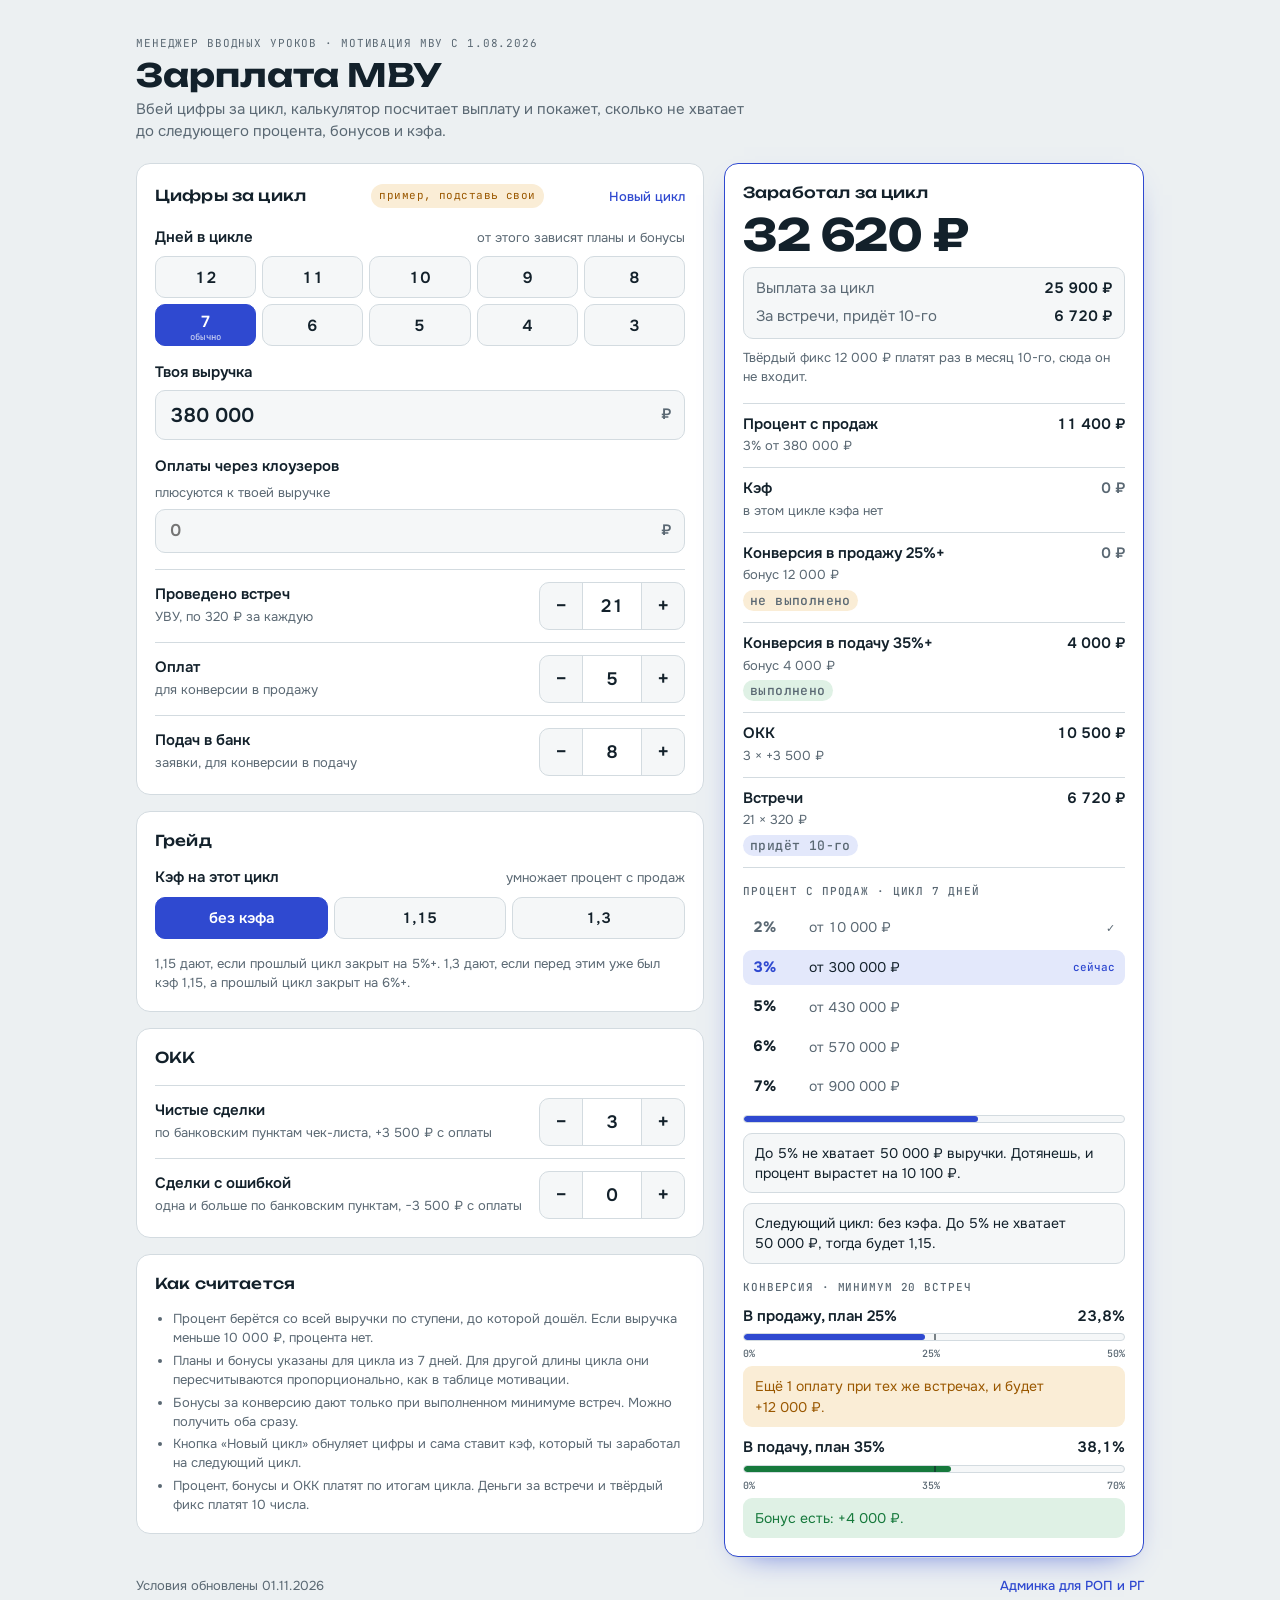
<file: index.html>
<!doctype html>
<html lang="ru">
<head>
<meta charset="utf-8">
<meta name="viewport" content="width=device-width, initial-scale=1, viewport-fit=cover">
<meta name="robots" content="noindex, nofollow">
<title>Зарплата МВУ</title>
<link rel="icon" href="data:image/svg+xml,%3Csvg xmlns='http://www.w3.org/2000/svg' viewBox='0 0 32 32'%3E%3Crect width='32' height='32' rx='8' fill='%232F49D0'/%3E%3Ctext x='16' y='22' font-family='Arial' font-weight='700' font-size='16' text-anchor='middle' fill='white'%3E%E2%82%BD%3C/text%3E%3C/svg%3E">
<link rel="preconnect" href="https://fonts.googleapis.com">
<link rel="preconnect" href="https://fonts.gstatic.com" crossorigin>
<link rel="stylesheet" href="https://fonts.googleapis.com/css2?family=JetBrains+Mono:wght@500&family=Onest:wght@400;500;600;700&family=Unbounded:wght@500;700&display=swap">
<link rel="stylesheet" href="style.css">
</head>
<body>
<div class="wrap">
  <header class="top">
    <div class="eyebrow" id="cfgTitle">Менеджер вводных уроков</div>
    <h1>Зарплата МВУ</h1>
    <p>Вбей цифры за цикл, калькулятор посчитает выплату и покажет, сколько не хватает до следующего процента, бонусов и кэфа.</p>
  </header>

  <div class="layout">
    <div class="col">
      <section class="panel" aria-labelledby="h-in">
        <div class="panel-head">
          <h2 id="h-in">Цифры за цикл</h2>
          <span class="tag" id="exampleTag">пример, подставь свои</span>
          <button class="linkbtn" id="resetBtn" type="button">Новый цикл</button>
        </div>

        <div class="load">
          <div class="lbl"><b>Дней в цикле</b><span class="hint-sm">от этого зависят планы и бонусы</span></div>
          <div class="chips" id="days" role="group" aria-label="Дней в цикле"></div>
        </div>

        <div class="field">
          <label for="own">Твоя выручка</label>
          <div class="money">
            <input class="inp" id="own" type="text" inputmode="numeric" autocomplete="off" placeholder="0">
            <span class="cur">₽</span>
          </div>
        </div>
        <div class="field">
          <label for="closers">Оплаты через клоузеров</label>
          <span class="hint-sm">плюсуются к твоей выручке</span>
          <div class="money">
            <input class="inp sm" id="closers" type="text" inputmode="numeric" autocomplete="off" placeholder="0">
            <span class="cur">₽</span>
          </div>
        </div>

        <div class="counts">
          <div class="count">
            <div class="txt"><b>Проведено встреч</b><span id="meetDesc">УВУ</span></div>
            <div class="stepper" data-key="meetings">
              <button type="button" data-d="-1" aria-label="Минус встреча">−</button>
              <input id="meetings" type="text" inputmode="numeric" autocomplete="off" aria-label="Проведено встреч">
              <button type="button" data-d="1" aria-label="Плюс встреча">+</button>
            </div>
          </div>
          <div class="count">
            <div class="txt"><b>Оплат</b><span>для конверсии в продажу</span></div>
            <div class="stepper" data-key="sales">
              <button type="button" data-d="-1" aria-label="Минус оплата">−</button>
              <input id="sales" type="text" inputmode="numeric" autocomplete="off" aria-label="Оплат">
              <button type="button" data-d="1" aria-label="Плюс оплата">+</button>
            </div>
          </div>
          <div class="count">
            <div class="txt"><b>Подач в банк</b><span>заявки, для конверсии в подачу</span></div>
            <div class="stepper" data-key="subs">
              <button type="button" data-d="-1" aria-label="Минус подача">−</button>
              <input id="subs" type="text" inputmode="numeric" autocomplete="off" aria-label="Подач в банк">
              <button type="button" data-d="1" aria-label="Плюс подача">+</button>
            </div>
          </div>
        </div>
      </section>

      <section class="panel" aria-labelledby="h-coef" id="gradePanel">
        <h2 id="h-coef">Грейд</h2>
        <div class="load">
          <div class="lbl"><b>Кэф на этот цикл</b><span class="hint-sm">умножает процент с продаж</span></div>
          <div class="chips c3" id="coef" role="group" aria-label="Кэф на этот цикл"></div>
        </div>
        <span class="hint-sm" id="gradeRule"></span>
      </section>

      <section class="panel" aria-labelledby="h-okk">
        <h2 id="h-okk">ОКК</h2>
        <div class="counts">
          <div class="count">
            <div class="txt"><b>Чистые сделки</b><span id="okkCleanDesc"></span></div>
            <div class="stepper" data-key="okkClean">
              <button type="button" data-d="-1" aria-label="Минус чистая сделка">−</button>
              <input id="okkClean" type="text" inputmode="numeric" autocomplete="off" aria-label="Чистые сделки">
              <button type="button" data-d="1" aria-label="Плюс чистая сделка">+</button>
            </div>
          </div>
          <div class="count">
            <div class="txt"><b>Сделки с ошибкой</b><span id="okkErrDesc"></span></div>
            <div class="stepper" data-key="okkErr">
              <button type="button" data-d="-1" aria-label="Минус сделка с ошибкой">−</button>
              <input id="okkErr" type="text" inputmode="numeric" autocomplete="off" aria-label="Сделки с ошибкой">
              <button type="button" data-d="1" aria-label="Плюс сделка с ошибкой">+</button>
            </div>
          </div>
        </div>
      </section>

      <section class="panel" aria-labelledby="h-how">
        <h2 id="h-how">Как считается</h2>
        <ul class="notes" id="notes"></ul>
      </section>
    </div>

    <section class="panel result" id="result" aria-labelledby="h-res">
      <div class="total" id="totalCard">
        <h2 id="h-res">Заработал за цикл</h2>
        <div class="big" id="total">0 ₽</div>
        <div class="split">
          <div><span>Выплата за цикл</span><b id="weekly">0 ₽</b></div>
          <div><span id="softLbl">За встречи</span><b id="soft">0 ₽</b></div>
        </div>
        <div class="sub" id="totalSub"></div>
      </div>

      <div class="rows" id="rows"></div>

      <div class="block">
        <h3 id="ladderTitle">Процент с продаж</h3>
        <ol class="ladder" id="ladder"></ol>
        <div class="meter" id="tierMeter"><i></i></div>
        <div class="hint" id="tierHint"></div>
        <div class="hint" id="coefHint"></div>
      </div>

      <div class="block">
        <h3 id="convTitle">Конверсия</h3>
        <div class="conv">
          <div class="top"><b id="cSaleLbl">В продажу</b><span id="cSaleVal">0%</span></div>
          <div class="meter" id="cSaleMeter"><i></i><span class="mark"></span></div>
          <div class="scale" id="cSaleScale"></div>
          <div class="hint" id="cSaleHint"></div>
        </div>
        <div class="conv">
          <div class="top"><b id="cSubLbl">В подачу</b><span id="cSubVal">0%</span></div>
          <div class="meter" id="cSubMeter"><i></i><span class="mark"></span></div>
          <div class="scale" id="cSubScale"></div>
          <div class="hint" id="cSubHint"></div>
        </div>
      </div>
    </section>
  </div>

  <footer class="foot">
    <span id="cfgStatus">Загружаю условия…</span>
    <a class="navlink" href="admin/">Админка для РОП и РГ</a>
  </footer>
</div>

<div class="bar calc" id="bar">
  <div class="l"><span>Заработал за цикл</span><b id="barTotal">0 ₽</b></div>
  <button type="button" class="btn primary" id="barBtn">Разбор</button>
</div>

<script src="engine.js"></script>
<script>
(function () {
  'use strict';
  var M = window.MVU, rub = M.rub, pc = M.pc, kf = M.kf, pl = M.pl, fmt = M.fmt;
  var KEY = 'mvu-calc-v1';
  var cfg = M.normalize(M.DEFAULT_CONFIG);
  var EXAMPLE = { days: 7, own: 380000, closers: 0, meetings: 21, sales: 5, subs: 8, coef: 1, okkClean: 3, okkErr: 0 };
  var W_MEET = ['встреча', 'встречи', 'встреч'], W_MEET_ACC = ['встречу', 'встречи', 'встреч'];
  var W_SALE_ACC = ['оплату', 'оплаты', 'оплат'], W_SUB_ACC = ['подачу', 'подачи', 'подач'];

  var state = Object.assign({}, EXAMPLE), isExample = true;
  try {
    var saved = JSON.parse(localStorage.getItem(KEY));
    if (saved && typeof saved === 'object') {
      Object.keys(EXAMPLE).forEach(function (k) { if (typeof saved[k] === 'number') state[k] = saved[k]; });
      isExample = false;
    }
  } catch (e) {}

  function $(id) { return document.getElementById(id); }
  function save() { try { localStorage.setItem(KEY, JSON.stringify(state)); } catch (e) {} }
  function touched() { isExample = false; save(); render(); }
  function setMeter(id, frac, ok) {
    var m = $(id);
    m.querySelector('i').style.width = (Math.max(0, Math.min(1, frac)) * 100) + '%';
    m.classList.toggle('ok', !!ok);
  }
  function setHint(id, text, kind) { var h = $(id); h.textContent = text; h.className = 'hint' + (kind ? ' ' + kind : ''); }

  /* chips that depend on config */
  function buildChips() {
    var d = $('days'); d.innerHTML = '';
    if (cfg.days.indexOf(state.days) < 0) state.days = cfg.baseDays;
    d.className = 'chips' + (cfg.days.length <= 4 ? ' c4' : '');
    cfg.days.forEach(function (n) {
      var b = document.createElement('button');
      b.type = 'button'; b.className = 'chip' + (n === cfg.baseDays ? ' base' : ''); b.textContent = n; b.dataset.v = n;
      b.addEventListener('click', function () { state.days = n; touched(); });
      d.appendChild(b);
    });
    var c = $('coef'); c.innerHTML = '';
    var opts = M.coefOptions(cfg);
    if (opts.indexOf(state.coef) < 0) state.coef = 1;
    c.className = 'chips ' + (opts.length === 4 ? 'c4' : 'c3');
    opts.forEach(function (v) {
      var b = document.createElement('button');
      b.type = 'button'; b.className = 'chip'; b.textContent = v === 1 ? 'без кэфа' : kf(v); b.dataset.v = v;
      b.addEventListener('click', function () { state.coef = v; touched(); });
      c.appendChild(b);
    });
    $('gradePanel').hidden = !cfg.grades.length;
  }

  /* text that depends on config */
  function fillTexts() {
    $('cfgTitle').textContent = 'Менеджер вводных уроков · ' + cfg.title;
    $('meetDesc').textContent = 'УВУ, по ' + rub(cfg.meetingRate) + ' за каждую';
    $('okkCleanDesc').textContent = 'по банковским пунктам чек-листа, +' + rub(cfg.okk.clean) + ' с оплаты';
    $('okkErrDesc').textContent = 'одна и больше по банковским пунктам, −' + rub(cfg.okk.error) + ' с оплаты';
    $('softLbl').textContent = 'За встречи, придёт ' + cfg.payday + '-го';
    $('cSaleLbl').textContent = 'В продажу, план ' + pc(cfg.saleConv.min);
    $('cSubLbl').textContent = 'В подачу, план ' + pc(cfg.subConv.min);
    $('cSaleScale').innerHTML = '<span>0%</span><span>' + pc(cfg.saleConv.min) + '</span><span>' + pc(cfg.saleConv.min * 2) + '</span>';
    $('cSubScale').innerHTML = '<span>0%</span><span>' + pc(cfg.subConv.min) + '</span><span>' + pc(cfg.subConv.min * 2) + '</span>';
    $('gradeRule').textContent = cfg.grades.map(function (g, i) {
      if (i === 0) return kf(g.coef) + ' дают, если прошлый цикл закрыт на ' + pc(g.prev) + '+.';
      return kf(g.coef) + ' дают, если перед этим уже был кэф ' + kf(cfg.grades[i - 1].coef) + ', а прошлый цикл закрыт на ' + pc(g.prev) + '+.';
    }).join(' ');
    var notes = [
      'Процент берётся со всей выручки по ступени, до которой дошёл. Если выручка меньше ' + rub(cfg.floor.from) + ', процента нет.',
      'Планы и бонусы указаны для цикла из ' + cfg.baseDays + ' ' + pl(cfg.baseDays, ['дня', 'дней', 'дней']) + '. Для другой длины цикла они пересчитываются пропорционально, как в таблице мотивации.',
      'Бонусы за конверсию дают только при выполненном минимуме встреч. Можно получить оба сразу.',
      'Кнопка «Новый цикл» обнуляет цифры и сама ставит кэф, который ты заработал на следующий цикл.',
      'Процент, бонусы и ОКК платят по итогам цикла. Деньги за встречи и твёрдый фикс платят ' + cfg.payday + ' числа.'
    ];
    $('notes').innerHTML = notes.map(function (n) { return '<li>' + n + '</li>'; }).join('');
  }

  function bindMoney(id) {
    var el = $(id);
    el.addEventListener('input', function () {
      var d = el.value.replace(/\D/g, '').slice(0, 9);
      state[id] = d ? parseInt(d, 10) : 0;
      el.value = d ? fmt(state[id]) : '';
      touched();
    });
  }
  ['own', 'closers'].forEach(bindMoney);

  document.querySelectorAll('.stepper').forEach(function (st) {
    var key = st.dataset.key, inp = st.querySelector('input');
    st.querySelectorAll('button').forEach(function (b) {
      b.addEventListener('click', function () {
        state[key] = Math.max(0, (state[key] || 0) + parseInt(b.dataset.d, 10));
        inp.value = state[key]; touched();
      });
    });
    inp.addEventListener('input', function () {
      var d = inp.value.replace(/\D/g, '').slice(0, 4);
      state[key] = d ? parseInt(d, 10) : 0; inp.value = d; touched();
    });
    inp.addEventListener('blur', function () { inp.value = state[key]; });
  });

  $('resetBtn').addEventListener('click', function () {
    state.coef = M.compute(cfg, state).nextCoef;
    ['own', 'closers', 'meetings', 'sales', 'subs', 'okkClean', 'okkErr'].forEach(function (k) { state[k] = 0; });
    isExample = false; fillInputs(); save(); render();
  });

  function fillInputs() {
    ['own', 'closers'].forEach(function (k) { $(k).value = state[k] ? fmt(state[k]) : ''; });
    ['meetings', 'sales', 'subs', 'okkClean', 'okkErr'].forEach(function (k) { $(k).value = state[k]; });
  }

  function convHint(have, minPct, bonus, r, wordsAcc) {
    if (!state.meetings) return ['Добавь проведённые встречи, чтобы посчитать конверсию.', ''];
    if (!r.meetOK) {
      var m = r.scale.minMeet - state.meetings;
      return ['Для бонуса нужно минимум ' + r.scale.minMeet + ' ' + pl(r.scale.minMeet, W_MEET) + '. Осталось провести ' + m + ' ' + pl(m, W_MEET_ACC) + '.', 'warn'];
    }
    var d = M.convNeed(have, minPct, state.meetings);
    if (!d) return ['Бонус есть: +' + rub(bonus) + '.', 'good'];
    return ['Ещё ' + d + ' ' + pl(d, wordsAcc) + ' при тех же встречах, и будет +' + rub(bonus) + '.', 'warn'];
  }

  function render() {
    var r = M.compute(cfg, state);
    $('exampleTag').hidden = !isExample;
    document.querySelectorAll('#days .chip').forEach(function (c) { c.setAttribute('aria-pressed', String(+c.dataset.v === state.days)); });
    document.querySelectorAll('#coef .chip').forEach(function (c) { c.setAttribute('aria-pressed', String(+c.dataset.v === state.coef)); });

    $('total').textContent = rub(r.total);
    $('barTotal').textContent = rub(r.total);
    $('weekly').textContent = rub(r.weekly);
    $('soft').textContent = rub(r.soft);
    $('totalSub').textContent = 'Твёрдый фикс ' + rub(cfg.hardFix) + ' платят раз в месяц ' + cfg.payday + '-го, сюда он не входит.';

    var okkParts = [];
    if (state.okkClean) okkParts.push(state.okkClean + ' × +' + rub(cfg.okk.clean));
    if (state.okkErr) okkParts.push(state.okkErr + ' × −' + rub(cfg.okk.error));
    var rows = [
      { n: 'Процент с продаж', d: r.cur.rate ? pc(r.ratePct) + ' от ' + rub(r.revenue) : 'выручка меньше ' + rub(r.scale.tiers[1] ? r.scale.tiers[1].from : 0), a: r.pct, on: r.pct > 0 },
      { n: state.coef > 1 ? 'Кэф ' + kf(state.coef) : 'Кэф', d: state.coef > 1 ? '+' + Math.round((state.coef - 1) * 100) + '% к проценту' : 'в этом цикле кэфа нет', a: r.coefAdd, on: r.coefAdd > 0, hide: !cfg.grades.length },
      { n: 'Конверсия в продажу ' + pc(cfg.saleConv.min) + '+', d: 'бонус ' + rub(r.saleBonus), a: r.saleOK ? r.saleBonus : 0, on: r.saleOK, pill: r.saleOK ? ['ok', 'выполнено'] : ['no', 'не выполнено'] },
      { n: 'Конверсия в подачу ' + pc(cfg.subConv.min) + '+', d: 'бонус ' + rub(r.subBonus), a: r.subOK ? r.subBonus : 0, on: r.subOK, pill: r.subOK ? ['ok', 'выполнено'] : ['no', 'не выполнено'] },
      { n: 'ОКК', d: okkParts.length ? okkParts.join(', ') : 'нет отмеченных сделок', a: r.okk, on: r.okk !== 0, neg: r.okk < 0 },
      { n: 'Встречи', d: state.meetings + ' × ' + rub(cfg.meetingRate), a: r.soft, on: r.soft > 0, pill: ['later', 'придёт ' + cfg.payday + '-го'] }
    ];
    $('rows').innerHTML = rows.filter(function (x) { return !x.hide; }).map(function (x) {
      var pill = x.pill ? '<br><span class="pill ' + x.pill[0] + '">' + x.pill[1] + '</span>' : '';
      return '<div class="row' + (x.on ? '' : ' off') + (x.neg ? ' neg' : '') + '"><div class="name"><b>' + x.n + '</b><span>' + x.d + '</span>' + pill + '</div><div class="amt">' + rub(x.a) + '</div></div>';
    }).join('');

    $('ladderTitle').textContent = 'Процент с продаж · цикл ' + state.days + ' ' + pl(state.days, ['день', 'дня', 'дней']);
    $('ladder').innerHTML = r.scale.tiers.slice(1).map(function (t, j) {
      var i = j + 1, cls = i < r.ti ? 'done' : (i === r.ti ? 'cur' : '');
      return '<li class="' + cls + '"><span class="r">' + pc(t.rate * 100) + '</span><span class="f">от ' + rub(t.from) + '</span><span class="s">' + (i < r.ti ? '✓' : (i === r.ti ? 'сейчас' : '')) + '</span></li>';
    }).join('');

    if (r.next) {
      setMeter('tierMeter', (r.revenue - r.cur.from) / (r.next.from - r.cur.from), false);
      setHint('tierHint', 'До ' + pc(r.next.rate * 100) + ' не хватает ' + rub(r.toNext) + ' выручки. Дотянешь, и процент вырастет на ' + rub(r.nextGain) + '.', '');
    } else {
      setMeter('tierMeter', 1, true);
      setHint('tierHint', 'Ты на максимальной ступени ' + pc(r.ratePct) + '.', 'good');
    }

    var ch = $('coefHint');
    ch.hidden = !cfg.grades.length;
    if (cfg.grades.length) {
      var nc = r.nextCoef, g = r.coefGoal;
      var txt = 'Следующий цикл: ' + (nc > 1 ? 'кэф ' + kf(nc) : 'без кэфа') + '.';
      if (g && g.needNextCycle) txt += ' Закроешь и следующий цикл на ' + pc(g.prev) + '+, получишь ' + kf(g.coef) + '.';
      else if (g && g.need > 0) txt += ' До ' + pc(g.prev) + ' не хватает ' + rub(g.need) + ', тогда будет ' + kf(g.coef) + '.';
      setHint('coefHint', txt, nc > 1 ? 'good' : '');
    }

    $('convTitle').textContent = 'Конверсия · минимум ' + r.scale.minMeet + ' ' + pl(r.scale.minMeet, W_MEET);
    $('cSaleVal').textContent = pc(r.cs * 100);
    $('cSubVal').textContent = pc(r.cp * 100);
    setMeter('cSaleMeter', r.cs * 100 / (cfg.saleConv.min * 2 || 1), r.saleOK);
    setMeter('cSubMeter', r.cp * 100 / (cfg.subConv.min * 2 || 1), r.subOK);
    var h1 = convHint(state.sales, cfg.saleConv.min, r.saleBonus, r, W_SALE_ACC);
    var h2 = convHint(state.subs, cfg.subConv.min, r.subBonus, r, W_SUB_ACC);
    setHint('cSaleHint', h1[0], h1[1]);
    setHint('cSubHint', h2[0], h2[1]);
  }

  var bar = $('bar');
  $('barBtn').addEventListener('click', function () {
    $('result').scrollIntoView({ behavior: matchMedia('(prefers-reduced-motion: reduce)').matches ? 'auto' : 'smooth', block: 'start' });
  });
  if ('IntersectionObserver' in window) {
    new IntersectionObserver(function (es) { es.forEach(function (e) { bar.hidden = e.isIntersecting; }); }).observe($('totalCard'));
  }

  function apply(newCfg) {
    cfg = newCfg;
    buildChips(); fillTexts(); fillInputs(); render();
  }
  apply(cfg);
  M.loadConfig('').then(function (res) {
    apply(res.cfg);
    $('cfgStatus').textContent = res.ok
      ? 'Условия обновлены ' + (M.dateRu(res.cfg.updated) || '—')
      : 'Не удалось загрузить актуальные условия, считаю по сохранённым в сайте.';
  });
})();
</script>
</body>
</html>
</file>
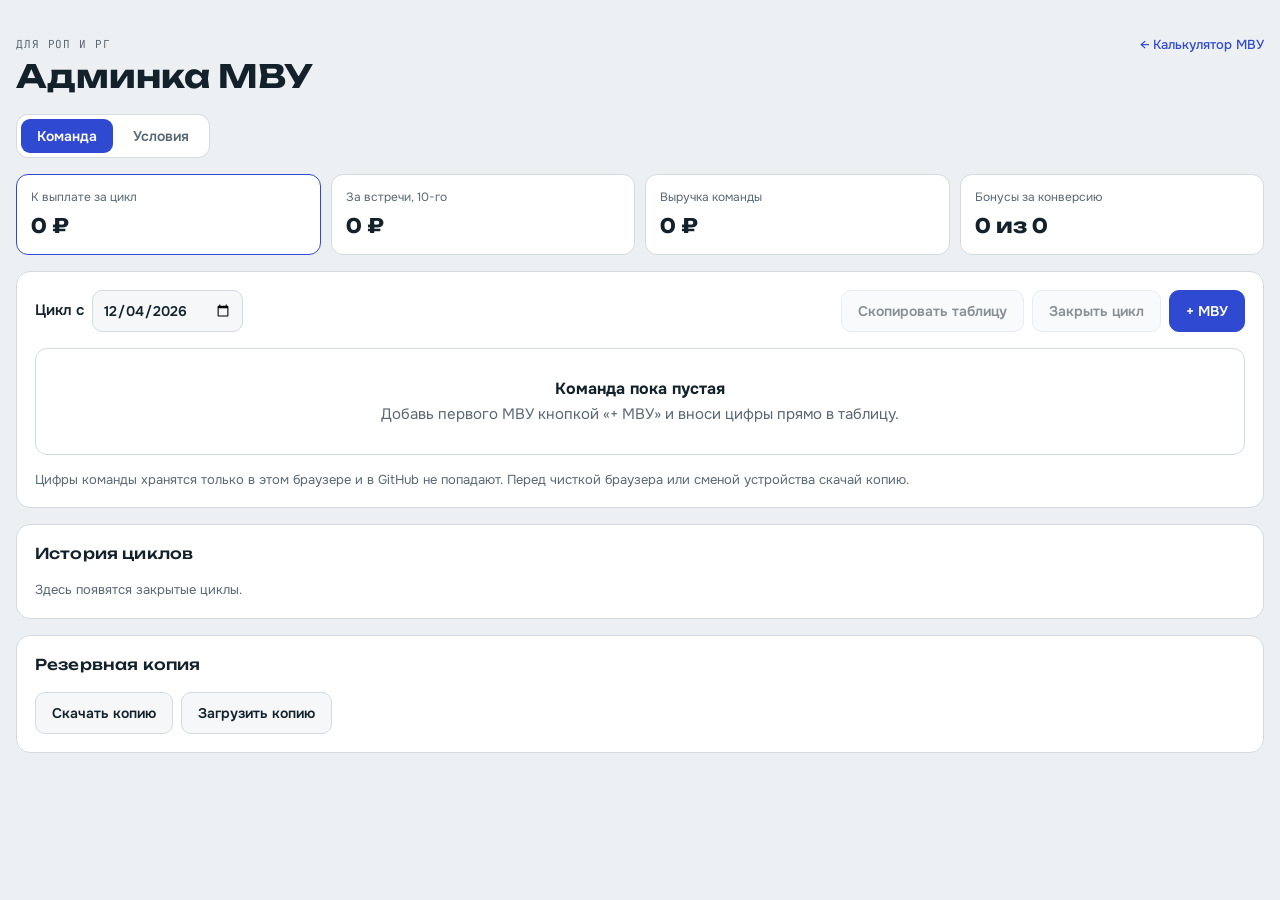
<file: admin/index.html>
<!doctype html>
<html lang="ru">
<head>
<meta charset="utf-8">
<meta name="viewport" content="width=device-width, initial-scale=1, viewport-fit=cover">
<meta name="robots" content="noindex, nofollow">
<title>Админка МВУ</title>
<link rel="icon" href="data:image/svg+xml,%3Csvg xmlns='http://www.w3.org/2000/svg' viewBox='0 0 32 32'%3E%3Crect width='32' height='32' rx='8' fill='%2313212B'/%3E%3Ctext x='16' y='22' font-family='Arial' font-weight='700' font-size='16' text-anchor='middle' fill='white'%3E%E2%82%BD%3C/text%3E%3C/svg%3E">
<link rel="preconnect" href="https://fonts.googleapis.com">
<link rel="preconnect" href="https://fonts.gstatic.com" crossorigin>
<link rel="stylesheet" href="https://fonts.googleapis.com/css2?family=JetBrains+Mono:wght@500&family=Onest:wght@400;500;600;700&family=Unbounded:wght@500;700&display=swap">
<link rel="stylesheet" href="../style.css">
<style>
/* Layout: tabs on top; Команда = stat tiles + wide editable table + history; Условия = form sections + preview table + sticky save bar */
.tabs{display:flex;gap:4px;padding:4px;background:var(--surface);border:1px solid var(--line);border-radius:12px;width:max-content;max-width:100%}
.tabs a{padding:8px 16px;border-radius:9px;font:600 14px var(--body);color:var(--muted);text-decoration:none}
.tabs a[aria-current="page"]{background:var(--accent);color:var(--on-accent)}
.view{display:grid;gap:16px;margin-top:16px}

.stats{display:grid;grid-template-columns:repeat(4,minmax(0,1fr));gap:10px}
.stat{background:var(--surface);border:1px solid var(--line);border-radius:12px;padding:14px;display:grid;gap:4px;min-width:0}
.stat span{font-size:12px;color:var(--muted)}
.stat b{font-family:var(--display);font-weight:700;font-size:20px;font-variant-numeric:tabular-nums;overflow-wrap:anywhere}
.stat.main{border-color:var(--accent)}
@media (max-width:720px){.stats{grid-template-columns:repeat(2,minmax(0,1fr))}}

.toolbar{display:flex;gap:8px;flex-wrap:wrap;align-items:center}
.toolbar .grow{flex:1}
.cycle{display:flex;align-items:center;gap:8px;flex-wrap:wrap}
.cycle label{font-weight:600}
.cycle input{height:42px;border:1px solid var(--line);border-radius:10px;background:var(--field);color:var(--ink);font:600 14px var(--body);padding:0 10px}

.tbl-wrap{overflow-x:auto;border:1px solid var(--line);border-radius:12px;background:var(--surface)}
table.team{border-collapse:separate;border-spacing:0;width:100%;font-variant-numeric:tabular-nums;font-size:14px}
table.team th{font:500 11px var(--mono);letter-spacing:.04em;text-transform:uppercase;color:var(--muted);text-align:left;padding:10px 8px;border-bottom:1px solid var(--line);white-space:nowrap;background:var(--surface)}
table.team th.calc,table.team td.calc{background:var(--field)}
table.team td{padding:6px 8px;border-bottom:1px solid var(--line);vertical-align:middle;white-space:nowrap}
table.team tbody tr:last-child td{border-bottom:0}
table.team tfoot td{border-top:1px solid var(--line);font-weight:700;padding:10px 8px}
table.team th:first-child,table.team td:first-child{position:sticky;left:0;z-index:1;background:var(--surface);border-right:1px solid var(--line)}
table.team td.num,table.team th.num{text-align:right}
table.team th:last-child,table.team td:last-child{position:sticky;right:0;z-index:1;background:var(--field);border-left:1px solid var(--line);box-shadow:-10px 0 14px -12px rgba(0,0,0,.35)}
.namecell{display:flex;gap:4px;align-items:center}
.cin{height:36px;width:100%;border:1px solid var(--line);border-radius:8px;background:var(--field);color:var(--ink);font:500 14px var(--body);font-variant-numeric:tabular-nums;padding:0 8px;outline:none}
.cin:focus{border-color:var(--accent);box-shadow:0 0 0 2px var(--accent-soft)}
.cin.name{min-width:130px;font-weight:600}
.cin.money{min-width:96px;text-align:right}
.cin.int{width:52px;text-align:right}
.cin.sel{width:auto;min-width:64px;padding-right:4px}
.cell-tier b{display:block}
.cell-tier small,.cell-sub{display:block;font-size:12px;color:var(--muted)}
.amt{font-weight:600}
.amt.big{font-weight:700}
.amt.neg{color:var(--bad)}
.x{width:32px;height:32px;border-radius:8px;border:1px solid transparent;background:none;color:var(--muted);font:500 18px var(--body);cursor:pointer}
.x:hover{border-color:var(--line);color:var(--bad)}
.x.armed{background:var(--bad);color:#fff;width:auto;padding:0 10px;font-size:12px;font-weight:600}
.empty{padding:28px 18px;text-align:center;color:var(--muted)}
.empty b{display:block;color:var(--ink);font-size:16px;margin-bottom:4px}

.confirm{display:flex;gap:10px;align-items:center;flex-wrap:wrap;justify-content:space-between}
.confirm p{margin:0;flex:1 1 260px}
.confirm .btns{display:flex;gap:8px}

.history{display:grid;gap:8px}
.history details{border:1px solid var(--line);border-radius:10px;background:var(--field)}
.history summary{cursor:pointer;padding:12px 14px;display:flex;justify-content:space-between;gap:12px;flex-wrap:wrap;list-style:none}
.history summary::-webkit-details-marker{display:none}
.history summary b{font-weight:600}
.history summary span{color:var(--muted);font-variant-numeric:tabular-nums}
.history .inner{padding:0 14px 14px;display:grid;gap:10px}
.history table{border-collapse:collapse;width:100%;font-size:13px;font-variant-numeric:tabular-nums}
.history th{font:500 10px var(--mono);text-transform:uppercase;letter-spacing:.04em;color:var(--muted);text-align:left;padding:6px;border-bottom:1px solid var(--line);white-space:nowrap}
.history td{padding:6px;border-bottom:1px solid var(--line);white-space:nowrap}
.history td.num,.history th.num{text-align:right}

/* rules */
.form-grid{display:grid;gap:12px;grid-template-columns:repeat(auto-fit,minmax(170px,1fr))}
.lines{display:grid;gap:8px}
.line{display:grid;grid-template-columns:minmax(0,1fr) minmax(0,1.6fr) 36px;gap:8px;align-items:end}
.line .field label{font-size:13px;font-weight:500;color:var(--muted)}
.rin{height:44px;width:100%;border:1px solid var(--line);border-radius:10px;background:var(--field);color:var(--ink);font:600 16px var(--body);font-variant-numeric:tabular-nums;padding:0 12px;outline:none}
.rin:focus{border-color:var(--accent);box-shadow:0 0 0 3px var(--accent-soft)}
.unit{position:relative}
.unit .rin{padding-right:34px}
.unit em{position:absolute;right:12px;top:50%;transform:translateY(-50%);font-style:normal;color:var(--muted);font-weight:600;pointer-events:none}
.daychips{display:grid;grid-template-columns:repeat(7,minmax(0,1fr));gap:6px}
.daychips .chip{min-height:38px;font-size:15px}
.preview{overflow-x:auto;border:1px solid var(--line);border-radius:10px}
.preview table{border-collapse:collapse;width:100%;font-size:13px;font-variant-numeric:tabular-nums}
.preview th,.preview td{padding:7px 8px;border-bottom:1px solid var(--line);text-align:right;white-space:nowrap}
.preview th:first-child,.preview td:first-child{text-align:left;position:sticky;left:0;background:var(--surface)}
.preview thead th{font:500 11px var(--mono);color:var(--muted)}
.preview td.base,.preview th.base{background:var(--accent-soft)}
.preview tr:last-child td{border-bottom:0}

.savebar{position:sticky;bottom:0;z-index:5;background:var(--surface);border:1px solid var(--line);border-radius:12px;padding:12px 14px;
  padding-bottom:calc(12px + env(safe-area-inset-bottom,0px));display:flex;gap:10px;align-items:center;flex-wrap:wrap;justify-content:space-between;box-shadow:0 -8px 24px -18px rgba(0,0,0,.4)}
.savebar .msg{flex:1 1 220px;font-size:14px}
.savebar .msg.dirty{color:var(--warn);font-weight:600}
.savebar .msg.ok{color:var(--good);font-weight:600}
.savebar .msg.err{color:var(--bad);font-weight:600}
.savebar .btns{display:flex;gap:8px}
.keybox{display:grid;gap:10px}
.keyrow{display:flex;gap:8px;flex-wrap:wrap}
.keyrow input{flex:1 1 220px}
.wrap.wide{padding-bottom:48px}
</style>
</head>
<body>
<div class="wrap wide">
  <header class="top">
    <div class="topline">
      <div class="eyebrow">Для РОП и РГ</div>
      <a class="navlink" href="../">← Калькулятор МВУ</a>
    </div>
    <h1>Админка МВУ</h1>
  </header>

  <nav class="tabs" aria-label="Разделы">
    <a href="#team" id="tabTeam">Команда</a>
    <a href="#rules" id="tabRules">Условия</a>
  </nav>

  <!-- КОМАНДА -->
  <section class="view" id="viewTeam" aria-label="Команда">
    <div class="stats">
      <div class="stat main"><span>К выплате за цикл</span><b id="sWeekly">0 ₽</b></div>
      <div class="stat"><span id="sSoftLbl">За встречи, 10-го</span><b id="sSoft">0 ₽</b></div>
      <div class="stat"><span>Выручка команды</span><b id="sRev">0 ₽</b></div>
      <div class="stat"><span>Бонусы за конверсию</span><b id="sBonus">0 из 0</b></div>
    </div>

    <div class="panel">
      <div class="toolbar">
        <div class="cycle"><label for="cycleStart">Цикл с</label><input type="date" id="cycleStart"></div>
        <span class="grow"></span>
        <button class="btn" type="button" id="copyBtn">Скопировать таблицу</button>
        <button class="btn" type="button" id="closeBtn">Закрыть цикл</button>
        <button class="btn primary" type="button" id="addBtn">+ МВУ</button>
      </div>
      <div class="hint" id="closeBox" hidden>
        <div class="confirm">
          <p id="closeText"></p>
          <div class="btns"><button class="btn sm" type="button" id="closeNo">Отмена</button><button class="btn sm primary" type="button" id="closeYes">Закрыть цикл</button></div>
        </div>
      </div>
      <div class="hint good" id="toast" hidden></div>
      <div class="tbl-wrap">
        <table class="team" id="teamTable">
          <thead>
            <tr>
              <th>МВУ</th><th>Дней</th><th class="num">Выручка</th><th class="num">Клоузеры</th>
              <th class="num">Встреч</th><th class="num">Оплат</th><th class="num">Подач</th><th>Кэф</th>
              <th class="num" title="Чистые сделки по чек-листу">ОКК +</th><th class="num" title="Сделки с ошибкой">ОКК −</th>
              <th class="calc">Процент</th><th class="calc num">CR продажа</th><th class="calc num">CR подача</th>
              <th class="calc num">За цикл</th><th class="calc num">Встречи</th><th class="calc">Кэф дальше</th><th class="calc num">Итого</th>
            </tr>
          </thead>
          <tbody id="teamBody"></tbody>
          <tfoot id="teamFoot"></tfoot>
        </table>
        <div class="empty" id="teamEmpty" hidden><b>Команда пока пустая</b>Добавь первого МВУ кнопкой «+ МВУ» и вноси цифры прямо в таблицу.</div>
      </div>
      <p class="hint-sm" style="margin:0">Цифры команды хранятся только в этом браузере и в GitHub не попадают. Перед чисткой браузера или сменой устройства скачай копию.</p>
    </div>

    <div class="panel">
      <div class="panel-head"><h2>История циклов</h2></div>
      <div class="history" id="history"></div>
    </div>

    <div class="panel">
      <div class="panel-head"><h2>Резервная копия</h2></div>
      <div class="toolbar">
        <button class="btn" type="button" id="exportBtn">Скачать копию</button>
        <button class="btn" type="button" id="importBtn">Загрузить копию</button>
        <input type="file" id="importFile" accept="application/json,.json" hidden>
      </div>
      <div class="hint" id="importBox" hidden>
        <div class="confirm">
          <p id="importText"></p>
          <div class="btns"><button class="btn sm" type="button" id="importNo">Отмена</button><button class="btn sm primary" type="button" id="importYes">Заменить</button></div>
        </div>
      </div>
    </div>
  </section>

  <!-- УСЛОВИЯ -->
  <section class="view" id="viewRules" aria-label="Условия" hidden>
    <div class="hint" id="rulesStatus">Загружаю условия…</div>

    <div class="panel">
      <h2>Общее</h2>
      <div class="form-grid">
        <div class="field" style="grid-column:1/-1"><label for="r_title">Название мотивации</label><input class="rin" id="r_title" data-path="title" data-type="text"></div>
        <div class="field"><label for="r_base">Планы заданы для цикла, дней</label><input class="rin" id="r_base" data-path="baseDays" inputmode="numeric"></div>
        <div class="field"><label for="r_payday">Фикс платят, число месяца</label><input class="rin" id="r_payday" data-path="payday" inputmode="numeric"></div>
      </div>
      <div class="load">
        <div class="lbl"><b>Длина цикла на выбор у МВУ</b><span class="hint-sm">отметь все варианты</span></div>
        <div class="daychips" id="r_days"></div>
      </div>
    </div>

    <div class="panel">
      <h2 id="r_tiersTitle">Процент с продаж</h2>
      <div class="form-grid">
        <div class="field"><label for="r_floorRate">Первый процент</label><div class="unit"><input class="rin" id="r_floorRate" data-path="floor.rate" inputmode="decimal"><em>%</em></div></div>
        <div class="field"><label for="r_floorFrom">Начисляется от выручки</label><div class="unit"><input class="rin" id="r_floorFrom" data-path="floor.from" data-money="1" inputmode="numeric"><em>₽</em></div><span class="hint-sm">одинаково для любой длины цикла</span></div>
      </div>
      <div class="lines" id="r_tiers"></div>
      <div><button class="btn sm" type="button" id="r_addTier">+ Ступень</button></div>
    </div>

    <div class="panel">
      <h2 id="r_bonusTitle">Бонусы за цикл</h2>
      <div class="form-grid">
        <div class="field"><label for="r_minMeet">Минимум встреч</label><input class="rin" id="r_minMeet" data-path="minMeetings" inputmode="numeric"></div>
        <div class="field"><label for="r_saleMin">Конверсия в продажу от</label><div class="unit"><input class="rin" id="r_saleMin" data-path="saleConv.min" inputmode="decimal"><em>%</em></div></div>
        <div class="field"><label for="r_saleBonus">Бонус за продажу</label><div class="unit"><input class="rin" id="r_saleBonus" data-path="saleConv.bonus" data-money="1" inputmode="numeric"><em>₽</em></div></div>
        <div class="field"><label for="r_subMin">Конверсия в подачу от</label><div class="unit"><input class="rin" id="r_subMin" data-path="subConv.min" inputmode="decimal"><em>%</em></div></div>
        <div class="field"><label for="r_subBonus">Бонус за подачу</label><div class="unit"><input class="rin" id="r_subBonus" data-path="subConv.bonus" data-money="1" inputmode="numeric"><em>₽</em></div></div>
      </div>
    </div>

    <div class="panel">
      <h2>Встречи, фикс и ОКК</h2>
      <div class="form-grid">
        <div class="field"><label for="r_meet">За проведённую встречу</label><div class="unit"><input class="rin" id="r_meet" data-path="meetingRate" data-money="1" inputmode="numeric"><em>₽</em></div></div>
        <div class="field"><label for="r_fix">Твёрдый фикс в месяц</label><div class="unit"><input class="rin" id="r_fix" data-path="hardFix" data-money="1" inputmode="numeric"><em>₽</em></div></div>
        <div class="field"><label for="r_okkClean">ОКК, чистая сделка</label><div class="unit"><input class="rin" id="r_okkClean" data-path="okk.clean" data-money="1" inputmode="numeric"><em>₽</em></div></div>
        <div class="field"><label for="r_okkErr">ОКК, сделка с ошибкой</label><div class="unit"><input class="rin" id="r_okkErr" data-path="okk.error" data-money="1" inputmode="numeric"><em>₽</em></div><span class="hint-sm">вычитается с каждой оплаты</span></div>
      </div>
    </div>

    <div class="panel">
      <h2>Грейды</h2>
      <span class="hint-sm">Кэф умножает процент с продаж в следующем цикле. Каждый следующий грейд дают, только если уже есть предыдущий.</span>
      <div class="lines" id="r_grades"></div>
      <div><button class="btn sm" type="button" id="r_addGrade">+ Грейд</button></div>
    </div>

    <div class="panel">
      <h2>Проверка по длине цикла</h2>
      <span class="hint-sm">Так условия увидят МВУ. Сверь с таблицей мотивации перед сохранением.</span>
      <div class="preview" id="r_preview"></div>
    </div>

    <div class="panel keybox" id="keyBox">
      <h2>Ключ панели</h2>
      <div id="keyIn">
        <span class="hint-sm">Нужен только для сохранения условий. Ключ выдаёт владелец сайта, он хранится только на этом устройстве.</span>
        <div class="keyrow" style="margin-top:10px">
          <input class="rin" id="keyInput" type="password" autocomplete="off" placeholder="github_pat_…">
          <button class="btn" type="button" id="keySave">Запомнить</button>
        </div>
      </div>
      <div id="keyOk" class="keyrow" hidden>
        <span class="hint good" style="flex:1">Ключ сохранён на этом устройстве.</span>
        <button class="btn" type="button" id="keyForget">Забыть ключ</button>
      </div>
    </div>

    <div class="savebar">
      <span class="msg" id="saveMsg">Изменений нет</span>
      <div class="btns">
        <button class="btn" type="button" id="revertBtn" disabled>Отменить</button>
        <button class="btn primary" type="button" id="saveBtn" disabled>Сохранить для всех</button>
      </div>
    </div>
  </section>
</div>

<script src="../engine.js"></script>
<script>
(function () {
  'use strict';
  var M = window.MVU, rub = M.rub, pc = M.pc, kf = M.kf, fmt = M.fmt, pl = M.pl;

  /* где лежит репозиторий: берём из адреса github.io, иначе значения по умолчанию */
  var OWNER = 'zevs2018123-cloud', REPO = 'mvu-calc', BRANCH = 'main', FILE = 'config.json';
  if (/\.github\.io$/.test(location.hostname)) {
    OWNER = location.hostname.split('.')[0];
    var seg = location.pathname.split('/').filter(Boolean)[0];
    if (seg && seg !== 'admin') REPO = seg;
  }
  var API = 'https://api.github.com/repos/' + OWNER + '/' + REPO + '/contents/' + FILE;

  var TEAM_KEY = 'mvu-team-v1', TOKEN_KEY = 'mvu-panel-key';
  var cfg = M.normalize(M.DEFAULT_CONFIG);
  function $(id) { return document.getElementById(id); }
  function esc(s) { return String(s == null ? '' : s).replace(/[&<>"']/g, function (c) { return { '&': '&amp;', '<': '&lt;', '>': '&gt;', '"': '&quot;', "'": '&#39;' }[c]; }); }
  function today() { var d = new Date(); d.setMinutes(d.getMinutes() - d.getTimezoneOffset()); return d.toISOString().slice(0, 10); }
  function uid() { return Math.random().toString(36).slice(2, 10); }
  function lsGet(k) { try { return localStorage.getItem(k); } catch (e) { return null; } }
  function lsSet(k, v) { try { localStorage.setItem(k, v); return true; } catch (e) { return false; } }
  function lsDel(k) { try { localStorage.removeItem(k); } catch (e) {} }

  /* ---------- tabs ---------- */
  function route() {
    var rules = location.hash === '#rules';
    $('viewTeam').hidden = rules; $('viewRules').hidden = !rules;
    $('tabTeam').setAttribute('aria-current', rules ? 'false' : 'page');
    $('tabRules').setAttribute('aria-current', rules ? 'page' : 'false');
  }
  window.addEventListener('hashchange', route); route();

  /* ================= КОМАНДА ================= */
  var team = { cycleStart: today(), rows: [], history: [] };
  try {
    var t = JSON.parse(lsGet(TEAM_KEY));
    if (t && Array.isArray(t.rows)) team = { cycleStart: t.cycleStart || today(), rows: t.rows, history: Array.isArray(t.history) ? t.history : [] };
  } catch (e) {}
  function saveTeam() { lsSet(TEAM_KEY, JSON.stringify(team)); }
  function blankRow(name) { return { id: uid(), name: name || '', days: cfg.baseDays, own: 0, closers: 0, meetings: 0, sales: 0, subs: 0, coef: 1, okkClean: 0, okkErr: 0 }; }
  function rowById(id) { return team.rows.filter(function (r) { return r.id === id; })[0]; }

  var MONEY = ['own', 'closers'], INTS = ['meetings', 'sales', 'subs', 'okkClean', 'okkErr'];

  function selectHtml(field, opts, val) {
    return '<select class="cin sel" data-f="' + field + '" aria-label="' + (field === 'days' ? 'Дней в цикле' : 'Кэф') + '">' + opts.map(function (o) {
      return '<option value="' + o[0] + '"' + (+o[0] === +val ? ' selected' : '') + '>' + o[1] + '</option>';
    }).join('') + '</select>';
  }

  function calcCells(r, c) {
    var tier = '<b>' + (c.cur.rate ? pc(c.ratePct) : '0%') + '</b><small>' + (c.next ? 'до ' + pc(c.next.rate * 100) + ': ' + rub(c.toNext) : 'максимум') + '</small>';
    function cr(v, ok, minPct) {
      if (!r.meetings) return '<span class="pill mute">—</span>';
      if (!c.meetOK) return '<span class="pill no" title="Мало встреч для бонуса">' + pc(v * 100) + ' · мало встреч</span>';
      return '<span class="pill ' + (ok ? 'ok' : 'no') + '" title="План ' + pc(minPct) + '">' + pc(v * 100) + '</span>';
    }
    return {
      tier: tier,
      crs: cr(c.cs, c.saleOK, cfg.saleConv.min),
      crp: cr(c.cp, c.subOK, cfg.subConv.min),
      weekly: '<span class="amt' + (c.weekly < 0 ? ' neg' : '') + '">' + rub(c.weekly) + '</span>' + (c.bonuses || c.okk ? '<span class="cell-sub">' + [c.bonuses ? 'бонусы ' + rub(c.bonuses) : '', c.okk ? 'ОКК ' + rub(c.okk) : ''].filter(Boolean).join(' · ') + '</span>' : ''),
      soft: '<span class="amt">' + rub(c.soft) + '</span>',
      total: '<span class="amt big">' + rub(c.total) + '</span>',
      next: c.nextCoef > 1 ? '<span class="pill ok">' + kf(c.nextCoef) + '</span>' : '<span class="pill mute">без кэфа</span>'
    };
  }

  function rowHtml(r) {
    var c = M.compute(cfg, r), k = calcCells(r, c);
    var dayOpts = cfg.days.map(function (d) { return [d, d]; });
    if (cfg.days.indexOf(+r.days) < 0) dayOpts.push([r.days, r.days]);
    var coefOpts = M.coefOptions(cfg).map(function (v) { return [v, v === 1 ? '—' : kf(v)]; });
    if (M.coefOptions(cfg).indexOf(+r.coef) < 0) coefOpts.push([r.coef, kf(r.coef)]);
    function money(f) { return '<input class="cin money" data-f="' + f + '" inputmode="numeric" value="' + (r[f] ? fmt(r[f]) : '') + '" placeholder="0" aria-label="' + (f === 'own' ? 'Выручка' : 'Клоузеры') + '">'; }
    function int(f, lbl) { return '<input class="cin int" data-f="' + f + '" inputmode="numeric" value="' + (r[f] || '') + '" placeholder="0" aria-label="' + lbl + '">'; }
    return '<tr data-id="' + r.id + '">' +
      '<td><div class="namecell"><input class="cin name" data-f="name" value="' + esc(r.name) + '" placeholder="Имя" aria-label="Имя МВУ"><button class="x" type="button" data-del="1" aria-label="Удалить строку">×</button></div></td>' +
      '<td>' + selectHtml('days', dayOpts, r.days) + '</td>' +
      '<td class="num">' + money('own') + '</td><td class="num">' + money('closers') + '</td>' +
      '<td class="num">' + int('meetings', 'Встреч') + '</td><td class="num">' + int('sales', 'Оплат') + '</td><td class="num">' + int('subs', 'Подач') + '</td>' +
      '<td>' + selectHtml('coef', coefOpts, r.coef) + '</td>' +
      '<td class="num">' + int('okkClean', 'ОКК чистые') + '</td><td class="num">' + int('okkErr', 'ОКК с ошибкой') + '</td>' +
      '<td class="calc cell-tier" data-c="tier">' + k.tier + '</td>' +
      '<td class="calc num" data-c="crs">' + k.crs + '</td><td class="calc num" data-c="crp">' + k.crp + '</td>' +
      '<td class="calc num" data-c="weekly">' + k.weekly + '</td><td class="calc num" data-c="soft">' + k.soft + '</td>' +
      '<td class="calc" data-c="next">' + k.next + '</td><td class="calc num" data-c="total">' + k.total + '</td></tr>';
  }

  function updateRowCells(tr, r) {
    var k = calcCells(r, M.compute(cfg, r));
    Object.keys(k).forEach(function (key) { var td = tr.querySelector('[data-c="' + key + '"]'); if (td) td.innerHTML = k[key]; });
  }

  function teamCalc() {
    var acc = { weekly: 0, soft: 0, total: 0, revenue: 0, meetings: 0, sales: 0, subs: 0, bonusHit: 0 };
    var list = team.rows.map(function (r) {
      var c = M.compute(cfg, r);
      acc.weekly += c.weekly; acc.soft += c.soft; acc.total += c.total; acc.revenue += c.revenue;
      acc.meetings += c.input.meetings; acc.sales += c.input.sales; acc.subs += c.input.subs;
      if (c.saleOK || c.subOK) acc.bonusHit++;
      return { r: r, c: c };
    });
    return { list: list, acc: acc };
  }

  function renderSummary() {
    var t = teamCalc(), a = t.acc;
    $('sWeekly').textContent = rub(a.weekly);
    $('sSoft').textContent = rub(a.soft);
    $('sSoftLbl').textContent = 'За встречи, ' + cfg.payday + '-го';
    $('sRev').textContent = rub(a.revenue);
    $('sBonus').textContent = a.bonusHit + ' из ' + team.rows.length;
    $('teamFoot').innerHTML = team.rows.length ? '<tr><td>Итого · ' + team.rows.length + ' ' + pl(team.rows.length, ['МВУ', 'МВУ', 'МВУ']) + '</td><td></td>' +
      '<td class="num">' + rub(a.revenue) + '</td><td></td><td class="num">' + fmt(a.meetings) + '</td><td class="num">' + fmt(a.sales) + '</td><td class="num">' + fmt(a.subs) + '</td>' +
      '<td></td><td></td><td></td><td class="calc"></td><td class="calc"></td><td class="calc"></td>' +
      '<td class="calc num">' + rub(a.weekly) + '</td><td class="calc num">' + rub(a.soft) + '</td><td class="calc"></td><td class="calc num">' + rub(a.total) + '</td></tr>' : '';
  }

  function renderTeam() {
    $('cycleStart').value = team.cycleStart || today();
    $('teamBody').innerHTML = team.rows.map(rowHtml).join('');
    $('teamEmpty').hidden = team.rows.length > 0;
    $('teamTable').hidden = team.rows.length === 0;
    $('closeBtn').disabled = $('copyBtn').disabled = team.rows.length === 0;
    renderSummary();
    renderHistory();
  }

  $('teamBody').addEventListener('input', function (e) {
    var el = e.target, f = el.dataset.f; if (!f) return;
    var tr = el.closest('tr'), r = rowById(tr.dataset.id); if (!r) return;
    if (f === 'name') { r.name = el.value.slice(0, 60); saveTeam(); return; }
    if (MONEY.indexOf(f) >= 0) {
      var d = el.value.replace(/\D/g, '').slice(0, 9); r[f] = d ? parseInt(d, 10) : 0; el.value = d ? fmt(r[f]) : '';
    } else if (INTS.indexOf(f) >= 0) {
      var d2 = el.value.replace(/\D/g, '').slice(0, 4); r[f] = d2 ? parseInt(d2, 10) : 0; el.value = d2;
    } else return;
    saveTeam(); updateRowCells(tr, r); renderSummary();
  });
  $('teamBody').addEventListener('change', function (e) {
    var el = e.target, f = el.dataset.f; if (f !== 'days' && f !== 'coef') return;
    var tr = el.closest('tr'), r = rowById(tr.dataset.id); if (!r) return;
    r[f] = parseFloat(el.value); saveTeam(); updateRowCells(tr, r); renderSummary();
  });
  $('teamBody').addEventListener('click', function (e) {
    var b = e.target.closest('[data-del]'); if (!b) return;
    if (!b.classList.contains('armed')) {
      b.classList.add('armed'); b.textContent = 'Удалить?';
      setTimeout(function () { if (b.isConnected) { b.classList.remove('armed'); b.textContent = '×'; } }, 3000);
      return;
    }
    var id = b.closest('tr').dataset.id;
    team.rows = team.rows.filter(function (r) { return r.id !== id; });
    saveTeam(); renderTeam();
  });
  $('addBtn').addEventListener('click', function () {
    var r = blankRow(); team.rows.push(r); saveTeam(); renderTeam();
    var inp = document.querySelector('tr[data-id="' + r.id + '"] .cin.name'); if (inp) inp.focus();
  });
  $('cycleStart').addEventListener('change', function () { team.cycleStart = this.value || today(); saveTeam(); });

  function toast(msg, kind) {
    var t = $('toast'); t.textContent = msg; t.className = 'hint ' + (kind || 'good'); t.hidden = false;
    clearTimeout(toast.tm); toast.tm = setTimeout(function () { t.hidden = true; }, 4000);
  }

  /* закрытие цикла */
  $('closeBtn').addEventListener('click', function () {
    var a = teamCalc().acc;
    $('closeText').textContent = 'Закрыть цикл с ' + M.dateRu(team.cycleStart) + '? К выплате ' + rub(a.weekly) + '. Цифры уйдут в историю, строки обнулятся, кэф на следующий цикл проставится каждому сам.';
    $('closeBox').hidden = false;
  });
  $('closeNo').addEventListener('click', function () { $('closeBox').hidden = true; });
  $('closeYes').addEventListener('click', function () {
    var t = teamCalc();
    var snap = {
      id: uid(), start: team.cycleStart, closed: today(), title: cfg.title,
      totals: { weekly: Math.round(t.acc.weekly), soft: Math.round(t.acc.soft), total: Math.round(t.acc.total), revenue: t.acc.revenue },
      rows: t.list.map(function (x) {
        var r = x.r, c = x.c;
        return { name: r.name || 'Без имени', days: c.input.days, revenue: c.revenue, meetings: c.input.meetings, sales: c.input.sales, subs: c.input.subs,
          coef: c.input.coef, ratePct: c.ratePct, bonuses: c.bonuses, okk: c.okk, weekly: Math.round(c.weekly), soft: Math.round(c.soft), total: Math.round(c.total), nextCoef: c.nextCoef };
      })
    };
    team.history.unshift(snap);
    team.history = team.history.slice(0, 80);
    team.rows.forEach(function (r, i) {
      var nc = t.list[i].c.nextCoef;
      ['own', 'closers', 'meetings', 'sales', 'subs', 'okkClean', 'okkErr'].forEach(function (k) { r[k] = 0; });
      r.coef = nc;
    });
    team.cycleStart = today();
    saveTeam(); $('closeBox').hidden = true; renderTeam();
    toast('Цикл закрыт и сохранён в истории. Кэф на новый цикл проставлен.');
  });

  /* копирование в таблицу */
  function tsv(rows) {
    var head = ['МВУ', 'Дней', 'Выручка', 'Встреч', 'Оплат', 'Подач', 'Кэф', 'Процент', 'Бонусы', 'ОКК', 'За цикл', 'За встречи', 'Итого', 'Кэф дальше'];
    var n = function (v) { return String(Math.round(v)); };
    var p = function (v) { return String(Math.round(v * 10) / 10).replace('.', ',') + '%'; };
    var k = function (v) { return String(v).replace('.', ','); };
    return [head.join('\t')].concat(rows.map(function (x) {
      return [x.name, x.days, n(x.revenue), x.meetings, x.sales, x.subs, k(x.coef), p(x.ratePct), n(x.bonuses), n(x.okk), n(x.weekly), n(x.soft), n(x.total), k(x.nextCoef)].join('\t');
    })).join('\n');
  }
  function copyText(text) {
    var done = function () { toast('Таблица скопирована. Вставь её в Google-таблицу.'); };
    var fallback = function () {
      var ta = document.createElement('textarea'); ta.value = text; ta.style.position = 'fixed'; ta.style.opacity = '0';
      document.body.appendChild(ta); ta.select();
      try { document.execCommand('copy'); done(); } catch (e) { toast('Не получилось скопировать, браузер запретил доступ к буферу.', 'warn'); }
      ta.remove();
    };
    if (navigator.clipboard && navigator.clipboard.writeText) navigator.clipboard.writeText(text).then(done, fallback); else fallback();
  }
  function currentRowsForCopy() {
    return teamCalc().list.map(function (x) {
      var c = x.c; return { name: x.r.name, days: c.input.days, revenue: c.revenue, meetings: c.input.meetings, sales: c.input.sales, subs: c.input.subs, coef: c.input.coef, ratePct: c.ratePct, bonuses: c.bonuses, okk: c.okk, weekly: c.weekly, soft: c.soft, total: c.total, nextCoef: c.nextCoef };
    });
  }
  $('copyBtn').addEventListener('click', function () { copyText(tsv(currentRowsForCopy())); });

  /* история */
  function renderHistory() {
    var h = $('history');
    if (!team.history.length) { h.innerHTML = '<span class="hint-sm">Здесь появятся закрытые циклы.</span>'; return; }
    h.innerHTML = team.history.map(function (s) {
      var rows = s.rows.map(function (x) {
        return '<tr><td>' + esc(x.name) + '</td><td class="num">' + rub(x.revenue) + '</td><td class="num">' + pc(x.ratePct) + '</td><td class="num">' + (x.coef > 1 ? kf(x.coef) : '—') + '</td><td class="num">' + rub(x.bonuses) + '</td><td class="num">' + rub(x.okk) + '</td><td class="num"><b>' + rub(x.weekly) + '</b></td><td class="num">' + rub(x.soft) + '</td><td class="num">' + rub(x.total) + '</td><td class="num">' + (x.nextCoef > 1 ? kf(x.nextCoef) : '—') + '</td></tr>';
      }).join('');
      return '<details data-h="' + s.id + '"><summary><b>Цикл с ' + M.dateRu(s.start) + '</b><span>закрыт ' + M.dateRu(s.closed) + ' · к выплате ' + rub(s.totals.weekly) + '</span></summary>' +
        '<div class="inner"><div class="tbl-wrap" style="border:0"><table><thead><tr><th>МВУ</th><th class="num">Выручка</th><th class="num">%</th><th class="num">Кэф</th><th class="num">Бонусы</th><th class="num">ОКК</th><th class="num">За цикл</th><th class="num">Встречи</th><th class="num">Итого</th><th class="num">Кэф дальше</th></tr></thead><tbody>' + rows + '</tbody></table></div>' +
        '<div class="toolbar"><button class="btn sm" type="button" data-hcopy="' + s.id + '">Скопировать</button><span class="grow"></span><button class="linkbtn danger" type="button" data-hdel="' + s.id + '">Удалить из истории</button></div></div></details>';
    }).join('');
  }
  $('history').addEventListener('click', function (e) {
    var c = e.target.closest('[data-hcopy]');
    if (c) { var s = team.history.filter(function (x) { return x.id === c.dataset.hcopy; })[0]; if (s) copyText(tsv(s.rows)); return; }
    var d = e.target.closest('[data-hdel]');
    if (d) {
      if (d.dataset.armed) { team.history = team.history.filter(function (x) { return x.id !== d.dataset.hdel; }); saveTeam(); renderHistory(); return; }
      d.dataset.armed = '1'; d.textContent = 'Точно удалить? Нажми ещё раз';
      setTimeout(function () { if (d.isConnected) { delete d.dataset.armed; d.textContent = 'Удалить из истории'; } }, 3000);
    }
  });

  /* резервная копия */
  $('exportBtn').addEventListener('click', function () {
    var blob = new Blob([JSON.stringify({ app: 'mvu-calc', exported: new Date().toISOString(), team: team }, null, 2)], { type: 'application/json' });
    var a = document.createElement('a'); a.href = URL.createObjectURL(blob); a.download = 'mvu-komanda-' + today() + '.json';
    document.body.appendChild(a); a.click(); setTimeout(function () { URL.revokeObjectURL(a.href); a.remove(); }, 500);
  });
  var pendingImport = null;
  $('importBtn').addEventListener('click', function () { $('importFile').click(); });
  $('importFile').addEventListener('change', function () {
    var f = this.files && this.files[0]; this.value = ''; if (!f) return;
    var rd = new FileReader();
    rd.onload = function () {
      try {
        var j = JSON.parse(rd.result), t = j.team || j;
        if (!t || !Array.isArray(t.rows)) throw new Error('bad');
        pendingImport = { cycleStart: t.cycleStart || today(), rows: t.rows.map(function (r) { return Object.assign(blankRow(), r, { id: r.id || uid() }); }), history: Array.isArray(t.history) ? t.history : [] };
        $('importText').textContent = 'В копии ' + pendingImport.rows.length + ' МВУ и ' + pendingImport.history.length + ' ' + pl(pendingImport.history.length, ['цикл', 'цикла', 'циклов']) + ' в истории. Заменить текущие данные?';
        $('importBox').className = 'hint'; $('importBox').hidden = false;
      } catch (e) {
        pendingImport = null; $('importText').textContent = 'Этот файл не похож на копию из админки. Выбери файл mvu-komanda-….json.';
        $('importBox').className = 'hint bad'; $('importBox').hidden = false;
      }
    };
    rd.readAsText(f);
  });
  $('importNo').addEventListener('click', function () { pendingImport = null; $('importBox').hidden = true; });
  $('importYes').addEventListener('click', function () {
    if (!pendingImport) { $('importBox').hidden = true; return; }
    team = pendingImport; pendingImport = null; saveTeam(); $('importBox').hidden = true; renderTeam();
    toast('Копия загружена.');
  });

  /* ================= УСЛОВИЯ ================= */
  var draft = null, savedJson = '';
  var token = lsGet(TOKEN_KEY) || '';

  function getPath(o, p) { return p.split('.').reduce(function (a, k) { return a == null ? a : a[k]; }, o); }
  function setPath(o, p, v) { var ks = p.split('.'), last = ks.pop(), t = ks.reduce(function (a, k) { return a[k]; }, o); t[last] = v; }
  function shown(v, money) { if (v == null || v === '') return ''; return money ? fmt(v) : String(v).replace('.', ','); }
  function parseIn(s) { s = String(s).replace(/\s| /g, ''); if (s === '') return 0; var n = M.num(s, NaN); return isNaN(n) ? 0 : n; }

  function renderRules() {
    document.querySelectorAll('#viewRules [data-path]').forEach(function (el) {
      if (el.closest('#r_tiers') || el.closest('#r_grades')) return;
      var v = getPath(draft, el.dataset.path);
      el.value = el.dataset.type === 'text' ? (v || '') : shown(v, el.dataset.money);
    });
    var dc = $('r_days'); dc.innerHTML = '';
    for (var d = 14; d >= 1; d--) (function (n) {
      var b = document.createElement('button'); b.type = 'button'; b.className = 'chip'; b.textContent = n;
      b.setAttribute('aria-pressed', String(draft.days.indexOf(n) >= 0));
      b.addEventListener('click', function () {
        var i = draft.days.indexOf(n);
        if (i >= 0) { if (n === +draft.baseDays) return; draft.days.splice(i, 1); } else { draft.days.push(n); draft.days.sort(function (a, b) { return b - a; }); }
        b.setAttribute('aria-pressed', String(draft.days.indexOf(n) >= 0)); changed();
      });
      dc.appendChild(b);
    })(d);
    $('r_tiers').innerHTML = draft.tiers.map(function (t, i) {
      return '<div class="line"><div class="field"><label for="t_r' + i + '">Процент</label><div class="unit"><input class="rin" id="t_r' + i + '" data-path="tiers.' + i + '.rate" inputmode="decimal" value="' + shown(t.rate) + '"><em>%</em></div></div>' +
        '<div class="field"><label for="t_f' + i + '">От выручки за ' + draft.baseDays + ' дн.</label><div class="unit"><input class="rin" id="t_f' + i + '" data-path="tiers.' + i + '.from" data-money="1" inputmode="numeric" value="' + shown(t.from, 1) + '"><em>₽</em></div></div>' +
        '<button class="x" type="button" data-rm="tiers" data-i="' + i + '" aria-label="Удалить ступень">×</button></div>';
    }).join('');
    $('r_grades').innerHTML = draft.grades.map(function (g, i) {
      return '<div class="line"><div class="field"><label for="g_p' + i + '">Прошлый цикл от</label><div class="unit"><input class="rin" id="g_p' + i + '" data-path="grades.' + i + '.prev" inputmode="decimal" value="' + shown(g.prev) + '"><em>%</em></div></div>' +
        '<div class="field"><label for="g_c' + i + '">Кэф к проценту</label><input class="rin" id="g_c' + i + '" data-path="grades.' + i + '.coef" inputmode="decimal" value="' + shown(g.coef) + '"></div>' +
        '<button class="x" type="button" data-rm="grades" data-i="' + i + '" aria-label="Удалить грейд">×</button></div>';
    }).join('');
    $('r_tiersTitle').textContent = 'Процент с продаж · планы на ' + draft.baseDays + ' ' + pl(+draft.baseDays, ['день', 'дня', 'дней']);
    $('r_bonusTitle').textContent = 'Бонусы за цикл · на ' + draft.baseDays + ' ' + pl(+draft.baseDays, ['день', 'дня', 'дней']);
    renderPreview(); renderSaveState();
  }

  function renderPreview() {
    var c = M.normalize(draft);
    var days = c.days.slice();
    var head = '<tr><th>Дней в цикле</th>' + days.map(function (d) { return '<th class="' + (d === c.baseDays ? 'base' : '') + '">' + d + '</th>'; }).join('') + '</tr>';
    var body = '';
    var sc = days.map(function (d) { return M.scale(c, d); });
    sc[0].tiers.slice(1).forEach(function (t, i) {
      body += '<tr><td>' + pc(t.rate * 100) + ' от</td>' + sc.map(function (s, j) { return '<td class="' + (days[j] === c.baseDays ? 'base' : '') + '">' + fmt(s.tiers[i + 1].from) + '</td>'; }).join('') + '</tr>';
    });
    body += '<tr><td>Минимум встреч</td>' + sc.map(function (s, j) { return '<td class="' + (days[j] === c.baseDays ? 'base' : '') + '">' + s.minMeet + '</td>'; }).join('') + '</tr>';
    body += '<tr><td>Бонус, продажа ' + pc(c.saleConv.min) + '+</td>' + sc.map(function (s, j) { return '<td class="' + (days[j] === c.baseDays ? 'base' : '') + '">' + fmt(s.saleBonus) + '</td>'; }).join('') + '</tr>';
    body += '<tr><td>Бонус, подача ' + pc(c.subConv.min) + '+</td>' + sc.map(function (s, j) { return '<td class="' + (days[j] === c.baseDays ? 'base' : '') + '">' + fmt(s.subBonus) + '</td>'; }).join('') + '</tr>';
    $('r_preview').innerHTML = '<table><thead>' + head + '</thead><tbody>' + body + '</tbody></table>';
  }

  function validate() {
    var c = M.normalize(draft);
    for (var i = 1; i < c.tiers.length; i++) if (c.tiers[i].rate <= c.tiers[i - 1].rate) return 'Чем выше порог выручки, тем выше должен быть процент. Проверь ступени.';
    if (c.tiers.length && c.tiers[0].rate <= c.floor.rate) return 'Процент на первой ступени должен быть выше первого процента ' + pc(c.floor.rate) + '.';
    for (var j = 1; j < c.grades.length; j++) if (c.grades[j].coef <= c.grades[j - 1].coef || c.grades[j].prev < c.grades[j - 1].prev) return 'Каждый следующий грейд должен требовать не меньший процент и давать больший кэф.';
    if (draft.tiers.some(function (t) { return !(t.rate > 0 && t.from > 0); })) return 'У каждой ступени должны быть процент и порог больше нуля. Пустые ступени удали.';
    if (draft.grades.some(function (g) { return !(g.prev > 0 && g.coef > 1); })) return 'У грейда процент должен быть больше нуля, а кэф больше 1.';
    return '';
  }

  function isDirty() { return draft && JSON.stringify(M.normalize(draft)) !== savedJson; }
  function renderSaveState(msg, kind) {
    var m = $('saveMsg'), dirty = isDirty(), err = dirty ? validate() : '';
    if (msg) { m.textContent = msg; m.className = 'msg ' + (kind || ''); }
    else if (err) { m.textContent = err; m.className = 'msg err'; }
    else if (dirty) { m.textContent = token ? 'Есть несохранённые изменения' : 'Есть несохранённые изменения. Для сохранения введи ключ панели выше.'; m.className = 'msg dirty'; }
    else { m.textContent = 'Изменений нет'; m.className = 'msg'; }
    $('revertBtn').disabled = !dirty;
    $('saveBtn').disabled = !dirty || !!err || !token;
  }
  function changed() { renderPreview(); renderSaveState(); }

  $('viewRules').addEventListener('input', function (e) {
    var el = e.target, p = el.dataset.path; if (!p || !draft) return;
    var v = el.dataset.type === 'text' ? el.value : parseIn(el.value);
    if (p === 'baseDays' || p === 'payday' || p === 'minMeetings') v = Math.round(v);
    setPath(draft, p, v);
    if (p === 'baseDays' && v > 0 && draft.days.indexOf(v) < 0 && v <= 31) { draft.days.push(v); draft.days.sort(function (a, b) { return b - a; }); renderRules(); return; }
    changed();
  });
  $('viewRules').addEventListener('focusout', function (e) {
    var el = e.target; if (!el.dataset || !el.dataset.path || el.dataset.type === 'text' || !draft) return;
    el.value = shown(getPath(draft, el.dataset.path), el.dataset.money);
  });
  $('viewRules').addEventListener('click', function (e) {
    var b = e.target.closest('[data-rm]'); if (!b || !draft) return;
    draft[b.dataset.rm].splice(+b.dataset.i, 1); renderRules();
  });
  $('r_addTier').addEventListener('click', function () {
    var last = draft.tiers[draft.tiers.length - 1];
    draft.tiers.push({ rate: last ? last.rate + 1 : 3, from: last ? Math.round(last.from * 1.3 / 1000) * 1000 : 300000 });
    renderRules();
  });
  $('r_addGrade').addEventListener('click', function () {
    var last = draft.grades[draft.grades.length - 1];
    draft.grades.push({ prev: last ? last.prev + 1 : 5, coef: last ? Math.round((last.coef + 0.15) * 100) / 100 : 1.15 });
    renderRules();
  });
  $('revertBtn').addEventListener('click', function () { draft = JSON.parse(savedJson); renderRules(); });

  /* ключ */
  function renderKey() { $('keyIn').hidden = !!token; $('keyOk').hidden = !token; renderSaveState(); }
  $('keySave').addEventListener('click', function () {
    var v = $('keyInput').value.trim();
    if (!v) { renderSaveState('Вставь ключ в поле и нажми «Запомнить».', 'err'); return; }
    $('keySave').disabled = true;
    fetch(API + '?ref=' + BRANCH, { headers: { Authorization: 'Bearer ' + v, Accept: 'application/vnd.github+json' } })
      .then(function (r) {
        $('keySave').disabled = false;
        if (r.status === 401) { renderSaveState('Ключ не подошёл. Проверь, что скопировал его целиком.', 'err'); return; }
        token = v; lsSet(TOKEN_KEY, v); $('keyInput').value = ''; renderKey();
        renderSaveState(r.ok ? 'Ключ принят.' : 'Ключ сохранён, но сайт не ответил. Попробуй сохранить условия.', r.ok ? 'ok' : 'err');
      })
      .catch(function () { $('keySave').disabled = false; renderSaveState('Нет связи с GitHub. Проверь интернет.', 'err'); });
  });
  $('keyForget').addEventListener('click', function () { token = ''; lsDel(TOKEN_KEY); renderKey(); });

  /* сохранение в GitHub */
  function b64utf8(str) { var bytes = new TextEncoder().encode(str), bin = ''; for (var i = 0; i < bytes.length; i++) bin += String.fromCharCode(bytes[i]); return btoa(bin); }
  function unb64utf8(b) { var bin = atob(b.replace(/\n/g, '')), bytes = new Uint8Array(bin.length); for (var i = 0; i < bin.length; i++) bytes[i] = bin.charCodeAt(i); return new TextDecoder().decode(bytes); }
  function gh(method, body) {
    return fetch(API + (method === 'GET' ? '?ref=' + BRANCH + '&t=' + Date.now() : ''), {
      method: method, cache: 'no-store',
      headers: { Authorization: 'Bearer ' + token, Accept: 'application/vnd.github+json', 'Content-Type': 'application/json' },
      body: body ? JSON.stringify(body) : undefined
    });
  }
  function errText(status) {
    if (status === 401) return 'Ключ не подошёл или истёк. Попроси новый у владельца сайта.';
    if (status === 403 || status === 404) return 'У ключа нет права менять этот сайт. Нужен ключ с доступом Contents: Read and write к репозиторию ' + REPO + '.';
    if (status === 409 || status === 422) return 'Условия только что изменил кто-то другой. Нажми «Отменить», обнови страницу и внеси правки ещё раз.';
    return 'GitHub ответил ошибкой ' + status + '. Попробуй ещё раз через минуту.';
  }
  $('saveBtn').addEventListener('click', function () {
    var err = validate(); if (err) { renderSaveState(err, 'err'); return; }
    var out = M.normalize(draft); out.version = (cfg.version || 1) + 1; out.updated = today();
    $('saveBtn').disabled = true; renderSaveState('Сохраняю…', '');
    gh('GET').then(function (r) {
      if (!r.ok) throw r.status;
      return r.json();
    }).then(function (j) {
      return gh('PUT', { message: 'Условия мотивации обновлены в админке (' + today() + ')', content: b64utf8(JSON.stringify(out, null, 2) + '\n'), sha: j.sha, branch: BRANCH });
    }).then(function (r) {
      if (!r.ok) throw r.status;
      cfg = out; draft = JSON.parse(JSON.stringify(out)); savedJson = JSON.stringify(M.normalize(out));
      renderRules(); renderTeam();
      $('rulesStatus').textContent = 'Сейчас действуют условия от ' + M.dateRu(out.updated) + '.';
      renderSaveState('Сохранено. МВУ увидят новые условия в калькуляторе через 1–2 минуты.', 'ok');
    }).catch(function (s) {
      renderSaveState(typeof s === 'number' ? errText(s) : 'Нет связи с GitHub. Проверь интернет и попробуй ещё раз.', 'err');
      $('saveBtn').disabled = false;
    });
  });

  /* загрузка условий: с ключом — напрямую из GitHub (свежая версия), без ключа — с сайта */
  function setCfg(c, ok, src) {
    cfg = c; draft = JSON.parse(JSON.stringify(c)); savedJson = JSON.stringify(M.normalize(c));
    $('rulesStatus').textContent = ok ? 'Сейчас действуют условия от ' + (M.dateRu(c.updated) || '—') + '.' : 'Не удалось загрузить условия с сайта, показаны встроенные. Сохранять их можно.';
    $('rulesStatus').className = 'hint' + (ok ? '' : ' warn');
    renderRules(); renderTeam(); renderKey();
  }
  setCfg(cfg, true);
  $('rulesStatus').textContent = 'Загружаю условия…';
  (token
    ? gh('GET').then(function (r) { if (!r.ok) throw r.status; return r.json(); }).then(function (j) { return { cfg: M.normalize(JSON.parse(unb64utf8(j.content))), ok: true }; }).catch(function () { return M.loadConfig('../'); })
    : M.loadConfig('../')
  ).then(function (res) { setCfg(res.cfg, res.ok); });
})();
</script>
</body>
</html>
</file>
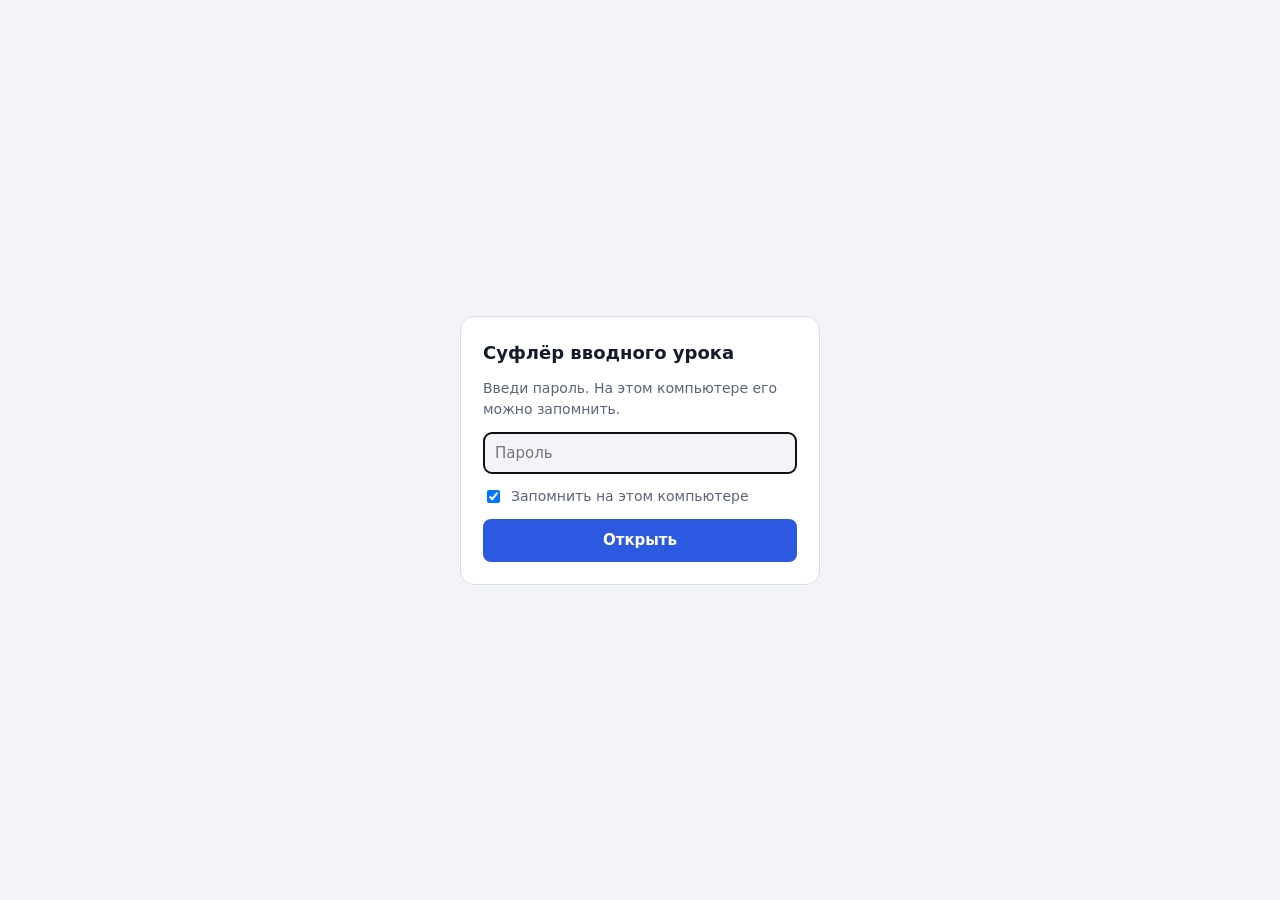
<file: suflyor/index.html>
<!doctype html>
<html lang="ru"><head><meta charset="utf-8"><meta name="viewport" content="width=device-width,initial-scale=1"><meta name="robots" content="noindex,nofollow">
<title>Суфлёр вводного урока</title>
<style>
:root{--bg:#F2F4F8;--surface:#fff;--ink:#141B2D;--muted:#5A6478;--line:#D9DFE9;--accent:#2B59E0;--err:#C23A3A}
@media (prefers-color-scheme:dark){:root{--bg:#0E1320;--surface:#161D2E;--ink:#E7EBF3;--muted:#9AA4B8;--line:#2A3449;--accent:#7C9BFF;--err:#F07A7A;color-scheme:dark}}
*{box-sizing:border-box}body{margin:0;min-height:100vh;display:grid;place-items:center;background:var(--bg);color:var(--ink);font:15px/1.5 system-ui,-apple-system,"Segoe UI",Roboto,sans-serif;padding:16px}
form{background:var(--surface);border:1px solid var(--line);border-radius:14px;padding:22px;width:100%;max-width:360px;display:flex;flex-direction:column;gap:12px}
h1{font-size:18px;margin:0}p{margin:0;color:var(--muted);font-size:14px}
input[type=password]{border:1px solid var(--line);background:var(--bg);color:var(--ink);border-radius:8px;padding:9px 11px;font:inherit}
label{display:flex;gap:8px;align-items:center;font-size:14px;color:var(--muted)}
button{border:0;background:var(--accent);color:#fff;border-radius:8px;padding:10px;font:inherit;font-weight:600;cursor:pointer}
.err{color:var(--err);font-size:14px}
</style></head><body>
<form id="f"><h1>Суфлёр вводного урока</h1><p>Введи пароль. На этом компьютере его можно запомнить.</p>
<input type="password" id="p" autocomplete="current-password" placeholder="Пароль" required autofocus>
<label><input type="checkbox" id="r" checked> Запомнить на этом компьютере</label>
<button type="submit" id="b">Открыть</button><div class="err" id="e" hidden>Пароль не подошёл.</div></form>
<script>
var DATA={"salt":"S6xIRK8Lq+PhAW5sDSUcmg==","iv":"x0U8XZozVl/A7MVL","ct":"fWT66rd20tdwxzK++guEtnoirD8BiAOxZA8jd1vTeivq+xwzhpLZOxiEnTnWJaDT9P1N/M7+YQt9X1C2n4nlRazFNJv+z/tZ4KVnVXOyF1hcO3REgNkVrq77iB2sE+C0SeUsjzoOhFZ7gXu05lN7BR4KTEZUsyGGL/CW5CYTKW1qD98FkMfFcSk0pcOS7Kr1nycEBO37FcLz+R8oZQEDXt+FZ/wrCBbpk5TASImjD0WuPo4x1GSjkuRHVJhwjr/UWRVHCUYP9cBJQvq+MKvteFfEsq1i0OoBOtMszy6dLRbgNiD7qI0nXlOrIGIW6ofF6c71vrknETv/x4MZgkRRWGbVw/znL7+JEwB7QbOq8hI04JUulmP+I+RWUEI8qA3kgYKXgWTp/d/SvDdMM+uezzicSHfTHF7m/[base64]/Q9et3B4F30ze1BA1CcO2PVpyVt1Y3r9VNBCOT1tS9NS1R+YwHov6x3u/N7AX+nOc6fNQ8FuiPgtRdDZSdAJ7e98PSICYxB6ovz+MCwOPLaxJOg3P6fxKTTfZn50qRjVX1R/X4wrhLgkUaRgNiOBwtE1e0phTFGqPTeEQNdYpNGjXf4wIflggj/iA/nHuCeVB7CQdzNyu0kntk8e5xYlFY2UE4cgIUqyMy4oV64qowUKfcgmmKTnWrtHyOwj87/Fy4KGTQXDyq5C9MJJ1EMNa/OwmmvO3yXOFafcLuM6joGKPnkxjjjVp6X9R1A/Qt8FXvgmo1xsUGVugoyBJ3+S1SNpksW/Oewgw5Ih+NWw4FjF8lofVnxgY5rlOHpUgAdA3NN3aijME3y57fts3Geg/zAj4LJIoRxPHNF3fzBZBqWLYzeIojOilg/IpVgrIw3lk4FNJ+z5C/mhmC4iNCjDmqNN6Qd0m/LJiPc5KOqzmb/g40uuHy0TVOf2PzNSadLRyiBDbnVLj34O2Z3iaamgOnNAcA2aEZRYvjm30x1ELuZiSRinkjNTWEe+FNWN9mHgTklZih1x5cmdQsiGiVDj9Hgsa6FC6+z+PAWEoGlAej1IVQBlaryBtjV88CYbdnp/wqTaWvm+N0J+sGeJkr6lEJddrnDZaOotvpzfVnIzCfSVCutoNFwdi8V0vYoxCcUlsSU4s3CNHbb9YUoDejctDj1Xv3LI7qJVIiPQe+MUjuVVaOxV+KpPsW4QBsuixajyQ6r0T6J1sB3KkZbgY7zK7FyCnkh9v/IVjAozvaO7Q2yiad1rs/RplSveoR6GyR9Zy8fuJWoJ9IznLbKtQWqcakMAvC0OABMNBWWPoHbrExXD+neLvt5W4ZijtQECbNjfbrptKyC5P+4RHioM5dZrXZPkXlzE/ss7Io4i8B7+95SSISWqLe6IlnsoSBUvsjR13CCan8p5yw149UdTkamUIhdE1gYUvXLkVgA0Wt0ujpx3+WCa6ReKx9RjdssLRH5bS04uL0EIfqDKOeUuo7FzQfjmoPANK+WUTy2RBd/yWqKsk8X2pT0rUalTV8Z3q/NVWU/if6Yj3rVuZ9uj5s3DghWeITfm2B2tF/60luKB+xjet5zcEye5T+PCDTg+st44853ChRc9EHXW47T1aMocK3VQ5dujlcUSFv0XrrQ2SJMcSMpKt44aa5PAKqv2VT5AuVUQeFBuGshUJg0DVFNPj8qm8EPjmF4QYkkf2n58PDn/Gc5UzhjUdj+8EYp9lX+vQTxxMw0AYIMkZwN7K75tbfcdHU8r1OagiskRSJ+O7Xv+/sVwEhZhi/Qji/hibAdPLc3Ugeoz2tG8hFTTEgYECHeXYDyusk0zjVTAYl2XDa39nVGLn6Sr4MqTo72dq8X+39bLRfgmNjlGVi9bx87D9ogfrkRh8GotGSA+OsNlNV2n+DOHtsbJPtjNMd7F/MNo/fK0IxzKe4SR1Ue/IXJrau3vrSG/uHFe2oHUvuGCHH1IL+pGLvtsRi6FsfdkH4AUOBulUfATl/G+jU3VydxLjFnxGqcRcxFlOMuzhH16pHIAnbOyguKrfLL/nP1JVB5kIOm5pu1BjufjbeI7w3/B6l9oMcrb5NO+vvSheyyiT+OsQMYCP+3ZB0btFmS4a8iLFqWeUJkOiOO5BG0KC1RDsuEyA3pkHAie8GWXEEWI55aqMZQdRd1PCdPRghBSoq9e9BqpRR0pyKlofvJr/syP/iihQjhapDENDUp5j+c2Eqi4y0xR4CNvmS9jKRk2BW/rr2sgBPgkENoQ1SsSuIOeMJptWHB5DPvvJND6XmzceXzG/x+Y79D4drR201dXiuW6TN3HGK57T5mhEhjaYstNwW8+IosGYNVI/Df2p1GkwEeoz1Y2OHS+vuDQjlCkZQ7cki/FPehJqWnSjuPTXDbmswsPlhPk+LtC3mKsMAsa+At2EJR26nB6Kl0s4TiKLAImE1yxxrXkXzohCGbkpOp0laIO3Fy2pbSH/2IQaFUeIV9fvgwCGWAQ4ZtfosHsqZXvETY7UdjAJ5muQNaPeGu7/oiavEgX4AtmHgXMsnMT+UwQRkBzrWunp5XDwO4k2ttkRIFeXgw67nIZ5ddsZe2nGhGpaEViUoPNk5QodBk2Irejw2lGEWQ/AF30p8i/Us8oNSSiDYeLPqS/32TfC90W4r/X9l846f3U4k6sKU66JHFAK2ytGMBo6HzFixCwLtRTGs77kfG48hfN5CVREK5VAPTXnn52p0LMOFTEj5omo2CyOPm9WXhDJNbkRbgqFQQxnKA7UAAs0eld5Z99u+hIbHu9X9RHEoSuc1mQu4yZ/I/yK9OGIMXtth7Sp9sFhVfG5ffJhbFrwD6fMNyEbeQUAHDP+5HK6UTP+ASvG8L5ZH1aHRLlXJo+svULU4T5Eco9n1IUTQDHqnGO+ywfsrkoTknpT+kH7YwJLhO/yojuX9oXxzaFOr1X1bqTAjsbs4/EsG7i53YlQnpg+jR1GYZNCRLgnkWQR0qW4tCDAr8iKfB/JP0pHoCs9wzy3l6HwY5dlhrIgi1E/wzu+6yywEH1iCHhZVRXPl4dp3/poDVEL2O1VT2kqaYa9i9KMWXgrN3YqXwCnZFxNXbJ3vIcZxIciy9pbKCUKPN5aAyLXrU71csxIupX1yYOyYnr++y0xIKU/[base64]/wVdWECkO/F5KAYM1L0X7fYyxLaubloIprtfKqCeIw+4Hv4SdiuJ169QTCN64Rwzt+CxXE5bjVgxWRcKaffo5uVsh7TakeZlibZ6D6kulVpsOC5g4Kq75R7yhKl/e7N9H61prw1rl/ZSlIak8M/oEBcWi9qvMawE0Tr0D+av0K1yW6cDX9eJ+EdduNQxCEOU9XHsI48P7tJwztIkVvTMt7xC5tS90MoH4Wv7dCFRg42uAvpc81OXmqXkxCWt7BhwAlBXx1fHzmKNaN30mePPqrlVrNOppP8tu/LHE7nvIDSBb4iVdqjdaNQSkSr57MuU9FSr16rxItxE/LVZFp9PWRKI8g9wa510NkV0p35KgmgkoqnDR+H4B/pfmwHiXZXtlqtvuvgg10345v/[base64]/nvycMWcXlBMxSC1+GqMkHjdKIcOkTFB5TBCm3Y0Iylx9OCyuYQ6OUXD2zORjfnjJ0BGNRNayODeexHKA0cDueUWXsago8Wa2ZjAr4t4AMDHqK1uFtsrE7fq6MThssaYCQ55ntK62XnxYDXrq1p7uVoCDsWsbQoeu/eFjLWGisyuaINT28KemD5zmzcfxy0YillXhBZZz9aWue30rkumUpVZvgIHESMELyzVDjIX1dmPDieR6az/r5fCjYh5R6kPODgsH+KyAQPp4/Sc1Y3x3JvlyKcM8fNLbw9uy5sTb5d71gOmjWz3HfbKvcXBM5rZY2Udz+TIHZaDmL5vPLVVyNIC6J38XXa6Vl0qPynGxhGZrh+R0FdI+dYv+g8aDMWhXRaOa4oOi0ntKVReH5xFNH7Xo93KAOr9JG0q/Kaq00MwIrJWtVEv1m3KZcO4n+fX8IzhmFQDTHhSjLTCbdhnfl2J/0McqP2YVYULw9Rp3pqBMZtwR9Lw2NsjXDbmZMrEbiYEt0QHMF1e3KvgGo39Sf/4xpOC/cisoIw1Mus6RatoPLNs4/ixAyMF8uyWix3twWQPv5aEDa8FarlyMiVaKQ2asHd1IP7EYgcQKWl2c7cUQ8OG+AYW3d2t1mOXBEeX7AZCpIk0RjhUtRqpYPYwusHyaeG9zaz5c6DHoC5yVrKXdaXObYjmIKT5dtLhkyZon6ti8/xkObW6MuJtNYPIbP9ogWeEKxkpd/oC3nLCm/wnBvPaxIpoETGYJ9ugiWJu/MPKIQ0uSo+m4/VdBh06PK/k+XGhJ77QVO+eBRoXouVWg1vyX3EY+lctaOG034mH4g8fyLmDfX/BAE+e27IMFvVX1F25nkktRyS4MM4Cv66Sb46VGh+sJKFYOAzXTQbwJtedMzSt8PORmC5YUKxRyyQSbkjIdf5nW2J+saUfa9C7Xaf7FhUmpqSZ2M9znEHVVd2VCWmfUG3/XzqpMl6ESIt7gI4MvoGjodkcamdH2aJgcGAOcVU0uQnfjSIvRukUeoWILkMEg7eNKTMfRGCV1fEqGhUsEO3W7jqkvqaHh+fjKLWFu//Cn339em0LuXY9UUK8iPNQBU+Pwa3m+DTdvybCSJYUeC77OupTPpzIcBspOCP/qywNTj0yCaaY3d9svPa7NKgIKiox/Hcey7gAlhXD70IvhTla46DAIjXqa+EK9ffjZ/L7MjLDLhhWI9DBT/qHF34eWe85SxRrrvvXQdWYFOWUAteUkkbYEtjdJ1jhSHe5SHGfBLfB60k1TWNROeKbFB96zoqIZpv7Ragf31GU8ZH7N7DnSfu40gQOmO3HgheEZZhVgdxIom1d3J/QPXiEFp9g+JXDtD11nXiufzDAWbTk7fKqLwaTUQoyiIS81MJlF+rjXUevz1EZDMdVjoJ/hhXmOvyGEE18vkdGiNMIWq6X8d73FHpPfuFg1ysE7ho0QBP8sssY46DkTOnmaFtmZm3GpguFGxQYPmjxPIVB2aAdKldx05zCrHNyzVKPTa/wKHn0yJhnmMjzBFOjs87vQ9vbIbtb7vONMcGAMuuzU6uYNo0FWvRhjSy689ewPHdWdTtGzRO111r1zsiMRf9Lf75XC08+sHpAAHsLJaWtfwkbiG0V6ZJi8FcukoCwV7G9bNikgpp+gHKjs65Iz90qsQu3xf1xV2B/vMPKlciJ9aQKQyBxY+tj3Xpw8yJQGShVpd/W4Cyd1rKykOUL9SIkkbe2IuwR2NvIuIybUYGtcBWW2ghQIdT3Aq7iy40pirYMOabV/cnAvnJSFOnuvTiz/V81OpvlYv1AABD8vKSPfOvcWIY+anOngsbIreaMo+X3g0/cJJ9UqmclwEcKZYqLa2zYDnyiAIw5e9KHI0r9J+CLUYT4Esfc8QkfU3M0RDXY0Ox/1Knn5OsVdQrodlFrwgRYNK1xcKIMH8QX2pGWN5dz7D5Gzj4UruKzyJkLf/Pkz7TEK5hl3o9EutO8cWbZ1um/RWKsFTCCeVTI6vA5y5gUmm0egQVbYk9CnNAKLrcX9qJhbS0jwkxsm63p/kK/chAjKtEzhN1CdNr5bp8yI3yhM+KYBM/A90C1UU3xNpV4cGMt6/c0Ny1+uWcpvQyoj9SyIETTewKtbF+Z6/5VRlPRKugG9OyDf3Yl95xM7RkUBpKHIA9TRiRy1AuLLAsFkHGC+nasfwz7l3wNrt7qKQ62UmOY66/SBKfNoaSDnHNAXb3QXamgbVhShC+/v/1AHfLStvL99GGwHEGjkhjUBiIUH2l+rDINctxn0n1i/TWopLltQQwHZYjnGlNrOQ49tQCe7QuF41gNeuKaT7d9BscKDuSFZilDtOyjSYMkBVNLweBDT9m8HOLsuttiVIc7xmo9DiveWSt5RXt+kuaPTUiXLJE8QmxUB9NC5SaagDDyh0pBW0X4PveMFW1XkoKMzBWxrJ7UfhGgyQQq0H1+0afbE/FjHRa8+biIQLjyMK9Rt3Ju7nplv4H7LR7szbMRcs4G/E2UZJzSfav8kOOR7auye6gQWfVL1hxEIlkmwV9Ee6XNpNkCQCf4zsHn8AWEgIitq6Lw1eJFz9ITZboVH/PQTsmnW0s9dB6R5m00Do3Z3LKbG4K5Iukbh9gYIDrh/VxkEf3tiBG1vJFFL3ifi2kozW0kE5J/5aiCs5jojBDtMAyNVpTlkrAx9Lx6oyD073UoFaucX+xGgJ+6CgtODnuBsjVFrt/qFji6ZzGExkygpIjTPLUl7Fkuizuf2A0/amAELduS8l5DIwYmFdOXOQNUyxur9Jn1cqqYNN4ywOWppvcANrDj4QoLiw2GnAnf1E8ZCDraVNMKsv3j/jnXZgIWI+7jHqQOfOJ6LYQEGghGgGgGu4WdpAtJEDV5lFrZ0ObYI2HLd890uBXaCgGBBFMXSD2nrwHLFs07YQzBu+oiuRVdydJ/eaUCxSkrDzmJITNzts4TpkBNqBZcctiFpSBo2VbYLwnX9JTpMYMfb5KP/R3Jmr8zrN2vm7Ir2p4YPpt4VTP3i314+ji56wtLo9chHtUsE4J5zlTpFe3p1tPkkSvuRBmO9B+d42ytTUAKG5XYWzTebVAhw0NsNXYUXqF/6o+aQp1WJw2vSgL6Y/Kqwp36ZqU3StFTjZkXdXOEGTN8HDM24Hz9w9Dhd3/mVpvGvcqfqDoNxrjtvZk4EkUz9W1Lpkwqkj3IaIW818+DBX2HPZ43u/J/ofj7Ob/qizQ5VWbUuoDimnowmMaTqNl1PHfcNdQxpRYPt/8gnPahP3XYjWM6P/zzWz+XuUvy2BNDMUKHZSPqEzh4/KPSSy4aKkxWF0WmP1zN9w58Dp+XfEr/K+a9UMgXodr6+d3PvtGkcpA/S1ECNl+1sypiYfLsD3484TFZep/AZlSIemGV5c97QSpSGKOxADEmp3AOsUP292vvcII8ncxZEWtOUvRAXj8r0bfIKL6eYu9ILdT1s2RqcQ8oIzxhhH2IKPk6JzCHvkFK8/LBn5snmpd+fv4WZd6UpZJ//YGCJBKLwCdGTJoOkB7Ar88z1CFGspvvKSlPT8HdZCwrxQoTGr+lL4g9jzyeYJjiyrFhTKfADUj/vkHHMcCUDbeno5vC3IRF1uJtdkX27JV18ejT5jfF3BYpfL9dqUMDz/n+qrWJGsdD0OvX3XummkGwCC1yJOIeVr11FNT2Hr+A97OZuI3asCWYcPaPCQbNT3QhvhAUxc36jCnr1zPkw6GIGAk/tkjMziWI2FTdvfPYlgHqvdRSFN+hmJzZ2ALqChq0FtQ6kIY8RvQ2wlG/uLCc2iNZwePKOXS+vKp9/2nTT2DFUmY1MSv4ru7RQJnTQmb0/5XoYaKe278LpU9ZofVvuphlihEH0qQhMPq331Fy9OLocewm5G5W5XXrwmzq2bn9iZDBzkYVHF+v0bHmSMsiBSba1m/ivJa1UJ8zRSSfBgleTSqAcJnDHz4/awbT3dxn6ZD4eQjk5bMJ1p44HVaYj0eE3dYCBUCFrkeyaZDrTblov/EegnyHTav6l7SrRPfY7by8r1M2d+UwFhYDM6sQu/EwhaaMQ+9sfac1fNATyVh1nKqDBSqP2cX9YGux2KQfaqtATSTnjxE5K/SP0XbnLSGlZNtkkqyEL72OBrfxgs2hHlqlLChQs7oH8rrWXq0cZKYGBCjGGSWmocc/0iBzQj97GbvbPYLq993Ds7uXfkMf4yuq3Ze5IZzQkqA+AdwbrH7yMmCdrtbvYrQTU/a+TwDE8Hyez9eYDg58TOS3eW5g0Wam9qIZ3/q4CUkFo1e3buqfNV7VurfAlznrL7nv/lFSxLurddx5rW0NyJj+3YcuoRQpPzfi+vEHy5Semkrtv9IUgYvVpRn1LMMasCIq4JzD4a3CmoV1B/vTC9oEOQRifEGODStEAHWS2SRJM24LDRjrwDw9cpeIHE5UcgXIQoaKidrTj770iVdisskK1AYo7plPFguHTq9evf0J7Jr2x4NQqysPEMktUyfilH+FuJtBJ7AMYPhJaJ/RmXSwT3ydOlVVtxOyFCCk1j1X7CeeX4ob4QS6YmM5s9o/xEov/d1y6xDljzS3UkGMVR52D/RrvtP9svdFoTTbNTlYlGjeS6Zt+V9ylvMurcZ/MBY5wob+DybG7yfIDqjP7IAR2f9Gi4Ia61B1loYhpVV27vOBrjlG4JSmEH8oeMndflH+tJDSlr8CjXNeWpd3gK6k0ToGXifDAj2/r05Y4rhgiGojW94vwce+adA0jQ5B3KpniEiA+i4qUB46SdwR8ag2twd8G8MasXRWpViqbtjacioMj5LiugWODEwE2BxS7aPvyvykLq9RjcmZfgQgIfWLpRuJlA/7kugeOP1Ozgjw8+3q5vqGlCE117aM6xf/vjDHZ87n3Gb060WoK53CuVGF6aGLJO3TbXKs4UM3SFAB66h97gEUqcBq15o/VqQTNTZgBhuWqhind9uiZatAOh0Q1uGWwVJPJg/Equx2AZ7QVDTeHzeoHKCWoiGxt3vDi+JLiZzW+dsYva1C4b1MV5ZrveOR0T4dxXckL7nC7bogGkKsTXzepODv6S7RZOgrLAqNCqpiyLd3sdJx6jujUox/Z/zrMay1WFutZz3E+TcD84WFkWW3KEl/5z80y+eadrTAPGCTTdFQ/ElSReiwzDTBCxGdJEW2s39ZZ9yeUKWD6NNTAabHVvUej6LxW4zUTmh25ONbXo5Hq0hr0CXJ6BvRLEIbV3VUc0bB7crgI6G2I4iX2RXrjI7gQGDz8HoX7XOvp5UcQFO1K1sp89tNpLPthpAQrjsBV/7edvSaows33wQPyQEdb1Q4K49ViAK9QzBfhLZRc4vbzS8ErK4opy/0hdPHsbDYjp0eFSWgGc0dKQgVLmwvrFkt1ZO6RQWm4mwgt8a2zusYiS1alI+ZwI89Lj/[base64]/e6Avlknip+Ham5gLy6HgjHHJe2zbNGWuDjo+A3h+qamhMnXt/sBOJkAZJuEBT1FWZQkmmJi1QNzekJw8okMX2T3Ud0r/qxKJ97ang76xYo9Wp+RFfJEKZVeD1K3ILfct6QhP97TtpC1cY+Vt/NPhHgnfow44VQjgxCGpt64dvs/dUhHB/yBmvwybEUmIWFpwoKkhXDToXnCpvCpMQ9WbXfkwDFHcrCJE6NgJ/[base64]/zPWmfL7CWpJgN3yCVTiBk0UFzGUJSkMICXN8tLloK5oTxavOVIOmHmAhFeYR3n4xaM4NhRn7+Nxsk6OtR9yTyYX73gYdWhlCWyc6XoBEeALV2R/WaEhXo4wq8zZLdk11sbnGyBSBK3Mijq5wM2+3yiy2meFlSR3jt8+zOvvvKUQ0ky9rOOvInjWJx3nUfxM3fwa/onme9+dE0xdQvtC3dubhPx2elEP+mDIuIflz5XgLAvybqhhd99LMqo8D2Qsi82IgUIjCki7hGHDuluH3X8OSHd6cw18wCs3cVn8oz1InAPQfD7TPCL2e1rimzTMXfwdxImpIvYnFIZT7cXktDDnjZXH61nM+orzOzc6qsndxOtP2LO/8WhCf02vbYY6fL7OpXuwYpuQVZbeCBb2CnQpedXofPwakyyIoB43qXDOqOIVgvbFktz3jspnlv4BTpBXGWjuHwO4QxqdGe/irq7yiiJF5JKYktC9ShBWs6t6v2uDyx0a2f6mOYB595LGabIu8GH32fQx+3vRcAdzbtdhD0HTEyRVUvmgNIkqWtZ1GSDm/dNKn+rfpyT7tj59+K8bthKK8HXjdEyOI/BS+T9OqeCzQiRBfU0v59qGK1P/wlVnWmOtQBvsgv1ySyUZKZoDOQezUoOiI8wfNSDszj4EELrYahplt6gsrbsUVm9irmqv5b1VWZPC9SEFKTHjhsCpjGmfgoXoBeb7mmHKaDyt5idIisFsr8CS3CWoZl6QZvOcQUiGlxHRvUuzzIH7y3o6i49aXaR+yjjOHQbxXvcrtn7vkC1W/AcNLQKfutijL2W5109V6Gl1TA9WagM+p/Wowcw6vFMNOq1j57FBBHhMdZmm5hKtlC1V6iOHta/i99Lt4875/HZD7qiM4zLpitzTb2mlR4V7V/Km5ES7d+rRNnWy55ewz+RsePPmb8RhSqRnInnq/bQtwLrX2jl4/LesYWQYH7KLzACzF3yu1aO20mVuGnJvslsqgBPnICxOT5K0HfygZwKX/a1wsvp2YAcoejuNNNSEh66eyD4ZH8A/SQbVK5ADybGG7Kc97d4s8NlPoA3d8EGbD2WNSI0EZX4yy1U8zU4TPoxNSaf5nz12eGqxpHWXPyDbL/mxijf5uu+ViO6Kb0jc6cnFWZ6zGcVCVymZReEPcue3pE5odjtdN6crT7W0E80R8y1uVxV8s+aZjIC0ZTvCE9Fbb+CF6pBRLGzzup8MrmwGVP26sXoc8rdOFQs24v6xcngyDQ/ir97z67KtKFAOQeIatPN+T8zX3GwTMOlmrdin8tjOb9BPoV/XXAPvpvpJQvO3lE31jX1gQ5iUCeUnXIaxLvLRzyBLYa4E0K8sK/kUM0ZhiZwKygEFJvQveucB3ruNDIDiBGp/lh+qwVcbKeoBzVLiVyD9LjZdZUdbUvzXK19VrSLzAfORMVuB2B85q/GRvSBX9RqKkTdLtscYLhJAcAPLeyt8ToC9I3Bwc0wdGCM53DIA89UV89EilO7JlAil7KohDbGw5Y5066CmNdZfC3VjbquMiP6VARq/Ynx4zrk6XmJztm5lS4kHCW76NeADDFvcTgxUtR99vjIitLPBGTfVeCXHD93kt++XhRuVjQCNj3bih2sgfNlrXLrAfhi+o0pgL0HHIzhlSWEh8Aj4o/w9svs3NGBKWf9bpVJvLITqhtjAydXghglOjdX7d9AaF0vfJm7vvJO19gzeDc+6hIYNcVG7dJaPZ2gt55lrAanfdAAtSCQXWfkaASjQjHPSUHsytJaOyTakVR485dxV31ofqBWfhMZ4rhQgksKBNtVaflnPwO68+/pRUqwYC2OxSA1aFDZiL+MXdeVzOZtXy85u2gQ24Itzfk8/whJWr+MhhAki2SbJDwM3Og2zCy1gTB4XeB9Km6Z5WUEO7dcgjcbpZAkPBu11aSk1jLgstLdF88PYoenir/bwHpvZNvOWgavH6pytxj7Zpr84+FeVQaOM7tOEuxgFvIw4UWb1vMVlR3loQi2vyeg4m4ci1I4YkhTpz5ikl059v8YLwlU4Jq6CG4OHqQjhGI0boT92qpo+OhVEQp7QmWmad0GdG6Y45qMCUXhESZIZtDb9ds8/wE/GomWHsAWFKBPM/J+8OeLLHPF8SiCZB5IOF48kzM5NtOy/uXwqivGiNMP4xP5ox5/MuE4ikEjjaaD2AiFj7n3uyKgE/QcKzF+f+WBNdGF5aeBGhmMLsVF8rdnryYV5KSsEDzkDzESaXn9+/2BpfCS9PjS7h40MVER6uvvM5T7NLpuVZ5SZRFU5ojrtwYdbVchMosJAkp4Zi/rzsMYWrkqwcbjQ3p8nkLLsqZlOYH2nbEYimyvrCXuwB7lgHQee5/B7Kd38p3FNfYZxAO/69iJs9yv+BmAhLOZ23s7c0IzwkWUdhaI0Fk8X2Sc++yscnVDK/LTKEsiL5wchpWhjy/5TTWATsFnJCqaQgyMJ5PLtGSrIiZAunwRh138Dst4leTvcuzRRJPpm57ZvNRG0P60VeAjONvIQwQCJ0A1RI4vZj6JK/6wc2aFwXTtZ/GqfK3KpednyIXtzpTAOsNwi3J5lwN1HJ4uWWnLlJ5d2ra1TjZqra2TOG0M3ijL6nglBlWGz6p1r7MTn3waIvGPCm3EIn272mHQvNAg+4nGnPoQHIH46m7WtYmORViw/zHz4r26c1aLQuM4hhL+wghg7XFMYXBaL9jI6eofPlcmuz/UrLvSJeIlAe36I2+uGnQDLflb095Hq5f0cFJHW1DXhUoP11XKOMGEZdKtbZ9B4CwuoZtpv+aTwIIpl/9oPQYu5xyfdh6b7Bl18UMoaD0B/gzG6U30o+ZW9HUpik5XtTEpHFQgBzUV3IhRxtZoRfeTznfzR5VyElURH3iraDubditsuGtek2NPCEnko7l7Z9O0xSx8NcgWk5NfBDJ3PFliQV2jPXiJvW0kQv0ZdA4RWddw06tkjxBGGRel3QQ9UUP1f5ZKKzLGiYxrLFHdAYA2as/xsodN1LKRUQ5iQj3PdIYy7d74+G4ERd3Bs2Tzf4vi0KgkUnpt200yjVAljhPrYj/vDYpiQKLLh9mXy5zW6JGw5q/WGMIUMasB/FTteaT3UkGizs0qdcbDRlZ0VapuEPXM0wtxFkyoSi95jQSz/ZOCkk/QXoyF6yrsbVkz3AsGC+zwML2ZKu4dLtTbvzZbQi2oDFuc59MW65koMjRVh+gHqnEUEHCXoNFZXCJP5MZHF/e39QWkrLUwBwyEZF5ePkMO8vuQji0l2iL6xcMc+46EepGBx77N0db6fPqxOI8gjGh6OP4CxvipgZu3rZzsyerPG0LSobV1y1BHKwF4Wwa8s0qHFFWc4EpHIiFOlhFPfB3ltqqXTVqwng5M/wgXFJbi2wTJ5407UMzW+xe+EZDyiBQS0Nr/1E3Q42ym8tlYjw8hTPjmKUl5jq9/3wdzsBHFHQnfnouX7RQT+2sgmX+t7CTVvq4a6cv5nAkaqIB6HkMKS2XtoYBw/vrt5Cl6Wzbs9DZBNd5y4P+ZKYJdEsnigOZdBz0212/U/d3FGFroB5cJT/jmdk7zRV8HpLAy44Nd+rhIc991rMKDfIJY1vneRjOhuz/AvxMHfC9zcDIKdXXH/D1hQc8VVbZicNRxMW/Pa1dJr/sOpQ2mMYBOfqWU7nbzUOVFnhINKZ+oCxHJh89cU6yxq/sWawOMCOUUPODUsLzIDNN1eMYUv/tvgDgcM8L/9H7ZzrnPP2v3hCsjOR8o/6AaLxTAH8w/Qm4yBmGYmahVzPLParOaQfax/wvQ0VbeKWA5WcKqtxtVf+tw5r88Lv+t4hFjRrKjc74Loi+dQ06P8798wa4jizEtQn2G2YmUJrCberFFPnrRizOUjoFZ0N5OQ8Xf139xAAkF+0uQqLUrW6+1MOwz2jxzvT9p8Zhxk5Yaga76B8oZmoctafXVQwu4L02j34qUG/j8u//[base64]/9MsnQ1nOTCGOugVRBS56PDP5+nrwIyHaRTNtd8omtLDgojPp5zCXhSellHhaFnx1dxfcTsrbguGK56DUiKqDpMp209Att7wkVfmnAlfFLQW9wZB1ZHg97Jzbh0p105oyuZFZJAvBWsd1em+ULFIA+eJTRCdl4cGfCJMrlL/Qf55tHI3Kpdkh6K9mjepkYm+UPmmAAlpqD3ZTpiCW8rYHyZOXpX2HSH7thU1g2novlqpUufnzYIHBY2ZdcHtS+SBjLtUJAn7jOK9yzVnnfvXtMLHY3haD0IDBDHzaSLY1FgNQ2hKPNH23VjVPDJM3PQE8HJai4dmGOZTl/9mWDC6hCchT1/hiEE7QiReMwxO5vL54sM3TVhnZ3PZGwv9g2UDVMHCtgE/+PbCevLbfXoJrZ9l4+jGULbleUJcWnEaEhtfA6vYx2Fk9zve7YnASrIcbzI2rfIynR3lLy+CMvIbCDvZw4cw6InIeORzDqbYE6mX25kUM0gL8jMOg4P4sO747vw0D1FncaHIcB9OMSXZw1cQm2nSZGSXRz/LnmqyOYaqt6EfnRsdF26HLBh8G49RfpRO/hv0BaJJEqiDZ/AsIpF/NLPXcb5bPZSb5UynTxEm1ueP/czfmPD753rO5l9no+ozCllCdzGPrPZaY16k+Lby0WGG4P2FinGBQueuiANW3Sq4OjXoAcl7FLEs4drGMcfzTmXkjI/uDfDPUQU7yRnZw270m7U12HsToFXc/1ftEAC1Qp2sG6O0LBScdDjxMb0lxIPzlHUOJrEvteW0RCMNjl4m83fFC74UE43KwESrGPC3ZGmnLcYKR215voAVzZONJT79GOF+kWF0lPis99RCzgLAfM9BIGnXn/uEUfbJD7IQ7xESem0LuAy58BbxNQz8glXtbH2PZaQpwKeXfNfC8lFHeWUYm2ps6P0j0DtnhJdQhU94XChzKbOTl0j5k7uIYcvb6f6L7Ny4K+2YHnvolMxh/kJcDFJh/cuLYJcGools6au0XKSb5R5PUegqrP2O7969Bb16RHPdLc7u9FJJBsM1NsccRrEfFY6dhy2uXt1ZbJJ/sUhAxYqJSzg6aOzU4vaTfyO9SpTlgM6ckAvFz/Emaor3seMCpizzePGDGWn4s01ybGMbmk/XnE/UDaQvJtBD6/X0V/7SiQkEgAywlVgPQInAqQ/NdbYBlAwMMalmDqIzF15475fDILARo8FwMpIO5rkcBTWo/SYdmhtSjDphFOUMnOX4XIhDm8+IC9795Vf+laCN9m0habU081z1Ur20uhyVfclnmGk/WrzhJtV2T/Q7Vuo5qynJLfwd6/njWftbq0DoW8EgUmITPiusqSUpljZHOCMpDx+Kz/d7vwExdlntFyuyKWard1C69IP0k3ehcZjmoO2VP531qs3IdfhTTwf3J6cejME+CbBq+WOA6O/BjVsHSBt7ghI0NvSKBE4t1UgU3wllOoflZvWC5rffhEomf36T5rWo+ueMfvYv8dZFWk3WT20PGnfKBl1RVzs/ThlZ5qxhd5HvMAp5XwaVW9Qelcs5rjhDJpvlvwP+PTP5QtsNH1kkMXKXH8sBVUIFfuuKLfEQZ3K5tQ4jfXkJAnD342buHrey4FCpgOOSmIuuwCL0mN81Axd5DNgjDbl7rHa3EE1HJinM9osf0qWZi0pC25uBkletJnGTBelkbHnEJydDFSJkYhxR667a/zc9wRUpV8dmFQDjOKaBxn6H4fcE51ShVzb+Kfg3vTu1p9y9rS7GcZAd4HWcN2f5KUqFOmbUIBaZ3Xe3AZfZwKjCzDw+WHyuJ8+vhvyQC7EBFTVXgHJOBTeC5n2P6amvwXljpeusRZo02PpGs/CexL+yhAftIKxtgCy5G1Aki3684D7GQarjvpTGsmu0iI/GExv1wMIyftCDdUeBbObdFX9eRHgQnHaizmDo5vvrDY5Tw1KRqrwp2LRR1nj90ESHhf8B8uHEioVh1YgyatFMl0pKYQEY1vATC2yKPARy8b3uwmgrln2q2zUTVIwQ8AVUDZKSo76HpodGafRXl5T8w32OFfKUt2MDi/doCkwoDzVYXkHgU6KKx6OTw82ijGz23kIsGJJIvciVQxXHR2jigPJBycxg40wHg2oBduhdAA15Tfta8dgdcZSq9gXZV1hwhoPaxO2E7dPokBtXFAe5hRqa+ZpdmjBcu58FljYPLB14xo8P2ZcvhtGDQ8+lCMVnhzTMmq2A//QF5+i6a+9hY+SpnLD681EOBH5nKCdTb49qNawps31JAfh0Bdakl3XgTa6dInMhUiRZLFXeO28Xoc7zG7McrsQc/9tyJ9yz+euKUMtf/wGHPhrQ0YHOeWi6QUeKL9q5d4FBe/Cl4J+ABr8sQz7T6EHtZ7Pf/LKHC0SOi014oMvVBI1JeXtPAx35aDQY1dLMKxqzwZS7RxsWgS3l8wM8vOa5q6GaEe+ZgIC7FxaNkbQj6rztt5bRuIRU5GtpwkdgoVNGXUOaSq8Sm6O+1CABUQLtvIB4Qn2RVx/HKp3LSDBjLaUTMv/U7zXGSKoghNWKdJLjXdvz9oJFbyxmbUoNw6YcUxnA51vs/Do9cAmGiSFA0RfBwnuOz50F9RNaODkajftxxKWXtrTRIgIA+gs2F2AIGBupd+maAkzwcKnll8JJk3ucGat+nbRI4soJ7RK5vasozrWHZoEOL+w/MgJ0MEQIkDWtquzuehl82WLIud3vDGis2HDSEWVj0FOi+lEwINJfmOxTyirxamAqiidHvT/ElPLHZbpKFaQn11FXgAnvTNnp2OYn2f9kNesfYqCtpJaHANRSLm8Z0PounR9vNInGhFtMR1/QT1xZGf/mHbhFfigkpoBGPTrFYuXxXSt+MbhsWUJAa0gNzWvGhHMANzwW8aq3EA/tuRMedeKU8nEC1+9IxSrf4d+4SHtU8MjmmRqCLkepTbEsXIkdiD/nZVPBbyNqZTSiAwMvqbI22Dd1aXhlabK1J39Pl9tB78HMzpAbGxWJ2un5tRjeiqETOwdizlKdf9HZ8EEzcJ4pyhCrbSwdHZ41w1HnlEtlxKXAIk6BA7ZgKcmTwMwG/rV05cIQ5sLJWarCq9llnSRnPDSca9203AKQhll+4Gq97vHiOc6YbVxuf3+5ZjX17d1v9+/+chJB+/ANXVpbynqbDbCIXxLOz13iRMO88Er5utmzZoXVpLyaX9oS1FXArGmgk9b3crUsIoLNPyjStJ7ahReinPxadu2VzHCQVQlJ0j1uHX9cahRpgsKMiB5HqcGCIgQPwR6Jhyt3A4jK3O56ob0YWh9Ut0lETe4Aokk7vInoIkGBP/2rVBpx8eAaS5QrrBESmg+uMELSFDj8RCQbPTEb1Ui/nrLsh7TGpY8x4iEVQpv/cVPCGdPGezrAM2UQ0LRU7ZSOg21NzpKPJ75nTalEE/oydnGkOW2ruK2i6ZLTkAb+5xaamY7mEG/[base64]/7JHZl6Yk01DXp3bfpMuT3WUnGuuCeolqe/hPBxGCUqd88D4jjsvof8qkwM8ogGcaOxks3ikWvkGbvML03gV3WPQeLpir+0WZNzvcUkfL4laGjaa8rwRWfX8XMi2bWfVNmAZdvkKgUMhjMGovgMceOa6CrDI/1+MzO0JvSB6AUbfBhXWS4yWmZosHPKBPHUOsDWtUTkr8F6o40+M45hAke+4Vbp0o15roDOusZBS8oj2xM8iKEfVX4/WE7VCEkhigehG2eND/4/pmDV79AgEaMyC5cUiZIylEzMZE/JX4s5PBKF+fLJt9m0uGkIKSe/QCgPXs1HoMgtOzd3irgNANB056YcBemMNEiuGgosaSrU54OnoLfLm8mROfY9cPF/UrN2Nzm4eNAuzm1FT32UddSe+eHZzFCKwff69cuvwyC0mBGW54Tbj6kV9pyny1DGbXdZ8QphVBG/q/cSkc90LlT5nOVxfFKDzyItJO+WbDZZRNZzf6N60gnpIHcjEagnVzk/ZMG5qMY2P+W9wnNMmpk5hChRiwoRTDeRdAdzpucyZUsKpfY2fSsS41S54SU7LlTuA+4ODLaoxbYI3GA5wQ0TsM5g9pe+6kEpgYJ6MDPUnubTdKweGVG/bJEWCkm/9oFOwQLyUSsFfB5LNr+M6huKf1F1uaERlUCEKxZ24rYlzsXSAT5zrtonkAzNIVCN+aBIubTDPznizZbzBoOpgKHhYajFI1iJTUe49mx50Cte2BkrtJUXPfaqphu01iZJLUyZulJ9JCDVwEQDwWAuIeXeVCQFhF1r4c1XUJU+0aK03UUhS7TpagVyQ9wkh2CKiejr30/Cg2P/KqGlZ2oSqyLgIpP89Zibi1MzF5SmmOjSfjZWwde6JFmK68BkPRIEZhuutHyWmTMHj0/0hzN1p7UCHmU9UQTEtsBg5dGRmIQE2Kw/Gl7fOjVWREVciMmtzmvXhYDIt29+FocUNozeO5NkL1sc6/VaqDomRcNR2kRxPVMZ9ULe+GtqKGw7NfxyzaPY5qSEiCQJNhzBkHUtGNJb9/DzhGR45A+y841I8tAH11yi+Z7Rbv8/l/G769s2mGTEWTAMv4rd2l2WIe/[base64]/x9gXig9eRdH1ah0Q3lIt5X3VSTTHcSwA3aNJBJlU+291rCPJj0O1KN81Ecp+P9+XqtZw4SRa5hcwvwTmmOseSu5NwURSw33rrFDQrc8WzYgNVG4sH6vWM0gBvpsbmYz6W7x/NKkv9rziump5NPjg64G9OnkAexuVmxFju1v115n/Q4nkzcetOxmN0uKxzFasXy23oUFmH02zkYcNURVlrWChQ0GcSb3jq0yzHT2AHo5gbFuF2F4f2wB5buMqS+7OFX88ruv2tV7LxcPf3k00W/XsssYYzgVfmi7SaQEW0+q2v4ZKbout4g51PSKSF1xRQzdPZO/[base64]/tddnSl67zeaTFu/OtN+HnZHbRQlykKNhcDaHAOoiize/rVz5NaGQ3g0Dbtl8s6N+9rF6/Fxm4lZdqgsIG+y+UKkK1+adzEkJHl07T6cy1d+X+P6F5s97rbf+zEKr9EN/qpwRa/I2TbqlptSVwl8/2LRy8UAICQmSlAT1tcs6fqAz8K74D1ba7imrdoWf/R3edtpxvTbpBEr4PMZJ7Ebt7cWqKNxxt77UD1ziw9lYFPwlErQ5+dvJznMvGlp71p9Z8bcceMHc1JeGL2M8j5c/[base64]/H5jR5jWIFFIcGLSLnftwwn8HgGUF8a3xTrLqm4G03YL6A7wzBF15MiYaO5HWkISp7vexK+m8FPzaqfglhKg1jan4RzZN389MlyFvkBNJM2om1sxJUoD63F0/ESoV2DI1q6fvc9XN1YnW35Yvn5q98yKZPyOpbD5ngpPqxhI3MxZv2ak2nldpNogutlRFAJl9EpStFM3KNOSGLygHc2a7nDTusPnyIujr2vXFd3Urpq8q221agwJcr9Qtfa5Witc0J4hNJd6Tn1yt3JIfpIbEpfFPGjS+9p/QBRi49iY4XEKLo8ajJLuNskB3X/aX5+d6m56NApvDLJLIExzT9uUzlpaRwHcCK5r7WhsyFP8bAKF5tmMDiyLrekxObnPkZgAMI25nxccNXkE1IwRDQOtYwg9n+r7W9nvEpbs7J9u3sjPvJbifKZ+soK9brNg0ZWCMmk7X0m2nQZ6fC7K0hBdVaBauVq+N31O1MeBZdH/OPoP24FBPCiIZ4J9v3PMKo3t8bhIsPgYaOpj4Y/BL4EPJp7m9lkycb1djuJWHi0mqNgikr6h8sl3FUcCpbrygec4av8SeJnuKLLeNz4gbz7pjqRZCjoZ55QaE/ORw6NFUjkYaWAz43t6eTLuy9DnbooHNExfMzbf6sO5EzeMOXtgFydB4gJKO2F5Oo6H7Xb0GWjFF1xDrnq8feo3q3/pM2VXfw8Y/YEvD06QLch58vR8NVjJBWzhDNsGUzz5zUDvB4hz+FvcI3kK/eoDOa+1ObRjH/KskdFhGKhowO+LJshc5BsJhFnQrk+5dyCjpc4CLKpIYkyC8N/AIdQDgCigk4l40MsueHDrtQa1bHQ9Kox+y0Exh6y6MstC9sFeDuKQSMgAs6PpunrC6oYi2Cz+vQGkcwXPWGQffp51KGGmmbmiDN4a02kUA/pwI3rBjCYYy7YndoYPW1KRcHgiNwEbKCnPEuAkWYj8SK3v4nJ9hwtcU/ek13M/pnlyB+HoylQtqGL3b3QUbD3bfoiJuILImTlaW/i1z17OQzj8f+Ar9Fr4MHOnrA6liBy7j/bAaHY3POshHnBlSlH+maEFNXL3TMiUGjweJ4VbpdE4Kl6GcXMCAI/AwqSk8YJc8LddegNEjcBM/[base64]/zuR8hS/x6uPjIC93L0Jtv943EZZp3dt4CyD4IwJweN0B3VbiORD5GmC0aI1CVyaAYIHCo4q+NSQwIVKgyc6+d5+jg5U2O7xsKO+ZOL/IxGYHlezqlw7F3p1mzxDX39VWAVbDenUpnOedbz5j2otdm4+mFT6FRJKOKIzMj5wgyKWiSLcCGfx2dOWILn4dh5nWfHZiaRPV1kFYLIGxo4n2IQBuXmUH3H6w47pBxnkXj3Xlgawm00lmInfUnISOLFlS1BJ7q9I82DEepv/nEMgNL3EhqNcFbu5yGcNz6c+XVDsnrBdFDiDdK9dS5GXHM+0p6tNvIL9EZbeEoVMletm96dtT9+NKPG1uIO5bFdkXc1GbYPDyXVdXdOmIAoenCUvQRYP6Cf7VrNJasZYzS85lk4ZY62XulkDpLZXJxbApruOMVAEjbZgOWXTtDuvC+S4sptFaioWj1ZZ7pnytKcjKt8/b2JY2U/e7lTCv+yS7njya5/7A+fnDca8zeD2e3CZC5GbFWRheB80VpKLkgI9NACnGB86ImzR1PU+7rHQRfj9p9kA44hReOnYbzsPo+upq+nhWB/0QjAI5oqq7RXR55QSw7hyGTGlw8zYSCzEPmdch/hbtQgkavDVaCfkxps0zaFOVJ4DJq5tIlbs8sK1TyyEsKfVz+recJaOMFZWP9FOSdC+j5oyk9LWbHiGi40ctLWjx9je13pshuznW27BHURgTzuL6aVJsa/v/yf27J4On07SN4U6scsD11W/HLOF64zcURZbRe0hvnBGJCN3MkxUuJR8ClhXgCkjLgZ+AuvNMEMV2v80nsNQJaueOoTboGtTxSKMDx3EOLTGUmZiXC92t57UqyJzVoY5bBZBOwpqfDB/ABMfM0SGB9bM41dAD0m0cl6kdFXtGnqLQFVZUT0k59wRxv8tFaLsm6+YOLqC9Ulh/OgTRQDipwSp+dMJLCk80sG8VzOb8brhY06Ec3tUntHOoRpQWcg9lKRy9UsDBxa2tq3zRSv08s6urjo1IyRdKo63GJc8vqZ/h8d0zxfTXLVKF1Zo0SfnhHkcHemfl6Wwek0nvPfd0jWsDBI+yeQWLVyVcinmRWvp3b0/VgI5LBGPQqh+09eiwRMZMllsQe/IyYt+vM+ZMtPLS2CqEgF+n6o985GtpiXUzHOubGodqg0KO/3NZuWi7UDOEhJHwsZi1T+ymoHh09Qirzo0H9tzw21K4M3gcozkbl26LlYC0oKFQyznvk35DR47K4cUYN8lOFyD1yhGUXnOcPduSTjqt1zUleuuRgh/NVqSSXNIaF+y0jSfHnQoItkKruTaqzURRhJvL0cZnDm7Hz/yMC/N5MjxkCTlQPVWp6Rg+XJTAui2u1jUUqpXFImy9IIQC7MeoHqIlHX8nSiSkZdaCaG3YR5DvhhmofHvQxMV1GJVv/DLg6Tm2P1q9TDiBGuptlnJDOelBtHs5+8tj6Xg2W2cfQTPVttiSWfSFVk5i0071T6V1f7+3EeGgSG8XX5bEyqde9SbWsJvYfz2cHpNHri+nklVsQjihYMx3vF1n35i6KlX5HR4Z77i5v974kZoW6IyEKJPfW2agrghtRdZktRfN/B2YKc0qnkqQRaq9XKR0DY5T5/[base64]/JjiIgk7cV0mWCjnsG2bk1cdY1ZX8dAXuz42GumViY1/Q9YEqi+vhAXww3x4yPIotCrmuEQ/g+i8cl6y+gJi1UQq0wwOyuK5fyz9tE4nvaDqTEB1ETjTJXjgqFgrJ52IQVCaoNcTcr43qYxcy7xyH0p4BlivMBFg9vavqAgMbgdXFLKERDEZI82GqDwDX4QPz01oSBoArASuW0Wiu5j1geGbS+puvDCt40nzT4d7bZNAM8vJzJQ0YdYqswUZDu8yK/pucps9n1Cfgj2G6HI5NCIu8ftTpgXwx76B7GbjNS51uuPCKX7LqaaDnQ17rBA6LbMmjwQBdu9wxPVWFJXG8YaLGRgcykCId2jwtsQx11SobNoT2HtFnXsQtqPQ5IPHhJTQwK0n1n0etDYHboIQ6iNiuNeOg6jhD8fU21SJvD5S0c/VIjfiSBihO92VZOCiVwfke4WPtW5LvY3RTr/t44kEQiGzK1eVLA6Lbf3nZpc65q7I0vMXgAt7rLK1yPI+efws8yTpYAxs+8nvD474dAFBSS7+YtGcsWWbj/9EODvTA2iOhyzVYpZ1R7WnpF2k/FJTO9ndsCPR5vjYD7uB9UFxgg4uDeL1QbJTmmaMjAqy/eU8UHLGs+n53z4UWarDO3napzCkfsDl42oNsbbt42Slqlorpz/bY4/WwOXhV+CPMFhqTQG8fJXQt/9SoKY1B9SrbHjUKV7ApmOuZWFTv6qTONcaja6O+b4HwqJPuAH8xWtiSGcS2lWgRn9GsB6Gt6RZrc1g9SPkDGrQgMtf6JMBvxrvAkT/kyMnwScQ40+ofaivOJtEaRIXV44iDMd0SxYNzYjpJoh0DTVhjEkpiwk/3ay3ZPyWdholDkOH2zZOrSkB1jZWlZnLChxg1NP/zMbEQKrFw/uMtqAT8s5UiZMyrVRI6BD7ka3kzmS66UYuUyOqT2meDdYawOt060/[base64]/iSHd5jBhC4BfDU44ElQVDRQmvuWRY5Tdva9xCt1D3NAy2JIAT6ZOhh76SMNKW/0YwChWRqKt0fncyWyzNLaAQExkTLVSZ0se8YeQjiwkgR17mSsh4+IYC8QkzMhO11+6aJAY4Q48/c7u+VBPZ4rAoVngyp2gD3HSCTAZvjTS2XJqAbyJmLIFeXms6PSiTycpLIvdZTn1X6qj92huMuPPtGI13RpQ6ipkYPc5Xkzl4USGgDEAFvxVvU7/1WdESspkOgS/4vXuop1bJ0bscVCba6R/qIHEZwXZLfo3Czlz3b6dJ9GYS/+NVpRJeh+ZXZWlZllbN8iiJ/qKsw/ACPCMOMahXqylxPMN+aRXY1RQC8FacPP+ev4ljsiGUgWiHxOs8Y/WtlZbNysopPVvKVDfeRCRu244J+xIv3xkt5UKgOVimS3NxzpKFxXjlnCTkJFDMekHcxScQgLLa8h4huXsXXyJNrgZFIXOJYPZgbPozTFmU+2Kr2qBEYRrK+kUvsOSQqSWDw+QNxjM16t8TqDLw/u9Jyga1tTXoFfw4jqg09FCvt/q4t3jP5eo0MEAKEmCEBQVGJlrC11Ed8w+s/yFbRz+pknTxNPN9snHQ64g3yX2EiR4iEyXqfd0lQkHRZ+aMstC8lMK9V4454udz8FzxzX0kkGf1ekCTivSIokrpLgUSqIJHyj/bmKFHUpEUQ4TCW0oqpIiiLHCI9u1N6FstBa52fL/9MHEC6Coy6dC4iJAYsHA88lepAm1t7PSKx9MLK19wWo1djFJzV2sd+SUIgiZWxNaekSJGEss1Sofmy2kNqT3P3+KeYUdwNSaLC1L/eZjl5+slk95C7LMUYomHpaq/aY67XoWcAeBrmiVH78wWeX0gwYDEdurILFFP22YGaQCfA3lRKymitOc0yXo2Xw2dHesIGWrb/G9ArQPSZnBU2RUQ0cQoRPkC3HLelSERNp9mRPDHn6zWm94MPhB3mEdOXW41RbLgWtlL70Y3R5ma0qtEKzgi1Bj5ivpHQB54Mr7oPWlZVw8dHWwqo1IfJeBb4QeYqJXgWHdpm7Od65f67q/eYDw+B7rrFR8TR4R/T9Zol750Nfzsyvkev8PkQ3DhbsmZdxXyn6pB6HXJHuFAOuyIJ5WZYBNQoa4FnXlttTjKJBjiMnrvMpKzg+FcxtRi9Nzk++5yiM/gmOnuf7Gw1vKGrjO4cxfCdpjwo9bXmRpngiRComEP9BHjiAr8H65+XXic/2B+0NopPBaJh6sqVOZv8WFLC1bBqgT1ghKhDSmbS6bJIENX5FKSihH6TsgbjA18ZLTQ6wQaXZ9bgNaNrr4AT68Fbdn7e9yoVQXQ+rJF9yfgAl9KgxXy5is0vmTFAl5+tTMosqd2mYbPMGnErTvakPrEsmwr4ryregHuLTEdYhLnfyMhGO/Gxiyb08U/HptEYZyf2MYy28JlDDnNx9mD+TBwlmbzhGveONthmuFDleT4xXysEGchFbgD430uJgNjjKwOl+nxw7Ujg557Q4jcK4qJkB/bJe2zCH86JA8YThbXgSKlI6OfIOATB1pKifUvrvb+nCefrVcKwWgmqRD9t69SF50rA+WlJoSrjz9x8tZ1i/fij2K/A6lW4XKVTLoyL8grI2iNai/nnQLFm2eQ6GnMQ9MVmNgdvXggyJRGOb10xaf5dM6oVg5/SAitKFZspG83obT+o2iOoUQMhVMncAD2viFAzlXNT48WNyNk7R5MChvGCx2cRVhgd2I6BXOFyskDEwrCtab9ooA0NUdaLTPcCABDS/pV1/wM6Mmw35gUSEbuBlQgpbGe04+Nl1Ru64NwtwK5ztoQHCDGyLzSxOkqZluSZKX07gJtvPE/KN3hwjZoa5M/uKsLx2anNrR0NDvPYBi4UM1xpWwczk6QkVHP7KjNkDfAc6z4HW6X/bFWThdjq8ib6EGSiEJMpezN3ELSSNPLP4kBVfzQjskJ9da8BocSp9RblEXVQhPT6F77Z3ueeylqT6ja7uPjQu8FL94p21z7adVxM1626sca9ZiCEtsplyTC8SWdGOxhfAP0oSdNTdaxoPaigB9C8YJE7V++GTV+Rgj8iW2P06wu3hYrZ3SaZOM/SUV8hMF/C2bnoewZNfp3mPr8Vxu9v41A10mjC51U+wq0cNIjgRU2bd6sQiWO+ndHU+HyjTc4+fiOQ+alMs0hz/0FxUX/ZZoVRIU20ZyijGHcPvmMLvv+ytZA7M4SC6It61zKcDvb9DfIcZJXFjcucgtd1HEnl1VcfSf0B3yHDQi3hNy7bJb3TrlDPeMKm6QqS/xsqzqyHkYl60ta+UWXbezK8N+0FgEHycOmGkg3AtJuVXFVKqWQEF2Ry1e4eM1A+GmK9aGNHCiYFKJOYsKa73V2t04WaEuU/CyuL+8D8ZQCn7XRr+eoqqogF7shHCjveUtoaOpPuLKEuqXgKJ27rdPTutiU4dNRNjhMY/rNJTzMwHh8PlvaZt4fF5BKnProGdPgN0wBgSC8clv1Z5fy/Eh0LTXcYnNQ94eX0vAac1TUVBmjQsDRc9chqvkYfhTbs7jZChceK+xHjIV/G6mE4hI8dylidpgHDO6PJRJCZ0DItAd+HOzWYeK8LekFFT73CCIB1WtHbeFHmenX8XsWCyU3roUJF7+Qc3f7tmAA8xa28nmag+ZbQRzb+dA3EKqruX+xZrroNG92I3YAIeo0ytZcga6+5bTapRrZJZd59cUDTpFGk7XfYsYmJlAcst102wc/KlTVdjfTO5z3G1gOsUIASkw2FXLHpvns7mLVBuV8rAlYgktXYj01TF5UrFWRGC3uNeg6jq63lBa1AIRjg0rkqOKn8fVFnOYPezwdVaGmbm7zCeFT50sBxcXEssWBLeoGwSK8M/CC2KtTZiPAycHUsJE/BVhsoPYaFOhYQD42+IdNGqH2h9cWkHhQSvY+F2cmKTHluGlXbS6GSISL2sGk3a/q7fYbIODemjRZSbGKIDNg8JzhWVAZcBCtgcI4WCG9DSTWAFnOU9qV0BKnIh7GS+v+/S0o3oWcZkaoX5v+qxWkBLdDgT3LIKVXq8NzGjuO57eDG34u4FATO8CW9XRQmmQeSt9Qa5Y7C6rH3RJKUAH5fBpnlJYdspZb4iaj1tVZkY7JEfWj8O3CARRbSX0TpL3bI7LL0QTaWPsbMkQyu6vWR09LkFm5y60u5S4QubxkodQmWrf//T5Be3i1rkmScDAGa7BZ1SBOS+jFpC96NwzaHTt/GrdcvTnEWss9T8OzzD8zqfwxX8KImvcdR1UZWs+Q1EocFbLvb9EkvFzRx09ev/ZgZvtiSo1xyzkimh9EKUUecGdqGzwnY6HpLWjFpGpxeAxHM3UHuwA9ApFfTpIuUK4ey95mYJrxKkr6EneBHbv6USF59a1ruR2HVLFdd6ZCYObmuO4GtdK5y9SaZk+zfIFVxG+cu8VMhmvfI3ZiczYrR6N4/brQOpqZEiqP1h2WHGV6T/pg6Gu8lk3gW3s2lwsylencetf41u6M/7zDhp81Wl1rqBiQoIOpTa6fLj3rLwo5ah2qBCd73zTW+ptc02VxoRXBfJ87nlsNppVhjSrq7TIUVptAHDKslC8lfGN+3mDObjJTbuaVoc2E820PG7jzVeVsY/Jh158TsweaA7CzYNbzru1SbZZJ6MF5JKnUwPlgIBezA+n67uyl9DrhC+ESxkEMmmBkK8c2HIJxHcFnLan0ocJ2ihvVqfLMri0VGaDkCB0csg8eyUgT+LVSN/Pj/os2b0/OMk4fYhiYNLaLfhVKrxMvlZr4AigXdXt8xsA+/UOXQtpf+bh7F0AnL+Jk4w3DFej7ueaFKldqERHeV8f7vItKYvzGrh2C9WXtONDpJp/3lKsqX0vOQl2NVdoM1i9nCcvx9m89dKltn8FS7N7tvFwzoEaD2dUpN7/9ONnMscbUWN/14bkSMUGeErB+Nvkw+XtCXlz8h4Ln0C36VxpLo6EhbmgZN0Yu+Nms3Oazl3KCI+ufbV4wGVZxEjoWh1AofNkd4NYqX9sdJ1h0+XTemVToaqNYOhi+ZyRbt/ZXKbokfJJlzkzy6BwSgHEi4Cd44r6uKKcjCf6znNDUoP4menJ93GZCCjIHjuwUlQiWPSGjnaUW+haCo7wUIV9Ylp3I3O4l6TlvFWssjTvRANYd3Uce5rlHQp832DqdJEyZjMem1SuonVsBGSfSKQt51/[base64]/+uA+gF6AljPvH48XRf3DH5cnioImjBnSAPTlDhblQwkMXbWrtVBqIcCLJUbBgZi3/Ns/7aEEj25f3FsMNq0WpmQZQufBIZjvxA0AJrDOw7rkKlseUIeGJ0UzZdpMPq/D9aglazKtE7r34pnPbg9SlYRqmqG5FQCKwwYkDeCl+E9um/YEjEbMFsmA57t4vB14c9n4NWtckvXGBJzakuG7dWMvl8Q4ADdaFx2cimMnH18dOLrMjZyFeazlL6WbwuyT6RBoq+efAvyLPQ1Fwg8sKUOQkgM/dyzqnKHiSIoNDy++hRt5qqnhuq32e+HVEsdi39K0rMrTt8b4Gbp1ckH77gVEW4kmuyw+5xfQxUisdPheYlzw9+A1qMewMDSzK+7HEUgJwtjBr/PcbGt7Z4ps/0IMHehk07mOCTmTdQ8vMt0Rl+1+B0mbnHTMme2tQjK+OIGqwnW62E5GkMbpyzm3Oy67L3fhzOWIGNWQUdmCbm2yP4KZ0LQvyDEAvhHK2GhCmeZ1vtmzDBqdEd5yTXwemHA562hRXu6jP36GS022YNZMez+Z7e7EQVMxDLjy1tK5XweC/HXgAFq/1U8uXzXHEpiHuu7+I8yXcjcdjY9YPw7KTajBxJDw2991vxoaio76dVmu2vJe2cy1vgXkvmS59Qg7sufT7hIIbWlUwu8VWp7KT+/Ng3FlJHsxNOXmD5LX86Xujw4oaItyKwO1Gc9MZy6mh52wPo6vo3TkVlL4a7MvyCJ4qNLQQoX+Wzz8KgcKT4BD1DbdwKRTeXlhffp/ltsOVWXrxnC29ObntO3WPfBTKKjdBuRiDAl4QpqaRi5fnxSqbXLZoqGJC1LPzxZpXuQ8zco6ECh7AtMLThgHAbrQYHQ86ttbyGtN/Uv2l9xVPVNIKsuaxkhNyke8zExtSdKbBNncRhgQjnou+oFaZybYorlpuA01FMqywwkAXJA06oo8U96B1GQgbJaKe6DL/SlrVZoDGd7SZIYFA3N9SYjQKk4WRSeowovY1eUuJADwkjhasj65gMnbQnGSJwxRte9CzfB/5tH6coWHb9AMtAV+Fg7tQJ9T6ZJzUxq/yJ5ClG22FsEJXZBsUBxc96PhHY96uPxRP5/LVhoyb/4RikYFFia5RQzSUOCHV3TwPlczb6cczKq02wk4JC5//Lj64EKNdzJS/docXyPHFmeG6mL4Dmn7wGmAWskdXQtGPGrzTi5XEKhCIlh91/wBxX32Wz24d5QVCd1IugABxTid7Kv7hsDn1+rOhq4LMh0DbK9vaomxB6KxIwkOv/sgpJcvlHogdI1sPCK/firHIOhxMKpjMT5JcJ1eMWI33QiFTFpLeFNuDsIiXY59YXGD8VtBui/YPom8oORZCqyp2QaJOTBsana0Qvj1tiW0pk593zgwDBy7TNGRSA/CKJ2fokFMIQMzCpe0yZJ99fzMeiTYs9KYTcsN+8K3gB5Xa7QlcWHreCquYIcoDzIqJ4MAWesortNFQ0ua1/VJcZihUMg5QxIxye+GZcjcumJ28JaI88rF3GGiSj4x4rvJPJCREzTfcx0tCBRAf2fx0bHEEuSB4/KF3jcoouKZD2Qn03K5x1ff1JIX9igPhtQGNEir3v+S+pT+r/QZ3ffKykZsWJHXfMhucdRVrar2vJMTxpLzhw2wBCj0e2y6muN/Jl/A9CXA6s3deDagAvQYMoFwl5I4nkuZAnE8styEDUlkJuJQ/+4snhkqT31oNE6HvSJfnOVWuUJxwQm1aXMMIm7Ye4ZO+5aBG/gDEXrTXV0W60aInn66wY5FsMdhiqY/6sVFLMZXXaIybVt+mGGWq7YlbNvZcz9PVo6z741cUQu7z/[base64]/yJIk2yS6S0AbnsUJL1GAXp2QKs950QgX0dQvo2/J9vjabWKcGZB5lyAgqF+SBCEFp6uXOu2atdCbJlYA4do3pKJvRmGvqzruq0ulxPIVmeN22vu5AP7/kVEfca6sMjIsR5/klDZyH7lkUiQl/XIUkEOqy78dIvt/NfxhG0MZ/ZFH+6+DvV0mHVguLpNEHxyHGAjJATmJvdE17p8QDhGmCu+M9tn5lQ/qrhlEP3JtC8NGUShUym+niBX5CdE9cud1o4LkcneaQQj8GxW3na+PyEBNtRswsevQ35j6qO/MQ2izyMvzGtUgna1vKpTJeuGGBHzB49VzLeetjZssCCaTFtQ27X3J+V/[base64]/aF05M01HVuvCn6xMjvxQbtfFNC3cQA4y5iG21LBsG5/KISS+Q4yNmZcF53+Itn5bDLL1pfvYOM5/MzDFvQjdgMJjjKhJV5tqteTXhkOG/Vrnhu5TcwjcPTuqqhiw2rhJFFqJ0yFSOeQ+WCAT3DRKV3rL5aKv2VMcYa/hSSTtXD/8UpKFqPpgt21USoirEYMAjqecc376GMmzGM1w9uB6ACsKfHfMNX+RpFK3sDs4a6yx3LMQO7Wu86lKporDOkztc6pDe4OWzxr0ACOgfZ29euukajLOH2DLq/dkYscLAxspEijSN0HsVKiIglQe7HrdZ5+DCPbQ2sxEDoDHlMZ/3+CLsTkP2FwWg7NfwUAezmiuGGL0JyqmWleg9k954LlFlAIPijZ1dsIurJq+cnq/KRFGYO0m/UoXGZfGX/IXyvGblm0xDhsbqhaN465t63+5tvALR4D9rvP5F0658/pig6sk8OSEbE9VBtjOIKx7D9v4Y4MDYcgi4Zk2DSXpz7Bac1x+byvrT/WQOMABQ2p8Rjq7QYRPmbCMcPnD6X6iThkLFYUNtDFiyP4XcdU/do57yIE3mudpQi7oikiWFzphNPwbm+RMXomNSdpQvDisbdZEJt4M+wMbIl0llNZszA0zV4fP7lJ1ei9J+dhXuqJl/[base64]/CdO8ufQIQ/hGSwifI9S+dT1KA6tsF+tyTRVzvYKjWAU7FygRBmD16P6CpnYrJjqpXMT1xKH38YFVhKCbf8zpZYPo4edsnix4NK4/dHH39yBXru8EMCgGg31EeS2XLuidh9/9BFzQ2I8ADqPbmtoMnzhtzDA29k8idhH3JNwYJOiTLwQoBgzr7sTx0sgiGhWB6emCPNivePbYphToxYRXkCv7yPskXJ/nBdHEwDTcOEsbDXb7t6haxnCsve8ZWBGHyxIFwKlsz1J/VG2gSOgTlJ1Y/JvAdH9NeVwFwHpRU8VpA/bB/r9wQWGmMBRGWks3XTOZ6IZCmXziK0c4bMxQP58naC1klvRJtLlkD4ZErww1B0nb4oagiCbpq/lgOkQLUKJiv1BdmfhL/BOi8moV2AEB1g4Le3zyx0bOVLxNCbNrEVUKHK3z7C9Hdwgymhjmr/fgJp/I39720voyTgzf2rmAEj/hOkQRJRF2ugh5DVP2CQqNjq3XSfAN+4SjZXhgp5H5FcEAvtyEArNsZKR9W7KzQWlx8tFnGO5Z+woeDmedxhcR1nobpn/YO4TRPlRjuZrsjio7zD2EbGsgdlUOeDjXprIqn/ASwa8eX+EoaXy6nQA7iASvE5Gjf9haM+wJW/8PvxJuh5Wuce+1btVoVa2WxXtiehWllCkgw1ENUTIOuuh3zp0+6e+KY1aNHGm9QMrjLV7tnYjHalZVMOl+OyW0xovsjoxc2ckv37vkz1jPiME7iQQ8faWQF9c8KdiwkbZvo9xsVwNUIlNocUqQzfo3LlVPdfKV3IRZiww9IXQWMoc6UhWrRtb9wtVvWCAfMx/BvrFmSomQN5ujrTriVKSZNbhFvUTkze+9hif3LjKDapvYsZon125xolLx9bvP/PnfzJAeMS5jNAkAyRalycwMPSFIaJvzoFMAOTgP7uGDlKdIQHA6G+lBsP0qxvXqq/Iceyeo/NVKho7DD4dtb3ymvWmOAkFnXFgkLUDiuLskoYllXIfZX/vxFNeb/sERfl98guW86LdPme2Pta6BY9nV9BYpUmHbiuLbe4eqglnhE8f6/IFq6bxCTjedDMea+ycDLaHonBWB0eI/3pA1CvsoL2aMxbT64gUxENFWX/jWcijVxCL9uIl0a3aWeWJcuz76pwSqA/6Squmafndk7HMCgIcxOJjosvqvG0M1XwCaam3djZg35jpf0uHlNryK9/PF17J2W7DTw3xgZf5HvxlsukFedMFFd0yMqApMdzToxkOmjdyMEuFgIUXWzERANUZlow2h+Rl01efKrw34p2u4cOVz7xTUlRi+8jnr4dJ/ztbLqYREZ2k5gQpO3qXlJkt/yjn5QV8Vaq+lWRuJzE+3gESp/w5dcJKTSuM1VtEmT712ZVrocaz0krfP8LxpNdVFd3WheBeTIgq/Z3hTtvUnevG230f4xoKtgi44wxit9yrrfju/ho9H6ulqeITjUA8IfMgH52EgAkE9E11kUXPcdgWkjniOyQ8OrJO4YZlFKCeA0kNGuQG5WB/dgAZN0uxEEsucQzdyxv2CFwrb/STUzR7/hWWO7tqWLJay/IwJQXz96JT3N4JCpipksEu25zQ8ptweCkYMzyU5Q52cZdD9mTDHL2weci3AeRQT7NrC/Ofd9lJPQnB4OryOMswvLzBGwtSt34WZ/WVHy0TDrzuG496Ep2/VTJAVDsCBNa0KWnLQv419eMs8ljA2HosNinRj8lXGg6NobdaA5hy5o26wX2EpaFhOPfn/kvKdkljovC8SoqM/RRa7SdpfD+xoPa+ZXLcomna0hP3M1Dad+ZhqK5uMRid2YhYG8uA2Q+EiijpAzCZmbvaAxCdEVZV0H45X/o6agPI4NTnR+eaoZwjdl1wcfBzZC9ltZNSa9Ja9s1dJ6qxRfZCpgVMjALRmi9HyLbw62ySJEXkHf7MHss2G5Q3n3d4pFZt5ayIJUagG70jyf8v4/Y0Vdo17d0bQ99U08Z2jW157Zs6SQG65lO+QgMJTIBXVZP/9nN0JPiN8yMlKTFjsTXqK6b7VnLxzWvSHb95nXSHQp3eqt7QRJXj+4diblloYZ8D9wUkCe95bxANETVRMHnqGyGjGfE1iK/bCDpgmNdywe0BR0O2CtTykHrITeMxSDik9f7taZ0R0sDipDXaOTGcy3WMoUlmPQZCRpFPrQZVTPJug30HvVW3xZA9ppzM2XPuhXPwRbazWQRP3WTnkLEkYc34ySJYJ/LTu/IsHpVZq/LR/YPpZ3npxjJap/DAn/L1wcfJxBdD2ZNOkilaEQLa70Z0W1/D9Z/39tzsioES9SS+9/ys1xLR9Ux3pGEmcZgD7VxeeYwh9QU6usGErzz+P8KgdLAQ0Cuv8QnC+6TXAnbrRuMjC1KtFNXQ667ofhecv4/ap3iim/p6g7C9hsPsY27s1hj4eoaAT1t1LIR4M/OlOOa+6E4d5wtYqKssj6jZv9xWqstgqz+ySVwP7zuauBLCZqbMyvwvjs4w+sUCGweEs22rLYgcJP8Al5Vb/C/TY71f2nZfu6dMrBUXbypRHD0se7iyVz4zPqSrk87OvZyX0NibdS69aO6ZsDCRiklVH/Yd4qyrFXmaIirmm5lU8UEQ3ivIPUSOWFa4xGeDdAJk/hJQFggxCtBUfMuZuSUew+TJQw/j26jsVxcv6scOthwT3tzWGIk39mw6DbiDUjSWGM0k3cLPDnIgbNjKliMLQ5jlrqBs4W3CDz0U3FF6EJSbzzDhy3yyQccF79KMHrDeqrQErg+0Mqek/guRT7I+e6aaw7mEDP1W+p5TKPRukTQOH1ua2LcTITekkoDcTHqFlgCldREv0bcHPZljmr7Cc9lFNJlkDBz/46zstph1pzRuf2UvUw0JaAiC1mEENDkD+iV/Tnf8n02w67lR8VJ9rNylK5cOPPWbgXVVhTYM5DNIuBEvciQAhadWIIDTzALXAsay3BFOVwP/wduL3RGgrTBBErz0Jiy5l8rroFAlFhhTBNXQQLEZbsEe+ZaEViU1qZAVI2iPYglOhcvVaF0SeyURFfUNYYZmj7puuo/j1JlOiymMizxZEs4uMT+sMcf/fRMBam9KK3Ju5jZH7vGUkPWvbfLcEnam5qgYP2YZfieZ1p3sBU+Gyr+e9trrzo+nGah8b/Wc3XTDBmIwL2RPQ9FM96BHi1yg4Tg8e10Lu7RM3vCekoPf4ImEnldKQ9atGthZc6Y2r2DysNaIQVhT5sYSKvEMdh1aTZfDYq9BWdpGNWQS5hSiezyhesJGgHMuXnzV1GT17Ax8LVIzxqjUOx6hktufmqWdq9jZ/Ynz7u/i1+CIx69Vxp4+0g4JpJys47HqgXTwU6Bz780XnT8oiH+PXacnzR8wRCEjKAGaHdF2QceMj5dvgYuJNnpXyOeathXgfuyY17vTP//5fjDWP4Yi8Aag/bq+FObJEjdWYFaOzpaJtFiyFAuEzLND5r3HbcyWGuy5m+0BSCUXAsrfHD6D29WGe7AeQpWRoOqVYfoI6nC1nHm2qd3fcduf3vM6+v6VCzK55pXBLZ+fRee733jBvUsk8GTtam49/mKcAh2EzgEtMr10n15HUNl4nhBN4IiC15QbDR230Yphwtx521/os8qexOFQiO2jaafhkWVfoutjLvfUtcEWZ0MODM1XIoen3QWuBHP/QKbbJwLngkrSiCHGQBjCWacUPEtqBe/ClCyjOiIxxb5EVu6Q9nFWVqkn38NFsYMk+3PrSO+d7zYbuOdwvI4HWv5MojlG7yNnduhTAbzM3wd8yhfLcUMwZC+B+zUIN33y3k7LT8WbCJsBT1u0DV7NmfQamgmj3+B91Fcpntbutq3UoD60l+c+MQWCByVE6B/S37n/[base64]/l++glF9FYq8mj1Mrx0HWuSz0JQL30JAmE/+Y7xPzuTQe/Rt5P4FR/PuIcfvO9E6CNUA47waaH6/rgBjMAHa6MwUVUqRYhnYO7E52Zn/4zy2/ZoVckmzDPp/lb2X16v6/BC/hAtH9qMU8Lf4xtSOBYJj+iW/yOtAWDSYp2ZvEay+hFiCggb9ZRDznt9hgSNvQ7hb/33stEwFUvSwh9zPPBUM6i5bLOg+Ge8Pt5sIZ24yKnfk3iscyFxhhl7kHRCgXmx3cBkYPfd0Kx+Zm+J6yRdmuIYxY/xQ5M4qJi3fq6d4tkGQKY+7+ZgNmRnDMbe3BbucIvaR5PNA80FsEwp12dbBJjYRZ23ilknlV/nQVfQMO+dM/[base64]/2lkZc2lD5xJra3kskZGM0t5x+eTMfRm4Hf1g24da/oD5NM7Rmf4Y/5gnHIZ3XJwd+XdFsDOzRZ6B5pygwHuVWBiKsc39nmVgpUUbWR3KkHoT6AXME1PnQpb9pDHEHXZ03nPDGbHj60qA8yNq64qhUfawNVA8qYeqViQSPU86Tpo7actPSh+1Ri5LolZtwe0G1f0tseU0BGsuS1noHt1Qyea5sesj97EPdVAU8OfcGuVjOJSzkNh/N+Pq0qUymGZovXEO0Mqh+tgB8n0EKRMG2i9zsPTMfTCQKbNrMOFHgsVUhevKuOI7p2uf3/7EmnXEwjdZRUsodLSOz+ilQVva9yPsiGz8BVqXB1j+A9AcYXpwWlcBl6XRKNj9I2rDqCtr90A4DBUvAMSKyWUe3fzH/qrKbPQFDoH3cBY8iDXdycGfHn5LUJ9vQ4fX9JWQxBTGwxpemR0l547h4RLa1TkwqFdL9z8DidiXQ/mt7fCX3Cu/KQ/[base64]/EE8Rl0x+H52ZM/wc01hqCYeZRdflF2Sm4FFn+XORCqfxq+46zvGkh9GIVInfKflYs8o102hABG+5OGkkNSAainc3pDgYQ9KH0G08JlZZk2mb9Ua3jDjzFM8Y/vTmZl1hOwBiS/uGlbbQhMIX3sYEH70j+aq/G7g/konWCRktFXI6KTzYc1Cvn4ilfNNgqqTQT2kDxAcffEmYT05jpiOSJwum9g0WGv2R7tQDb7MKhrXF99I9Mms+DhEQ2yKw+zmltWkawGnr+gm0MPcErH2w0AH7BfCmjixv0Bm8g7cUSFbsk4Q8XBWtNz0gpGVQgEjxW5ZTwNIxW3cFUokX5fKbT/tfkskvzbTrBebl8ZxhbbKkWOZfeGqmExJPD9F/6Gw+YILuInWMo672dLetuktonEhPGhwo4fdzzCRZ2+LctYbWkGC6vwictM2W9dMNdlGt/A4mYn4zeuBPqzvpBRrAWA0IVONZLkvFtcqP3k2BLu/VL7COHS9a4WVMEdppGjrLAQMIrTVyvhYZjpdSiqgpqaB/GznidVrrVGZOnHwR5YCekzcQtaPaX4I0F2Q8Pmc9jeq5WrFjFqAm4RSww2TE9SqrdXXfoiZo2G4gicWc4cez7+qHfFIrpgvSElI8voGs7zvZTqe3ryqNXG25x5D2QfeeYVzPyWeDf5lf+3f2FwXtt1aAHW1lZnylmg3473J+btNAj/iLL4jYXVZ5YMVoqZKOaUVeuOkAanpuYm+XtuETnLsjBqyzmxqO4JnQib1g1Xi/6W7kBKGj8l8jjq9XT1QnkGyrrVHqQruB5FqmXnTIRfUYt1BH+lClLqTFylf3JKYxV6GKQ4qXTaXcT1/gLUlzDg8i37wWZmmn2v7uwGnQCERYUs7D5vFZZnaIUFDRnTmVYyE6ZZb+vQqbJyw/vroqgY3DrXTR5Zj30CDPbzf6oM3gfiF8KxewFyB2dhH5uC39x8PebILHyP+xHTAf/wsgd9hR8qlgQhHlXePNu8v0HyYaFVvNqTjtjKBa1ceAsCQ1lWut1mUxrGOolPj327qrPuebliPrSLCFvqpagDyRsWnui4n0c8UT/UHMOWCSaXXucQPfGEdp/o2sTtAPHlmwQ0yLI3WGoFlrL1s88DbvvsyntO3v60ji3DYIYeXNbKC4ESnRpjtj0V7Sak/YQJS0N/Eq+pz4QmfPskffDCCLIm9Cufr+Dz0scS3vA73Rnsl960TLjlq6KwsaCARk5YpvguIsn5sPcuCgfoB/[base64]/3SN/XpOx71NHQpMOl9YsDqp5WAno0KJUJTkpV27byurVtBh3+CAKAjNqlO+HBAluuyaoyev0nRl3vcqemJgYVvthGxSoGbQv+glpoYSnEXZ0YGEnIPAdeZs5ayNOK6i/pJ+6h3dST7pdZJT9yQhNEtPk6Nb124eEatsbe+fz96hx9RFaBp+2VuVozzL+FDGRXPgG2LezplbSeBbG+IY6rEAL07JQC759K5JtXbru1EKX0024kBFpY3+8VD79aXof52kJ9W/szpII/xWCiJTb/bxYOBhnH4B9+uuDgltRKloiXaNkh1H2ER7aOAKv8cLgHlAdwWv4d6bqyq4e61WgrojwI7xQvMTRdTOhJw9EJx8SAfyZYA+UeWJez7EWm42iUA9SwGW08FxyGXMJUfntqn0v+rukPTSnxjMRDGCcpAmgm8nc1D/E+wBnm9B83daidNxcYXHq/2yWS5U9n+iiPgKYhg3AsSreflyHSVYFt/zn3PfH4KPQWY2x2KcDFO3OWjEiUOQgLIq495X9A/XUHhl+1T2kHdD1A89xCLPuloqSthxiEBtdlRHBEy78wAahe1fbuIMZF++jGkLoVvnWJ1hBe6RQuopzayKnM+Bd0cf43KKZrmZ8XK8n0etq4vA5sbG2eju7S8EhQp1gp0iVuoqwyr24pj4z33ugc3+TUkovqRoNtjeWzKP2yWenLBnw198qd01y3b2m/k9tmEfuT3D3Hs71nGfqgxRGOIvDRFh0Z9zEnSlCtgEiV4G/2ur38phd/yJZSOCwFr3yUHcfl8rMRUM3lbsBfPjLkFLA45bAlexyCu+wkasiDc4EI9ixD9bL805gueMCMYHMmQUc06HmHKDGApr1FOP9IiFziEipJvFHbL3isFUWPiS9YyAOszTiHK7D2uN29yElI2KVw7CbW8Md+g+uVQrxy7aniXdPXRBxdfVluhIUd3/HDlsxqZcO+8i+9NGhFFmuXXST5UCRnZr2R1kWSlQ2zdfvxyv0ib5zTR0plIpm6Ih1G/M+fEDodf4CCoaIlN51I1JgjktEx1iMXLRK1g835EMNB7rip5HPFyhc4daXj6IL1Q97Ml/iRQ7wn6qPFWAettvcM1jBV5hXoNzdU7XbsAZwusS8Ck8nNwQCYfpygymVlwQwPkZgwz5/wyMhz+CI6GQ1sclTIw1P/8qmzfICHGSBrtcGiUEZBhWuJ4mC2YMNI3SwqKYfUPu44wGD1sEqjZx5PXIVgYIMoxBlBxwiGUn3v9v+jNZ2GlhlywOox3NNhmECrIIHpO4N/yMXOST8FuUg1nkVX1AK8KYzEQFQxfswxSyq8dec4MgIFWaafb+vpePgT9jG6sF9yn6VhX3v3HYFK3d5b4ZOCdu3bdB2WSTTFI8EQpaZWoC08DeWzmlQecamZRcPugrWGUPCWfLfOtXFeaUEOQ88Zms39UoMwip77AF2Y+kNhui6w5RRA0/lPAekf7sCtXmojQvOjqyb/PCe+hBNYXIJKKbv6gyJj9Qu5EierwomfE3MpkY9RFR46plziuhtFdg6MvZovXzzE4S91L0kw1ILE1BCeeQsHcTEw4GZ9vBqfvcujwXJhVmVM3qY+/e0s3JEMxesFnuw4//ggvZIQNMLY8r0DE8QvEGJEvHKKgO2Heg4VrxfjEbvOJntVa8tLYoh+nkjmLZTYYKo/gGw2LZyMamJm1qoSDRYBTSjIl0G7zSRWNZpXlw81WmteWC/19DtirmbMw5w/r3zFUPhUPvgdfg03S6DM7nJZzkBaSJUbtaeanXUoZGqdQ7Qq7lH+rLn/BTi92WFLp3y0y1/KAkjIyE7FtIynEPsaA8tZldNp4TkUjGU5mauvhlXkrQSW2UsSo1618UTVlT8QqxTfNk6XIREOozwJ7OphffZOOg+fCT6rqZ6M7mTsLi/KN3hhzO7AGzOef5auU004ySzxD7hRDbV2+kH6TBKqBQdEBNFwLMm6FYRS0TRj2M0THKNf2LrgxgAwP7XztJ4KcGa7dfzt1TaliGyIplxNWguUPT5kq1VmTJNNfkUserZyE0HR241BoesJwWTOslc5nXJ0E1nvuSctFiXKdfaUyACMgBqgQc5T/71GAoS1oLrrtwmcLfz2AywwJMt0cxxb/ZuhbW+ty7XialAgR5ulIRgrXnhRMey0FekW7GSZazjjTk8NBi9godBdQZcEoZrCmtaVnkrVqLJDn1BV9j7CrhBYOVeSVCFf7gBFevSjLZXhL/+suIKS/[base64]/n/jk/wsbxKyUB5tBpKc59cssGhEs5QmNufsoGeeRxLpau00gj+IZTsjD9h4soj1NPNjWyNXZnrIwk967/J+nV6PiRb0Lee72vihamFBgximbvgBLn8hC1fwC0YxeKV1Ok6sXxbFghgwALkC9w01a4yBlYkHgH6BSjxcH56sp8Ml1b6lJyYcGKjYwS+tTQegHyMZbb2fOHIdKTpslb5Xs6bQf/FABN17qBBfGY9Pi6DyiBIoEt/NIlq89q5GGfzKXUkOQaeAzLHT8A7YLfnYkGdq298OA/OPkWOWWdh+sC/sHa1B0/abrr537okFaQAgKbjOAaPPTd4qx1TK4NNbUapE2vwyNtMWDhcxwCk1OLw4cOJn6p3jPNUNR0XKFsFqok0hVGfIU1SOqvlfKZiBxlyVCeIarSGFSCP3wFYJPziG8IrmMpx0L+tHp5fD54xVcPQDN3wVM7I2yUjsYsAI2m1+8hVFQ95TsoKYUu/PCvqlyHP54/lyeh5t2uqg49BgXo70+GUYRnTmDvGNVkAi2IH6EXB1KpS2tYDDCiXDwVZGmu1OUlw598+yL4if0SA96TCuJ5h57CR1y/BcaZqapk5oIHt39L1N5bBlAo+rahNOw7DpTLG6k8OKW90MghcQf8GmSwFNbMpXaqQtuV4hRg35cqkUpFl0wTlIZQ79WtCksg11xUDsAaNszO/8EeVV8zEPpxzGg+5Id40oug5e4LH9s20JlkomW4gowybv8GbEMuCjJETIxGBbZ3+rMre8FzEjXYCD5kO40RwcpA5eFlcmFDoJr2CXLFcLbqJ/wg2cKUip13I+yAWXPuoPEMfH5VzHfI8QXKQK9HF1tPurZCUlukjmPZRPcev016VTDHJJD6zQuT5bVQF9TJPYAZHchZ3YaOKpnJmBE28jmaKPK+ucQPKSQT8p2P55AhndkcqJSjSG0tcdVOKlXonpnsa1XnYzq+XjbuN9OOiiQNH0JShFRYbpGumiV+p/[base64]/SdLfrHAyZJdEhkeF6ms/52AjHGD5y/MFGWsOimVkNDnk+13EJZN8722yft2p1f1rck4j0W6LO6IpMizaxio5W/qALHka3NgOa50aO7wXiMcTF/1EWmYnF7Fe6JAcbYJvKH5TbGKGBbNUc83FTn3gwRIrc5Q0mIhptE+6Rb9VEX4oj32oQ71GEjCCwMm2Ei29jcp8Dv0TKFh2rja2ZePgpLgwAwn0cLcEl96I1xNW/[base64]/ra+FV868Yu6G91E8l3uKSdSne7+J1zuUYn8pA6X1m/6QcIcWm92RepolPx0Bb55e1Bh2CgnTHBQPKTE+TSHZhqHDVSoQQuGYcnf52reZ/HOdnUJiJ6eIxKqQvHcjk7flgxeq/CI6z2MZV5GiVlI6CJahFkoWXBvASZgckplIMZuptfyZsqOtxrgx53eN3LyWGCn2PliCLezq+/UiOlJTaAV0pQN3qZ/mlKwexh1XjGJ5Z0XaLS4dxgtemxUaohqhonaYo5VNp2whtMua7WtlCYTJtbX0ckKIwHkMR2DtH40BMmWpV2gY0YK7UtX1mcYI4tsxbtYDMRD0SeALB2eqX2PB88RpXMoX3vtPiPttGLEFaT/zHE/g0W11qhr1tAlEVN/3O3DDWPlbaJJzRo2kSXR0zfyn7ZVtMROe22s3eHBuAkGborhlrD/129mkiBNwkJZy8473q0Se7LlwDcC2XdEBS1eU7gkII7czYMs7mlmJV2bK8VqLUgWYXWGy14uhYdC5OKT0VD8l9fhOx/YW7gwtUrpe58+BEZeAoMMp7l66Mt1ga1PwPmn8CpJLOrJDvtJ16/2jDbsVi+sxG0I0WgiL6EqRM4c4j3FJR7vEXdHhtszkC4AoyvLqFks3RhobkTlktRxWEf970M74BkWvkM31ntMa2jaB5n/c2HG9/dxdqinnOb4ckwYw55PvGvvmzd3dj+b7HYhSATXoyBQf0PlAQw1SVj0D8KgPy5wQCiNxuWg7BsvRVw6G3NMovXjTc+EKkFTZVDjGV4MEvg7mDHv/JhA/CVOzz7sfYjYuHxwQUrfD7KT9+1Itf+XGhrFu7LNuRUmEP3nnME8X6UFafgQ8GrRH4eOZUnQuLGcV2U2lNGi/Kag4UCGXP+c13SAd824mJC9gfXBSgMjTUWcvLtRway5Ki1pw27R/5WkgjoXbfc36lqhFhzAbeYX1JA7DIlh0c7Jndp/+baeejc6aHA6penEjhaQKE3FUY+nigKGVlgL9XdWQY3UaJTTldge7gOHWznvEXF05P6Nu64/zUT9+PxRiggPmOAG2cOWkEpJpBJ3NAjbDBPtE7X8d7yQNBuZXl/Pqj6+kd93uh9FC2tGV6zHxesAnDDhc6Dd+WpTweI1JfFEJ/AJSFv8uOVS2WosGBJNnysLaz+vyguwAoFBT3eq4byLy07Tq9HpgQ8OteOgEqnEpgl5vahlODFvHUBtDpNNBI7g512+bt4lyeLQIiRmNbAyGG6AQyqkp3A9eG9aQP+qKzaXENh38NjE2WpO2UulBC1I3LCc5XW5q348qRXe2I5QuSH2QpIklKaW/yF54oeOMJTeezebdCD5/LYIzwAJhbvZTF2RQgxndeDtJbdM6H0vG+Xx7Zws430qRn+1Eaj40s6trNVG+QJ5wHMGjchOM8b0q5WUfI+rZA1cF0nDG8RH6ef7lUoWn/VVK4KFRNBx3dkN5EXaKYfdIFyncC69A8tEsIyYkbijWdLdkqPa01LRHztKUPmuMtGao9aM2Twy1GLzCVLor3C3eMEipoUg79K7m40/znSqFQwGuwsvnjf6qqbFOQVgIfF6kQsVAx4CN3lRGBnRH01vrT+/KPXaRBqQwD6QMTAvQHejd/etC5RgzsE9sI9kBWDS1OLfUGRpRX2HJuN7LX4ZMWLxHsV0jmMByqjQtN8xTLtei2Rl2mJgZcDzW1Qw17B0I5ADh7MNDAOVOwFDEqf0ACQtwHj5o6iVUhSsRYVazswKV65jp2cYv7BtdPqTj4pDPB0gdyKNEu7fgoCEipVO6WwmFTJzjdRXd4XCvQWWdO7EZTtpxDt/hge6M98fh4406kcnOoalSBKbVVMeVmfvbMKE2f1KUnflzjfS7aJEd9KRPUa+xqeknkjFBe2fGVyP6VdO5GbN7sg4OagZ4wdy8ZGCkqOyxvg3cZ9YjOtexpqcKiK/0XEzQNuAIZTKR3Hx+7TTApocur5y6O0S3pg//ily4fK8YXcBsYU0bg2c7GynrJE17G38bwMhDuwd0MgD3+QOGyMD6FaZqqpTueM6iesRtHrNgB1fBKpehHUiVe2C+WMZYNXqsHdoWxUT2yIWsTwb6ulpx5IxYAaWWbs9T//+nJRg8Tlg6YjWsfS9jRJ2sBtWs6iuqavORnKTAxkU8tViBmTnbeAltcsLI6yK5AAWwvOCLgfe5Au8i5EP/4w7tqAXYpNeLzkyobd/AJA/92qZ/Mf5Zmsfdd7BB6LQEvNM+vwp7mIK0hf81eLNTwKCt1W9DIsQT2GR9TXIOniomoILRGKmXrHmldy7lMJUHUBdYAwCq3BiT8tXKfyRPl/[base64]/c25QojASPU5ev0KUMvsRAa46AAjxSFzuHL28TdtMmreSLfsD3Shs+HMDVhtknWYFMWVtd2kgU14VgprjnPZVjPYEifjUEm8BySpu7uevPwGI6LZ2pS3jcWFu8+46fmZBiLWapqXwWJRvhKNUCHSZXdtyfbX+lzhdguJcJUuN0p5nYnGLatCOTVhmXTp/[base64]/i5aqCnl64fJmn43+ipfR406Ya0qYy8ZgPlpahmPl9y3WXnwGRknGhLtKnlz8Ls35SrUslxInrKFZdLIgNgYagMBmWC8ozIQduoKdScU+WoNwpqPbspmrcobeAwVi5aF75XTFWT6+sxMPm7qStArS/y0xVdzJ1BGaD5cHg9JI0NzL6Nx2Frjt4fOWOV3unmqGDSd4u1VT3yoeMA6F+9ZNYuUBpeaBM70OJueOSOuf/dN0QuhNgcG9M78qabVkRIe4nY3QlQlNL9kIMNIUKSDA7mVxWGPvM2YAu4YEUZZA5IWAd/Dj3JJQFh4ECqD230n4CpcJAdp+9Zp261w2B4W/g6ZeL+F3zQ3kgd7t1R6RwxBUQem9qbRwwoMnY3I036nA/P7BumRXgsDeHB7Ae2uFr5n83Hlgl/[base64]/aeET6WqtO7bP5wG9ZjlS0Y6lpxQLI1pXPBPR2cxqvn+ONTBOJcCst9X4yJd9mwsOj5fcXTiwlnTg5F79psGiKA3MrZx57Thd3winf+xitqMapZYYz2F0+78CLyGPBMa+G6RLhV0QjfpxOcmGrpeanv+E2bZtDHgb6g2mpDHJe/[base64]/TqMPOavRNZwssBTZQ1iO4b6SQxfdKjVNc4CAD4hmfKN480N4GgCbB7Mtt8MaYo087XbbbMP2hfaAANbHAQPhpJbYPl19e5tLwSSHyybnJBX9LM3i7+qCua1l3wI3oxwtxh4GBxpAVPdkCLAgQY43StgLWuthgrMd6Hakt440smUaUioaYspgLU0yoUxuwAQI8WLW1mF/u7fBVp0JiYDUnUqvb8A/rBM1Uk9kpck5o5+2euTP3r5TMdsxnOt+N3Q4jwXmPKX03kO3mF9cpZp0N0mv7NPvkwPW6yOvOkduXys2f8gyDhKpnm1AbPW5xlQ7JKoHHuLgJiJydC/1iIBI6L1wfZ711r6Tb3zq2GgJfImWXZaETbDMwRBtnGDL2fhTeqG8+iWn+WQFanBzhSGrGfpt4mHJmvIAQcLL1EDYnDw0jrZ68sL50t/CAw0kV7t1uF/ph/CEvrTQZiOOzNHO7xOjxLdjmrm07Yg8hpwevpILzSzf7rUlvMBdMTCfWQ/+S4HQV/GUS7tAmc+fKnt4OaogqVWRZK9m4WFRYR7CCSaGY2NoiBQGkWyn8ny32FetKaX2TZeOU+gDZ/AOXkUpok0CqvkolY8kXtDc1mfnprTcZy4qZH9QgCJfZbtSMj4bUhe1+6xXjCMdb2x7iIGV3rRlhj3A3DYrTwAhqhbCNO9Yc9ZP91L/LSsts7KhJZUcBNuSSv/nK7yjps/hy+wakrzk2enknrAVno+Jwdp5sxbMrTbZND9bxXu69o9Wf2QjIDnJBqkWLfj3qb9HkR1w4IWu6sMPh0j9uOMDjYW93Y4+fbxv6B2bWz573uzJFjlg1eTX+g0Z9qYhwEf5iQ/ihEd8e7ujPqxKCeHkrS/W+gg23uMx2Fj44Mj+qeaauHqHz7KNA9do+LjwxKke+akukSgWd5KmkKFuFrE3SjlMGhW89JcuKFFQeVbDqtc/7NE+ORQZcjSgFh3ScBX+1uuK9A85VNp1J2+OW2NWmjnqXNGFK5QwEvyP8ueTPN0DCytTKRL0luSLbaS44zvClM1btmlJUBth/tCabWMlXUcqH6DmgJgllzOA/4koTB5bi5ibtZOuX5Kkgqa20u/5sCIX61LZz5Jfu4fDxMRHPqVu37xkn7g/1vSNOsbDN23/xOgmxzE74bKLRh/xMG5eh2I5iWKPBJa63V+DvmPTGDB6+fa/dcXKFRIm2HGxwut9vXxn5JHtliL4wAo7ke/XNESXNKCgRmW7/XeUKz211EWKk5PTr4/59FFSFVC78upJ+jXjcsjVSKUs/6uYBLibFHcVfeN/mYbpEqudkM8V84L3p9DOMdFp/S41K9IlvlO4mbz/cs4QRIZkHXjzVWv4TqyY4MA8MTmc3PHOVlygcepjesoNF2FhyjnPqXxkBGbCqBSL95XWge1fAgpNnVuIDLdJkfwheqLnUrZ/RBT4M+9GvFYeqQ+d9qEDH6eAHDfSvWlEqHb8Rw597Zbyf3QikayEsftU6foxE4BIP92WatFmcQ9FM9v57TXcsJh+VxdfTBLD3+kR/L36atB1ITPFvW+UCNdjAApvg92idBPmOulsHwdaoWOH2mHApbAVI88ZOfDBFWW5UfByyFkIZK0ROAkx7xnHsAMWx5+1Nhb4HrpRBbYCFHvGN+eRXvHgxdA/c+5YECKjyh6sMLnIpJWm/chBnBOwyVNI8ozeeqdH/ye1ms9Mb+dSfveS7nZDZNjBH3sQJbh8QPz26ogmRyL14N+j5HcUbWfSrIQP8B4Lhju9TcY2U17QMd4pUxEgRt9NpZ4EPZ4QBCG2C5jNScRDQFCyOO8czG0dkf+pQ7EwHzZMfiL426kyYCWaJTBSOlISI0+RZ3iBanqRMUbv1Z//xYxNnvBHY3fBKLbgMwnSdIBuWd7DWqt1YDPhs8fjSryJV5sYyfF3tL9ghymBhqBADsW3LxhMpJQiQd2t53kGsZjY4d01XJu4Vukv77jnfbR4GOxos5+zW6youKfDMwmTXMeeN3C4SWtpg9gapreZVk67Gdk0GEhVYi6x/[base64]/ofSxqcLbj2X91pvhYmNbGXJ7QNb38tem6ry/NBKDnHWGEcoEgiSjc+r8ZjiH+fG0F8VFp095H+tgyZE/N/C8cIabv3d2Unu0B4bBHSvOp48TJ5oX/OAgWTXF1RG0iCc/+Kv5MReDgEnAkTSOBkQxtQccg4rInbiUVC8EU4grDmSwur//STqYENhYA2HHBVPHTneFNJAWugU66KptIxZqM5CTSmUIHr7u96EprCIpfs87/q7xGFOeGj+K5rGb7+hRMFcBLWgzMaroPlJKjfmBKfQ24wt3gNMwV/pvHnPOP5FXysPpx8vjnex93n0fvUB/5uUwLdgcGVJmsNqK6ZMGe3zA+Ne3xWyX1ajCsuBef2Bk94oInFxi4Zcz12EvQ0sIxgR23rUtPCRLMusZyAI2mqSncOVs7Rg2IJ4EC+LDyWQ4q1/FzQZN9iZsHy/oYDy85MG8WzBPju/J/aL83MJ7VBrTZJj3BFLxK0wpBoly69ivuwWmRL4MdW1eOvcu9tLHlVIrhG4pxdWEEvgwyYj5uQVe6/j8D8hWKm/jQjURYVCwERRPz3W0BIt1eAtSuC+4e+7WvYoCrdVlyeYDWwiOaqa9UViOAkzxf7RXjDLdfxCZQBxfq+dN8XxJMoACOMjOzdu4dmlWy/gDpR1BAyyQWr6kkup3Rv3vbFplQbIcUg7mokO5+p+vLrWq5ZNmKo9HYr3fvUSEwI3mJ+NWPdJnoucbdaEyZ2BymPOBOlY20gvjwkoC9SKVNNErwXjGlKoQOJ2Y8p+InugSvQ0Ko5ILo4lLvoAM25EoFqzMYc1NR1FFj3N1GT2Nyj79CH2Z/A0fKQfAOfVD6zpJh3EdOzXPw1PHjyR5z49+bjS7wp2sBoYF6NwM4TTlD3lTvgUzEB+Kj68kY9hv6/LidYOgbbXmDx9nGwvIGymTrTlqHfxIodColGF4/JLpYMDMhD0WrRbgWvx3InGq3yXQhj8BxWcArs6mtu+MUze0smZuTFCUyxTOZZ+N3YTYXH0onz92ip361FZCkP2gLfX3rQRKfEBy7cO+fNClE48ejR346Vm55oQ+SVBwJscpu469h2kQ8XCJoS4tX1zUXzyrlmfNSH/kd/ERGNdl5S7I4tb/[base64]/113vssSwBMR4mnYTbWnEfu1kDguX7sfDs/3wAaadW3IcpDZkyYudEaRbE4+4bcqFIUdoJhDzuv+uDGXDFtpAUep1VPWJ9PA7FfJ69uF0i4XzLlBsJZsfgknQsOjNdAqFjifpsuNUCjYUk1rzxWK4eFSr0JaJL6WX1twnkECQ2CDCTQoNbc1bzQHWxLz9qcuswNxcDxzUQdxtqPulzD9N7VXYytI+GKEAYn+wvJ/7VWIGiBP8cumnXcK5gngY9drPIjALDpmjjnCVjQvrujrL0WvjYj7OhN5FZUhVbhSL66/3IQ4vpzdzOech5fzIbbdrScrM7MUwPsEJaIiKNYbwjiSVp35u6vEuv4biWI5CmuVborrAGN/D+QmfGXGF7OmILbjZBuzKaY3ML+jqCwh+DPuwQ7HDFfF/iZ55S2gGVylwuKxSVL9/jWvoxwhnWLHKunYWBOVq1CewDi5CsmQjpLdShlahBiRdCfbUp/9YKf08U0rNI42mzgd5vPqZgdfluIz3Z2UocKnhp9RhOAnop1TNxNRhGLjkp/E0w8AJuItx2UKeMPuCg2PsvJjR4Z4TnYWUSns4Qb7UAwL7BaisdidF7SwCQllJ6IQ89k2yLVJkNaYWQHo1enJcHZRBlu0gF/zsqxw2v+dIo3CpNUcb2EfC8IV4iZdARlmreRad5aEsLayPiwJyXwccZ/4oFfHkBjxRHfk1fgx2x2r0flIKSF7d3uvLbsGIYRTX/jpPIacNHG3iUmSpnD8lZe4JFVMUgeg7reedxKzxEhVJ0iEhghqXdl3Ca2yGtsbYcxS9rgqxlk/Ciou67KinH7jbLQqK20Uu6KyM2sstsNpt4ieawGz05iX3oVTfF9/RO76P703DThCihoIjo+mGhKfVMpAOEwqO4kdeuUGjJ3E2p8ZKIf4vQqSwXlnuSqn6wdk9R/EAYCTyUGbnrW8aoR6LK9edVmUlo45NgvfonfS/C4j4IaWebx1ttOchmg2I4A4DOl/VKsX1PWm+WmopqCfloms79ob3cX4OqyVEXWUlYWNbTiDX94apWYi587SlBQUMUhdZotRGynS7Eah2S6k+dbQmhknJw3h97REQfRoYJROLoLUha6jkykiB/UtrEG2iS/yIcv9qcDyE6pKPSDevkHMrsvgpbXZcg3cOB3rJ55eTIiUfSBAkmIK++Yfb9lXcJH1d6w4Ss1DtIbcv6P3S6f1E+U77uG8TZzQ8OdXDdXg1U7ZpDu/nfWu6sDUeBR6R6lilEenV9yA6Hg43TN61l95wgFhTZceFNGquaLG0IoIYNoPq2yv2ytLliyXdkrcRoG5zoVakzGYJ3x6SpC3gCJRBc+kBQ0XPmj8qcl+J44JwPkGObmnUoFs3BktBo/JRb2DHbIulluFp3442h/jAK0K/3DS0edQn9z4o/PdKR1QVLfod3/MXpAULIo6zrN/f+CpwhtxlTPwYtDV0doY4HtYP2jS8GzAm223Hw7FwMhp3CQ+RQG5lf0lUCDJXZYH3eaqN0/yP2bYgxHpqk6u1pRam6fNFi6aG0v5pIVz4DCiEUqIwMi23j6rusvSfVEb030MF6l5BIsfXN3hRsPPfbEkVdEzDtnlobQkBV6iGWpRxH+J0KRea/KOzFuVGDSAq+XAOx9Tc13K/3GZXsWr9bwAREtLDFBO5g9oSflmtKY55lrcrFchEZOEs22F3Oi6t7Nvg4h9081ykCgVzqwJGdnRGMEpTXIefO5UmgoQvCC8VB827HZdPSrvRD8S3JK69yef38wUMloDVHzJCOl7xmFeWtbqsmLLcsAjtwr/GpUhECpKJLe6ddXXQkkYh4hbe6L6rNILWRrrxp4GAWBfgsYMW+i1vgWumoBpp1WHBZYWZ2jKXw3kNwz6vpFaqfbJTo0hxbHNI//7Hv7CQblUxliMgItKtQcFpDuG0LsgE64ZYg0b1SmcwNdMIeWCVVYZLNk/TQVOc+qlb1GIz2p4Ln9DYbDfbfuoMxD/IggEApYz/8LEdMXpkGQPoCDdk5OMM21qVoJ5CEJsp+S/qg1Xzm0Gu5X0IOKAma93gTEBqx2SOuPoqeygDfWvCtjfzQOB7eWv9RpHx8niV6PXREfZgwMElvVdMSIqtXDJCW8QeGiKs1xPWLjLnO5SqEOieBKS7gGWwmfmHXj95/q4FwhNFmR8EHLQuUKXqYQA9XnRuMYCGaM72pUEygHyb4Ur4K36iNNUw9ONlMQfPuo1X6nu0+X218KIgGoZL5bPyzwWMK8L7GU3cHy80XTE4NwXH1/J7WWu2bvQsILchnmbjJVA6THdjKTd01EKvqHO419Qdi7Q5kr5yoRtE1SNcFmx+PdTCApOigxzqwx8e4ZVhoLDS5vUjGIHqYn+v8QQ8iYBx+s16z0Tu/j2KhNBr5DK2i/mSatJ8TlbaL0buYY8UngZZ1NVspf0sCmStgYDoL4Z1T8i+aO78r5sYydqKv0/nv0ohzsktgmcUm8u9gEPSq9S6AQtVaRiUttOJDEvwIHPimyUXVj85+6KW2mcvI1EX1uhHHqCljTKA1Tr8+OOOzVS3lIRMapg5nEu5+vtObxWymJhRO5ROi+0lxxA9C2QUl5ULG4TxsTegl1RRX3qjRZcFuhLzycMJqy+sM8BEyFoRXCVSv3Z/uMTzY5Q2lM8/bC0Ilf4Y+TepEgtQ/hMGwanL4XxW/[base64]/U7yxbnyR2sdEGyzMIzdqTPuW7CzHlOqIE36UxpaYo5nIkCPv6WRw7eNnQtQACNZ/LkC1m+jChAZeqYTJTHJMeQTenFcOywNbZkUnrLHT87iVFxrfwO+lUPylr8/w5dPoBzXL89UKVYPQlp2OlB1bTx7kTp3xAPwpQaJliH6vddxh5fJVvYR9XDdTbFeLmEzKamWQfL8PSkr5T4SDI1TCTwa+jhUiKHygy3AzD6Bqrar1PqfS8JWymFWqJIGplApJeyhSrqb3K2/su41rTGSWDfKNP6Js8rlRaede2xt83Jqc0lwjaC3lcSbWQNr7BSgROXmrNH0N3PFAK2GhskVmunQY7WJNGStppd5UaX4pJ/[base64]/BGUPXAtnQszUk0RRdODBAlpH44bm08D68Z4tBu8IghGd4phHnGLzFFuE/R8E8As/xke5TRRd1LOc90Jr/[base64]/9bFKKXRA4g26i24AP7r3g0khGprE+oi2lEPM/[base64]/CPlQMEsIq1UicACKh4pY9W2qs7IpTzNrSGJJlNhI0s/p41U/aVgyhIvEeHOMerkPrn64Yl0bAvFYxzIl/re/R6AZZDr2zSghY0dkDhJpm3JAo1Gm0L+8LCUWD71a1YKR2Jqvo0wsWm079MOx5BURXJrB0pgiLVApUFAYSQ/8Q29gxH/gTeYelXujCjrAFUihD+NMSUzjP2S/[base64]/r0mUXeZ9JbkYaxesaa3fRP4C6b3xI+lUWUGs02c7pM2d7KFG9gEcKIN3Zj1YRhNEJNf6wrbwr1c73n4APwNegy5sl+YMDnNs8R/6OzjhyMYRlLdhUuOXonFS252hyBovd864xYIV8EXgOnBQVyRZ02wkqkrugjWbFe+VQYDbb/ndeeSpTRjl5DobaTFK3x2/bfnUwGslevMRtEEBTR4ATCYH6gi+cikfmw97rQxAx6bFugJI1GXoWze26uc6r/8rKcim2EKU6n8Z5ti0Nn5ulljsOJK1Zf9+mhp0YR3+yufGh7c7h/YaKCIAX+BQORFAPHUB3CbMN/VO5yK8BZlgxwbXGB+vRxNVS0oBF5m878fybHnzySEFhEKjfWc9+AlNTnyQkFTg9vdnS2cJ4P+ZzFw7ZPOEURtX/YZCnjlBfow9Ryf6KriNU87gs+VIr6HpU5IJaI8//A3iCKvzAfbAAt1qpB/vcz6KFw2Wm88hoxn6ni3kHXklT6wSvtKw6p2dvThxrF5UTZ0EEvV0LYBWpk25HZcbQEWUpMFxDrUub9StIPPbG7Ye/bTEFBvzMq5kQ5tnREwfZA/gw7Novv3ZGe7pHwvE7mf3bo0gT9sp2yaNDe6LpGYFJUZuHd4sDXQDARLUaqt7m2Uc09wgSRwb1jHl2plloUM0MDHw9Gh16iUblLcMBptr2WRka6cmRmE7UgkvpYDxAMPsa6/KKsv/um6kB8t6BYlhSOZCuGg0kgB42p+oCFYi+Mn8y3JTmAXMYZ3lAE648Fat/S9nrnoH3ha0WOaS8VVSSCJyiSc5x0mfL88y3yApD7CF2e7s4KRsAXCns85iTmVTiQYsv7KT9cZR6Ra4PxvTloDetzIzQ08fJB9L9ciymHFqGdFcoUr9GzdzPnCL+UF03dfGb2RzmoimbY7sm0L3B67HpB70X3c9fgjLrPdPOPY1Jlod03/BA1TLfhTDncv+grb+8Rm2iDihx8Xm1cWPf007zGDrGvM4tJdatqjGlDc+UCjCw1iJ+l4V1+DCvmJcgk0wwAXN7eAYl/m2LUS124B5PR6GncKIy71fO+msk56j90imLLYlvA2iy0w4qhhE9n1vaeM7zIak/tqbb2xVwGYTIAPjbSJQqU0YasoWI7WgqZnxMSw16HRRxSwzvZs7+ro15yfRXddjT8nsHuMJat71mZ/iQf4/tdbTcYqESQzveRN2PX4FcO657Cryo7NP9wp/e8x7F9wmwKSGzOaZcSVDhJJjyj6R3NUqJpMmEzbti1Hn6aiC6AHsmn+5LbZIK/xbXSEqHINvyY2AGspL/9Z5IoPvznzVjvmIV4pvrSu3D2mliZ3jxTvRIC6h9CkC1/efzryzzZ1WkaxMivnE3o6kMYkw33nNqTFlUS35/WbbhdTIsWl6pGke+pzdSUPBuEAHe2hKEz8c+sMLkIHccTys69t+YemJ7Y2W1zdfYVXLNpDGWU1zxXiTu8bM8H/KdhqMIXbZDGjXnIWonFsM230d0/7rkBeMp/ppLDRLoNA65oQZYLBuN+yTq9/PC+hggxxhORSk36pOtibECGLUhoa0dUCM/bngY+uH64freISmu4gyDgB6fdNDSuf0QM/xpsXoddtYC/vcWIAwYVMuxIv8+9PQSjUfNerWCZJ7ZKcZFtmt5WechkA3i6QR/8JreOK8ntQsHlmnV3LM1OUy/aJj6ZHwKOvPyTfWBVn/xTaT4OHT0i33qt5kJyG/v9OLiSASMSDd2VVbKMA+X4mMPPOc7Ua4Pgt2Q9jmweSIQibE0s/Jl3kRRHbsiCLgwho+mi9WsWLZt+p25HJwJos5JjlNLaFHscCkPpXF4EVjYIV2bp6TOYbTTJxqWdITpMl+Y0yajfDCDCi/ytgfeG2wooWBHrnKZwqfcTGZd9SQtQCSnTtwlKqmzkLLXRTVRYl4MIDyVc4+vAu7Py2DwKb+gEBQIZ2T0ciVFnGdslsOPnvI5gKTssIKYTsohEFO0jlQSylr3Ee5wYjcxbJcph19B3qOau5NnSD6XzH7nVFsg/1Mf23B3I7Tcls2xoRLYgtTk8Nz5XkebiuSXoNbxxtvdooS4ZiImJqPCL3m4do/a79mwvL1YE0YAtbE76xS9C232wxRDv0AjIkB5NkIqcgq6mzeBCmEDxagFWJsqxKXg5QYXgkoP/iYEiwkx0QP9ySAiCx4kpQ5CSiygUB5TA3Gjicv1XCXqRl7G4b7xHC08lNbP32p19/pxWB43qsZ3WgzP0iOFsiPr6ZlqL6EXJomBXR8NzE2CXrDb3dFiyV/QmWY9AyJtEbCHJlvHU7Ve1WVOjYPBexSIzxXxKWAYREKdpqKQvXC4e0MmkjNqmRzk0uXYQRkKA1ASTL+K6sRFF1tn9OaFYGAJ6+d1iPDhpkdyeJv+Nltwc4WWFjaVhsxe6p3afe7WLMFccKB7QT5h7LnIZqQQio280vxF6EBWU2jj3byyuWQcUCyY5/kVwEugUgiLywoUL+OfogMNOgM4KzkGBeR4+zvxPICuHkDScB+VefQRSLu5NdGB4jI5ck3ZyWyxulX/Zj5o4Fwz+iNnHra0VH/W/Hv2h9bytjkdIVrn16kIqK4Xa7YmfG+Odtg/+DRDGRH+JXILOt8iLHUHFH11rZutMfGnP7PzUNOBfPtfutPJJKAlr75iK2JK4Sx1HLUilKRJAfrVbdA/yn3WEoeDan2prTk6qfCKNDKfhPN6E8MROyb2P6qJ3i6WM2OEHZUbLlAKjZjY0fJ7y+oATGWWrlZMlJPWjb4QlaPtYsGitc7Ls2kpkiGekjTpQKf6XglGCKdA8uSF6/pvtJwmKUzSywnIOZwn/O8hynLj3ZUp0ZLwMk82/hAxgzXmCHlWzeaJNenT5mtSOCL8oQY+TBBT9pyRsIKKE1z4kvk/0cHhhiTzR2RBq1ma24z3UXYhp0QwVz3AimYcckPDHXr0P5xctnlyqOzoEAsn/qOHeLfCq27tbq2543GEnpzBm293zjKOYdvwQsKN7pEsnUaeCKTVuROSfZwCakAGL1ZvpjKtUiSNtPV9t+B8JyxRbIimPs7amihmPQs7ItIu3e+eii7Jk/IC3a54qg9iR1sXbk4pfUcCyD5TOIqxaNrDxtE1gJZlgbxLlwdlpJSf+7BMbzfrmPOV0RGMuDyqMd10sTWK3eFnS3OfLy447vlI746AEpdTSFi2fEkKhpxbroYmDTll89gyZRyqK8/g4A7QztKguxoSL0MtbV40T5pWW2KhRbp/x9+L8isNQRQb/yOFEDP47/HlwD1Oah9d8PiaJH8Lj10TBhvp7D+4VXXvmKOcm2BxPL5sEDSRv9FKKgbeH+RFOlMFl8RUiM0qApG25X6+JHMzW1szNjM82UruHUjHwD4nuRsgmZP6ir32CQXLYxUHwoUpRyNxzazkxvQywFClr5tRfEw9Hjdg2Ws/9ZAGWytNmFPUWZKHo805JlRvoBIbinovNHFe1NwNTmvZF/5RwSz82r2F280JeKo2rsKWs4mJ76361Y+ZqwiAEEI7FNtgkhjjPuM2Mg/XLS1R/4uG/urXrxQfEbRMbnBHU5vHROK4mcAEqBA+1m4cgTqzaTMWEqKg6qEancojWmu9p3acjXe2MqyZG+Ee2Z1zDezxEAo1DqenqXEPylKZH+WInZ/z4B2cdIMKdF33fekhu3rHlhuL+wy6AcFj/d7EzcfF8AsHC0lpg8cO61kDkfq/IfnSZINYZ6M2V9D+nqiznvU7a8bLYSzDbIjOH0lFnPRwmU8cvXpB51xG/KhmSW4QKzoQYMYRt7izO94Ge7qdFDdrsv65FqvB93tIH/1anJMG//IVZ/GM4DS4fGXtAsru7RtlA4sAz1kzJ0vErQ9s9kE6HfIf91cw4ryJfjfjWsBbroxpulaPEV4V9gmN8k3EzWrZ//C2+i3oHxUNN+voNUf5KD5TO0sVmn3ekzD63R4RtH45Rarb9ChAB0gh0Li8R6JF1nfXSe9fatSd4sAb6y2r0A8zsw4GLMUScrTwywbzivr4br61aZOwcqRs30bHcoANCNN7FC4UKnOt0xJzS1pU4OmPMRZdEqNW+SF+kg4I0ebFg0kjdvWITN0VrR1/dq+orF/igFXMEhbzLF/M9Yzryv3TqXGMR0kr3XWE4MwDujCnlOFV0JiPU6Gf24ORv5oRFLi5/8BQVNOCuKqoWO0doS7yRq6lUaeb2IAUj07tXmWm5iLNMnzlO4QBvI7/3wVzJmqG7/ohPidrzYGWrK7VeHXBXV4IrheyXwWlj/LibwUZLQRkgWKORIo61+BK8iegFxL+umBhFLQqzvm7ZB/84hEjK4hsscxFkZF3qthw2DECH5A/UVG7lLqfXuqovsiE4DEmlis8XDUrrfEsiJ6fNQZF7NNUetlis95805by559ldhIY4nm0A4M6gMN8PEULDcHaMp1KocSei5+EL7/JCQ8oVMx/1wwpNq1MgOujLQ0BZOTUcFl74/IkND9MCAHZgVVD0rWyg+1RWAFXLaZfWTwHScGROVZBkfkZA4JcuNIbayRPbl3xTdOkQyj+YB3UltJXmLSwbFysn+oP9BV4penH7xFUEqr0Cl20mW6eK2SQmd6ieNFZo/Av7hu/UEl2p1DEickap2oTkZseBp58b6nXnrfyCUSMGp9Inc9dJfAvS2K3KiTiO2SXVfT42MNafDkSG0W3DZ5+JP3sju1humJYb1MllJzdy3FU/vNb1h3nVijBdYjOlveomnjNmVwEeb/Pi1nrv7AuIuv0MqezRGgRTEEIZ9fK4wBIIEWFnbKBdzYOoPFiVH4eft7QUBt65PF73OylBx3Gc7XfS6U9yTp9rsDwJQwEiWUezx1SxRFb2XMdiY2lf/5AMML+JoTLwJZOyr3kwkXG+MOM5aaOGxNbuym6jd3PRrtbOyzXccuNPwQv/4bTX58mTpnnBosvreXMN8v6PC7Sv5rja5hhgzYXatztR0NkFfTGalR0r1U9VNej9gRpc0w6JRUzUVEZQKjSs0C9us/R3phxYnm+Chhc5UukpqTj7JDnubQEd2Gv7DeizVjOfonxzhBpo4qEPLReJ80VsE7o0y+4WjR63mQ8ygW8wG9rcEC4R6znr+F5W/f7+kU0av3RsuxiYoRk6byPnQiL8gXooBtw7xfH0huqzbRYJfNsoMbYFhUXS9WdVuyyMJy1XX3Zc8uIX+C0X6aQ9+l7dr/09I5zBko4+xCc4SFF4y8zxyd6dhQirzL6RXb6K5jkMPSvj5NCmjqntDNDksfIPm5Dwjt1FRHuLKa7SiX7ST7JED+9BScQfReA6XQeFb0JJ9s+1ZRHP2hHIFkSyyTZbL2iLTEz2QfR84IgTK1Osz1PKkk17Q+qnN6jP0nwblnC3LzB/gsJ/laIdrw/Yi5GJn7UGEjHsHyUevoPWMhKkdxqTXIt8KflAib8FoV55MFBMp3ZToivNGWdKaHvH+x6qrhKY9BSCHLQFTCelYjWoVGhCCBMYSKHsRrOwU6Ii0V3hiRKtZNZf2KdBG//4KuG+I96B3S8Voz3hU6oHrqzkYGJGQ+BA8ysYqfkrquQ4XmZbFMJPz5O+K4HpDi93kNzyeRdL5Wrr5Zm+MP9XFFR6jpDts/P872v7e22QVBpDtvzhlXHlMo34fv/2B1LTuVTFmLV0QXdntB1aZl/y5cgssIhiJexfM3LnEGkJG+zYemHbZP1OyQmOLHrqrdeSX3S1VVF+n+W7NdQ/HyPMMIcmhLCpslKb5/Lk/UaqbqDN3huvTxhvqXDn7xS0e2Ks7ipr2zRV8uzupR4yD2c1aTaYsHSn0nKYJ3l+IXv1X8YfR5NNNvY2IL6eqLyRMdQGDItPIBaJFqzsRnLZ5FmC9FyOmc3xIJ/VXnm6Id50HoWd1tjYQQitNMiVdvO/ykCeOBJSV5MYgeTq1EyohZgrHxUZfdSDp96oW0M5Ot1mkIWgVSbtgpt1gVQ1hp7kKxqXta5JwByC0kQvWBhk0BmzLUQmw8tFKVYzOarBcoYOnB1EDvTz6J39h0afz12S0i+gWUJepCQ51NMS2hMzTtO6T98wM4XbVMse96KLT8kBSfjU6o9n1hazI/kIFCklWA9qHDkP+BsE4sTbvM9V5AQWgGq3BufWfiwRg4ph2Xao8WSz05bNK/O6kHIm4KoAZZERY2Lx+P8zQ9YO7aYqKxIoLzVSWoiS2Krg7et3xv/PlDJ2eCTzoiMTA47aZthdO7OjBN9/ifyinKUdyIgvoG7TM6xO7ng5op/MOO0k9UeNQj5NvIuNtdl/CSUsjiup+prgMMTNQ6RfU+SHxezJPmwhwWOiMVFNgdxRcxUUbsAhjTuolwz+lY0N+DT7iumSplcPdsOkI3WoPgDPTdvkFPtpq3jfWK0+CT5nsFMrH2Lo6aXcMzBZEqHiPUPrpusCZ5WUxppWeJXCR7SSPUIvdAUWJEzFSChMO9ODdCh/Au8NvgHCHHiOav0zC6/geHgufIuhgVD8SMsX3HUZzRrSDcq1f31yDrBJGPPczPsFPoBIgVPY/EU/dW69jO53BpUhlIxYtPv8yhNWW7f+rQsrZb5ND4mtrP8mZ1QzLkRFgxVYx6YWiiDc2Ud9kZRVztu3mi0nplkVEr9+Gj48iGS2h3oeR6XeKLSMZKT5i+uK/HR7QO9BjmY+m5gflENqzYFKkF3ryg8/H5B7N4sAiDYk0i2kdulj311nCRHr/qS639qFSNYlEiJREnzcfXzgH77uNhCqNhh2u0rHS/rAG5JI7CGbC2FMFeDFGryZTgDfyvGZCEWB+FMoyqHJjuzoJfPg0qDIPJz9iXK5pSUDTUuvctOQggolRVFMlM1OR0jWxGXTDaJLt7FchiQL8RFMYoeqU55rf+s+C08prDrlg0oIluwD7PD8pkj6UZMZuVnnzwMd/54gm1+nZKz2v0wgvjHWGcn9GQvnb2mDH7IJRVQGKIftW8/Xug6C0O9wo+KRH6uR/K6OfvfKUbgZSd3So4Lob59k7xQlNH79aT/C+QRvbjJ9vRhEqm7AazushyHxsU0+JAcxpvq7QYn8pRAOUsJ09Ygl6L1GjCSnPG9wHq0y3+e/xwewnzd137hlSUeLvgDEfJxz4NwCauYiJ5UZ/RJTx/k+9iTGxm8G7abu1I2ZvxM5dot+Oia3hW1DKEZdofGBriqpkRCGjLLUEv2M9vqyMtqHc4l2XQGktmwRBxfg7UcPwAqEcFINteTtn0bwpcdWIjlCof3rkjd3npFGaeQk/8JJF5lnHBiucIK0Rwl9EDwO/Qpib4iaM/kb5XsRJAFUq5V5YdU8OT2aOnTL06N7SRbNPlkRKXw9+KLhYCsF1VI3s1LU4TQ05g8CSPKhbaLcyVvR3R+EdGi/1q+dx08VEY1zE1tN0i8Ajy5fGSryf6CesEIUsgoeBpVfkyHD6TjhQX1DZN7rqXeiumkW/B9PmzZRMwaJ5wfjhmgxjIfYH9eN2N04hNbiFRjyIXzG6pFNKHSVoMqBezD52dwPKTmveObcwbWqJjzE5S0oImCeDgm+kjgoyskKCAHMiVXIBWh+3DNsbMIR9tep4UjMnuqgmwPm+pv7yShYDcy11nBneeI/gZxQuSjkMHpSRudUJz7JAZZs2bl6CkaSRA9lA6QJxvCqSpJOXil2bU92g4JcXnCtv95NNq/kK6iakvfGN0+2EOaWb2/xGQa8oZEn7cBxvhCIcvzOQIA01/6itsixQ04Cd5Ok2Gfc47JjA9cmoxmwGdJTwkKaG2uf3IhGuNOhcWbPIuIJZOHaJOGLVZ6/T40jJcBbh3phKcpM8Na8g+A+5azLxDjBwB6clFW6FE32W/bR7pR0yTWYB9URCKeApWwI4AbdHtvAnDHtXQjDNISzqQ1aWruYRnArvAjhxRouC+GbPAiz61b5MmLjUXtiqH/mkEQ0a4Xtw44c+IaLdhHNGOt/t2MECAoccNZ+wZfqrHD5Orz909Yble7gFU4idCDKRFDFOOBxRMfDy0K3XmqhCMMEWD0x+VFhSHqo3mYFmn99xcrh3RsWmLrsOqP8bRnlzuiAyS/[base64]/[base64]/9fEglWvaukcDNo0VdcM5OAuMAqQBc14sPmM8l+mJ0It/TY2K+VRMI0rtaIX+Gr8OYKOdxwxj17bBy1dwLddfLFoDI9iN/GAWdlXoLb5NwGCsLMaHTHwk/lQm8yK5mEF+86N5Y/dtmY2OeKjV4EegcsEMM7nr+Cys+aJ5tF6QnkSk4rsoy+C2FRuxxur+61auo7CcZqjC07A54B4v4NI5rh1TpF+72KeNxMm1YGhzYX9q1hCLERa6odTXBYeJEbry5k+rcYdD2GWLvXcWtxdOCM0UeGRb2z5wTQLAhZNQ404F08QS5LFGHXWRJxUL/[base64]/Cl6sLMZR8CDqyITsuhNmf7QZPXKWtGBU0MKz8fR3hfPXWa6sgqqnoYZFUhrgJMWUPCSTPk9gNrCQckpkcE63vS0mn2jimL12OuRuYqXN0EjNPoCrk2DPgKk7sBXKZ05Ijx+1Uh9p8b9n58FYr8LOLNTeZh4q0hfh7fZSSBWKNm+VtVaI/HnzqQM2IIjFCw7KHCxG9MqujgjtkZMWM+7t0wQtK/QAuFX1WvsjAHLfIehA4tE/VfvmhHk5JEFOgIzUCMWXmKfOFFq+nG5aJh8i9JAmjM9aKvbnpkQlauFGhliyA6CZncN/Qo9F3eMLtP/RnxsrqPPUB/Gn/64Lqsi63XzH3Zc62xEWhp813V5C5ziQlVqCAHkrRfaUwRgv7nuSG1qMTlzKU8/HDFBj9R2JgYfixCDw4er7VuMVSs1w8ZuIUyTyr2Qg1LNk80QWaewUJwdI6Ta/sNaFyYldzupdcL5O9UJzz1aLNXI+bcsTYHdINdXs4JC+cC0Xg8ct/xHfgyetMf8JR59AsjROkuFOzq6+j2f+4BrEhm2JOnpeBlebWNKwju0lKa0FgKWqz7p3NqeyFR29pRNAnNQww/MWa18IGYWD5YWkKbKKYmteH+n4jU2RD4cIaVXYzOm5HQkNZMibon9KBytoL97fN2beNAHrb6TI5psK2VwfZTB46PZCO7jk47Wn4fvvI4nmmZCtFjlqEKEo5oqVbyJpj7y04PLYXBbG95oFC/X6s48xORBinpo9VvbLvg+JnN+Li16cQ8alkUK7/T3uXdkaQG1xyRS2PKnzV9uJxSDQtBhMlPwuiqaVDZPRpSYXgdL2Pm4fbQPSMTB1WWspkLHJzGyLxHL6QN6K2sWqrEffjH8k+jor+fKD2WfY7xlmXOfvqsyexkZK8M9C/sc4oepkRb2Vc7i0w1OI/W0J5XbzeTBzbv3GLIbWbEdh5fL2qH4x7wFmjJr9CBTcUppcpFGlKTwCgI4zvGT1G+LnYoHMB6J51dYsqv2VwWWjOZGhUOnRoYqqmg7PSfCXMWme/JLnU47V766Xt0V1ezNj3NKs1rGqoO2EE1VXYHJer4bpxGmmAMljMJpiLDX2vOwuGlBaPiydJpBdzmZz3O358VYUuSwplHd8dLE9XugF3GLZ05UU0mkBil1nSAiQJsafL8ICICWastGKopF1DJbT20N6k98VQ6wWIJzf/c/wKJEzHWeun74xWmPMk+ZSi58OIOHuHAhahhdFosCVAuMa3RLkMqq8dZFTIVMhd1QTFnq4lzCvkj/1g8akTMagEjfSWzhppYjEwXWeNmzeATZfhNKHqiJhrtkHFf1WypTdRELCpQr0zOqCw4A2r3GrjKtvRjckBbb7PvUy/zjNiF6I4FrCcFhsHuIe56ITh4s9nNL+4gJMJ11F63dU4KVJiFTA9lz0E9ZWJ9K+ldpicTbD0FIlvmmsau6uVnBqKFvKhNefPU4HFy6yzO2fxS0Kb/mKjhar1H/8Pq2hWZ+SLaMwAENbYwQNeqKptNOkARZGXfoTAgldTCHi+evtSRNsVWF0HXRtRqloIk8sDJ13W/HP68VUImQY05JsPM75Rk9vYOa5qy4to8PJJA3nnKPxyaMMrSZ3tsTO34rrCFlP8KmMAoltWPRBd4Jl8K9ygo30oS1MEHX4Hhzm5xKYRJ9WE/chy+nVKoUvQMJt8kXCvMaw3rVTm4qX4OnWHlq57pmXUk0OaTHmKcm07ZaghM//AszMDWiPJ35v3zAw1fF8G9+WE5htnY4KeliuWCLxnZrEIIH3UZ/yCz9uWne5WeU0Po1luhGwuDdUbZQ0qRG4w6UAUDIH8nESMMej+xWXx6s5UQv7IF/n63DFk5liG6eypqUAcZXHTXR16nCW20CsqRb48YWbHdgSmcwXzMhLJv+VAW7BJTYYEJ8eawck+bjyckljnyFzE3mCXZJOEuWoGBQ6gSnfQ1ChbaNPbecbyT85yQr/74rl/4BSIfFoI9mMOpZXQ7qNBfb53Jy8VjVhJ5Vj0UpM8Knv/5NBXi4t+yn1VOoCcQtxWspyXoYVIMeyIsfbcJJ7JwKWYZ05CR6Dbl9d28ORdUnyXawqQ/[base64]/0YvOXytmQ70RHzVUchzqtXM/MmJ3e0q1UlIUJiCd87/hbBe4FgagLpLg3M3b6YJykYhnSJcSOnsbnYzelVrbItwr5vFDunhwy4cmIk6bNxldlkefvIRD33Dx+dVqktL+XhhNE/IEY8hpZQh2EHlU8eAndxhK/pxh+nQER7KWIxXummbW+BwdjuXnql+g/TYXXrjhwFIJmoq/PdZK8panHD1ZtIouwKB/8WvVjcuJ0iHqbibgg5DpdafCgaYrz84XQmLV8H074YBWCfELmvRvXUKp3/p5nXtm7XWrDqyvf/JVzSlasaqPZT92Gsb0Jt4viRDptIC9Vex/yIKY4M4Ec1APJOfF7afdtMZsn7Gk5v5KTNbdMk1njZOZhuOrR6/[base64]/nRweHn1IB5gNHiaCUCIiflp7DdmLNPRueidgrfGEjJ6FE5wUVvPhirlwenqWmdRMaVQ57yUrHOB2fDohbruLfatcWe2ViTuzzd6kbp0Tuw38/K3Qt7JZEhO+hwf5y5aFFBtlYw/7Skjiug29IXjiHuVhKI9W4GriL3kC/Kt8rxWCnevmv0vePFexRbkpsg4Al/2FTkDj3rSsgTcBDPl93eR2GVw/xsDqhf3BXfgiSp1eSPgrhzYBR+oBxOXPr622XFguwWroNAezBEjcWS+ByqqapveBXXwIghMDx2AG1e315b6s9fyTdODIbIzs/C7cRLoY91+6nmTt1KopDB1Cech7vOfGpCEmhnfOfiGzXDTRIXDqcs05ekGxTSrUTrXgbCg94SKnEOAqs9Ugbju8r0Vl/abuTWJDWkvaOsy9jbjNp6rxKjm+E3Oa54FOdMpXeahLMG4cyPDqstLDyElNNdcZQISNDANLn6Q25DDSYMnLZpUMXD/X+v4FrWFyH58YD5dMEkROAJZydoyTIfiF9ZYqJPn8GWsFyQwqB1r8McvyQmzQupPA7PoaQgZW2JsAPOYe9szt6AHHEnDakUnLlG5HCqOcI7DP0XXNAay8NSwnVHBbkl6ejlkTPqHIzsSrUiYKT60kuZvjKLxoSU+XH8tb58muGGNt0r7VzwC9EfUr8KfCB/8To6AKCRs/KDetN1MmumzNs5dpdKFEujEYUKr9Hg/LUKBZYN5vlANjDbtpR4tCpIC/lbM4Anh0JNoHElXvHyfYGBYXmxKyAsbCe14tSyBJsmq1h3Qe6/VJUUCMX4AcaOkEPTKJt6EhKJ7Q72kxTE4Wd/eGtXZLyGB+1iu21UIPG9sfS9ehQcdiQPZaHiX6YCxyM6kmpzK+C7z6sWoqIrVnlQhA9JS5G8686YPTCBZv/e+OPYtTayoDZ4HgNVFn/54TQzmkt1TTt1N7WvG/1v6pwyFSgcT7KBy//nn6rlRpnURx4QmPC3ywhUaVPu+Jj5Na9+bH5bU2pWJItheMWiHA0AqzakuOc8r4F4xTpdsCVg97nGz1h3xUGKMigrjjJHnJEUTRlUsLsnVdzFGLYGXMLM+LFe2uiDiF0CvbrPMHwJB6OG0iiIMZ+ROm/Wmr0ImXKRBtYpZy1epAqabGCzgbDPOiLcpq+nNiOHRDUbwAplUV7Lqt8r7L5q/50pW/lgQdTiuT7w/ObRxgoT0HQWvJ204byjxPr6bEFFVTzAQhRLCqjjtzg1fbmTSRVvGkQa+zyd2Cu6kVUBVdP1jzjnpStJCLcgaSgqIiiaAWYSDENwRETdHFMRAu+33QLei/yHEzR7Z15tv/Bclxk+DVxvqXTPLGTwold8jauJnpIB06mtaPtOfzDSd7/ukgeuupylTfSHigojLsJMH8UQZvKvhseJOHcncm0QB1yNpkDunVR2dEVYw51BFfr0jaBqspT0PySsQS0Ea2H0NtRH0UiTFY3fqLzbxMsI44R6dSLXl66TBzKQmYIcL0BViIPJtvrcfdDTvR4bY/1GmqK5QzFbyDeSdGER27CkmUYsRvSjvmtCaQcQo3Bh1KGrfIjTICue4czcXqBLaksWinPwjQdXxXfXXoLP3h5fQnMc6vPkZlKD2IXGHLfV1Ox2Gf3c65BKNxo50lcfLl9srbBj3HR0mv8id02QNo56EgUrXOPakDxbImtsxY02YyHXlYXMoNMrBsnIGvek/s/PStq+egXOenCO19+a5rwSlZpLQTbznKBn3dVyJCSldAoto+BD65I+iMmdR71DCEWuVb8V10FG4AnngA5eeW7TohXP5O0phnU4+08Pg3OG8cfv+fI21fW/0x2eVo5Z4LiGUSAQPK3DeXRn7FfCUY1HDfI7i8DNb4bq9OLAkwnXolhB5nlo0UryBR591CJZoS823Og0gQ7Mj8s1T+sMTuptRDRw0LJUyHmvGyPkPjjXVq2NO3sMRr40/Rnqyst0eLNNVUdSh2Q8kz8SBKOq6xAPgPP6hJFnRFBWTg67LAJ2pPEvJbcX+mv+3tsaCWot5WgkccZDIqBQ2/IK3gr4Vwu5gRUjlc63Kl/[base64]/Di1fs76S6FIkl8PcaYkBOJZCFZhv/vl2unp56BpZPsH0OijmcY/nByV1fHm5PL+iimfaTqWWiTxHe/04tzuFDr6P0IyuyQrAiZrHifchbpI6Xdz2/0G/i/8aw4KPKhfOkdjy/WadNwmTUvVcLSk7wKp9bOzfUnueSZ9E/0/NE80+qnob68MirgSWeIprscdLD+x8Tn2/6uuux8auQIwZ2KptlpMryCzy7QzJlYHxTTSLyMlHM/lGOfhsQXA9Gsc3RlmnHcQQQhbBqrAPWnhF2dtCTf5eVvYXu1ZQ40GecaBNYv/6ka96S3Jj+MUQTJMl7De/YY2CZxQy+Z+6JD4fgx0khngeJCgrioiJ6kAUiGePwbNpWM1louGlNr44q6rVUKsiuW0/rerTFii1vJ30n7j5rX37WUWMBc91nRvUIZzQuUVHCCjbvqL+R/U3CRK+Q4gd2Gg0j1ysVpmdfcpmr/l2KbJHG0el4cs0GLDHS2zE33vEMem4g/x/Zas/MBJXdTN8LN1KLshvrKl7qxAxuFKaF0aU8SwK66kDj5dzo/yfOnSekPKUSwF+762Uau4SHn8Br6IOiAI2/hvXU7wdbFjrlHeXciTI5lDymE8zaTz4kQWcCjr1nD0s8QqI2scBLSwZDvftiQIANlIikvuTEWLmX3zJE4OZtQZs/2kN0MzHEwfdJM9sfZE13y3AmPx/vSi2eZ2A4DIePpZTTznC9QIN0Ys2a7wv5JNjiJy3/39JH++9tnyeLGH85PSKPmFqv71TlM7hun+xzAGybfbzYHloSHswntCNj7onARuBOJ/5KwOC2G6gCfUqcethYgbRbRPVkLABUZ+zMijItQig1JLSZbACdd60euPzCQrGErhgk0+YRy/wHWp/8h/t/yNqiPkOhji0ekAyqv6VuxUX6dCJT0ogLVele6gfdXIzBdEVW7gj+W9+5whYp7NkYM+7gqHCOhJrmaL5vX6XajT1kr/be+NvSgu1TD7yVRXmugbW46CczoY6AuEwhlaTKcLP+3OzO2wWDOTdzZgxBIM2thoiE6/TixMt4nuwqyZs4sniHa9WnydwXI4ZrxeWnQnIwoIY3CnLyqAtgu3ErtlNPNh/35IjH4tauYE4uevu0DieNQrD28DPe7akGnw80Ar/AeiA+pF7hlvxaAyUWtRXJDQx7kDNWo6ZVxgJsK4SZTwCuepUKvDEjEkacdJ10/FKe3X2KQMT14+VVssKckki88Ox72FQ8TMsr6HqmuldlTp/dmCffu4GbOc4aPeslYOcGiTNYCOfENrH0hg/FvbiZrNqAEP/Ot+MbhD0F9d84uJ2S1uzducbu1hOP19igJk8wXpTESm2gdEWDBpCoXRtVKAdE7Qb1TfmuG5OBP2tDbeCQJk1Rz2WHNcSHmyhvjhtAqeEDBByT8r7cHWyKJJXtpuNOLuioRVqIJBZfhMwHtV/hG7p6DTuMFT+uJLK2fd1V236aq4B10FH0Lis2Lu4zuDG/FbPllv3Fjyz5ZPP52ht3VE4glXJlu8vbevTD26rm+/bEbixG5LS6DycIjyWuZ41h48Oi7Jg9An4eFZF8fb+fS+8IP5C6rVBlANVQONarSO7ACEOzsjWJNm/2HtJ9C97s1cuOh8C2vqJ9C2CYmjAU6mVRN+ObxmJVUfg2sdr7bW545pDmUAYiO/DTaATaEPEm8jmmQgdnwq/WERFPud9nHsYfRwazc9Zu9Y5FOdwl/+qmb/iYpyp+Ol5o9XkgsxJNO6Dt/xG5rryo9vlgyygVC0mLZHsA28BTbcuHKRF3XMX8r6effUvutqoL9g1qWRV24Yr8TwyfbHRCXqPc1BMJAYFtIQp7xo2Hq8hAjR/QW6/GwPtRxcbVruLoIrZ8c+hZ43SP0xuq80ZGeHONYSiqjNqtVosgwP38UtpzsN6nnQ8cNYELq0sFNSumlwOe6YvX0SuAKte7FptGljBLLUsFLUN2mvYDOkfH5K2wRty4ITkSPkevD/PTyr7GdQ9pTLDzBeBIhbGWG9AK+fQvP/D7cdOERpQhVKg2MIEOqURNOmasiumtV55Vb7v+K9rvLCfH/4PI1amIF5B0kslhmIQc3S5/D4zOFBtwliyVXMsBYEVAIxTb12dw0Ad9RDUflxax2vHVHwW4F5Yryu04AhpME48y+1TRbyumxFx86GAGymsHjLVJQaagZHKlcMZa+lcWKLxvixHkiCO3c9UhsqENHbuUX1k7yyR4seaIFbYgCoIgI8tWXOCG8jl7V9FK23LlANHMO4+vI3Ggd5DsnlXiRSB8/oXzOC6CeI8/MHb8PUZMzgUOpnbnrhkTDpwNUmvSXVjHmKSHhxP/FOxU6HbWqC5mBRpPVdEzQtS/ALzKaxYX0Dgy28ow8XhgbuAzwOga87392l7UQDYJUKX20Gzm/OxxZl13e+2JPJUzr/[base64]/QF8yYZnYHoWCOzaH29gGkG8v2lftzGRh+tbcsykWoEQe+yZOeoFlIsnPruYczjZ/hBQLYbLxFR1/0NiK/BZt0VkSpSFWk9Km5wj0nte7b2DqAK3fsmdNXuv1QMUMtT8ntRlCoRPjtc2T4q/VE1dS4R5v/iLu0PGd3fnouwSvndbTpkTaGEJJxPfcfFx2fUzMWCAksmi1k462UJ4XgQxGslRtJTgMb+Bpar/ue8/AFVuzqsVkr9/05/Pf+CzN7XaFO1Z5HvgozB/Ozjtcw8DdoPa7HYXqX88bVEi3hK+Gte6uP9eV7bPm52thk4OdU+OAbSgiOUuYY7SRjqZb94ELngcf+zVo4yWiT9jRZvFzcUldkoDnvV2oGxZZLBa76qXdSEPo/WUIAmWhscvm6cao+5+wy5m4IUrSWBBFuZe7JXWD5rgv5ylbTmAk4roMZsmCQPFpvB59pxCmrQev3B47qEPTvSi+cjjlnwsIo7lGf+xeIhD9MqN1QOFryOy4aEnnCvCJMxEAGA/z/VeobI70c6phMJ0Gw9Mh/mJbpmfol+6JZvnLwHjOw/GmAPxRaxOVRP2Hc9aKyNbtzyPkt65kjRS53+GEZxBcYK2EQPCEHaiqUwXdWxjH8EpYGy4sh8oxe3j9XYkXZBrdsZ9QpKK7iDxwf207qrvQb61QX6evG9cAO1wr3pdZtZ4S8oAAOP0ldPXB/2s/yoEh+ii9aiOhqd7sSzrTjAAs5ZGjqTW0m0jh0Rjei6nZxb3zRfWqeLuZprwF2S6S4mwspKnTN9H5SLv43CoUNgUA/YCxbNnxGo1LgzSNKhdGamzsI/zp6wFj0BXnbtFMA+J3hWqVWT5+FFtBW9WzXzaTcRCSjOpU/TeOgg17RZLZxjJ0fQAcHs+Pb/4ZL42EwFjpQaVVHTV1qFb78ZiMDVH3jJXIK9oHUJThDs6PpSc09gD3YJbkBoDZ+6uqK5eEhAhh9pxfUYD3hOWM6Cl0jVchcPR1+ZXsVzeC+sqWMiGi0ZxMJ3LF0LbT+++vZ/a2LIkn704ON4wfuZl1hBua5J6Up3jh3NI46yXaoOs1bUwqzM2PG+WIKxlNWLZhARecWm7qgpkVI749zLm+FOJerApVayJL24+jEoS842E3hTFP8L9e37pd/gRP2zppXs6H2qIpahKhkVGpxwLY+WX7SdxzfG3jQg1PaCjTIU8g/hrYbMLo373yqjv0JaNhsl3CpuSfuVYSa5Fgtxd5dY2LI8MBC5DPaiBoq0oKMEgpv3W0uVhatayTnnl46CsYSOEdoReX78CPc+eAsDsNj4m1vW4hKts/ZNb/pWzmuAXUYJqJ9n4mGQP28J37vuYaTHfYaelqY4rVm4DWpZ7TZGrBUDBgMz4+pJMCkUe6sSFxbCIvsQvzisyZr1Ay67l1P9OcsJODvLOa/ZhtlVSRp32z+DqO3DlGRf15xSSHHWpqpTrYRhYsHZf2tw11pzsvVkW/xo4+8VMkhOmi+Ga43zT6YN0VIm6z/JdGOCvVivIS8fMvkX+BZ6MhbaKS2VlecL+BsjBNZO8inRIsp+LF4DlF04C6CUGZicvsdmUgLnhk+rbYlqBpyJlcXOvcfgY8PW2rpVKhxi4sB81hCHHoGaAre08Mm+t1HBg5AZWlB0RZ52Y5u5M8GUmvoeAIHeqpBDksWariG9jrOvfsJ4vP71tI/iBYNYgo772p1snY+Zht1ou342Ri2mbM9ILydJoESRDUPdTVuS0KbuhH75aK2ziYLDfr5Gpim8Epi8aAWP7LEPZ6D9oBLW0ZwE7/92WBAEVi9I/PcOQbX9lB5FGvlch1WkbyO5oNNyom+Onv4P2+LQk//PdCsIdXI0l1tC2Mr5s85ty0I+nCK6r0peW54braMf8+deEKmmIqUSxeyowm4VE2jlQXAaDKV6awTSuesNBQhPmBv0ViRSgCBKssmS5SQyUoZ7ivbFVK/13fD97IrNXgcs8y5+m4eDdm/Uc4lLvSXuh/xfrn4+NUMQslhlJZPjoGKLct3tnm/QbiB2/qpgDFZHli+QH2Nra5WQsAdVNlOnG6xDzlo+V72rXEn7UYxa+MuXs85ClBBIn2vzezwtxr4+1Dhx09HqA/NTSAnnw3Uxp8SKgM57rvSioMCv3ntW5eIKuxWNN5rMuneQiv71Ku638Pe7sIHJAKDZeAaNKS5J38mZXAeKtoQxH2+HmDwI09hRSfAGGoDz+Hi4cQEe11jA9WSkrKdUkjBqimzKaK90ovbaR49irKJ/JtT9DUbVa/px8NPsl39RljTKirCEKyQyf1CBVe82nGC450abNOTiUWYKhx26DBRS441mrOHuziDJEpJWBmLx7q28/r0AKWBEh+eurCszpcszblpYJaCFbTrN/80Y/ZK5xx6F2F42szKK5B+y4gTmLg/pGu1a9vBdVeFk+AbPzSPAlB2demxCLsXe0+Pd/KcGsK+8t+0G6OWF10SYcJSjxHdCRHCEPBLBowmqK5hcInmTCbo5E3gELtVjkih55ocCkeXdcaEL512Gld9cyhP166uwBoERV5hwrU3HYFhR9qNobufMSC5s7pHfj+TliiqClT28qNTZDxvYMnSH9vpXN96+EFR+e5HzfVFgY8m1kP+q/rBzW+xMPVh8MBi/6+c/9BgvZWJmfymVJY4CDNm95Hp66RJNpDzF4jyp7a4WGG7F69amyX2yTM9wHIDWKmSxYA949ukdf3vE1CRubuEl/cBBRGVeDczZh7MA51a4nxu9poRO4c9tTMd3RN7oDN1umtO2Sm1L/KfzqK1EGYiX4AvNBZjgeEtTqO5+ixAsFEGUD1FmDxjNbW2xfaOH1nntvUMnwce9YHiYNEb3l/GxuSdkL58nmPOg+bOFitlZWHzvtJScjc442D9qm0q2LnH+taqSXhbt5UtDSMfVuM5WUleRWSPFiBbpPTzlCAZ3R86yQcdDXp+PMfNRr4Z3S8769gbFY8n6hfkWezF4NtpvJdlQUZF1Km0gcmWgBXojAfc/IOs5CLURvByMM1uMdMGvsQG8lz593BiF1BPxNyHPjeaKoJNpMD3dDWz1BUNboDxDIpzDyR+pCP+qseLBFw1mM8eFXe6M9LB/FsXJuTGPHTB00ZANI67wbC3CWwDsb4JiPgXYI+6KD7746AHLHq2f0wOJ79JT12Ekx6/AmuzLbCJgDq8LWmAeSExag3rtb1H1B8F1w7cgH4ky52gfb5Cw5AVthx1pLd6cKFLohzMqsnCx7A4PiX4UORFPc2sKGTiupZ5qLDcHlyLqXbbriUCTIGJcU/garNj6AizCenBG2xKfMHxX6Scw710SeEpRzk/KPuZ3y7QvsGepxGZpnPNn10Jc9kkE96ZSPvNCww6uD/gTzTjsjNZ2Bmi2jRT3ARIkhdxkApoDrO7/MSIgzkvsa2o1vt3mtBWNptIpDx5TcH7F8nXGYPzsVwuxJSuUJ/gxOmS2KV8xhZlgG1esRKSK1DR3zEap1J0uPYiPl1uMuf5RALdIvrURJnKepF/ZuzuP0rD1OQiFa34amii1gO+4pJpOUlW/nRaObvunxLjTCjxK+ysPf2tSYrvbIeVjcLPAInIImRmEukjrHdMH9hvqL813wkdGdGmpe/zEqQnUppuXcuVry1JDyxKGCwjbew7R5wnHA1UviI/BQF0EvRF7WvAgM4purlAkz6QRGm+CpRJtcwGMsFz5fFUUi6+ZLjHkGg1y54mKNNq/HmiNmnckVGbxrti4yk8Ana99r9xfoqZaxp77Ud+8mMxNH0xZ0ftSu7T2fRhbk4+LowNJOH/[base64]/BwXs33yE/QNOFQxEiNmfwczNg9ZE3G6LlKFx5F0jWfG3EIJN8adIkkc9aLo82beaU8jfGl/[base64]/[base64]/188wyOUy8Org301nUBGpNNjetpUIJBMxJtRDcYzh8kiIiqu7td4VbCFratwo1+7IyAi7KkVb4NWh5WvYB21uNsjtxejulVRvX19JUNv/g/zdQmqO3Kl/0F6dtefOerY4IxjV6wGY097a4UTRODGAQaoqIn7qbfVz/KbgQfCHZkzxkF2nbJjDmojI4IcCn76vFctAIXMoo5TFgWhB+Nw/[base64]/wkJNmbFV0Va2wPFuDC+wHMQz0eCQUd0lX6XQjXoQpM8WyCKKJJoGg9tuwRFYoqU8NOEA6hIMJ8CJYC1xr4Iy67oh89S0EPEMDEa9eSbXIjUe5RGsHdk1mnYn0xchxs9DSu4ukorPy1Ldt2TIwU+Tg6HIa4rGeL4fshgLlNT1+GdxXHC/HIfP2mU2dZzXLCvQh4maCanEd9Lw8ALoNayDGiVTvI0ixBXLJWnALKycd1bxpOHvlVxspbCw4NBE6jngqvdF9wuRNcWVKrWS1BOhU8RASoIiWeYwSTMF0wRslw0uLWH/YJcIgm/FCxTBPl4RhQMTlGm7HfiqEYNbwxDA0hcZQI4qyUUCyYYQQuTbrOdTEq/1FPxseFNcLyAxMxo7cr8hFzUSfMzefMMv3Y36GQuK8j/1j1R78ihZ88zUIEQSsgAdhHZrcjTWL24k466mq+sJiy1aFEyCTxosbyFn0kKy88msecTkip6kedL/UC4QybHnDz28L4yNGvT0mRfM9YLMv6OO3hIxHSDq6lMuhZgSNQRgfhDYN/oXCiw/K3A1zgR6OwmumuPGqfD0MoLb4QGSOHQta9ENq4O8CzKUkfXS0AehLE5X5rUiAVtvG4bA9eqGJRb/5XErgdvjPJM3VojZP6KFUsm4w0RCjxMTpHRlgWP4mSdXTBtK0Rv/MNfafLPJtLf3waPYzf24ONvjgk3YfQvoh1xEP25JQCX/nUO5FwK9Jv1FaO/ABabHigP7MBGu5MoajqUwkxA1Z1o0DCvYW27tFGEJUgl1dI1MJk+8zIYgFMEm9aQdhlPvCWyubvVUeh+M/r9IzvW4HVoe7mSlAZUTJrYzj35ymgCPqrpG11X4YIMhAML0n9aZNvXUDMGExJYpPO9JCtUMETCN1BU1tmoT6wfKsOUkudT5NMiQTWC7PldrVhy7FyfTem67YImdhx3zMXGAWyT+4thhN/hAtyIlfDE2qBaB54GvnumIt9p7OI0OoRC4Rs/bq0ny881kRWd8ivvKb4VzSPgYAZvpE2VlW54EMAgiiaHmO4rkS42e6qpgTL72VacglbJq9doms76FPUQ6wVgUYpN1v1pks2qaCCZasU2+sm9DMTP9BK63/RXP1NUn6P2RvKTuL64krvybUctiTv5+DUlA9RH1bavfSi5yV4X5cyOKFX7on7XyRKNhtflYjHpxKL4TQghrPuHhFITYucBRw/1iXFfo/MVgtERoONGx7xrLqQGZZG3ov8nOtC8jan0Q/rO9Vn2o/3xB8kKURG7N+sJHSA9wkC5OF4ZDaslemcfnLsjbRuJynsVqx1OzqPu+UV61Q73++Yavupn0bMEEq7Retk/NqY7a5bhLCMvUK41Q9CIoRMhJALuAboJ9c1GaCW29u/n0dRjXaZ5kULlWqsKTFcIYv5x1nGC394K7jyXtgWPOhUL4TDMTCZ8/[base64]/ARSEQWJNOFTQnSJYkrYdhv2/8s/A+GacKQzhFyvPY8302aIG0TbLLu3lu5+X8TDKJQ7uZYCKlTW0tGeFjuvJrg/Oq0nqz5zbrYnW9XBWIbrX+VOxWrFopprOY2PShhzZqwBsczSqe4EtmNTPrLsKfczZUT83YCbHB80qNBTAidAaN27A7MMH6yYexvavnFb5ANBVhsKXG6VgRj9VZPgy0ZrWjgsxDazxqfOEzexu86zjZuyuJwor+UroD/IcDwJqbIiYKK9ZpVCkERh2jknT3l+zQhdauZWw7qXzW5nlYYX5YtGFX74Z2I3vX/AW9HoZnW1N/GItpaSLM3ACvNOSU18m2XdKjIWXSxTsO22xNO0/4Acg/EDuDLkyiE3rBc5abA+k+s0Qtmr4uRHJWQC55Du+S2mWjiabKaocZN9HBS7vfElm/jYhP3aGNlgH6FfV97p81ddFoW5gj7Gqlg73Q9WlgSa+iud/q9W3v14JN11t9c/8c8ykA1U181wKNrp3HLL/DeaXYPCkJqDqu+THCRsc2pe6i/Ubr4ezSBkCv0R9FZE//wiRhqddII0AQs+wO2pobPYwo+CT4HShrc/JVQmp4/rsa8QtMNTVgVGnHRsXsNW5sVkTsRPTEuudTzcIeJlNb5XrumPylVRRS6OR1HO1LLewmkRqxMRZ69aIdV1g1+hLEBAl1o7tup/z7qcRoQzkPdNwbLGH+X/8JoMreSiMvYV8me9gJYgn2kto+mXFVEJq+EWBGMRoZq/Z0U92nvibCp1GPAgWZ0LgdE7Eeo8KECTJldckJZcbypOEtSoGc21aWriTH+NgCph4oRmc6dJefNgGlFFuWALHqfL45jG6T7NHZj/FhavYaW7WZn1EsJ/cmm8TFTGr6SRikVAJ4OWwszCI8W1nU564E6uP0V1qETaFOJQ+fyCEuCh/rKq268RX7lT5b/hGxKPr6MMO8KJPOosEJcWXp8l4DMXxmIO1/PCgniep6sRdBPL0DPQa0AA5ubBxMh1ZErhgXVPdWvC3wXpgYvPT2wvtQcyVsfQjDsd0sBkau/p38ecpRGrOew5y3PlZG9OYPDHYBz3YMHbcR8tR9eCDJ5fvVTLaHbqUQbpgP0yxIahy/[base64]/jDuuV2QQorFVqcdqCW1/hFfYtTn5cAcBY8M2Dd7AGKj1zWd+hEV9I1R7fhHnZf8PGFVpMLQW6qh4Kig40Fb3L8kkQwde67wWoY+A0y3CjC/fUyrYIJBBbiCSv6P2VuXRzUNX1/rWuBTzT3C8Gmq1fw6bLvjC7B8/UCMv0s2psSC/nsbnqm5rRuSmviDh664lB1Pfe6aGNe61Nd80D0/nvPOg0YQ6SSeH/oBTziCkrAtl/0FQChNUwIAmmdnmF1f4FGlPSCT+0/+ONEHI0sZVZbw7syy41iUlQoVp2ABic4VHRN0oXBHl0wdGhvIgPdcsQ9ik+S3tz98rVaDDqqEjMUhmhuX8Y6OPwODeT0cAStV9Ck63cUeuKqA9/NUTxfGDihZGEdlIKRco/FiaUQl/QAlY1EEmOZdv8hxj7yn+mhvLpT8bkuXEAjFEJckLDZs8Zufn5/a5WV2DCAl8o6HpA+nwRCqSSd0iRf7TEUzFkAB3P7Qj8AS90oKl3IMZKlPhTYdXqIvb7r/K1Ie+yUoyEWXvWuIwMlmeM5QYT+UdHcwJCDKHNndwccAl9pjIz7RIlyhrZf3jMH+C9iSehHRa8v2j9Jda7jeRa14hJEmaaXUt+WMMwzM8LtAPtsrRAB2eJTEMt6+13uh/tYMCxJ7tmyVGErP7yireg/zvLZK3TxFq4SnY99Jh80OWRGb2sr83HsVufn7FWm7owOYsmxod39po+1J212UlgFHpovR0l9vBrPpboCSKd8AeLEGIyhat5D90ni+iaLoMAwnrYwgbHy60XgbdP6ISv7Q8SvVLrdwpaZMfCCG4Z7tnCrAI3n8ZXy8aYseGQE7un+Nl84C5HTF3Y/FSILJG2vPf2fDgkqkfJY2OckYYch41DkvGlhNsl8v9nUiCqjVVzeLjg697i7BEr9VTvRiTC9Qni25BrcHMeD39Jy+bjlQxuG9zADTddjBufw6n+nEO4fBvAcqlme0U64w/MGfgOYwbZJqJRBTqeiyXW9PS5f9DbtSQ7/tdmgxuHB51GNUPgPUbencx6TDSCrlcMRw31+fxcbDMAATk0Fn8NXhvXNaoKtZmCHfm9FPoJhzo9R73Ps/qONHbymimI1uJvKSMFfAXzS2sC0pJU5MFz4aHhwlBUdVor/[base64]/[base64]/MknJHlZm8i0maJ9abIud/3EsB5v79082l8jQqRAU0x5s6hrCzk9usMpeaoq4FVqHlPaUMSj7+BVWMYKO/KzgQ4dOxPNKy3YT/QoehsRdIGHrpMN5stiKGK/Rg+M4DfYLGZ3WaNECGf4TGmUFQVDmyyTzwTjYnlrjHu/[base64]/qxyiYoNd1GhHZ8aJuiFVtU/r+khDCPQX47xRFU9p8Hmeu4DUHZ0V0wIgjwx/uK1oQtebrda7ergWrwGmXvTuTe47nQ6ICfOAkFSYgLAzDg3Yv9dVGjdmkXYVhmzTBdijV9W1dQ1/0QSlyCo7Igsv9Vw+dYqzoKxhHNxlRn5NgzlFEL9fjc55WeNUBCyG5cXaNmuDs/R1QGFLOzVx3XzFypCSJqCrOPPQ785np1uCoX7SS5bNBQNUqu+bYNC7N81LQWLlktm1vAYy1QsTmxyEUivGxfOMu17WYhJDF3LEWcPkxHgVxtYYwtt5ilDTDd1eep6DkaCz8k8fJe9DkpPw3j3XuRj7C6y0tTTRDVNXopyZR/RKW8zSS9udntc0I54XVVLAA6+X6SlNHxBAvTM/y7tj7UKxTSoWmdr1WOflCiKZH5Cmlo7NNJGr467+f0kODlEISrXC2GMv7y6h5qxRBoTsaHYPXiDQuL+zJ5iMLUP9D0P4z+e81zdWvbXAvar5X65c54oRoNhfXjfHBw4zp+vdnhv/a6Vtb1J4k9IPYELozC01CCC0hzC088qscgUWshbnD/BZvh8eoNirrj2IyaBw4MtDiCjjz/[base64]/hkAiPnbcJqz7HhES30cWSmt6dtgsHvWZIQ8cu3VNn+kN9Ru4U8rBfJ0blDnbyPD3zWdtWiVMKrABTvBYI3G3hnvFWV2pKTQyJoq6azjkpB17LE8K/0r6NGcIsIuXcS75+esOfA06wByd0NdPOsR0KK8jgEhqZ7CG+wwySuPx/GvzlDnWxfj1BuhyCvslIkUxtSbtz6Wd4/xm/WTSMp7U5RtUZHSLZwqSqW+AqqzMgPxuZPN/[base64]/c51pN1yGO81YkyUeNZywqQ5jJqjB/TSKVrgZF8TsGwNVsQhAoOHO9NYORvhBIoTC+D7XuJdqlcyfY01VT7XikGPZ7/MY+DcefNZpDMv3Z8IqPZ3fnELH1usAQ6KjrMzOxu9zMq+bUX67+ygSK5n+hdfy2tue93EG9BV85PXJZjdtlWds9tR9yGgHyWfaQskbSpB52iQb2QYl03N0eruZi1bC6Z/qqbdlcIz8ELthc49k6lExk8JBM60mn0xL0HN0fzuwG4iyScgyiND7ePlypgOZU4UKd914MM267Wcm28XS4jNKE+q061Ou+T95nzcUTtknL2w0KC8BDB63vwpeBkwJ/FtuvHq9/aUzJriMcaGHYMBPNQbOIyzllpJk0nI1NdD4tCKVokEglC7b4mEnpl4PY/[base64]/xqj8ltERzgpi+bJcVJBU3kb+8R+mM26cmN8R6+eL3ykBMme9bigNGvMdn6TLYvFcmE6xJc8nLb+oLta6EWAs7uO3dyqJxkuWh/DkoeitqqOgO6WtQpO49q1bABFkT0Lc4GK/oGwJ1BS9vzSkz09Bc2OzlJdGDUWZGFSfB4E9lHOzDyuwJd9zk3Nh1MlHNuv41UJf86u6NRSWYObwnzRqGFqX7nlfx+ZeFG3ph078i1JBo3a7/AXUnYKk/LydWE5ijiQB0O9Dr8z3wURCSXg5bYd0ufxn5xZLOyImZAqSBxyJVexNUiQADMJNBKhu8iWhebKJSkrB7+WHGKtY9WnUURxwLBHTAmtZ/[base64]/BrAuCzRvq6bkP+hOkqRaZ3KtZd039Tbsv69dHcevurOEZphSu5+W6HphKnq84iSMHOTk5BnEFM3QpIx1EJnodod5RoeMyi2a7uAu1H5RqbIdZSq4cJ0O5PTinmVsXyU0h1FmF/pFC6TtcS4wnoK5v1Fvk9CVXmmsTzteJuFUCIlXfh1zxRpotIzuAsxpleLWGR151orTsPKX32NaP/ADbyzPbBS+ai60SO/u6M/LpbsRzRFeVPsYNKkmuVriVVPdTUOItU6rNgC/z1aPGp8f8z9bg9kI0BJpzDD+ZvDF2trRdWphtknkDggvqfoufHJnZx9KO46ns7pJw4VtPHQDzjLHmp8FCuLYDiK9llrcPmDJ3V6HlW7jZB/MTT9tTqxFnn16NynZ9j8uy7ROrFg87zKGR13TL6VFa+nMk8VbTnY+wFJ/[base64]/jRDhkvA6+lTGy1e1QyNzgQLYUDmkLkYyGNfZ2XEv9mXvt6J1Q2kBuGaAGn9DItoL56/ispnMfz5iKgn7QZWTl3LRXRr6op90j+mC0Zcb55J8E65mlKM93yqYEp+8G3Yfcb8mmc+VAfFh5qSZrNZvZM2DYssWejwnfDFbnBWyTmSWBJ+Pyj6I6ITN7pecVszGgrdsh1lvUT++sARWRhAUu7i+VYbTjaAv4956KhPOzL/AEGOBNP90mbZOahGtTb+f7drtnMKKIZfQtR4TBGb+aJ9KDJz3Nvz13cQPDOzo44CM5B7jVDzAZywAF4PyqjObosEcO7gkYXptokdMYJIfVkrLklQMvKwr+itcWf1Uac+85UpX+0DyHavbcx3716JrTm73k5gAZ/PyAAJiC1T6LfoHCBHMG7Jxbb/WJ1xgpyYBOiO9itwakhDTKEqOHC+ISnYr7Sw+q6zLmfrSzL3lpjgYn03kkXrhJMOn1eNCDY7n1rBMw/BHGS75lJ80IvK+AJ1/zFuIKxAPNDBDCZ8Xfngs61+3Zn41F79LsoEIU7E7dBx1f8Rqti+VeEz+pV2h51xhFQawe2mibRTyqx6dfIZoiAcQDDe+KsFwTMCi1pE2NeVh3JBN2cUpsOfrSYf0VbwKDG50gCeX6FF4PUbcwp0DyvnDk22NTnIwJBBRdFcmLeAM0BN7wOJ/EiN9xdp5s981GXOuiziw8alKhD05XJcnqlpuBtcOAYCz7wmEwkLqljED7asz8C16zuFGKTBtk1BfMp24YAgrLpLh/pplKyFikTTG5M2w6cl9tgI6Hz7l1I/qWOgXCSEic0BnGuFt8rQbIu+xdd67ZFLmOjuqZTcJb0vB0On3KVHpIBc6vaHuDIoZZDOVUW23g3nKAr+ZWzHxHpvObZFAJ509oF6fLk5pBWx/rEbWQ7mGNVSD1DKor9GtN3R5FEmbmFDiyk/YE1Eflk/CRQIIftq26/F02e2/W++WZX/MCjplc6s87Du0cA+ciN+uDD6ZZF4dsqBwFMYjD9z1mpZl2YeOIJcrHcKqC/8Irwo8jpqnxYKEUwO11xmm1PSl1hXt2v7R1wRcoyaE5Vnba19O/TzGmS8jg/JezvUbY+g7IQTxkRozyXL3tXcV5SYAO6ToCP16a3dO5ajiiWNmZQvv9jpVqz3uSTNvjKFNBONiDbB0dYop+xLPaIZS61wp5nFHIpy/JDYrd3QDC6XDHU1vWAaZ6F6AF7CQBKLNSbMBmR0nzA4Q2bM69ID2WwLTvr1Yl8ydmkK60eoT+SJgrSoVtuQpOJ6w6YTGoW13V0qRSrteCOGx77EEOMrV9cUfPG1rpZZA/BPZKM0Dcb1PvGBWKvtLzdBToFtp4ghC6dBgPUzKFgssd8BP+aU/5jQtjyKq4aZhnZwtO5oWYuxt6g2No6OHFj8VdE62PYCFE+9qgqplmq6oHhLreL0xpKwLXci3JhG9bjPGdwWkFdrYvMLgvXXeDyNJNWwvXujlKnm3hNo8rsJ4FkXSSbKAYmH4fjGgXiDAfvgMY8YQLp2VPLa8FLHsSfxeF82ZBB2WC2a8MhXTdp9S6LuVHSipe/ZVTvg63fLIl+sqFuwLjPCRSBXCA+zwtaSHASdXuUd6A/I2jf8YiA+0yy1+HyvvJfY01mXYKcq+FfH8z80V8+7mozT1sZWHI/XJdf/A/J+oXskOShFX1CEWDbYqV9ZI3EDCsw1JS1Ue5QxzXF8JjDhuVJM0EemX/JH2OvxNxw34b9ejAuKXAOF2PQD2I4Qc6Rv0AXyqGnIDv+qFPxf3cQbvSky0imPc+UkYMtvm+x4F8DVKEap0r0D/dx/bE59e4jgywRax0VhM31yfZ6P0msTbyGa/v4+2h0wQUBPs29N0XLS5GZGJSQ+c6tlzH6TXKqh4Hi7LG231fNfyz7FAk2uN+pcPgxc3Z+qX/c+0Dgeid/VhXvCX6+HXC5ZB/0zBjhBcuq/3LBVXd6coPMfzgntwIq0PJ7W4pkVQln1VLS0Iq5GrdvjQUt9ybBTMYIzGtvHxeBslxwBdl7L/8bR6tH8PQng5uHFxh0PZV1QvZDcbTNij/+e8eRiG0HRXzBhVxao8eW5UPe+vqHN+qXpw/+958MEQT0oLh5ym9uY8qrTny/XWSJ4Xj5QPAly13osnPNCj92CmTVYnWaQYwHP08+rYT66+QcewrGzzs+zzHyuHVP5ueE+V6Evj9b5s78QHfww4tOIe6wSBeG9veeQAX6JbyE5+IEsd5zTMasDdCTufEDgwLnpxlJPAAZff1vO5HEdHp1BMAq+1ifioi/aEDcFB0q1s4+7LFCFoboCU20nf/mzaNTtDaMkmnzanzrJAkVAPOqcI5y1xHZ7Z32hODOWq+pu8TwCb14nG7ZAtCMrdvtsUXQoEMl0ZA8gxqo7Pb8fd40odwYM1Jz6YxXcUI6Obsrn2FtlVZdiyGG2JgsW8kvsjtl1DZyWAAC1ZgQXoSRJlavzyA3AbXXTlvUi60u/wftKaZccPoiv5QzefzpBy15ZYeZ10PX4C4ZPo7niTOlENKCM58bEWN/18EH0Em3m0uK3snVxduPLlNcQ5jH5V2RrUl/iNPf+exF81r5w6HGj4NmyVAwl3o0Dn+WNTv6Ppq8K+yVLY5erplirvBtYMuS+OY+i/BP4lz4K2CJehH6LpGEDUDm5Cx/kXZ47S3Z6oH1rW6akxHHT6f2FGydqCXT2XI8tk3/3eo9VWUDCKvOwLgsDm8zxFxWb3ZvC085asjRld9Ybon7TuJuZtncuFw7BgiusFgCZbmAxIA4TSnFmzpZ37HkIw4BdjmqzxDPNIxfJ3ehTRW4nD2TXyQ88HtkoQ9BcDfsKJwGCbS3Q7QPmLQPfLFnoHgyXQpkd7YdBg5cQQY6//[base64]/DK+gDPP6W2JYj/tKMUecg/WDN2Q27vKHHcsZcZfWPOeiALpGH1vWQnOUTsrjkahfI90MzYUFdzWd7C3yfXixNXm/62zSDGTWy3HFFR96dpFjUzmOluOT7TYbH2sIBbIK5zjWmnZ6Kd8WsqsQR4pB/HpMGP0GFuhbHBM7501bYRg+2uPxUIIJgywWaEABcFgATecoLlxjuWwBSTDg4zeLM8wF1MNRyCM1coTsnerRXUGw+fBhkfVcH/HGXbNwXLZQLUYcQ0wUvcDg3oG+y0Yqiv868PpPrZwHx3rnMPZF/hfLs6hFe/XrPe3g0CeqLCrIld8xFlXwFmi9tHOdCjGEuZyrZqf1t6DvmHoyx/8FiHtKceO81A+0VdW717H7c6GrAvo/c+ugq+TTS1kstlFvYmbwehKt/+TeJQt42I/sa7zIoHEmIqu2/FOSgUc6X4ZOZTLYZWtOqH854Yg6DrHXAOEqkq94T9gGQJFYstNwyYb3pSWaAzTZpTzbdf26o6NnYeGEnWZgFTwOq6LXzkthvlL1NlziaTr6XS6BzyWykYWNPFTnHhF9DBX+QBbyu+wGUnKJT0qKT1LLLMJj/Skx3x1qPo/kZR/fg1hZ2J3+mxRbVdblDP2sabzPrqsQ+gvsrBGpeikdoslWKaDNpLu6GuoFw3MjGewLKZsK/s6QyQbee5XRUdYqByWl5CQ1FQztClKl9ewDc8r6jX8iXBoWjRdNw/HBLHWbypdQPT/EOU86wJ8tX1vB1qxPu3LJO1XMe/Yxyw3V17hyBfn6gGDMVlC9DmCTDj68x1NP6t2eMK6rL1l3H05sfNGmgN3L2x0TGIWXkFqmW2/nhURKfrcLjQUbrSUTrHLO8Mzwz+O2cb5gVaF8wcuDxZCuFydvYHP0KrWfb/pepl8yEv2ja4QFY2Rae+6LXeXbnqvSNoVFn2vSpV3DPpAVcD4dGwylcV8nwniKtPvPj66uu4mUu3/NRtwusPIqgyxTDK7xBfy6ealsOxkVXrg2ynslW4WtlTQyBz9ixv5kTY0PKmWCdNh9bSMUxOjBWy2JokwZLiIioL/mtg7goeCsZ2drWVzNyKulbCnS5Ks5qesmIpCFjzfuTrUG/z0y1oqvcMxR1eMcLXEIPWB01P91CfioYXSFwR7hAsQFSzYRH1EBrUe1ZfQ86J+cOzyNFxkXFi1c+IYHRF1Psw1i9HllvQ9SISsH6IiY6MVlsfZG2YKqgC/DVx8vU8m8PHEHGK5KXT3O2mp26oP6pJLUJKuQNeQwl0VyTAZIr3UFnJGV/lhFsJWIS0iY2B82roOTffCucQ5we0ZjL6Qp4GIvXp57WPrYXrSyPJv4rpwUaJ19KTGDTnFmkOfRDCL3BZp12m/dSWsWb5l+gyUpyEnXVko7kxM3IaWVpqowXLEid2sw4RlCmkcQnf2l6MoXi3dyiXjK54dSOYqdY4kEAvQEPkvyaoEiAwEI1ew1IdPfRNZJvFwHt1hxvgb6CQoRYd0V33eMWMzUfyrKps+7Pcj/D4RDKxPoUlDA4SmSsR+BADQeDup+rssDRNBWJo2mkI8/sYgBWR6dwFe7oK2Q4JQ2pCzYDlHItZHiA0jPe1yM9U2mTS7FX5uafGjCXjIs0GXR4OSgaOpJqvwc2bXrluBm8nZ8kEspuoukOEoBVWSgJCYLYnDY0fAybCYatMRYw34mRALc+eaHmbgO1/jgb0qtiWaSJPK/KOT5HuQ6iJCnynNrJx6RHIF3DPe/UeQ5ZpmDmi0V9ZKuampbnnF1N/6RExf3tjV55ToeoMw/Flu+gnDSovh2r6ItrZGxKagrWmwlyOJO1mL4mfT2JA7SjPWipYdql4hIsFVI+6Fu3/kwHEYbVFiCgIw6p17/FxtRqIkGjAoExgBi+jIcvr7w3W8YGTepOQUyp6Af2VrtZFN4vfYoWET1IOWSXw7KCThxhqpSK4W9p98GQSSszXvLuTag9/Ys3TdD3WIFNfK/7j2+l9YLcn5UDI7RumjHxt6XoOEylVju2JQnwJcMzX6N+PeFE2yYsJYXdqRC/h4XEE+qIJUbdytzBABHKb7za+fVeerbZ+VeMrt8mCVlmHROPbO3bwuTYupYecbAmtWdbhZivUVRXn11aBscE2CYYLKBUaMiaj7aPtJfmUjG0Q00j5c7rDj7RFKNzmBIiLs5wLkL9hVY4lEZjn4//tvtujsroqB+PLMF8vvMaGCsQMD1ikO7DkiRsUEDVlhH+fhri5xWMm/R8zg6PmtqaCF8qz6Jb3+t/Emk/XFEyDTrADUcJH9dZHZ5p9v8HL9buL1C/huUW4Rw8oyEbFTuzpDymE6UfkZNOiWvgnm9ZPL/1J1fVvNpbcouJSBRfAhcYe+5gsMKT3oYuVJERFQ4NBUZnTSjWh2q/0oZ+AtiFuvZAIXrCYTVE7bBYTU0Y9Yn1vk1FTVkMCvVgQU0wjEtcmaD/Ps9Uf8Xb5ZjRVbw2ZUzYmaU4BdOSgQzgtzhe55VY/qgQnVQjx/J46W1kZ/xrZDyEhYdu//wYmRxm4/[base64]/PAHeKYf9+QCLaf0wwbtzmjIor9JmS5An48d+4sBNPmSQU7Tm1K8FUGaBpvPyw8hWXm2lvrF6b/VQV3zy5Of49LePZBCBPCgNnG7wDiqASNfu29ndUuHetTygH1tfpK7RgMvps8Y6NwDHRy4UHqw8FXf7Ip+fhbsTCuDbUudBtLaYU0CttoSfcwvqu4IoP3B9M8Y4rWEl1qQ0MGXN6LUMHRnF5KKzm4FnIS+UOKLmwx/Nl8XZW7NspmQtlboe84W+1cM8aNY8r1leZyswSrnvBPkYhpgzfUGIASNsleNJqPe2m+292QMAUN1rSgo4rMEWr5laX/vkQ2TxrYJVcJNcc1slbySGozti8V7yUtJV0Tj8UHHXWyG7sedmR0bXBPrDkrcO+i7DgNT1EZy6C73w/qgGMed60PGn7F0jEU7RmUyqIcd608hJZ8u/we49ocl0rvWliKbX0WEo/1avL+dDM090k5iFYyMvPA1FwWtOH/ood2EuV6WF20xh8NKEGCPTHXy9c47q775dVBQdicdAwnHwaqT9kW/i1DSIQuub/olsr50OkqyX0PEwjbkrBIemiG4/b9IARWJ3is8v87qot7iQoEfUwYkh31+Oq/xFWkw9p6loDBysq9/qa91wnn8Dzo/4OCSXsSspakMU1IKajL7PXRqlwzbZGy3gyzU4gk27fO7n3kH1eU/vbC3XK8hTUVjJvFCV1RJX+8ZSRgTt7nqf7barbVZW2F+NhHzRbUMkV5vVwF4SXwT/U1rAO+sm30xp6GCfDvDce68nGLv05rpNqWtaQ0XYdkQaaP3tAt+zLOv/5wv4C+yvvE1XaxDH4r8/v2+gj5ZK9qdy0r5OFuP8suXysCl3FR4qiOLkI7ZSnc8SmLHEeZDQ26a6Kphun/QkukEDGGmG7JZ/Zwif5HrvGJRUUIxE2FRbsYPjORBff+hVhuI1JupqfMLk2jLs6R3aUP8beQbxLOSt26Z1Vs1pKGUY3rpQuaORqnzXE5qPLGsNlqw4qEz8drv+L5sHQlKqslyCyAus5m9nbqmdTy8vllJWpQdYO3+pBrLciXps4mbJk2mG5N64IaDPOvogELS6om/JLpZbMVuOcIZP8fRe1pFLy1VAm7B7abTOV+IKecESF0+REuihDtdxqydW4Qn/OUkR4EWgAQXH+GiySHwBxCJxjU4pmzPLEBsI0wzGYzlKQShqfZIY2rgn6FqLk/ot2XPxMvlnxb3qA4JtX3X37wEgKaEGj+RgVKkoX0C+k0KKT5WyiidJ0n2B4uQP1Qil/am2l9w1MGUBQSzbOajTPnbWNT3Jgt+TCO+xeOXcI1V0dTmJ+M6oTGLqMcaJ4aHvMZ6K/Phx+ypVlcjMLdUR0OXgk5eHcrf21RmOg70iY+aExO4p3Tru2OA8p1YNxh7WuVlw2SSAI9FSGUn9Zna9lIyiv/KSnVC0ZoC3uC6Tw0B01AqJELXjWSsk6RpkWYfj2R5aWLK4hWHyMb5GC2DXmQv2ITnRJI2q7HQ5xzHjhE3a/ndlnaFwa8Ysc6tHncrcE9qTryGinkkkQtH7mAcgrPFbSeLLIXOp701IJE9EOMSTnPn/wcrP1hVLLe56K94bFaWxDHvfkY4r/Nhe7GVO7p1fynAG5TgB1xtoUryEJPo76cAtcF6tPqsCe0pzZVqtDViDqTJ8siyn4+AFOjVq/RFEBENOG2fw9ReT79hQ+yZqKwiBYkVxU/FgOV0FkW2XO/ENVsiV8gvtHakOnj7fm7q35NAezyrEaB3vT80Xiz6uTm60Ig0FOOYIDeB0Hrt9IVSmgiJW5J2M0g+5RBsaN4Eg5NE4TBQ8hxFP/1iXmcflxhYGOFYBWTtP/KiLA/MggPIETQvI7gVh4+vuBIk0bX4a8eHsfq6Ad4WZ9ZQl+tuMWROY78lBMGRdyhbpF8kSBWvwTRUZaibl90bttjCtB1E8Cb7H6GijG71w6MHlMXF/9T2TWPvzI5pgShtSZdSCFc3wPnqr69LYFiKUjerpBdpLaDBgdQ4ay4MlRcgGEY4f1bwxQRwoCn/y0ibou7XcLBLBgg5ysqbnsIaRXwhoaHEgKcqjz93aSoDMp28PE2VQ4IFpT329DLWniXwyt2fTWWkMEez31nFlrdw1dGgs0bXhB3/t043jLR5peHs9wTO82CV4SmTsoPbJEz24o0wTDhEc467EJgAxVVYJfzMxejvJnLkHDHf48mtAKbhNa2CECWBhCStZYY2IuXCD+0NilO/4bMWzHsEen+DIiVxD5ywrsYJv2zWZMFwNnedZc0ledy77xzi5r85jW7zHh86bh1c+fuMZDWywqDAdHACXIe4VrQjn+0kA/cK1XHLyzwdFi7Wzfv6HnVHZR1keafdeR4fpN8er14xppQv00mS+stQaEYiPYzTA7xak++/D/qKpxjWVJxk/CZKLiCj3OV2RQbyFNdxFTU/bjE7bIeYDgRZ8kWv08819CK5LzOlHR9vwgwtvIb8CKa8HX5cR2Fc/VVm8sHKA23Ka+0Q3P+VWxhi1pY2Quy5vLZnTa8tsL+xn/ntvRZWpgKMIqI7o7SnOFv5emPG6lMa3jupc3RLzeuHmLCDi/ff37DUZUks/RtzL4u0i3VCOa8MljTaWXpzVPD7gdQGkb/V2jOc08AeURt5/4xYJ1LPT6OKYHXCKCgtochUw/7yQ5BNvOpxvmF3tUDAzivSYUkxN1rcrMbFZkK+bxYfOOYzb7QJyeBWKvzSFysnc+h7tmfweE/AKKii6qF/9LyaRhzKfEZhuzZeiGyYvhbW1rEx5Q1lxRH97nk7S774AGTQ9wyDIRRu9+LnR9oYnZiePed+KpVBDD2vYJ9ZIAhz6KL7eWjqabmVr3KuBi/mfERFnJaIf3Co3zxvZSY8eCfxEDeS2AXRgtHWVKy2kT0cJUE4d3JIlZ8kBxLmj154AVooqO5R6IQBRhpnallCvd8tr/[base64]/[base64]/b0hNt6/RHgJK9zb95Mk/qqJvLlXjpZDwzDqQyzeyCJdIYRbtRGa8iJeow5B7fEe9Hn3EmLsb9/94K1QBdGA6I3VdjwAmg6oUEMA7uIgZgjJhNzgP+K4N8vzm1quv28EsdqR1lwgYJrEjEuoi3StXu8L9nN8qhoxe0PMvIKvMHSdxM90m6CxSge90aQ3KpQJ9yPINWai1//JQecf6MLI60F2yNzWNqmAm3MUr3L9fbl9+Z7eukhcIg7MU8wZZUU4tMxFz/OONuUzObTAAJQ+GmN2oDfbKaJNecC3/5LSa7PCP2vMG6rnybrZkGXQXtuUXdZuCQIQgjl8eQWoQrieTp5NEjLS3Sr0xB7JZH0nmUNFlBg/SDKCRGcvnDb7fsMqpvKoy3/qWS2uwoDvP65UGYjhWvXrdCJK3IS4PQz06/sJ9f65xed4Q0+S1LEtBN53pyG7T830QT03r/HMgDLJhB3ed+UQr9D1rSxL0LkY9aoApgGixWJjeUxO7Va6H8sWRckoSHjbbVWxjKkgL4GeqtQ8Tsxg695L5eB6oFE9DbJuE2j6eiqcViUP9fuSkpNfubnu3/LK18PL2c4EyJYIE+2eHs873592NV+qumMkQuRu+X6rtyDWth2UX/BOUzydTc0t9gXs7x4cLl1dx5CRnIiz3Ly4RRhaDrJw+z5j/NG+743hRnYlE/vcB6qa5nr4cxM1HuhpPX/rY518/bfb7XpzObY3MnKhgjsm47CX1Oqftdpc5dtAb78+T4IG+v2aH2wCFTTZrbAOyiPj484aK6VPAkYU69v6tVGnawCSBUHztFJIp0Tkd/I1RJtl1Vf/2B/8FUcqW5YInj+Vlf1xE+P7+k5KmPYA9xWbTRLozOPVS0JMMTbPe9BkbM2StxGZwoWV0dAxFimsdy3PQ5fUoW+5X7tD3vp07X58RqVSMBGCQ7sMAVSbGCJzW5BzHihDD8tzZFZ/6gn2gQWnA93V/ijPORNEFpdE/M/yHQ+y48aM5xB7FrguTFJJ7PvilR2i+RdTxVax66hfbUtkV75tBfrhaYS4xnfBQTXYdqjXQLl10gO9NE1eQUinC/bbxy40An1Bx0WgmZUopbrn3P7UNnzqJ2g/b1aCxW+j0nKO06odSFvcHDWX5DsAfigz3Cppzlf/VK+UajFi8fh3tNQ/lB+UKhIVeGn30dEV3cNR4mEqrXNeoKowJq7i8YKQWuEm7pctfLMkHJ9xvAf2bdnANFNstgeyYJXnw3k631gGf8e+/[base64]/W4jdspgHIbD9zNdduscxyXEGo1i+KLNUpbq9s6V+fv6GgY55/Fcr6OFW4tO32G1exLwi2aztrYx0Q4F5qvshZy3gGGrmCQ/iQI1LWXgFYzjsfHlgFzZ2/ZirRZMBXiqgc7DH515FdbPBTyzjSvRTRK7z823DbJYVYlmjwSilFbENIHTyqVsYfJeRGzaHWTbobpvgZc82AlsWRzwo266ubrp4WITWo10RZ0Q4WR1CBtqlPWHhbyEQs2I+e6km1ZVL2UzE3F/2Fy+E4oiy/yPPlNkofQvjM5tTBN790LU11hFCMMmJ1PH8JDxRHdHtNc5+zESeFH2vsjhaSRMWuZfLjkeoMtiwJI7+OBmT1OUW+G0SJDjni6SWylYw2o5oNguJ3iIaKfjgKpAvwvkVF4LvaMjcakufS637A6QLp4lD+qYvOTsJtad7XnCcCJyWavvvE/2KXDdC/e78dctqm0TO6nXNfiv/BMJGt1u6TnyvKRASL/42Y4eJY/SFZRdQZVeoJ5OL0Ck95GxCy7XB+ADOcz9V0ACOf6pdLINIiUupj07OSLt3+dE6dOB9Mv9Hpwt85qvn+0C9wlmg3ZAXg8ow3o0WHwtmYN0MYZDKgmHsxqSSS+/PvjVXPEo7cQtqsg8lCkkpb0fJjQAQw1KoY/WUlSMgMJVx+1ruOI5CnhZ4PV0uGYBygzIAdJVv5qOtWmGJbDQ5YJM1HMzpWfJ5HFbKkQVakmPow4Eqf8fMGs1iHC5b2TaSr0jftsHPVz41Epk7QEE6cznGTHJw/OzRz9B1Dle55gV9sLLzdJynLZyps4cDjSAB/0Br9AKMCJvjWU6GfEldEPrAEHRkMNmlCcxacbxHHkYc1hkpj2hQpgNUTrujK4ALBQzq2EXq5zHsvSfzvT/qnQKsRPvNAyGPUZvezI6aCt/wbsxfnJHlwoy35qtLYHDy/yYLKnqw8+2rsMLJL1PVglOJN+se6McRFb8UqSZcZQHeqAsSgR0tj68QIox1TihsTU7F19N8ZLcz7ekmivGzpGT11tcAQc0JEoRH2Q/T7vhmKZg1A9w8qIyWTXWbJh7ivobbUeXrdnlBvy22NMBo91no5ZpB4LZmEdc+RW9cviig2NIZz4y6uALl8n182lIYJVsTK7kWvjMfcEyYRjQtIWatJI+Kb7olMvvhfyN09AEy5LQVw9xzPT7N+04gB6Y6S19CvG+217KVlBkEe/FB4qL/fSM4Vzi/dtodLcAJs4VvQ47cT/M/Xs7QubinV4P7BfHXNTDmC5gNQmbe3bAsigj/0ixncSfsZMti4mcfzw/m0NoeLmz85DTcWGtKwXYorrX9a3P48F16XyETXo607iGowO8mA2UAsc3a7RswytQi+AoZJeN3Oz6xxCWONlDU3GjEMZh/YCXKs24yoqkCFuiXQkamsJra1DJKanCz3tAomjHZPZN2p9HT+JnZifkrSaeJlBRpC/F0fItdpBT9A0SfvY907fggHIXXRi4w0mohEEZX6MMSJnqgcdUxijsXugOEdYi5+hFPqgZWZ3paB4yvWto6wtoxM81srI/sKRJQcznmQJL/C8IOmnL1kWaY4lek50tiIlVBsi5xwmYcjkeObToaaIz09xQnMLX/AR+nRlaCqm+naEUQItAZp4LQmvIYPf4K4xB+sUjgL6fzunRgx8y2IsKhHLYrjIvqKC1X2rLblZkaMV6Pez+Y0bReOGENuo7OWgYb9aiV6noL2zbWE/NUDxc5yqwmBJyoIhzG4FFmxtFbhVqgStCfYoTP/dQdu9xm3qHL15BCox8nthuBcxMBCh+A/pGjCtV1/xeNlr9TPj8rPlwHzlwEQ1k/Z8MgFA9EEAWD4JhxLcUYpQtoFkrY7QRiWu85YL/OhjANe9xYChBvs0TxE8acdjO/sm2j8Wmwl41XNl9KjuRcw9HJRyPI0YVOvxWMbU49PqSRio8ygkQZAU0CeRUQ8R6V6c+FKeNVV4GTWKd6ivD363/5lzpH+oeH+kJaf06EuAKzq5as/h9Sv5Ot0F84c2du5U/ViUbcXIRs5Jd5NpvHdHK9niK2mSeQtrGFnCsqPDXOrWZbJ9nRTzLhEj2pSHmG3UmsVnrh1mqAVT9QEyAZC3xgzxvLsYTuzewQIJPLV/y9Bb4PwVTr7a8mSBs5YZ6QTk/rBA4Y13myDyXdvDrt7AYldY11xsxhfL3fawz8xNCjKkjHplm8i8Nyb8A5zl9B5qoEtCjihZ0QZrsqx5UM0VVSOaZY6rty9WdFzeJvfbrQVXiH2puIz7xPK/fBZ+h53KeRGrL4LTEFiSULQMkrwSPE3k3++f1dgcS+JiW0H3+tgRRSzZI5lWLkhrbO2kDJZLyjidQJp6i3tlav6Y6NX/mttXWVKGESQQUSU6vZcS6fCWI9aJRDBsB9rNqtyVfpQY9Qkjv68qSWM6JhCn1H/uDz/CzPH6qeAZr8LFVMhU+wlK/[base64]/7LcKkQ69I9v7sXt9+jM+vGYXRV8MwYYvIslJWipYK4DPRKUHzMrQ7amyIZbRPUtEmgN765cbvw0WMHlMGPsiTafPyxr16imim6dIZLiGXF1BYCIeYC+SRWvBs7y7TM0pHoODWP9cEOmphS9AHtUdciFuIfk4GgwdP+i30+Byy/LDJKh0+rzStFYImbEBfUSXZR5CNFHIRQhKPDd36Xmm+ceR6aqLIqVDn35+sPDUznom6wHgw4oy4+qUnYa7WIS1YUgywWXmnvNFjE7QaBi7OuLtBFJZXU5PMDGKOocTalP5ipUhm9lMza0zebLKrG/JjY/LOkjaml6mkyz2mXqdNo2iVy1CkesgeMAXYPqpM7DboQ0wf6RKsCB3+F9zrtjK45z/KBAYiYfQcEB+8S/NSEoEGEhOxgoVl37NybKIzXSg+dan/SToE80rNi+sD9+RCcqjYsdB1CMkOBps+OS53qHAtn9i3AwmL023iaSqh5oNMFGzbL/RBCucv9dzY/yQqoKbeH9uQPidE+cLVANzTo88ptflVSDnkPHQs6D+tRKssV3OEY29TmxnKr1pG3ajfrN3rrEhYGZCRcbv+tT9GFp6mUORKT3RDX4O2v7eBlMVg6J/lUhu3rtxK+Ysi3T9nYXArOZubdLjvnBg1sDtg4HpM6Yyeqysxa4iS8jJtrlpVtqhOP+VKQX13hB3AkVZw30L+vG7NRAzlRcHdXW1UKYzXFwOAkF5P8miS63UMogbqT96P2SMvzcHbvR9yjfnMES+jItlpjw0GhgEDbzZtT70UjMeoUzlIKK5uDQibZtlr/W+NpizsUMZWI9g6KGgt8cSuo78S7TMX0YSkMdG4D+l0Uw1eNQUHVTKp0HJOXamddMsVRC439DSkwGnh49XItnZEteYvtfUv6sxsjgTLCD8exORA3l0IlamEWJlZ0U4F+/kxXbKBKla9fTqV8/Tj7C3tSFjSBwkWRI09jm1xhEuWKn8MYjhPILQCP0C5muYeENho4ATE6HCbi4LzzIFqdPhOIv3PbjJ7STXtLyQ563B1KEJ4eD7qBzvX2wpgjul9+LyB8HtUJUU4Vwp/376RvM/PD3qn6gBeltOYrC9doYrN0xPhb0FacmoEmCAx05sexD8F1Xgg6OOBIiXtS3BsGlfxfc4qJ8wDEA/UM7/ZoYXcUro5BlPugR/[base64]/UZBnW/HT+sEEAavTOq7c2AERGs1HkFH2K4PKy1I803uVh/I1XZ28w91GknUo+N+0xTKTTp8/dmhXGaZuhEx0fBhnY05Hgz6fGSncx4/p04vG1WFpcEaau8k1pDCV7cxVE5Wm30Cvfx/AiC5sJKGCiQYMJYpxqTX0tc50MbYn2rh22sOY1TGUKh+1/+Orj6Ojz/xdGOFM9NTRpxvGKW4Beab8wROYQLtkmogaX3RG0nvotSEFEeRS5DozmBo5YeQMHJHta/RrBUeeftK+NNYS+DQ/uI1Ol6u9jQkGFuEW6J/+VeKeed8+Vm3lVZ41yMUs6rHDorucxKa/L2fFh6GvXJTTr4nle7CjjQVQl7L+hATRbHEVANzDohIud3jionNTDNZiW9YgxUXGJ197g3lSz0PTmJBbtBp+G/6pNqxuLGXrPgHNJpO7K5cxK15jVWdhSZz1OY3UGUbGEwwbx/nAvz1Fbmit0eklG1DFc0ZYRf3MpYYdK15jqe8SYnsEbehPblmD2OPpXK3xLG2shGhdTwtn1j+QOzIvDLGSpTulJDwd/[base64]/[base64]/IjOY2VQ02gnBYxRoDrDE+d6QS/98Tk9v5nrUpqHlvNmVFdjJjzJ/vmzt1p2cY1llGQWRzA/KCBN1Yk9GbzpsrqfDmcQRNgwCW22BN2GiFi9KbosfOtoZAeG8uEanCKkzkw0YYQmBwEWpkczUxuLCnF4o/znwfKDX1ThcVOY8EleHU1chiuo9ll1BGv9KtYZXwFwLOTOgm0IcAEHSzLcMsIICV+WS8PAo0WlfyxeY+ZyFtQ+J3KSkX+lcUmAPnfCrLei2wwdLKHOQenLCAzhwUcutVEuL2IKOpzy3G1tM9gvwrVkFa0HsfeWthRj7FmbIZzarc+yFKobyo8iCL1/D8K+jhft2pHOuemcgikIDTtIL0WMF6ukZKSAV90Zx4R21lCm0Aek/lgIf5FhAmw/CDb0Z5Y/x8tgsCdY9ghzUhzyNs0YXUzbKd9nMcrocaIfaXQ7V/g38u/H2aJ5ehkm3LJvn/ov5wCsHXqb81VphMyMHKcVb77FUr5Qsg2GeQLWyCkYVqQw2tRXb7qJq7lAVearIzob092of8DLzjRYucDmtEPQfMsgSAdGBTYbJcXCFSHcRg6H4R3OSX3Fd4wOEXvSLmdahxBqqqR/KAoTHRgJG22vwG5qvoegMitpin+pCkM9QC+0ZyEhRcClcsvoaRrlkOJ+tMSrbuRq76W10Zm/8DFRLc0hQn4wZpD6gLzyYvX8XrHOCUZFMEKAy3/LxArUm/BM7KqoWtVQgBBKFu3Ip2l0oizTFHU0gCeSHg/u0Pjy7Unoc+QJkFOA3az/CbI6TSuLGJuD/9kU5T+5M+4YOtKpnVRke2fsuIwW1Ap2V0ZHWf0ttrAzFekS49gAAjZAnZlA4dYsJySK3+y4HYv3bPpMZPDPdeF5/[base64]/L/7p1mWN3plYvtJbiNy4w+Z0iWpRMV/qn/xnrVEJmcurufwIACf1nYW1tk+ygQ1NqWHwxpvkkc6s1rFe5F5050k8nFH2XD+BNtmhuG5eUpTEtMvvHIvHFAKc6tNdfvAjrshJrZefvtDXGE1tUuAP4tjAi9So4l/y6LQKOfU4pn2UBGq4MhhWx0y3eF5mOqc9/Si2KCMDmDQriwNdlN2GZMQjU0IUzLxev9Q22G6MdbDphuwtn24zwDQIeyQOvrhoe6VIYEePzLV/M/UYyn0TqSu3zSZ4Oln8Y9rd6lR9i+HqsX4DA4nYLFS8BW1BZRLCm3Ie8U+S+BWsik0Al72AXgZYBcyu8t+B16kyIkW9H9pLkzgFUBzLgCspFclyaT7jDoedDu9kS/yYz8/d9UWHre/O27V72Aq2hHflO0ZtxrTUOwMZ2pNFpS7Co8KTDfhQQkJ08cjanPegtxD8XS0V9QC/GMa6+0oQkmvPeZaHjGlP1vuaAb/ur/U14Q7RmsihihdRzWrdX9uBDFBXKgbARgjIBR03NzyUb68k2PLmiBT+nRGqPvqTZWmGjMudXGnG3oYDJGgUmtifRslrwPC4JxzrXRwviYXFAlRCigrW61N/Sso50JMA1T+YIbX6n9dJ9UDPHtL9P8OLbIG7IVgjN5177IW3I/[base64]/YerjnGFDSvGKdy55rYWM1gLKisLcDdlDXk+cty81hrSqfVy5Fi4mDdLf1RntK40nK+D0qYBTJq1zd/ypi6tfLWB0jV+lGVsR5eYm79i5/aElpiY8qaDDRr5usBPOwVMfQpFpUsaAdPM6c5VLvPLnXQbKxQZ7EfLNJlPU2Z80sT+6Rg9wrcgkJq3kOyVEiRDQ6g0HfWE6qHCb6Z6HbWdLoRL+0RkW8Sw+FpnLjspt+85wYTtxfHO2pP/T3RcGwPCWurdviVGOpyqyLy36oyADL4RzaxdhAqCV8jcWljzvW7ZSyrum44yrYvR8fsAc3jLwqkPPxUMoeItk+6etLHuRxjEB7GlozqQFhyYdS5hqNjE1RTAbMV8ALso4tgZRSIxYbbhC/lruFYhSCZ7eoF/zCZzeCzJDGBXN1vZ4SpsoiB7i0jx6WWL/wYiwTKDmWx55ijWL08in7pSXGcoLcTh2/O3zRraqQI85hhS+G5FmNLRYwJLlNEHv+Zl5BL2F0JWvZ4mT44ajn01GLUxn7Sdnn/b0bjZbFKhvX8Bw+cyM1NBgNHCDsdS6spL/csGu9BZZVfHZ2pCsxNY7PZRKroHbysF7HWwuoMTCzr36Rdw9SpfywkDaJ2vL9pwlvYKFmjSgBkmSIf+v4sbDmEBffW4d747g7/syuWJhKEPL2Kiy3aVTuJCb1MJXTslOAC7HIRvbaAmUACekhj56h+x4NEI945a8np9eeRoZZkzosFsLi104DTlhhD94GpanSjEvKuam0g2ZIHMNfSmaFjQ/bc1fBrc8sX9mWmXRhQWlt917/bnnkrvF16nxjZf9qKBNbwkgs9ZFfQMgxymUKg9jkyTfSC98YWLw+J/xz86/vrjEwF8xGbZFls4H6AYQmkOQfU1IsYOpGp/MvdGMrh1E6ns6Jj62xIFj1SNU5f2W3YvTKAonnnZMfPkrzOqeA7+wmWSrC5D7GE2Pjg36PW/p6t/L2B050V4X/EhZTUrJbcARgnfkZ0HNaL1GGK84iuJ6EK+/+hS0aaCwLDmjfgZbAZAg56KUtMwTzprhNnZGfW5c5NdCfD64X3+Hi5VqUMfvtBTpbj7wTVLPwzEQ1vt0/RmXGRdFOZothuyGjok6ap5OSFyc13kVtoKZ0t/6g1ZwmVWdNV3+lAISYVikgRpoHuOC21Ej0hgpA3HCUZROoapfjBWSklQ8KcbcMbgzWXuUNXEBcw1LRRO5W7F3ssoSfVCVQ9zuxf1GAk7hUaq+ee35dkmMQ50LIF9MZHEJAS7VHyKEKJGHO/bfLnV9pWWdCU8904gz2AMxE6zjqLmCaTSi+E4PJL4LIYVM/ykc8qaVv8y3OhYPGpeQMJ0YSy6Flmizz7Dr2YG2CkEZY+ih2EzBzeseiKBvE/QvpQSjpv6VOt8FRnSRp7LsGkacA+v5S91XYoy7u3CkqPXUAVJ3JfIju1NjPVObmjAaYNtXHC+XDHgescRbq4FQa+ggkygW1qvd5mOw/yBx9g4kOiCj2r4sr26SIfQGAA3AT2pmnz1H+2R38lIGICS7f5jKkOsohkwNqfNV6tT1a2wwXEr5SyQwfpdyNuxZA2sx5QHDXxzDPpedHKr8juTT0eFixhfwqRSLNAbm1xI/i8q9h0z4Ru+/4N53pK9IA6MF/DSgv7trTy5iXbZA60ZTtk4i/xQQuuzXpHc2kEYTKksBfIqI870H2biByMeUvBfIeXihjubXc92PczoRriainiqksTliIBcbLjsaCA23P4mNc7kx7aqbNRY3qNP08o02wkoaS0xbtPKIPDMhiYn3jCJPuJvKXv/IuxfTkirpsZgenXjMVIGwhVc6PohVDNsoV7/x+9Y3jiR2SiXUmt4KFf4PHvd4GqWIvcgD7w9AKcOwY0Km0dqstaSl+EL33OtwLvzxIB6r7tqkA14ekBIOMHKVDefEBEfItJJjKdY8Qdv82WTvFIMzi3eUmoXyCT5Xc0LY+KXqEUebVdBfQ3kBYnf8ySXr30fd6MpGOJ9JgA57wirsQxOiq/w1GmWazvmV34uP2bnZQiIdSXmkGpMmRQm2o8YoOmH6nWrg7qqKnmwLt1AWljwKM7Sg4p1oVTY5rgo040RbYS+XGbsXx9x2S1M/[base64]/IjFzxp344MgjdLWJH3ALPVtZik23yFxWUrfPqHsdRBo/[base64]/xunl6nXwdtuVFZr4EHaw+34lyxBmOB7NV1Bou49hH8CoAcAqJzUXyoUAp7CzIZj0cj8UjoYat6ebD8X9d3e6iuAlBiki05magxhvCrUCEFGQ73geHIV/fjyf5pqILGejc0lmJbTvKR3K6qhbPSUazyUS8V4xXIQbDoLicoWVKHBx31eKOGPz0AANjU5Tn7upXnLbvWyLmgBf9jcuBQHmhfokpXpEqn92TS8D2qPA1/pvJ2jLzuEgPXMdcQ55/TyqE9A9bskP10KCY6VlxpqQu2bRZYzBj6mHQKlq8p5ZOjEeW16YUPIzBSDzXBaCY2oevgmel/UEhqXC5TR8gCci7xtTZDP9jUMLv+XBfqdBd8ewfJIls9m7Qr7PSkWoPOlsKuCM+fDtJW/kBKS5UeHqUaG4GFuOCmPpb9z/ZnqBpTCnuiyqYQQ2NZ+W1+UZpHRNXpASxXMqb2/2BpulJWRrub2tf8eOsxms/FnMLNiSm2mFjD1qfvfGNTTO00AfE1Q+jq+rwRjWNPOo2avIOhDLVc3iz4Xpup4/uhv0WQXfFgLmOqdSlyh2CYPygA9ENvxJkQnOAz2jH15KE0YNyZ55WAZFQjaqL2zLCNMzn6dBjM9kxQ46NCX4Dpt9rJu85fZmfLA1H+VuolIdKgJvEjRdeN6JTrLIZP1MUgCeobiApwP/2rBKbtxsN+7Rm9A8qigg0UmKBWevBFdij/o/Vha/LOtox66hTdGOpnajSZksK8FwoIk5Lprz6CmxQT6ciL2idP/FvApThWxt5Ny2PaxwxeLX4Ee3DJW9FXnmaAxqRFWY1l12/KRgA/9wEkiNNAh0NtqUlAlisWKJ7l2l36pgk4jal4IEE0fnrg3f3BZrdQDPLDSZO6O/UVRi14vf9E8F5340Kosp04cCZVF0ISc6jt4q/tCKxNwMKRN/OFLO11Fyng4BtSq3p+MT4pEawIV4hctxOzNOu6cX/am/yGyESG1IpZ2RQEUcQrSBvPKPiw0/E6xSHZOftvx8zzQOCT8Y5pJeZEdDcw5+2IHzHYxtl+KN4b2N8hMV2BTX1xNyPmxlmwzcPDLl1xXU9xm+4f8+qi1MSFFVJYoULzPzoqZsw+24U1lvQ1ylNNqr0OFF/TOSYTOwU5EIJVQpFwSezqgXBjE6TidFMcbuLlBihplcjg5Du3fZsB5Ly7kVY27gIew5tU4NYc+WnV2zpu56zsNqDUlywsDeFsH+huz9CfOMu2hDEsXheuh7fdmtKd5SkGWXbH8UaAHpbmQQMy2WYRyVRv8UWOrEOMW/oKc51N0Quj565mAEnhnvjYhIk8o48jG8F/kBVWhCZTaC7/ZZnxt889rxGdxVmr60E7LHm6IQcJGGP39Vc9i2ghArO7rgm3TTA8CNWbv7FNFT9l92sHFqPC2m25VrsF7nMRQu6mzjmOAKaYl9rEv5DBMyKyHd38iEWABOJ9d4PDgWnlGMeZ2H3RUV3xYivfojmJUbfjNw6iG+btvpeuX87+mH7Drn8NMSUKkZLCFjAH7S41T/kztlJWuAm8/5ElEMZKIJZE/VXbQV/[base64]/[base64]/tQpQiRHrXaL9Z/U9oFYtOejINOu2dtJR+9mkNI/bzMexCn3hJJ7xR6V4//JSDc+k+WDOTjzqAQU8RAxKFMCjNztE7xRXgs4eUk3WBb5nx4NXl7EszPJCYwD5AHtmMaoOyvR9t7/S/COLZTnrQ/cJjxGhqBH4xrPJ+7E0j4zAcgw5SpQdeQlNGvTYhJe2mE6+hPC4OthkdJY8v0kPGW4eS6xf/sJ7R+t3pUqe4JxLmi2FT1ZJujHVWYOD4WD/tr2FwqqdKcFENKT4QnyI0nOGEJyeEOh/MYCm/Hieb81fVLyeTPcdbD9YK4hrO7i0Q8G+3Y/hs5fPPQtlst28KuQlfn3QtGibMBfW1hVkHZX9GhTNHx7i4yHG4RUvVDfW5cVIAaq2PcqebCQEtMnppUPuTy+OUDbaoKzSa44GkfkRA+F1AV3E3UUSXqPv8mp3I+Q0EH/[base64]/AO1F/vfAAmGgaSPJUD892h9Bjiuxp/q1zxOUHmnSfLQY0ek9kra2CdBDGslTOGZfWmFlT46R7e8wiOroPrTUn4ERFzWvOfhUekHc0IjaPScIUTuWWOwflg3TryCdrBCWphTQNomOEV/[base64]/FGTGxKn/toyKwBbz0zd28onopna1YkTz9cj/VrbVt4LDV4EOtgAYOtz3Y+lQV/f4Q/wxOMct4eIY2iKeV5EI55ASz+BnN5vyMgTfixmy6Dq3onWQsD3/40pX64yN1jcKapR8VprnXYZRhB1bRiRtoB1OSvWdkBhDG1t6pBpozjWf/wDKM7btUazxw734lbM01Q2uEi/JFchIVZRazRR4EK8p4k6CWGxDPOPurotzaSM49W+QZGOr3WfGrEIwZGoiDoiRBDY7bvDIC3Teg8tXVpcl/w6bYCzs5S+TvR6G5K3+8wXmHgo1YEkq1e0ynDnI8DpxrHSSKA/[base64]/Qmo7rux064ALfDpMVqdFy+J52/BhTFFpZSwKZcKyge+PeBdJxCTIJ1CqQm9hgy9FfW9xOMK2BBXBCh9V/nVI/[base64]/xAr2NuPAIMTyZyH13VwEYzyzJ8C6E/6XTeIZgGGPDnLcvWMFzhnqV4bZOLDHGV04bFKvxGUsvbioRKEXRWJw6oOAReqLKfayacWSKOYP8DNgxKPyg2ND3MgNQX8aa/AGGoM53hYErEX9EbLqNQkzaqM5t8UUNUwD3BJ4YZ0z675BhxyhVp8USIz+lDFzijKJwBY8JMYqUT6IncA4YCPRhnphIJuyzw7yWsNnI3IVi5PI9rmEk7zE0Sq/sgGY8rHnvqKg3trN8FgHHBCWqogIHoE5FDu+0ZMhbbdnn+A7qtOLbOQA4A4d2nMyU+3ynLxDhrwnbaYaqu6atueoYy+jjS4tEglW0ZODT3GtoN+m2aHjJRm7vXb51sVv6PYUamgzXEOcdxnC9asLY4YGhko1g6pCs8qb1LJqqRS/lQI+1hcjB0VpCravKLGMEghyCOkX7FwJ+JKv7uTbF82x7i7jzv7r/l+CkDgYzPm0N7/Mxwu+jKzQWdGDV19NeeXuVnI0ucwwfJAxkWgQOJXVqcB+IlW6ILOuDpeJmO/X7veSY9b5UcCtQa4XUhYVrYcPZE6K+05XfOGNlp0SqrfqUsP6MoWvS2wl4bsSkAIEHKCk3714f+d4tQB/m917fmqMoYfHf8rlVX/xe2hbo4B4mdOPqewO12RoZ2aaUL6q0VUptjJjvgtsybyvkYeInSnSuh3Slg9ssAfs7j3qzDh3pGbh3cOLkTS4BN29a2MlacNQoftQPC008ZLpTk5ufNlEkxSQfZjAJ3yBLPFnACGktLIMF/WbeeytgFUZSPB8kQFu6S/4/asAnFLPCzY64OsWGxyjart8u+zvXSBbxGaE3gG+5RzwhTGNQ8nDDiqs7osSOwXOBDJoaFw/lltmw97Y1zieXIKUNgQCe1hwEKeYLaQLKm4Hbyve7AoX1a+gpc86fLh2OwHd96YOFn3Ys5kBZOUfrckz+P3j2ajqPMs0gSVV216D8QY+eG1fjMFsBSSZz96KH2z/Cq/Cnyc5jXkBY1i3nnLW8Fa4sVhCFhA2rWR6yBrGulhVZFibvTejXwuMeuZDQ7/zYoG2IGQcaVO5Hd7/2D/m0MUxXkt1MJvgltR8fn9v7EqY1KPkF9iezwO1GsuFe7XbYshf3ghNn3dEi1IL7FcHNrQ4pwqB1qBoqVorXVemaKlSuxT1YsCtZrozlFG8Kmve1lzl9vjDCh9VAP68s3zBwPllHQFBL9PuLHozgiChxa1er9nQtSoTKDFyCTJAyvyqBjTjhbh9LS5Lw/bd61BxfPsMPdtQoHkYpNCaX0Og2v+KpvxSul3h29iFLsLO1gzYVYLkXaIxKyFuv1+oyU4ccQlGgJIX8T40WG9yIUkNTTp3VsU14HeA95taZGHy/O+awfJHfTqv0Yv9i+wTlKKG4HusuTU0O8u+tjVsZJ6b4hvY/b5gs7+yev4vH3CMI3AXpZFLoM7JRniH1Qj8yYumXYBBtFVjVF2iTvdY+ZLQu574YlYJ85GcD6JR7gxZHH3chrdfzPjy2g6lUIzdi2J31mhE/XV0NYsSLdAUp84E6EfE0jl4lDQG+MiQICmWPowzY4TkgxoJ8/GSepsSjYgb4JNkpaNz/qCfKXGp0YXStLQqt1Gt/9csGbULWnrizYIp/epHoWeAp56jGDi59EJ3XSQv/d6O0BvmiNGJDN/nz5Uo5zMf3KmyTrnCIRBOeZDmlSA4fEthrS/f9VywWaEdGe4wWH0FfR85SWGadaeWGnxyTUv4Bo5CzfByibifHFttP14UxXcPMy4XmNqWXxQAqmUkZd4srD+YJB1JWbdcUHX/Lwsv6iTFjUKMyfNhsyFPYA7NmqPG/B3OoYwgGYsdjVeL4Vcojd/ddOisgK2w70kvmJOSJovQul+ADm57HNYz6QDz+wFFm3FwsCTkwa0ivv0IEIxH4ZsJb5U2Ld515Nkab+5wQR0MFPl1fSZA6CMJnoIYjxdJBXa6Bhym7pTxVmO6pRncYMUzFAE/Pv1UiMCARw+Yam0OxtJ/zqlQEXUP+cgKmUU5tcHpwZI0e/evEFGg7v5KtKHH2fRYXpxezUgDx+gAvdr/juRIx/T+Kg/[base64]/TynlxwKuwXZYj3gBq8/ByU5Q8VqGOhM8NcelOS5Yaq5wL6hXiNWOi4F2boW7wVSQXVGS+Oxhy72S/A0i1yTq47oDtS5aBjiqOEpn2wR3s09675hjGEcTwFx3q55US7EA+knlu8TN/gXOOdLeQ7egvILI/qBV+EEye3wNmX/ojTd4KZD2DV4ZHI3rV6l017b6cUF4CMlY9xIo8UhgyyPZb0B/8H7tprqnZ2e/YO/xBDkEwMghX9ccY7C9PI7+Ix7+h1SKyOY99MaoQBNmq/TWf4e5FKc4KDde8cwv6opvm+HlLmNcEGeYlMZgXK5L0f9sFDLoDTWQ77QeEYelbAXgPjaVqqUcCKeJZO37Q8rvUd3danF5+TMcGooNSMbtgFifwx3XcgqrONwqURm8ckf+myUUJhkPSk1vphJaJbAjuWbJF+uBSlHmJ3hpuq0eKt9MOv6pUTAU9MuTTB2O3y0nlW84r/LJpay8a6bHFLYrfV1j6XodqIhJcPV2j1Jmgy7InW0Qsrole4scEfiZwgS5FNfVchTR/CYS4VSUQ1GkUqFRwegzgct+CghVN/wkq2Q07CKlcMAW6QCoS35Ik4BLGhm3tYS3s9pl2b/uLDVp4bKphtyjrxmRvYn5bE0Bq205nooyQGRaxKCgysQmnKXZ2kV38mKhpiaKW7qBwke+bXN9Q5jbXtle/8SWhpUOzS9n/dVK/ILbB84FaepOr//JfIzAVFmuUHqIabM0ILnwxq8E+DD9q1wWUdTRQr33XTRf8zEQ92JX1eaaSLjKUnve9IX6vf5BhjHo3gn8knJISk8Fyw6VysyVvNj0+LU5pCKXeNKLYS3RzcmoMdV7H7VVfr6L5gQsX7692JYRewVssmXSyFalGyR2G3KxX+DyV1o0pjLTzFLggAzhN40dodVtJrRk/MhSkGJXgNAKYceMTMj/PGFW0A/Yq6qCWU2n13Lqt4t/U3gSmxs1rWbUTKESIRgAP87zQECAMVdrl+38SW+gkYZ6bSpJJMtQ4SGSMCgHHV0YiWcCkoaJppF1KTfJx6l0qPsyDH8DozXZYmYv3pSPY6wPTnQY27lO9TPnlCaHCYe/BL+aorAJQSXBPkmzm4TK9NBQT9t9YUihbDpLlyGpdNlrfDhYrTHIcY2DdczBO6/96AV6OJ55pr1f8Waco1nrKz49EKoajjjNRo1Db7rhLRk5iUHoyldygmrzKIPPBGQSHZkH8YDaEKQ2N27iIgz632NHJ0qJs7yyTRUO49uNOsTJUaaEonQ26pVvKkm735GY2gD5/YvYcvVPdRbWP0GumH+Z00V5sF5BofxTSLFgs2rvh9lN+mMZV8fm3+IvKBjHYsO/EA+lCSe8mm2hwKZFOLnymbm4Cn1gEfbO/0q6+njxMMklQGHiFbRWFmUZm+JpXSuhO21+JJg6lB8DdNIfxpLVQFeZCfnJ5gs1Z5hkEbf4deQiS4LzDYnLRFB2/[base64]/LcgsWUo6nFDC0EHLPjUUejBKgxGrUpulBGuOSTBeHfglfVQR7BAerEIcoE5/uFP3qe73oMxwolviMk5jzcZaLdAxzCSFODj8ViGmsf3T/WF1w8SgJ6bNTWsXZ9+wRtCkb40F1xr1FbSVnMcXu8xz0SR7yOCsGMlpmWeccWlodLc9LV15ZZFe6VWSzmFUhvEOMiANlJ4tvctyUJ+aYb++KypRyy+qOtOkMcECIZcYr1VKeDi3sb691oAbGISeTy3CkfOJMECC58VFMPm3r7QQTiJ6t5dXCVw8LyIkFIlVlvTND86/UrRCuBcs7nA0ZkR8l/IMP1y0rpu1X4X2GjVo61GiCbEd4xX8ScmE22l5K3BbXxArDD2WpeotasJzOgTH5bUEF1y10FxAXsMMck3dwk5Jq6WdtZmcCxddfc62QHzfq/L+xXXd7ACcUmV3+XYSBBtofAfjBikOxo87UhAY1sNAeGfG1DVBKu4EULgIy9tg0RPAcWJmcZI1cg7JHCfIm1GZ3xkiadZ/cGjI4T5uSFfdinDDi4btEVUFaSqQCXq/Z/MHO5EKb1TqrrIWQivPJkOwMOgsr5+Ip8KMKZhKxotz/LAEau548Mb1rP/8GDe+l/TQ8rIYV0GySvQCrXftkfrE1bl9NeQV3wD46CPQvMxs3rsuUSIzISRVgMr0WBeSbHzc1Q/aCGoyijLvClmW1HygBPkiAbkrX63UGMUzWMRNHIb0FN731/LbrHGmd7LEIfiGI1caGd8kB47PzzghwBSfbto/fsUQfmvYfJUKLtjA69S+E1gD94oxkKo3+/RX6P9W6fAc5fLAGcqj4wPtrTp5LqnWaIozgkF8jXJQScCXGqLQPo6QEHjqnKMrMMpOSlTJGTj7iIHpXqWTkynD9SttLEe/ZDzE9pJvH2tTdMFU14ozHjQLMSlAjudnm74FQflqBe97awE6eyxd9Drnps+zHl7+d3dE8xnu8iuXjQRCEXIwXD+f1arT9VIVpH4KJqGdbz1/V6te9+EEHG+IdHiRNsH/XIvRZSzsz8w2+J9mGa9YLknPoCmHYWQT0h0Iv732F05zvPP0B8oELBKD1nWm6R/cy1kTuNhILuYqTMn8tQb7FzIKetbVhEHhQ+T07XpB6H2kkcdnZffRuescTaLKho4X1P17ZqUjaCUvvBou4HzJevr8I0+Yi0YE4osQj7S1cOwSllcKQ1EDFKKwvsG/hx88FTtMDr9bAALvOtEcG9+BdSyi6Ru45vprtBaQNZXWbUupIWiu2wWF1TGGo2rLAa3GLCqZYDeD9NojRK+28lDW83WEYSJkFuR6wz0MiQdc3GhE6thDlHIxPebb5Uhsu5bBQRukGgFjbwLJXdtZeDi5p/0W0fEXgMD5+uz5RI9CZvGOJXfxBBpHOT/lXr6AUjdYf6hePRYvGOUIFPm3/wKmIbunUS22X2zvMJzm3/MWdIHrakiaDs17UzNNbGFqp7bxcXgrn/ta+uYL0047XbZEJOPj+eQulY3YV27oQbD3/GnecNx7LgGKRAqURy5gZYMYdlQOO6bEHSFHv0s8MnkFWKShT283PYh3mM2gfa3KKM+wOfZWM3kEgzQtVmvadSZ4o+23TBfVRGGKxlAiyGILbaSPr/vgrJBYkNvOeZCY49F0TtzRi7gBOJbfLXFj6YD3P9TZH4Ru/dQOm0ZFuWobRkvx934zuo7WaPZXaAyPICOS4fNhgYqaY+3KG1x1/rFlw/iYvssGBm6MpKzRuViFfaNAomoT1ckg65LI1IHgxiELhVGVoa+ye30T/T5L+/Vl5yEkvG+0yHP2prla0I6Jztcf8Lj5KicPzZm/MdwgK+OhiQmnTYEXGsaY3Dwi0SuADpdp/gmhzKWp+4GweRLAoLp3cQRzKKY8jNzgq9W8Sagaej0sJulxO3EFXcaDjdIwEgKnH+RRXQ6ug9cyx4cGxNTpMsmkE5hFdPTg+1S+WWs8nI1xXsB8wD3l3u3Q0HsBkEYcKzGfCBm0M9AvLvXGL2fC3Kg9ysx5/LJwnoCmKsmNHbYa94SDDEiwYYeE4Yc7/RjJzdRhpoZf6GRvMt492BBxlToG6XTtJYp1HMr8LMJ2YTz3vtbmhLl536Pacp4dIbL8SYuBQoBYnLAlDNRgO7XxRZb3hTkhjVArYafBf4EI4VGLK2N+xNqHQwib2ueAmwbzPnK/[base64]/rZurGOSTnsmLp2Wh1EswCAfGVfj/4xhIZY7TaL9M+Z7izqldaCFUdpmcZkr2RjUcSjn+PxthkP9D8eWL7sAI7SgF1D8es2EG/gyDKu4eF9+A0x33bJXPSYUJOkpB1DWRpoO5z3rO/7bFzqrF4ejYwP8lO7j3U/VpOgN55YDSARsXu/rdpcSxZdxEVTPMiVGz+qIzDK9h88fRDYQv9Qe0DUPyRziKGZ9Cdt8EIZnBI65Uri4cbxLpxDJZIwWUxTtYUJqnzsx9FtLlM4CQP0AkBDscD8Ece+Xm2iBRMmuGMIr/FxxCSiS6DglPNEfJO5+u5VUQEq7CU46B/k3h8qHpmmwsQPyA4rZAHrQSW3t4O3MFGv4gS6Bqcs/31wNpun+x8SVdHNOiGPdbqbiu/JJ/JFnoQ8mEJexZfnJQvTRsMlBATjSme5Xy5E4DLzW6evlJBFmKDJODpz6KDYQfR0iBOiOaU3roXFwEWc/xs3dfPDCahpN6ChOASJhYCW3DWdLc5lWuWfsIf2Wk+oXL0XAKlFOWbywyv/oNJ0GBjvLvFrj2shjXshjXm6uSAGH7zVx1koOLeoB/rU7L9ZllqBm3OHx29zliT5taYxBNmxJAzBO3WhuO7Wej7WKzraf02nikMibsazYxVBRtA1jZc23pBLK0YZALRfIXFjiX6760Pqf/W+rzxval7IljQfUSbST+LAMuObq9PFSqQf13ouDSylW5vpyVFnnb/s/iDYGeZzPjGj5MsDekxWkNXoJW5yjLzMSQM271HqAasbbhrqESjr//bfIejIuEOxVaAQvdBDogFo7owJL9+mJwZAcjZ7ag2h+d1H+Lc/qkvYO6SmtABvZyc/PGN20vR09IePtckWZa2Frrfbu4peDNBEU7v34Ehmlqb3Wq13ABref9JQYweBCW40QAxvOUZ6pu3dSfqKng2p665ycugcc9rxygmBx7V3fel4aoKscCmUmH8z2kM6ZnXtblbNARwNHU0XKRfX8HISi+ON+FGD/BqvRGAtvP5apnCJER+4RjSyqAjUjzlKT5cv7TxA8qnuLj9mdx4DRc+ZbLLrw3m2EeR1B2aGKVu04ipmTsq3Zggy8tI6Ht5q1pSFZPRdieeGxyW13TkFO+CG1w7PCjhq5bk/jdgWp1YYeOyHSWIc6OAXBkeyZgfLb9sW19afO5K6sV/30F8EA++QWl+X2oWLquXECbkDoVQjmViMQJH0kgWA4d8nHH1D3PdX/CIpglUe8/YemNkNKsQed4uM1rhR4JJN+Lqicd0+iz9PS6nj57CTCnPBi3dfwsrHa6elwPeWLOWHWvC5ic8TJzTFlyICWV392+mzG527h0mhfzBGJxcA47kIgtgFUnpoy1z+K6MyiKoqvi0rFQAQnN+6ZDRayWrQQmGPUcZvv2tKuuEQ7cneNKYhRxLC/kQsCsqdL2Ocd3s6QrhFWIYfosod1sKMVCM77nXjEaeSZFXMiB7+/[base64]/izbgrWZjDQCTcY87IK2vd2c3Im6YFm4V/vo6lazcTV6Fx3YW15kxy/bVTTiIhveqyYn3xUyhyaj5EYVxin8CwER+IQUrKQtzwX8nDVlyhYBODbKWuU/OMqAOZ5MgerJPHGXriZ+BTJwrCOPyCdagEnJfqCS9Da8GPBxJU/zHF9IAwcp9NfDz+pITxymYmvxMXKxac0/b2vrLCbxBbgxyCn5v4M+yO5ZJjw1Onfy6+JPkb2dVtSVmc6SjAR2JGeAE5togm5wK2tpsZcsAkM2XPsS5m2wPozzMQdkJvnDHv/xvC+soMHqZ+1YipJaGGIkO0O8iqC2OgRWIQtirJq2yOA5Z8DqUh9jldQ4ZFnaMj0sUZxEMf+JNFSTiYRXvHDnYZKsveqZZlYaqBwLSY/Hg/YCmwWo7jbcJv1FZ2i+kuGCIxpfazwU1WF1Q9fvnXFuap2KVnIKC7/myfDldeSxpYwf4+y6Bqjuh46jHDRQD9xqGqgLHpKQN/W6iC7dxErkbQlceqcFnfp+LYC7dTsM4BKOXA3MgE9k8LRxYaoqAPfKnrMuApjyOc6bz6AjHAFVa8njQWW9n0eOujCiozQ7YbOD/+agxJSOqIu2YHM5GOZ/sc6gLFHeegojvNGYg/XkyaHhUhWQpxgIj7OB4oGCgyp4NlPlA3qurfCIfBCrRb77tMs0SjFGguTP4tKjqEKYPf9x+/idDguK/3wOCTIzXOrlkBFn3o70IdO1sX8Vq/iS2QA/gwkK2X5xre+TRMP0c32w+x96jkkjVdDJrnoMgsJRrJuU1OFbZt1leYcVhJNx3jJhXFyHD30bzbYIWSFeX6Jx/4HsE8Ggdh44iNQ7zBYi5C5b9G+HRjuaVfYQCeiL6Pz/YxoALIvyxGE5JcQnmS0qG1CqK+/sq2B+d2AYThOP2Z0tS1c3GJF0CRA/JLGAgwbS24JjTxhl5m9ocfgnfFrPbnxO+yEJ+zfqNPz0RdX0nuquikbpKCN9mincrU6hC1VFmV+9YE+2qZ6k/fpZySjhqZPV1+Zi8ghC8VgA18KDpdn9q+QjCog1cRq8P9VHCztR/uZ+qsKvs/zhxYx1jM5ZT6d6LPVW2//ULaBJO7U8Ad0hCVfIgLpzZn+zc1n84fBF8pEZkv+0WMvpd35XD7GttL36c3oUaYZw/[base64]/[base64]/Jq/muqFTjPw+MtXFEe2grf/2gKZUsuyF3X1NOhiPEGexSXMQUuj1zvMVf6f/WMzfnuPv4HQgTUu/8KrjSC0EosDVk2VjqG9IO5ASKj7vHpYyzpUiH+q8xtUuLvfQDSM6mIVAtftgjxhq8JldOynVxHCcGUdoA7u8ChEV3tdRZv9W6+iAM1RjxWBi+M1/4j6PNx1HoEf5d1lB7lQ1AYCIHxIQrempreqbaiia4mAXTxyDZG0JydexSMpXUWTvlq15A5FCUOimqR3V3ej5rLe1roLqm6xoop9lqQCe4Marclm/20okB9QG1IxRg/egjyg/IBfVmc6jXFh75+pIVG73nDviK9oKmfb+MNKv+1+7X1/LROV4gilZK/dGlUMwwbCVIMJZ2wR6Vm2G7rUHCB/HEAIUGK69XxpDk04G9/fFn2FtDBEivE852GtcUmbzhlBwRTlEKCmqG4rZtFq2kUY/x66VYwUzHQpski0ahRwIHnZAkgI0Tj2Z6vb29klkF0wqdxCHKpViIcvDTNq0X+5/15e7BSz8T4CgFuofJ98KEoW4Si0FLyrR95H6EOgWcE7JvfWkab9JOW3UGpRrj5GD5HLp/EguhZxv1MTUP9rr7z9A2+sNksvt8JY2eP7IhcpbAe/m+DzYcwBJ1f4W70OdUCOu4DAMhUaG9ItJjOTE/IR1NHz8hA8mc38VYQ+VFnz39X3QNMvMF7mwACLklIt50i+ExJebddAL+UJ3Qb2wsi1ACrVlG7s/2ajngd18NhwSaFRKZ8WxSh3B5eM7dNAt9FgthZdJLVeyH6XW9EG4oYZq3kS9BpEAOO0M73ZW/G/y2a+FlWYAcFl9bOwQCcA99ZEHMYxSHP7jkLep7H+SfO9UZEY+qBCeCQQER+oeYH0k7QBK8UhqrdYpUyvLH+hTufSWd++FGeQIT5ZKlIOF7/ckyuIuga+FIpEqji9tWm/R/[base64]/MENAI1KAMFhWBErzvFof/dth3rRa+k9D5EeIQyTuQ8k5z8Za7sGPeF1CU17MjrmXyHTIirc6yZrxxbDTw1BUuj1RigZYEcOoh0ZnYZ4iaJqydEexQW97dKtVAb5ihRZMk+px94Qy4/W5Uq8cMUDAPOeKYMiuIG47RORiJKrJwdHQQCSJiP78ApQkqtiUMTxmWDSKZPym0UbtzioYfd2i6SQDqllBVoCM1tYv2QO3dPSE4LwvLGOc7cxTy2M67Zhz8fLUznPIXhgdcBa3sW443sGHECHsMOM8Sji6FE6l3vDHJEtCirdIxOOsf2wG9Z5wLavh9/QdT07KHvObGp+RvoQK5Hhax9NCO7nz9MIt5Oxqzd75s8XUTMThCU/v+F0QVupMDF1hoBjI9JX/SYKA0xMh3RqU5j3NR0IHjL6aqoS+miri0XG+kK6ODoxbJSnCDZkPTysCdw+fhBTxuoiqD5+IphI9mfShIFEn1H/09rkx6muJPRQ/3q0JNg6yVYVG/14aND2h56DEq7lRE4PBLvg2JkwB//4QGyuYktXA7lVfAh1/[base64]/UCAztonBOdTzvS3D5zG7/6XMToXMgI/l4FTeZwW6OGnlnyJc5onXSdr9Q7DxSS3CEHTk3S6DOEpcCKz7oIn9JrmC3AtQsDJtQNfMCpBviJU2VOUAQ8BX2qubMF9RGDYFXmoPUjYoPlB/P7ykqOqyB62gbYciJkG/SBGOnd9Wo8AGkIj7VtuYc8QWY8wUl1NQGOvxVXr5h8EDyXm+3us4e4aDGbXOe+e60E72dDoWgQwizhwX7q+4T202pAI6h9JVV/Q55yciu8kyxBrogajcrCCRxA6d7kB8NWhQ+vQaCaF/jenNdMuw6uIkAmAzMczIcCUCJ+aVvEo2+WGAkSLOqgSjRX5wquNlsgDML7pCQ3UGrleLbMiAUzv6EAK5HiGgyahj3P336Cfd79y3lheBguNlRmlEPSyxyQTCRSuT6kcewF1B2+iF13BFUPWXw4jILdHB6qtyIaC/4LIbv69exNLHgk2P97QEKmFDe21XWMxBdmhemuWTUI/pDf5Wzq3apTs5yL6X/3ja0ipHPaZsuQhmAtWuf5LZVN4SoJ6TrPTjXdpmCtjvWSOwuy8Jkb+B4NaPFcYK2EpAl7wca0XA2aGleNibff1KpLEd59svSh/9N5N0r1lLNmA30l4x18rBacIvXE1wPD8Idgp8Craj4C080K2Fhzd3Ky168poOM/JVtHYwCXPi1CD01d2lwYBN/Q0JWufS/4g+k2Y9vRdQyoOQG5vjq1drZTgiM6XSdw0PwRIZ86IhKcy3iiJVRthifKI88U5cmSzqjAXh5V1xPzZ156RQvWX8hcXB7To0Tt/tP9+GZxuhwOF6qB0ZHZloMwCAaUxPIPZOaPxggSctMdyir4JY34X1dKVQePMxbfzLNAsDZakD8HzJg7nkTdAJmU0xrLsta2alq7rLCuHOPF544OhsyRVTWp+1a3/QnO2eok4KzQImsZaq1TrRtIzbbdgw6zgQBXkbI2WNWxDp1E5kLPI9B6c80aBOboqyT1x1LgRpNTFXvh5z2V1zF4MmieXQsnOVss9T3t9OhdPFEosxFywXgjPICUrO7lSXNKlP5Sy1Ud/8KcelsJQqE3pP7xS2LMzOtlBhNYCxD1L5N3b50tc89WrmXRfEfjJdyPSJtTEW0GZBY6YUS+mD9jXkExFhtig3c7cjvGUl0xSeKdKlaErG5fgrDZCcyXvf0nmGqODaRzWwlOcUwNi5L5OuB/z8S52yO8Rq18pCMh9RhadNeXS8E6h1FxiD2iBTAHyH1EbDvJEGD6H+WM2xFt8uBafEhNIN3Ip7Ob9WVEKCPvjbxQZgscVg7y93EHT5yj4BQm8MeEBHT05bju8wJd+erzLDQarFzQVVY707VrD2KYtBR8tcGUOcX4/[base64]//p6ejVuo5cmRhDG7NlJ/5wNTDpEU3TOETZhPY+B9K2c+s467V77I1Vm4H42BG2KOJ4P8WMz2mwwpCmPZJCerxRBKtR6vPJ8MMS9D1ymF+VkLtXBuR87LUtbjRc4Fr10u+McSn5RGDrw5wYijmrnkb5bN+CMrhUv6Ng7TxemBeLcfXxhYdjzrjpRjEWlrAC6orlPWksPcJ3mz/FFlJC02TsyxROe9Bg2oqDdIB97cNd567W4sO3npxtBCQP+KVQfX30YE8/E+eV0UPB+ofTgwhbBBLqOyLi6Ay17D9yZHo1OvE1BnaLVvnIsvGKr2OjSl3ggI1kpS50QsQ7jIToTjlO9RVYzIxnwckt/dy7ktvS6c98SyU4xQOG54aVNWAblDXVenW1mhjQj9hXs5jjUBglc0GjeY+O8AcMxx37viFVPpZUq1Z0HqXnoXbs45iY7EY/mOtQlgnMhZ973I29wTk+9UJPOkY9rsMxBoydXYZTSic1l5w/In5qhMzb6CFFvsgDvzf139hGabfdjlspBPEmWvvfkGfeSXQSDD4ne//2m5TyPeYJqvVpEl9aHZl5DRqCUuOHGpKrD98g/N0YshJzmkTsLEeGUYDegPYg3zWS2U1XrxabLGImlkZPGKgpIWSJUuRwr6rly2Svz9ySeylnyYAAtR9gWDcUAEBkobGerp3ZmqSFdkbwMhEWC+NB+JYbABhWvEvrtpM0kfTS5bkcpQxE7/+tZ/kRI2lV0fyoWSq7tz97q6RUa5PLkNKUbrYuixRLEROXhoObFIs9HrqeZ3gBUP1ksJTIZ41N+Qns6RdC83ioGqTCdBzt+pUxaQOhkTU2EZJ0PSON4Yfc1mG4FMgHaFeTc8CR6MY/G41fYO/8bNWvRFuHpn9lPNicpOQpumIO6v/F/uUsETSXuNo+R/yPF4O1YYkWAXxlP7e5e1uCbC1YG3/uQ/sCGEcSMOJTe1Wo7J2IePacQcSlHzfU7pxyBYVZW/Vgg22cDuU722IwBpm0anXCR+jNizzLrNRxzPw+yu3RNlIKnkFhDnm/G1SwhGVGpyVebQMmNuhOMbfX0sExt0j7QjbxjoxV56d2o/IDT0uGci34ZMxiKjlqMsPxXBL5e17XAXjaIl/xsnq+aYj7QihRdGgvq8x6i8Ajbn24PTSfSBi3HcmpvsQ+PNn05zm5udvHwGhE56lCt08EYFgrHpWiQ1qhvdrFxOi3glrXISi/Eg7jkaX6wPosqJdPH/pUgpuq4ZpZDCEInurDf5hLNOW9cXoQylD+jtNC4msPz0DojpgXNnTtozZ0cnALPWYuijLxNzTx9tLIJeMNL0ijl96Ev1BaiRJs+ukD/LtKemYjMfpjblC67xDZtIkhuiKI15ivx36Z+mgo0Fpcsj76plUlxsMkL5HWRg40RBXxjUPntY2WbXUadOxWEnFkHwgn6/q2qt3CZ4uBwKY2eXaI/PqGixduIagHwqrqd0OU0pjNpmmtg8siCUsCH3oihL1u/bati6i74zEPUeJvCNP4sH7GyZ60/csfT9oYPbQIkAn0xTaIFdpGQvXpAtN8Xa+S2Px7jng1FinUsNuU+DEsbZUkqmCekQvtGzyjIGSEjW3rm9b7XPuh6gU7oPIKnBGSAayZKX+I/[base64]/SYMN0X70KU5ELmq2bc56bLnigoMIEtGZhCtNci2eoBt5LIpesG8vjAmpCha/JRi9+ZJOiePOIpn71KyNPnaHjYajPie88rOp3zsjsNR/WYIC4WJ9aFrdG6j1A+P1RgBpcd7O/u1ZzNMioyE4pdXw5BZjh0YGAx965oXLLZoo1bQp1xanQKlAoHYPZ8V7KGhDHyA1sSKk0QwMGasha75C1DvcTdysn2rOV9JYzsAZ3D1zqBi5NkmWb/+cA0gEFL4MW7jQ0GU5yxkjJMiUkNhUc/ORbma16LzyugoDlnleiG7tyb9L2NtiuuBFAgQ9kgB7j9Ddc1M8hTi4N05t7a5IAk3vfRegfS5j4rMWsJjIHC47+0cfYzXJJkIsOwX+kGhgqQ0Wo/pqxnAKfqGn/iCO2Ke6aGb2NW02YmxmIiBOX+o/H+Rxn7Kkxk/dQ/XqTOfPvEA4/9V/lbvrTe3wG97Ud/xFykWJKhfPWZVCP91FBnc/FPqjyIXmiODXTk40Q0C/Y5y0/Xt8dwzqdQY0ZZjnxUsxUBTf09QVK85J0RmyrritotsQTCfIUjsnCkg7IXaEYOw1dOmG4X6/B15Kt1V6n9HcoioH1zNYtNWm2/UA6Bp2QbL6Cm8LC5w7jHHol1H0Hl4oFmOVCCFVYRBIQhadzRX870fN1RhiXinHlmnKATAQHRfwJeHL0Q00hOpgzZh0h20TNW7g7h+POOM2vpVBX35BGVQ7AdpHGnmBm/xMN2ZJ+S8kLZMPsS6f8do9MTOUiN+/j0x22y6JKRyqi+cjShcorLMbxrsuu2Wrgnhe1FAs6IJ4k6fZP8Xznz07b3tX7w5wQbQWrqny/cBq43ncvl7UWbqyO79EbnanPF21m6RwPOMDugz5XR5JSo6e15jmYfgvUKPPcipM/e+Ve0ofL2ZFDV0n9aSpyswd5K77m01W4XxWwwqJOt5sHloOmFDGlPMBqqo+wCj+TNgml3DnWGDmnbIJSW2D0/ENZQ4w7dSYst7ktQurLp0g81kJwSf9WlEEwRh2V3fhhjt0z095gGpjCdUgK5fKj9dqkzpsCodvk+geVa8cKrYxL2DIp41LaOXwl8sbzt8g52TzaLlkG2INx5NjUJWtkNFBqS1pCzSmn9Objry/Uhqs6NVu10+IO9sXIaBpHwRtInHrJi3/qRcnjbZgCxap9UcoqSySgMX4xZLlPyJuVbt/qe4xxEXkHRkJdLnPZvZytOnY2ORCPk6UIS43w/pPfp6I+k3a3lJDZ2TtkFEN273v/[base64]/ANQgRnOABiL9ItXItpU6SNIFNuHXrF7vNyWGmzXjx+BbA7KNmVdRc6suV3YqCo9DHJexMLZlKamufNv61WBN7dGuc5xofPMNG2yaa0iQmRjwl6bXv1EEjcbRIuqbz9ci+oFgvbVxrnfJLobQVlYDaoCRk2nGSItSL9dvAwC2Znp+vZchrWLoxMJgcp1y8h/3NCwg01tbyZFTrnAXbQnNxCSVFNUSG/TYPyxzBAUvyJIUhbCXl8Zh25ciHG+2erIx/YbdZJR932Jn2uunf8hAXFiAJctXQFwNQIOn+9c87OV5uXVBrdvxA025qYwflZpulrfer/VnVe+7KQ9KDjStESd362ThE2Usc/7UNVp1wu1aFahbt9e47d+ZV+RLtITkfSLUkVBTf3Ck0mtEl+C4BJOOJGgn8a+8ASxidZXxFP3Ah9blTfNnIkTX1cqCqlaH6IN28Orxw37gcf0ta68V6VzJe/IzEh+mwZQpE5L5LTWptJHL2/DjFlLWuVAL0NEz+vQXbwCNYcpwS4MQ65xCorCA2R6+J/lo+3eyCfvzYRUp5xbRYH+ymky1/b7T8KP0ODTR7wCEKqeFGBFMUc4avSBzSWa8Ub5cbvlxOIy2M8OtNPC0BqWJCf5af/b0ExuH9TITF084np1qNxgypSl6GVgaIOr/xrMx/MuBDs4J6xNkIZtr5stpyZrhJr9htRJJb/9SwkbU/MuRD/icY7DbWQlDDVh79GkZkohDKmW5Rf5v2hONDPO0lLEAZpBJ62pcZsploH2Ni9zYR/j+rJQyNQxjEtZhzmQo7GrJgHxAxV8lg0OCmH3YH1ahGhdepQjPPVqz5JD4vFPAQZqQkDFJkpLKnpy9TqaIbNLYbSde68X6YyxIcI9YbokzjH342a+lCiyHHVeSASEUVm5qANU0IcRE9m4jyAT0upkrdZA8cF3bORn7K1BpN/2dgKiNYenwOQTD24wvofa9orQB30eRTIbCUunlIfSYWYbXSUjr+95KBmWwsSmqKKGfYJdBQcvqRFY85ijwEPnNLg+c58FlWXq5+SIfjZ9R8veZVvvOQMEiv5SuzyaqFRFcNmXoh9/FhAf88gtQHo8r8j66sdwKxbq0LPUt3zaL6Yj20Pn3NnlpTGq8Vqowj+PUkYuJvXy3hPtIPzpPy5LbeDx0QHAmMRj8D35X7rz/gquLbhhWzB87u9ABmLMIJ/+YX3KNIYAKqyu8PH5Rsa/5vPQ9urwB2TjkWVu6BChPhjuo3oFTk18U4q/f5kiVcw51quBK1t/k1xE3wctSRmwSB4o1ABMU8Y7A/CckKs26iTAHfmUxiRen7HEBe12l2Pa1eK2RCSI5GPjlY6SPl5r8VB6OH3a3xYX1qOylqav8IAJIEG6I9oIwGGGK1yqLFqb4BCP6LwTkrrctcaQZIiw7IRf19K3+5vos6D4ru0hFx4FcdncD2FeUNY4RbbOoD8yP1vLYI+ganFwbpG8/sbqvo22ihUUy5Niu/Gfzz521BKBSs7tmKTnCJ1q7mQs5jx4KE63/kZANrKAXNrzw+w9A+puXL5qsigXzh6rDqc3U9TAlgon3RAJ275l2PpL7MnlhRKnlrqQc/[base64]/[base64]/ORRzRtujBLrDGpC/o/M+rbxQ30cXNp3i2JB1381vyBhhekVgWrsqkPVwk5i/UX1w16MNbKLCBZXGkuxj0WF8Qewp6Q7UFc5Ztv1HI/3MXrouE/a40ScXbpAOahfWOa4yMebV/c/JZ1HgezgXk4WTsaLXEYfv6no8Dh3ueWp8dnrYatwtmbRTyfvevvBoSM7OoMJSTzqCNmJWN3G7hYl6gLhJxAxc4FQTLgaoYrQoTa2y6hfuR/ULkMPG4q6EZIpA0Wq4TpAsiwUGBonjww9VNjBOylnHaZLvlhnoEr+vHavKxzk46XYJVFnu5Qx/UCxfNGGoV3S2syz5GI4Y8KItL4NCDXb3GfsQI8AdhUUe2p9m8Utk5Hu47f+SMojw9tNA6Ay5o65NpIU9VFkURA5CSKILz/dCIa4id0twZRQsj0P6Mz90m8UCoPw3TuL4JJrG1rzicEFglq5hXKVA6tkY+gmuRYV7Iy2IPzzKgGsZW4mM+nSI7m+ZBvx05uIuDezJBx3NsjU6Uv522GMXIBzfakHK6VmW5HhS5AMU818Hyn+o0ZiaKP7S3u2hkoaRMYGDjI5tvWS+29JamnMbUOZdAgZWDmhx2/+ldD3XjmWHAdo2Bix92/97Ix5ifGX8YglmoQjrWxHBoGr9NTm0bLjCNxw6v9AvZcPTxIgRNjZwCAdzjjCrrt7m9+pF89JtljmfbCsFXP60XOYN8kUeTboCSciqkQmiKP9F+xEvdciKT9iOXuZFhBNyofCpZSJVPT01M5TAiLFi7JLdxIYF0xNG/MEWfCHrAVUS/T2DXc72stycw5s0+TGvJRRcC2fge5Xw+FK8VftIECdkmibGyxLsPnIRo02KruD8akpisU3lT/MuQA18yOzzW2Qqp5a5aHwaMW4k6L+ThSLGByOC1CSuA6mRoBoHvmGBjO/kVEYzmfZGWP+Ld3iSnrQ3K3TpQBBvf59sZwFu646TnfDygWNbvc+j20QPZyynykakv1qNj57mlTw/PNnWIPrG5EiluWut7OJE38F2a4I1+nd5JIus6phPK9EaHa4Qzbps3mQcMA6zBbtDlI7w0NHL9dCRBP+KE//KL0NoIvfbjM3YCvbVinow/0AIQo1JMkkeGVMdCJA1rnAXP/4iku5Spt+7w4+auXUwVF3WGddQix6lCdPm+K0W4k/UZKaEyCBy0bzbPsCXHmPhuqbhYz0jfXeU9uzfvf+vITKlgjPs0Qo/0Hfk+mlKMa60G/1/9xLxsw4XbmNvegVRw7uZFdRUowX4riSlzFdwEF1cC2kOU8LDMfdi8B88AWYvwNoo4LB+owtXaMGxDqSd5NW+EY1pf/1fJ2Y6Xwl1nxr7ozACF/s5W2epTpn7n3Cr0bUwkH2Yt5Y9n9pJR3UnWoIjE/zMK9FuVApjpqrV4bHR6dgO7pxvZN1Ga+Uuro1gB47IMBJ+hUdx4Qx8p0xCtgPqNAsXcYyqckc+gNzdYzUTjz5/2mXGwQOMsnY3HH4xZnagtoUPVQs5Ae6z6cQ5IliBVxkOsQHgNEcR1GItQ1H40/zPQ2AbFhuibJVlvAotMJWcpvtaSua9I6d9DqIC/DOonLNxd74jnTi1CuX+02SLwrAGyk+vHC57YaLUbWbhmVy5940J1zW/gR9phSApERJG3skANGS+ksh1cw5nAnyj++4M7eXKu0+Ncp+SIrnYaOo1BBFXz7hc5C++cR7FsIvoUp4DyDb0axiAWv9ANf0nC8KQaD2V7KmagIFm56yTYGbIDxLrZexNEBz3gtPszp2Kpm31yASv5gy76YmeSdL3uqwznhLezEqZIcBvGj/rE3u6d+S0tlywxlBrTChEK6R1xn7MbFRXZF9kuoVqwj0kifyGkt170KdFCqiyq0kG2BIdWPJBJGoNGzDlSaqCgOgGmNxO1HzpAJN0rGReKvwKPjXq4GV58XIT8nmZyctmOb8+rQ7IyA6qSEPN0G5/bWTdAht86G+5oX30LtMVLYxzMLa/8/ICDTXhjuJuyO/HOUfm/[base64]/DJ70dadjQsQVswFQPyg+ftAW/nsR3MEUyEs030EXPGe8maiYKazKgFg9Ntr/kFINobdwKbMF7FmOyTI63D32ASYz4/QwbLkdcN7JGZmnWfA2Hb6ZI74O1F9+T8TpMXMK7cyNGxeXBpxzhgcogkDZct+BL9gufwqXOZeD3aKqO2iFDB+MnjjQT8DnteaZ1chxVpjaYFra6lveO8x5t/dJwIXlZmidYX8/M1M4e6mU4MSsg01xfEqaXru3hmoOcDZpNxvWETBhJiTqvAshuKqg5ZE7hQTb42a7GPcOYQ1ViJC270+My1ugfAA9TnY+310yLvb8nfFoLr0OZ5fZEtvd8JYivETJ3iaFMzaKpdqMla1Iygtt2Mf/qMvitqCnji20kOUIapqnjC3TyRm6b0kiM//BB1+at9GifsMac6qX2Kva8h4zFG0CuPSo30nJx8tVGqHS5zngooCErTxib/vPj0E+qAj8Fsmg9IIQFsdCBQ6ajvC5IQXE2ltjmlfnXR3+bDZGdw5ug7AONd/u/u7jmz0RX0ekRsdXU1dB/bPrHiEglcOs0JbJhg+i7VnRAzIYH4hlXDgeXjWFvcvC7LbWbgB7x0YiuwFYjgW6HNmtvd4qQfBSGJ9sDx+Oqsw3ebXOWpCBHu/gi411SZ7ui131NVP1uIaxon6q1uO3aTcNSvFdWHKsyCVIy+x7EhHmS29O2m/2+D+8w5qU4yprX3lRqF7irV6q2rKfu7gv0QuIt09TKIFqKv7T24z0kBTk47cyNObCSQgsJT06BWrPgxiOFIpEDzXtbBtZAR6Z8TlfTuflhGXx0f163vMgMdURUr5F2TlM6wuAMtla8tcb3x/7gMJwbbBS0xePwy6ADO9qzhhb5d0R6jfvsa3YJa85iqfzlJefaVv3FCtWex6wN3mjQzr2KMOKx1KlAM2tc53Gpsc/JCYAQ6QBc9zXHyA8eTScCpYqf6mBKhp9bAQB/ySMrKmh6B5cwmbJ9IR/efpTJCUITx8TXSv0ZzncWSaFskiVzOPh7Zxsb1zHQIXGWH3rWOZ9UknvX01EXweQcutGGpy9RuTOTv/iQ5kdy96yL3eZxYpZE6agklhctGh7JBJZIlfm6sQDehXlJ9YslpEPrVAbb1herFZ7MTRpwVbZ/94x5fbwiQwJlL7+K82mMlGPEe7/B8HjcCc7aIhnk6BfwJgn2XzoZE4Bd5z0ojuVbazZNkKut9nACHzODvR98pAsZsy14tV1NJ+X8xcLqLnp9Rzhla2mRxgU//9LCTbHWD8ulgvmzxVbueor246w9l5c4wtBqewygV2SInq0x7+ifqRciULn/4pBvgFPtvG2QEQIVge/403Et8bJbRJZoACZeaV0Ym93bbwxwMaAwanb2Hk909XThoxYBvVJ/Z181t4dMhtR/qvvs9IT5jCots2xuh2gaAt2ihaXyXS7GlASEPw9KiDrw1DomMsqgTelcccgUNt0K5601EGLYqRFhaQIiHEB5Wclqe5TXqye7fq0Y0M/OzX69hxEf2vFTXVd5fwGXWJ6AJh6Cdnss99VFkV9enr04yFY16pTFa/C2JJlcaHAdhmG6OwPT5Bb+BwtOjoXHbZkoODZULI1eo16hdLMstHCpRb1PIsRwYvkREMRTd3lhdMt8PmBVdpUoIVgKpJ5tLX1z8o2wyBd6IWTkzt8Ic4ogUT4uQXG758ph3kAm6wALv+wLtuafylOa9D8sfQo5cAa6qTvnjyNJVpsprx1sCBZptpXc+e6pbU9xvmG/hDY4itbWO38fsU67nwAtNSPB3R7tW5u3X+553YIIeah3abiMKpDxUAVjtWTj5tfC5O4JeF73OdZouWMfjw6mp69qKBq2EZRw2hAyX7s1LTcSC7c1FpArwUpbTQGyWuEgmzaJxARcPVxwAr9Lm0qXsf15K0X3IAqS62qwLjmYt0kaPRuEeezKIqeEYB2XCh0pYJs4uCo/zcfV+O6Xgz0bmg/tNOdVK6BdQP1YldgMh9ZazjXbvkFWa2q5p+EPuNd3EXcjn+lkiMr3Z4RpgAilH5LsyyYbSB5NfIH/c7IYMJSH879Ghe2hOH+VckarzILa/CnepW9Nlsu99sjjRAyW3oqMWWlKlt08xlFqY5ng7yNFc4mt2eM7KpryNowK7kNFJZHjaHM9/[base64]/vkQI8yZdR4n5RukajRClbCFEEzrdfoP+Fo84EHUx116/kwMOUzEx6G6FHSrTDo2XBNeluFC+5X8HwFY5gpgputKdJR+MEWYE+xYZxB+iIOnc3zY0YrIvzka+G61iiQdWoXiwCI6KXS654UHlbjLQqEPqksNEenH/aieb9y5qnvILOr9MiPmlOPGxpUIGRbA6/RYN2gGiBxylN2UD7FecG7TsgFlpDNngyFIOwn3ArF9g1fvPFzOzLevFX6oQOTjM+1Na8lKKTYxDCfBR6uXwgXo971kxCJMonzhQZtKd1tSYMnOJnOHtP2Dcynolg2DqUPJqjUIp30ehj8dRN0eD3mdJo/LEiGCFpt8I31OxYxYkJGKX+jdlYSVfv+fYxm1XHdmpAzevmaeftjwb4/Cgr8ZKY13G2KcNPlZS3cWAArgIx//ViLYG2/uLtkkvPDAdSqm/3v3KEG/WSx1IsLSZ9xRTiO4QGN++68zTmZuwFB1FrH0+8uZ6k0JbdkBUQMiBSrt1oVBLtQOuJhbmr/fRS8YVsJTk8Ca8NJ0i8pQ+XdW1HGJgAw6dOVYXOvuBAb8Vx6XjkC1N/aYp9k6qKrcEIlBo0BVthjlwXTjW8+EK4/n8KgIxRWwragvzFMR2iNbwR8C/4jDxgbp7fSj8BYxkAVIzTA64tHTzLpcXmE2m42uI9VaMbw3Ng1WIMkWCYIdVSuimYjx0m2s8MteC7kYDmxr1YFYbmk1kZBADeO7gK+rKrKQFMsS6xU2OUOEQG3/711xgvspk5iLZLNa2NbZ0xywk/mkYPedc4phLvIAB0rUASwuw6vPmltZFGIgVr2SzdmFfo2wEqO/x+fCbZcIN/GsMYCKYIeMfegPhL5oaI+MGftqefbKle4qncZXl0M0WPPOH+n2W+lVaK/OoRUjCvn848tcXCc/uhj6jNVt9DKBVCJVs8TgFZ/kRSbs33wxXjWS6Dm7kV+tjV8Hwaecb+ar7ckbEqaF0EqZ7JkJf1xs87cWTPL4bUh9LHMRcWhifae6iLMrwlwXLPQZbz39jEopvnOfZNN5JcoeEhk/[base64]/YViva7z/GaFWt85dAHD05Jq7Dsrhz5ns0mHdikAAR5YaR532z9t1xCWpyfgyJEbSijabEcbN129YaQfDlmJ2mGmQ4EZdJW6Njqxj9/B3vlJ26+60OWpvq2le8s84+Q7610ENHEzPdjjFT5lS3gzW/+oYKfwh+/i/aEb8Qi4ikMxHTlvFBxIMICLJ+W9CM52h1nb2ScEa6zAtcLIwmCdFS6NUstI14uCOyJz5tNOtwSnURMURE6THJnLL6b0wPkE9b3NHZHG+8rvIFt+yeqTvjd6Dr71i/EGXXgwifkeNDIhgyEAXZbmKBuNhhJQpCp/x98OQh8ljEWBVAh1Re7cEcHIsJHhYnSWiJsCyPNheiV4kGuCdE6p7VbpgGx+LCBqvzdWVJoQAH8alTajd/ZjSdyJ3tw4mBrOW+KGgq7UXnWpZVd9b4b0rph4EmcR5IlxxAi2trlxOZ5NVT3GHc/Gti5xmQ3bLQ5SV0EcF3sN9BpTJqFUZoV4LAEIt/XOk6XOW8PyJ6yMLtXxWWAuGLO6yC+8NP5+LMiQom1QRqoqOWRkuHWE1cb35HNxEj2CQ5KvmfiEuYAxZhfm4V3wFdfj8Zt8nVgwkozgICRTfPMHmT6WER/lt2D5bzbgYPy+06rAQgGRe3iqWMC6pcc5vJ5/WPJNcxRPj74wRPRlCKqxs48zUXSVtNloDdntcua2ceb8uQQVrIG0UfQ0Ya/55mfRUjV6M/bhORjJ98DkAucuf2P5ryRc62D5xJ/fSuKi9H9RrH8Ptel/OmpADPnp7kLbZYpQGNmKWjR8eYKIQxe/CyvqPRcFevMW7v9b+xTfy8Tps3WsiwbbZkw+ExLqEq5CfghDsgPidflSPqC9oPvtqAHfI5xHtZwtNU6wTJlR9OnTBsvMcX/t6pmmr0rdbTyEJ41FHLk7HC00zEHgON21STjslmGzbwpKYVpPBvYN98t4TFA4St0BoOSquZgMWMUfQ18W0WdrlxBLdf4kPGQhV29Ujn/bgikghDZZPa63gXtMuG+tPAs0IwjtoBbp521lL57nFgd2o11mZye29I/wJYqwNBKg/dAjmz7D4TPHGLrz4VuAdngSz1IqITOO4ST9Wq2rrDEabXuN6Lo9E19caqEV/PV5fZYTaNjfpkX4xCU46+Q2gANK0Z9HImuUKjkraOlT+BE7TMpTAxo7YznV7Ck/sqiprY8IpqTylj0k8vYXDwMBsbMJyfxkmTo8m6+/[base64]/CFSiL0mLA39wD0No/0FKAjnspRqoSTfEAfiS4EPrg+JSIYl/mjz53KPwiKs6clAubrZtIcf1bXUcMFth6jI2m6stPNYgwILfrXL77KweaWmdvbFfu2WrKHDM+tPSLIEPCsfv/kAcxI3IlFe7honnFd1Br4P2cpMo5jpD3V7KOcF+44qIBN0cfvEtPNck8BfpVsEqKxeQJLO2zwls0LUzDxjGVR/CNrr2boYnwZtLdU2efoxgYlIIE/k3tF5dvcq9hBSqFIiZHoEjdYFq68MrCrKciNKqkZLaL46knHoAksMp1zEbSIlOZLPpHPDaxLSukR7DlTwK49rPOvCqhG8wYEvde356bBvIjK1XRyEvsXC1nnxDiP/qalllGzHhZpv84d0U/OlLoDqr6A0XDp5QWL59SUlnjFTQyay5bCL7TDBpC3GDDLoEA60Jxk//rrFJz2+EZYSPpSJ4kS8pM7lHr+/VB45EfVk3EitcUZqMTC4127qLKn0vZcfqY6u7mVhEjSxjaNPVswxNWi7q7WZ1uuEhnBbyjtffQ1r739hiTcA4oEJkaR/eQF1QVY/uX25TN57QxqllAZgRRvHq7aAWeD9RiBSPoQLRFE52c5Pgy6m8oOdy3axMJ72hR1iFiRUmwLRkgGtkQokEfmvlImu5/DKG5qplDJsaWSf2xwKDClUkApmiDTSIdy29Zm7ak/d0xw3cLeSMVm2+X714qElC3d15/NPLZPtoxgnLy1OTplQ5dBoGuzrGlvHCYVeYaPxO6qF0NqLSUIp5jDl/aGY+QCk5MZTb7DLemSI8SLBKje5jvN5TTqeoNQxktxzPNzXIwlxdAtD4d0D8pTj267RkU8LUixH8zuhqrtLcrlsv2TLK1Oy0Yq0+s7qztxKercGsDF2Fd61sfpSGYBHlfN2kJDjnPbs3NRAcSjTvqGDSUidhAX7TRFjzkXqcirKwhWH4CeKHNan/7eKbKB0f/Vv/IGONrOKOKgL+d/VBZivXL9pHEAAf9uiXlfUICmd2YkATZ84vUEiNx0bH10ezl8vO/RMBaJROYU/Ltw/fisDz1433/MMOf2DS0aTFq61RPpixKVKIVwqvSg6oIwFzL8EAzoBw/FsbxYcLlMJ0LSs/flpQCwHdOiz1VznU3E3ug2lkqAVt/GkHtkYYmOxY66NXdMSFB41e4BdZbAnIHyXpOGShyjZNwM/afGOAK0HN4IA6GwcexZ2UlkUzdJSUYnfpoxleQFmmHCd1EaVfZ/zmE1/7vWae8hzqW3qnFmb2uzMLxGbvMu8L8sJ8Cd3xN/SC2ItmaEj9Kg0EzgJCRIv00LCr7/s7Cclv8YeNcen0HADP063L/L++4tbxX/OO6ogRBxWgcxCRwrmSjhcjvCiOWu0J/fDmB0o4jvkSAw97sOeE3G6R8tGqXFr5O/IwOpVk9piHlOtxFc5wgChBH5Rm2hPpxZOeZzYKis8pkiKoH0KB7vlcgTZoG/+PFvccv0WCUSegkxoedeFxiDJt/G+H/vbvZhaeHnpiIpI3bsYPeC2NIAy4U5KSD6x+iaDP3Ec1XSbYbcBzSsvR9ZDElEz/vFeTSZBuMMp6Uc14OiFsU+e6n1PObP6OPpbCSy0PxVYD233NqRvzHsSsf733r9Onswj7TceB54Fsb+PkKpLW/g1p7OzHEKdSsNnZtD3RKhIX1KZ9H/1L8QP1B2WcIwJ93lqUg1DhzdRhPv+zbfggOZ0ycf/7Kq8f2CIvzsP56jDx8DFvVGWbk2KdWRaY6i/ZBjI1b/JzOVSrAZcAO61kTE+Vp4mJxvwupsQlvc/m/p7ZpI16zjdL6Jr4jLvidzq4ea3pca982kF0+95vsywjBoZWBWZ9WJIayVfccBfv4XNi0ICzLcvW5ExTjFLV6gbK5o7nMzj2MCYC0ReOecTM/JZmCZlay39sdzaSYCat2d7AmLfb6P52BNRGiQfkeNO23dx8LiSuMQnHbddoQVbfRgbgPjjx3KUh8lMwRqb205lyGa2Hl/CkL7sf6B/CoBwa1+EA/7E54zpoLQ41Sv4Xn/RSQ/yhRmV75omTfvg3yQa/unrO97zbVZfusSYnJLYqpnkjBQabKcBbHcVx+2tvBpAO0et4yQiIR+Lc4e+uBje9McEujDP6DnfTQHWhQzVE2+u07+V/c4j9fvzn2jHWZxAGe1m9oF7XRisOUhJyzfL5g6EDDKWZQMZkSJo+IuV47XFXvjP6Iv0or9b+GhDNLeCQ9HDEIC6TUMke6njRqq7bX61ml0ZvynK+mEA95YD/K7SUgZpqcR2gbGllOMXR0bY6w5F+nRGd5sKslaLKW/6LjXWaQ5IdBfLO09KYTj01Y68gUaY9WeaJJAa5RGfS0BHj+bK47z/JypWv6OtOWnq6wmgY5RqwK7wjvXu+yywM3n0MvyBHPEqIGyVcNDBEOP1hAJaJtid9nSDLb5y4kzauHqcKBVdveH66aY1G8CoflYpTOllnda94j/fBGN6gDnBGMOzTBgDtQC38qe6fZC5FwwAvNild1Zj8PP9f1Hxhh8o9fkLW9OHAZJpvE3x7GQxT8u7iQDQHs4yVFPgMiD3V99NX2qxzlmC8wyfwTn5NP3qZXJkfkbVItCoB03fvN2vXRcDrWl+uENl0fe2JvG2O54SQrBBr0z+cbq2oWPDefCEULJqgx/XknX0p95jM8S03WV1R0MJOKLuE8gXdtTM2U8PhyakTQbOq3eMHQFmkBkRefmJ4657Dl6No+5658SqxYr84uMTBTqEA0TBk/AWG7kUsHAtpF761SvxT/0wx3yb2p25eVb3oNbLFzU26pZZLXva0+OgUFvd+GibSj1Ym8qGdKQOpftv+nAm1uB9TuTotI4pWz94XQ50n1O8SFgWno4IR1L7iLbh8MmJWUd+7/Blm+cGA7GfKulE7m2Pw50tDNymfNKhUg3EVwNVw8tgWVGdXrmY5mhv6JDQbBu2/oZrS6gRcwJCoqBYxyoq8Gi83mz2Q1WaEL56BAGnLQrHsVBzBDwuQKxxEcmic/yLtpiUpBRdrgFTKQEtX7oOushH3Vd0Rb0smT4bl35MwCtwBjWfhIdDsQVKSQ3O32MD2wqrjoX/L07EXPW445jvb2sgTIqdqm9ZCXUdqw0O+oToyQ69Ux1UUWbVHbWLnRLnFMxNpYAAavrzlhO6hA3cF/VrTYPj7GtMe7O4tGRpNeoubdYxkiksTkafdT1ajrDUnuZ1sLMCvjUGlF/q7CTEIOThLsIIXkv5kXwsCIQSddrr8f5sSgIr2aiOkrjadqVbakfq36ozLI52MRx/BkAaYkj2BjZVMjee148dqtYG2y1/cEGM1NtM6iG4OR5NPuXm5qG3ayWYWsc2ZzdSzan6UyweyZ3rxDJbevWADKCCEaTjP/vy7CyU4oHXnoBkw5bFDi4ZX72Ck0vmht4zLh+PPl0J9AZPHlm/kpugGeugr2P0rZc6uQp8hsDWtu17Xt4sT1Owuqxjb4kkS49bD4VzoenuZs8olg+xYcg58RI7yjQZ6PS64N6VKMkMJabGX/[base64]/DC91sClpyL79HCwTg4i2pDfUZL2Wvhx/lMNmZyxnGprsQDPg94fmUlGapkaJzhy/n07INxGFu9PP/wctk4kMLi1aUl/4qvsAltKlDNqJO4Zvi9+8vqW7oV/yRicW8przEEiipxUjaktod3tvzQsr+F+Mw5W230kmlxaO1Nb/qKwGtUB9HBz+omDBCp9GZoJi5wbZJszW/w2m1+08X1y0liqQLAJeWfQVR80vCFLMPjHV3ak4MxX9pEpz4ZcpnJ7qXlLxJJ5le5BBGvel1qniefqtDd5GT7kR4zvD2DkBsb3U3jsNMJRhFWGJ0+ViOC2Xcxjn04hKWagxaKCcK+A/HVxnGnHjpcS4wWdx7zb4BZSb6lHMW5on+qXDjWbkFf3kReFrQ1vuZD5gVveujFFjNSnyv2e26QJnH4Ow5Z2yjUdfs3FCEl/ZJPXjHG/PdNvKmU/4aAtR2E/4a8zc9z/5V3dDdjgZaMprvkEp+1XT/y3qt8o5nH5/[base64]/wl2PkFhgwAIjeu+nSmJcmykiPRD9DKpPEadM59wt4EQVOqE//Z3aOGiB5UMOP5Lqxte1zbaRIYhJq74q7g5Ljj02THccgq6UdIyaejqZkb1HroYtpgqk9eeiAGSUsK+qnYyhOC2AmDhEzBz2ruLeGJVmssXiBDit7/3vo+zPhz1s0VGcggeJSL7b8BL0JWyR7iu5GfQosa8g9dUKhNfkqGhCkxzeWA+cnVtzeNoJFvpbQtxSrdEcyoXcnkLvhpc/QcXYdj9FxklsZePJy7xHeb5dw9+HwzlI+vkn/DyURkCtRF9y3PlOvFSCcOamZTL5TNn6FpvG9xw10BNO7qzDdQBv41/nXzM0dF9NzX1c+X6DZ9WsYubeJrX7oSgXsOD0fbywKG/wnUqvE8dS2vCCxlQg9MRgNJw8N606Elh9UsQA5C0h1xicH1i1OXw5CbXe+oqK4jzdTAipXxHuGZZ+uqV0Hi5nw1kzYCwUdNju2ul8NgJaInXg2SlXXkm8j6bdPMPWMULvhqUiEYEaDbYNxpUF34UjHVmm6WEeXhk2FhCT7y5ObnE/[base64]/hZspVo7MSFb4+HpV3iO7/h792wHane++xOyLqHOfJBWcpHMVFeQr+3CVvDC1bGZXPqgp8SMD0CFBDq/Kr+KFj1v/VmvwUqqaeVCs6qCI9s2t4t2lwPZBDkUtcE6M9b4wzOO9epfpg/WU/L68nq/tB9uWsdPacPHxRN2gBBR29EmNvu12pdvLoZOg5/NIuP8da5odz09jZmTLOdFGvC7keon4pFuy+lAO3OBlZO82Fmq9NwjgPpLy2zoC4ueUqflvyH3/MneXFvXDz+Oe0yWml1Q/BGA5EQj3ioTutruSfG/TuwzANMKkSCQqVJkDK3EF0WGJaUfn91VAqByvMZN5Slfs9IbUlcjp9ROwajTcmS8VinjODkV07nCB/wkZJnC76z4kdWEcyrrW+bBM8S0fVKcSYT7nHiUcWETaZLLL7PJ/V40Eqke2Gmpk4MGU+qDCr6xM5eZN3Uh3MzOP6f9R201reKwFhxvmJbo5ZFuInYk1ELmEZfQCrm79cUy9NfmZvKqPbwiE0/qDlAWbJH3ylB+t8sEpAfOq77BE4J/Tx5W38va+kYvIsamia4VRJZM5YyJ3p/[base64]/1yBQ0+EIFpn+fF+SNs70L1WSMwcFEPhPWtN1ZDWjE3eMmaoP3gLekIjCiURjzZ75k18XSOktTCgYrE9RChbuTDaNkcD2nOOVD3qFmsJJsq/tZridXiyntKClSkR4A2H4EvT0FeOwtWtORgogsAQYZ6j7EABZJ7gYIn4aK8LEG6ycxTV4LVCO78ZX7ZOMJuYMvcpAi/4aBbu3E6NH+b1BNoG5pmxonepT7rILRN//xTv54Yqs3i41S2QJN4t2ntdiQ5Bn01lkYJz2Rcpb73AjYzw6jvcOqPpnRvvwiE03pZ5vrmXGCboHgonjNhdtSJkelaKn/96tCbzOJF74qIsgRXhQ+7oKwzgrZSjv9QGXYvIVk6grrYF9o/jYdiXLuMYxCx+6iS7r3fFx7qqvJ31yKiLRmw8ZBCfZFlMiV05Ti/[base64]/CiHarjkKj2tLiiTB0ZSE19SU/JcNS8sxKxC11eKdpUl+luyoYqHH2heFwVuM2NqkvuvWSlFycDdUKoMD5Gba81OEl4nSA1Og4sgeidQK9ljrzz5bDzzGxFK75iZBprEOAP3a1nXXURmL6c3+bmiECmJDwfPtOMfIb+pT28c44KR3gY/CeJ9Q6N8omM2yF/HDxcLlzKR89gIaRN7N/MPd57DkuL1z1ShgnYE8nVa8Kh4dc3m7imtR+LIjR+z9QdSc263eZ2w6bMLfOnAuvikrN6wkzkrqLqSdisTpzlLgV58gdjytWdEEbN6NFgAMEgzofWkYu+8skEXS0RU1AIJn/VGkXFUqfWnu8Ny0r1VpLzaPlucflxnSqJe/LhiRV6vG6iXTkpvNK+yA1QRSQgQBWP0BSBRh1072Uo7Ar0AeRmcG/W9UAz3n2w1Pkeblm1Wt20g/aeZosfPosCxL58StDLYB3qi3keMYQW01WPQpwtCFXiYcisvQEwkRn6gNO/rOzvZUNcrE8oTWCHTZez6B8xrlb79lIOaLAG6p3bpoUWevTvAbkphINrDenZ/OioLaOROT9p4CLEfmymM2OM53i7W3KbXGH8LIi1hcO1b8zc20fB4FQLXSba8RlxEQdl7pX5ADQ4LW9mGXMmQCVm3yTCuJdjO6aUdWnq8QYzFM/rqe+WRJDU2jCfzSXGEKnw4L//[base64]/[base64]/pGZ06nKc27LiYLgXVik462bnPQ3AILnx89OEJKvOIpR2i55zGjB+/g8oE+rPP+8Cq7Qvu+oHJ5k2SQRZXpYYaOr3Js8nNmQI5yBVttS/TwwvHtUJKK37jv9EzBMv6ObW/[base64]/ZNx1HebrB8xEVEIyQeUnuGZ7sWbF+RGUFRDfbVZMwt3Hbv7LRFzBnWjqOIbyqY2ZT9Tzkm+fyBw60W+CNZf6GovAac83t7tasYmbN/CblGV/D4OShrMKFpN2CUD+EvdvP5eeLExe49jRw2AVwirgQwdRjpDOe4iIKScnKZ370pY1NnncpWr5kskO3lfkLL7edmxWgNIB4bGk9fVsY91zLhoNpEd5GetNcA+CEKIoZxpD8GzLEUlKQ/7wXnoL5cGOKjwUDI3I726Cjxtafxs/VrCljvNPopDg41fU+KxZPFkCNHZpVgdh+7rA/La13HfZ6LWmZPnB8ngEHNepvXqkV/fga5E8W+/2+uV+mus9Kdi2JQ5JNOSAsD6lGZhkte1dM9TKtwL/tuRvuYS4x8dVg8hXP1aqeDM0Rer8qLnleR9a0Xy4TtbfozrS3iq31zAphhir//lvptK754+24XNlz8xUQxHifmcgp7nd+KDoDkaA7DLAun2dE9hRYuXEkwdQZYJbw/SxjtYCqsk2FmdMWGepeyoCDylDXu5TNEISgVv1KQQk9otWzHFSK1Vh0a7ZCV8p10F47y0DuWZCNUJx5NEhmUFLoXdgAMA8qBG1j8ji8cb9XucXzOp9zIuCMuxK/P9oyh0ncYZhQhKdSYr4x4Mf/xTfPCL5YRNDDwNZwttgmJrUJB7G5a12hCXM7rMXTgp/7wxUskBe4V/htSD4Q43ClvpkBZ0vr6/RRCavWrkjG4ZIj3DQEiYVarL484ypebm5PXJNYxEjB3bYCftI1Kpew6BCP4y6K+eoB3GpJcBElicE85KnAbJWOuSfc2jZ5t97GG4BY7kpouxXrOrfSAaGKdYGgWz75G6gTaWXXgIK1krgYR61tK5UmJWSgv0gcGdm3NBUiCI3qTLtjITtaHxP47gbZbzTDQ0yNQ/eU6UdOiXrIj4WHekqvJrSCCE/KKCrEblatiRpvaxRTLzCO2BtGKCKcPthBeLnaCDTVus/yyUAUlS4odbMrWBK9qaEJu3OXjH6Ht57o01Gui/Er4IPs4MhH+5K2AfJB/7q2blGmbcgzFNUyBY806jpBCLsxGZp9z5prXUF6v6egNeF6+1c5dY2YaCSE8m7lRiq0i6ek2SdTsA1dAWmwhVah27oMqLX8hJb7fef/TVAvWajt17r+RyE66YPZf0oG8TNMs4u8FlLDhJ01ssqWBJf+udVudPUViIL0Sj1jX7OD+D2O+oyrMr8YRERsc4qhIWyBH0EA+s6PTqFkFZDB5WbaUTLK6ZleFMd88WcKzYuhR7M/epiBH7XK9xuCM098FHuVu3wrs8R8tyL0ARu5s+/VVFCQad6QlXB0J0m7Eof+y+TW4r5ORq0uZr7d6Erw8CJKpZTsxCLGcnXWjE2vSXtiiRVtST9eAvmkkS4c1gWM0hPOMGLOFGWgMkHiIUFiMzmfg456JQ2WVYhcf6LCkxuRdJF9+RnRV0+uQu9Y57WBO9yblvSXImDApXq00qPXENt86/oOdsU9DtgoJ5gcR9M8/Gs3Amp2smtx1hQvLjKL0mgjbqYTkA90gilythUDkJFEaNAF0ladK/z64JPzE+XcVyydi+Uufmxy1VYJXyeVtvbZUVWKH1gBWiR0a2b0JFctN96HVYNf8s+Z7jkpCrAUtq9wIXW8RdfDOiOv10LyoFb0GYFTKjMEjL7/xmNF+Rjous+MQl/q7xu8YeSG+iCFm/rMTMcWcQqsbT7tvfC3UMfHrCRzQo7x+aPQmAZNxZfAYX/S94XS0YQn1maW5etGiAoyj7fwyVa8NC94uy+vOcx7YP37tJvHWOJk+MP7rgajXR1FN5n1ZGFqXEwN0eV5rqzenX65bSOvPwqv9UL7EJvKUPByVDUl5+0O7XEdqPHG2Lp1EGrK8fE/4Urjlv66Aylbs+0vR7aoISdHfq0m65kZZA0wUeHwqX4/WvfJYAOfU/t5bBhi18HB6Z0bGb3JX1+5R8J4sjBBoG8HiEqtQWv3jRbl//3zzdJxMYoKfx47uuC1g6E8JE6irJW9nhhdJztWU9ZO+cDLyetYAlvviB8YG4KSZqAfmbpvm8ELGoSk8+DZq00vciW4cSOMiKSqb39AFoUaWJ1JZQDmFuL60yOkkTjv2y3DpG5/jaaVT+NdYnvJwHght77W7JwFET1TKcZbuNFAyW4vOZJDvwK6d01hADtsj0tldbgCxo8mg2GazGD35MaqiKUodWPSQ5NrvZTH8NFEgimwUFI9mgAYWYUii7ED0pU8Bi3eKfeH9UachnIc3uTa6TPvGUoB4dAWODsg/5Ao0KypDaGQg6YVlu19S8/uDb03cOQJAOMOBckyMIaJf0MwBXkPoORm5jUstt7g0J37Jb/WnfbNznfgB+YuDkYMPchgbXlx54qPz5lvaJGUBRPX4sltdi0JyvTintufX1GAk/TqyqlRg5oFQKvJ7PCdTITBtwB6e2nruypfn76EQ31gFRBska1RXWH54HQjcPSvcua7PzaiAwXcNNRPW4FT+KoAxugBZxkDDm1Ey/[base64]/Qx/Q5hJAnqBbuyusFLh2XhBIH2da1Kkokb+b2bUar+XsGMqsSoDW9c8fgDaDJ4NY4NbmVlepXRJ/xWlIsrQp/llCcGK+rGrsrs+gTpOWW2NkpORukNavxob3Vvb04gh531lCfioyhxytIyBxcYp+SC8f0DBfYvFeQZjo1PKesSMgk6xm0GtgdjaRTVUWMru2Kl+tq3lVkNl5m2gX2cRv4yoQEQgQl1rWMgmqnPI8zZhzhioAbUHRxQNrvGnWkCtsEF6AZcIxhYMnLMmC6RoIimwhrC/gGQyJ3S95dpZEKe5lEMQaShSH3L0BhvcrQALITcB8FC8WxTwVH17QDO6osOnST0f8JiXvAB4lrSmGw5z5rd8hUx3IOtuTR7GKeVGa7AZ40L2ENFDKoD/sobIqJATSflZqkqKu2dtzKDpF9qISgZBoTJkOIwRp+ahlQ6BwwIhfhQN2yvgs+/49brxs3RafpZrE3w31AFEXTFZSdH3JLT1ntOuKYtvsdmNLytpToqL9SV4oLf+z4Tk/j4ZxhXctCLr7eVYVdHCW3WgGIzEy7IOLWOtgheBBB/1CkSjP4zzgN4XcovrRehamw5Dtr5j79RQS8L2BiJwD9WDi3mcE/rPz2JKPOtzmUos+SHW3dyTLh5sI+70cfIwnRUATVNCeP2Yvr7P/acoU3S5luf6bsazO9Yl32bs6WMj572v2ehjlFXFTeEIckwYo8NLqWw5Xk9HPtpD91HlzgQVgFtC8Tpd6vtBjIYfJk9a+ArIKOTKqz9duKLwTAUaWZiGjNfVLayi7HDghGlnzUtQ5uvxR33Blo4mcXqxHmG/jbfi6nNmTcrS6RC1QUcR7dDf10wHMEA2IwMakPNRZHhC5iCIdkOK45gVOoOkIZXcfg4eJZU5PhSyH+WB3jSgTtGGllSmqP67ZSUKlABLqqUvAb4VYg+3Q30qr3FO6cHkoDcd68ZSzf/sj8bA5OmAgRiKHEeOIr8gRcTA1sIgSoSxvua67EPM7rtSJsJs5HYunvPEDmajKTpRXiEsulsVimXVTEsWvHDpsQduN6yj10l6yiVRXewimxGuq3zHbcG3BA1yBPGz3nz/12/HH8EI3uwxb2FuLxvBoN0FKMbYwBachm+1RzGgJwGmBvkN/HjXKfvk/9ub7rsvUPz1EI96XLmI4dT5EAi4l9QctMFSCDbQV4QXRBaUU74AnpUI6Bj87JJyDzYX8WE/3f0ujWWZ011zHcYE/psHC/ag8x8kxZA0NW/LAWjlT0Awj27NBawib3al0lRnF1QweJxE+fTILuvRwbm7U63DDKxhX3rduheibb8W30I7M3fcgqsWEgJ1fKaveu0FrpUtvQGFv0sfKOEW753jWASEPF+ahQcyQ5HkdzUKp5QeO++lYRB/ELgJeN4uPaHxcEKZM/Ql1ScAyrEzEbV0rya/m1Yt+HUUNKv8vrKaV50ZP9f0yj3SIE+rGJ6CAfM3B31oblt7HV1aBRdKAnq7EzUVpOHk1sN1XTBQMoGfI8eSfAK3F9QvbOi/8m+NvviS3iPKcRk8pETdQKbVgYxRdVRBkQiyXm+NLL0GuzQtuG37XkoELNwIkFq4hfSvmenid23BKHo/rtoUNFYbtyUj/x4euSdtLJ/G5jH42BLYJ5KmGEx4NrwVSu0HTNgqE58AV21YbQc+OyVsIkH5WmHa2obqAo/+AT41+q2OPgIKtvnU8VjCvfrKnaGanKPMGtOJyQFzsMKl5epeWa0PFsQTUgLvKctVVOtKgCF1EwwMcoVKMICtjMolQ+R+hpUe6B8BJglmFpMAReSC4ampBEjqMXJ/VVDJK7vtuYgBhNmYjHTboAfxRyycJryEnmcuTpSTlUxglwaJxjaD0Iul+6qxDxq62POx1i/6U/SCsMbBzkyfDJam0zZRZlw9KL0cyu1iNKDvH0jzfwgZ83dSfsa/ftrBvs8HGQ3dZIKkVIvPNYTDuoCmdTYHnF47hp9zA7ebS3W1+EZaUK9ZkXR5BRvJb9gyNi02E2VDSMGJx+xFV0ej/haa5YoZ9DZnzFG0kfLRPtQwemCs75/SmuIMGs5PRm3u/KEXQNJSr3woRDQ9wwq/ByCBwjfjieiZTvdBcl+Y1Zp5YJgTXjvtqUzBKI+I+2FJm6zlnIxRYhPbOoqBRKWlU2uoBQGeOa67zaqQc++M1LoClAzhpViqTjz4PWyfZSSSGj4W/zexBoJFiYGY+8Ck1pDtogY/eQb8r+UqFaBURrv1J0FLCHZqOHhodYD5Euf4hnta4p8qMkeqk52e2CrM+ao0arIMtxKouecLV4lUH9gNsNuPAfbmsk5ZFa+qN9HA6vp+A/1HCe1gAVyo6eWYsZDqFb8TndbSmglNZ/laY+FpkjQiyA0Cix1TmVTIF6HWzNUCg72NhXcIWR7LMzvVtF/6L3SD47Lc9m2YLLV5pNVVmOtkFiI1lYeIciSHD5Cwo6arXljJD9f3DXPeNJRsCdoKbdFpp4+GbFiZO4vEZ9k6a8aQ8B7mbgqpNh7ulm3k34PSzorTO3fiWatcU7L1NLT7rSGfbQLiKW1DWuika2/BzWKQF/0jLhOx3wZe9oT+JG5sYe83rzaleDGmgSG9aFVL+1mHSM3EyQFmPzqlGUp8jeEt8W+5C6BQjw6LPJ+9dm3i2occiAkQdwTv99EgzOu3q7XcpvrSWc+c2/a68VdLY2scnEWzDUDeAQGnfHiDrShNwri1f/MRNsBaEQ4xiIjBTkHOt5vRmYENOWai5+kzExISZhUiPvTk46GYz6ogn/aCxYLdTKpedVHfAl7k7hnfuvEt5pv6J0DujA7VtxOwsZf+ecpS5i9WVS4nrmgp4fRs9o5izMuogzDl/OUoPzxMAefWuRe84/AKYE5/+L4RQ6w8Jl3mkh3pHK57HhFoRAeeA4sKJzgSLL/9VlnnZvCkew+wskiILc0m8lnwrbm6qoisGvJZOgw1htyRvFyCL18dsnYQcpAyPUbJ4yB0mwNy0wP5a+M6MQ0I3XIS6pZ2FGUc3Va5SoaSX0vPttOKIO3hDXA/9GVIZZ0t6UI6+Qay/z29a2R3iGrYhBUyXKq+SU7DukjWovVBI76rKf5FBCH2zsEhUzQUi7+g18z7zUjx3UBHzYvruYzAzhWH6r8K5ozha/Y3HHHrUYw+sXZoSQKaTdJgW5VH1FLEAudZPlj4YIIfPzx7a5ODSAAaPu+uXVzAvB32lU88H724I45d3fs2hzAx0QhZRbN3rALdfRjqIwM8MuFEfIXry/73fm8sR6AQP6vfbgLlOvasp9EwqBYyOMQv3UGUYEWmliSHQ81rnF7nU3yo8AigL2HtoAOaJ+/[base64]/afL1/doB8EvNsfO7dm4ZKVkhYHGFBim3ZxzKRzKHXthoVrYyQTmpG6lbg4FPNX/FqxXubrdAn6PK7z+zLSJEYjDG8KXZbDBU1T5ejBtC4R4cz8QOa0tl2miNA60E4SqofoppfOO+ovgaVT5BRq8yfQQJoRri7UkHWapMD3hxz24a8FVJ7KWUNNAO2ElsdBSE00Vg387NtjQo4Znq7lgTI9SCWspmeDupfZG2/SUg6ayoobmjR9cupCjFK/CKsxZjfe/x5aYTUplDbiE61uhUaxfiis8QCUlbFjY5y7IpIcxORwS+DOaf0ppAIdd6omH71kA8eGqOqTSUlLIWhcaiMQTmyRil/bpXyxZRsQefY1CRksTjRU6Jtdz+n8wDhKGWYG8d7SKHdKsiQTEe3XlrbWbGhaX/ehV/vpVeW/Ii1JVIp6valMiC1/U1JSXvwKnmh7vhuD1eSIBWX2WgKjAfJEJl4BHWUq8DzctZphREx+PdXtkqMyvqIG98w8Rb1FmbJXNoVHyT494syYyR/Q5Qo4KU+X2jNBtTAzlnCs9WbYqp2KQ+Zrc+ByUZwKvOMQ2+iceI3ata5L+uGEbbhDWadBBwMbZAmv8DGeaIVyGcw0WesEXemGjBMa9lSJCjQ/aUH5S8zGVTNr0PqkIJMA1QiqbXUG1/n1kR3wSE2QiWS8MmTiM6tINi502Tokm2iGqmZoMvgKks2Teo2gsuVYBrsI9HsLLBrys3uHxSOlzZ3Du+l1x/uJ45SPtLY94ZAqPwNZkglh2gF5Po6PE9H76W4CJ7Wm3Qcyb99ynHoCAVSji8MrVYyGodaoNuisp3CJYt9JSTY19TvN7MVbyPWKUJ758HBFY94H+ObiZGOexYh8TcL8CfJqHFie2E0P4YCxWS1tUSJSmGxgWglBpq1DweTrkKRJ8xw/6mwbAyZ7yityHva7+LQqwxGT/6L6rxZ5689kcWsDv+3Vq5sMbPD7bpWPDuGpV/7B0GTyFaUbu58qrQ3BTpN9uJgP16GI438T4KHS+xi+LL9KN7KkHf4ovSr8EPEa6DF56Zg/yXSDRJFWotC+SDyMtKVm95Lo4UYdrD30h7iGveaMm6Hj/w2TQN919/2SkmHYK6lPyg4UcAMpEb9mPp1IedrDOLi6GitN66BFgCsAzbQQEX4XrVew+4hAWhY76aD/kAvdBLepV/zmHWDp0llDYaQx8EpSoppQ9HEqxbd696iOlNzyJSYHtrz8O/KES3jB0/JTiTY9SUTW6koha/9ZYEKOeDy2xr2N4YgESS6r9S95R6W/fuzkShx6DHPr1ej9bPURTJCgTV62Rkb3Nqh0nZYQtrhHDp/BQJxkOVm/1awS2UajVb4eC9tCt6Hawo6Vzox3xtBidk6qcRmcf2tzsKT4QgzqGbWh+Q9NXRQAL+1aXZcnKYPYG7A3EZDn+ksxb2wwT/AXY/J3EHncwuudhTMBZDNhoboCKov7oxoIxWYFSopiSY0ANIxzWy7NrOTQAHe4OCK7Ifi9M9Wxp256Kn71yGYelCfCG83BnplTPVXjwOfIqy/XW8+gD+nCdptgTzjwzGRPGdHdBNQgkxcMd3TAQQkILQXAIgxjmNbcJ52intVsO/i9J/QMmud2BiPKFGA+1o+mn0XCscRkXMZX61OuSswYQD7T04WKXHGuOGTI12grGivHPGYwazK8wjcfrbEuJvllHa9o6FJ38uE29EkIzmsTO4plknb8+BiuTyygjvVEUm8us9hIf4fF9UAbY1lvg90Ii1CQOHWqRmLDNVg2kdzR8v++J4/kb520waYxmnvyl4i5SeV26frrpvujYu1nfLrvQujGY5EoQhqbkbtwnfCEel7GmI3Gw94AmjNBLUJ8EnSNBrV0q/kQbpyElivWgLX5ZlBi6e/gmeTHEwVaVL64Zkpagswajm9OosCLbTyB0jjT43lFsyHoWmdKlaldKrBF/2cqGXdtmP0c3WECI5IAKP1fp0q06o1GvCQRuSXi7KLWHF6YVY/Q1TDgTX08/HsT3s6JMybe/FgSeHoa4xn6J/ohhmXEwDKEBp7vAlhg95rcXuEmjyyCt2Lm1bIUWybn0BKFl5WUY3VJ3jFLnxfi6P/sCxL7fAAvaI8Fww4xgXdzvgKs8IureUxkAXrkw7jPw1wDdYfLjLDkdIzf9jxv9dQxMmtAhD4HQtymm8pW5X9EH2Qkd50Sh992XsnT/CGzxJRBxEjrzE95qpPaxGr44CZwVYU1JmL5J1l4Z7gmFNkaHDbdXo7VMjbkRpC0IWkIg3BKrAA1xmQNWjkgsp2KOgTTeX9AxXneG2c2fFUp1OE7I5aYr49ndA6SLqHmsn44nmPr0hbjJw1dTZ2EKOxTC/ZuleF8gHGAChBE/Z20HpZ2WD0J+27+3iYpLMx0BR+SMiNEisaSEDcMlqTrdpDfgILlI4F9wcILACBTE/E84ZQMJ3rWfLKigGyw5v7RXX4AS0wy4YsFBkzrQUBGzk3wlpBRCAq/Yw+WMJOBJkcosLhRit6fZlrBqKT5OmV/tyJPE2Mc6pQH8YZhcDodcG4AzlgDLgp3QG+I4VZehrR1hkJbNqtiZofLBFxz8TxZn+PsUSd3AXJttbS/xTb1lj1q44hTstnufa8vFvH+PDfYa+orpG8TBKy7myRMPoEIqzWlvoieCReSxy9cZVO9FWbwnRK/X96icY+E/3UPAPnnYB153ququwiMPZSVP5aHXTWsOreYXnD6EinkBBLtV/33oG1rR/KStaJJJ3qQpeQGjfBbsC7y6vAmltzd25mobbx++lC9KjoTqMDFpeS2Jy3nPKTKquSyb3bid0GMzedEe8h7cZWcQNHOXFv7HmurwEzmcX7zJrVapRxuGXb4HVD5z+WPV9f2+euoel/6o/tkLztUj3xmWCz1UfHnR/bfVZBRCIhHuBAyeU9wDgmXJmJjJxqaDSHnf1cCQNKgD5lAMLg9djvpILPB4jQ/BSpnqRondrANFDoVUdOiYWeOOt5kWj4d5iEIx0UjqU7z61IhR2BxwVYUuRwiOL3lHK62qmoYGa7+mKids+pShFG3OWA3z8YWKVFr80RSFm+XBMhjY+3Yj7HIGr31eQ+88nLdmuQqWlcH96wBTNfZ1tidLuWaLHqGn1dmb5oPBcDI3BHGnhn3NiJzx5l0K7mbva+/s+Nf5s0WcL13gMqNNQnkwCbvNwtoW9Dvs6+ig25a3qAFZtLGGp55OXNzoRTzT6IcZnaYKEsGmI68ZNc90hZItT3P9ZdrvL+spdBs+A2eYypchc3G7ti5/cbWzr7cG0Iv4ehQwLwsuhAm/P7g16O6kvCMLw2J5m0J31uCYH9SzTitM1DtuzCcScHwKaBWQ8eT2FqYdE3wP5RIDiLV4KW898W2JUkVM/RGvHr3x4A9teZ2XmCiStNAH2BaunW0c9KdwAiW8VZrTHb2RX4Q0YpKj7fIO8ghXUbWrszn9sLtB2FqKlRYDITKSXjDxBiQT+AUJiquE0nmamULQhk8xeDbqfETD2Og4REcd2Ztqlk8f1efyJiwku7kkIwkGMFN2+sNFKTKIJZ0ho9p95DvnJjCogtH/KsD3W3GveHjHMgut+5T2/7wi+i9z9CylEw4iT7SefTpyZCZ0hc0uOfSHN49swEEQF3bnDgmEskO/QN3abMlkZiRo1TqkoBXUtd6pS57ZbI75RgRUSWdJDibCS3LtKzJf6NPwwIzAS8Sh31NuoaHXwp20l5GglhGcCFYEkHN9slbwUxUVKwtnO6GeUvO6P8YCx2iaXCQu5mv5+8rCzvJhmzCuIUARdVKBUPuf7IIk2wT+puFqMgWRlZdcUrcfkS+pTFSPsfCK/ufuIXZ6WYSEqDA1gnSAaVH4n/uK6AbS/gUOWknxkjjZPS57wAJ17inuQdJTwgFTSjXienfuEO2KH1vnFqv8VAhLEo52uxZ/xwjdsh8E9Xv+9d1T4kzVRyB9dAGjO9FLgJUs+uZ1YWhlFgawUAnEJJOxskMzunue4eNoZpmZwv65b8iwHTRy32s/uRAMubSgrCb65BgVGd+Hnsex3VzX2nNGPWjgb18Yt8HcZGaljWPHDL/COKX3lqAC2moteYCM1KIRpdAAu0ypQRibOMveVYCnUXfP8QWNc5jVmxZQEgVRThUca7ufH3u019s+IsEjHHc/T3lCO/VPgh+QiQiI9rqTZLINv6MxoF9iCjcy5lzX6Lhpnqj9Ei4O/6vfg1efHYh8W60M93qsxr+/dHTxAUo5Dj9xrKKK5F0pfLsS0Yrej5YIB2Pr+PUiLDu1iyVeblLIFsprJXSzuyCGxPldpcl3iIIxDmP471ipyzuQ14IOG5S7dOqyAlhiMhBHCxs6AqGj1OsD299Z7Pp2RKtK6r9pIHZC/TaHQY4DRPyylkCzGyYE83vy/5uo04eGJV+JDJiP9dOj4q/EFk0hiJOZ8zWJ2l3EYvYPek4R+xBz3zZgDUc24yPUHOk4+yfwETe6Essoa+WVuX7BL6xpu1oQ3i001oP49g8skn/beA3FG88kcjQ6f4hok6rLGlKx+PE2vHZBsgBne86pVQ/DdVDNnVxmuEKM8gpPFMwhsBFhmdZWHI78CbEf0IiYkJU01/X9FtIUa/oiBCQnZ+6Iv7X2RCL9H6w8geHhbkoBtUXveOrYU12YKEPyGVIFtdUUiJxpCfACBAjki+W42iMV98/NzdPaJKuqwLmbuHlc0PtUkfBGF1/Nk4xrC/qLa8ILMBgNVgBbKx5rXcViJLyZ2hqWNp2icPO8NVRJAK0nPHId1GfO/COygnu8zW43D88e22FpD9P3qyVnj","iter":310000};
function d(s){return Uint8Array.from(atob(s),function(c){return c.charCodeAt(0);});}
async function unlock(pass){
  var enc=new TextEncoder();
  var base=await crypto.subtle.importKey('raw',enc.encode(pass),'PBKDF2',false,['deriveKey']);
  var key=await crypto.subtle.deriveKey({name:'PBKDF2',salt:d(DATA.salt),iterations:DATA.iter,hash:'SHA-256'},base,{name:'AES-GCM',length:256},false,['decrypt']);
  var pt=await crypto.subtle.decrypt({name:'AES-GCM',iv:d(DATA.iv)},key,d(DATA.ct));
  return new TextDecoder().decode(pt);
}
function show(html){document.open();document.write(html);document.close();}
var saved=null;try{saved=localStorage.getItem('suflyor-pass');}catch(e){}
if(saved){unlock(saved).then(show).catch(function(){try{localStorage.removeItem('suflyor-pass');}catch(e){}});}
document.getElementById('f').addEventListener('submit',function(ev){
  ev.preventDefault();var pass=document.getElementById('p').value,b=document.getElementById('b');b.disabled=true;b.textContent='Открываю…';
  unlock(pass).then(function(html){if(document.getElementById('r').checked){try{localStorage.setItem('suflyor-pass',pass);}catch(e){}}show(html);})
  .catch(function(){document.getElementById('e').hidden=false;b.disabled=false;b.textContent='Открыть';});
});
</script></body></html>
</file>
<file: style.css>
/* Общие токены и компоненты для калькулятора и админки */
:root{
  --bg:#ECF0F2; --surface:#FFFFFF; --field:#F5F7F8; --ink:#13212B; --muted:#5A6873; --line:#D3DBE0;
  --accent:#2F49D0; --accent-soft:#E3E8FB; --on-accent:#FFFFFF;
  --good:#16793C; --good-soft:#DFF1E5; --warn:#9A5800; --warn-soft:#FAEDD6; --bad:#B42318; --bad-soft:#FCE4E1;
  --display:"Unbounded","Arial Black",system-ui,sans-serif;
  --body:"Onest",system-ui,-apple-system,"Segoe UI",Roboto,sans-serif;
  --mono:"JetBrains Mono",ui-monospace,"SFMono-Regular",Menlo,Consolas,monospace;
  color-scheme:light;
}
@media (prefers-color-scheme: dark){
  :root:not([data-theme="light"]){
    --bg:#0E1418; --surface:#162027; --field:#111A20; --ink:#E5ECF0; --muted:#93A2AC; --line:#28343D;
    --accent:#8497FF; --accent-soft:#1F2849; --on-accent:#0E1418;
    --good:#56C886; --good-soft:#143022; --warn:#EAA84A; --warn-soft:#33260F; --bad:#FF8A7A; --bad-soft:#3A1A17;
    color-scheme:dark;
  }
}
:root[data-theme="dark"]{
  --bg:#0E1418; --surface:#162027; --field:#111A20; --ink:#E5ECF0; --muted:#93A2AC; --line:#28343D;
  --accent:#8497FF; --accent-soft:#1F2849; --on-accent:#0E1418;
  --good:#56C886; --good-soft:#143022; --warn:#EAA84A; --warn-soft:#33260F; --bad:#FF8A7A; --bad-soft:#3A1A17;
  color-scheme:dark;
}
*{box-sizing:border-box}
html{-webkit-text-size-adjust:100%}
body{margin:0;background:var(--bg);color:var(--ink);font-family:var(--body);font-size:15px;line-height:1.45;-webkit-font-smoothing:antialiased}
[hidden]{display:none!important}
.wrap{max-width:1040px;margin:0 auto;padding-block:20px 128px;padding-left:max(16px,env(safe-area-inset-left,0px));padding-right:max(16px,env(safe-area-inset-right,0px))}
.wrap.wide{max-width:1440px}

header.top{display:grid;gap:6px;margin-bottom:20px}
.topline{display:flex;justify-content:space-between;align-items:center;gap:12px;flex-wrap:wrap}
.eyebrow{font-family:var(--mono);font-size:11px;letter-spacing:.08em;text-transform:uppercase;color:var(--muted)}
h1{font-family:var(--display);font-weight:700;font-size:clamp(24px,6vw,32px);line-height:1.1;margin:0;text-wrap:balance}
header.top p{margin:0;color:var(--muted);max-width:62ch}
a{color:var(--accent)}
.navlink{font:500 13px var(--body);color:var(--accent);text-decoration:none}
.navlink:hover{text-decoration:underline}

.layout{display:grid;gap:16px;grid-template-columns:minmax(0,1fr)}
.col{display:grid;gap:16px;min-width:0;align-content:start}
.panel{background:var(--surface);border:1px solid var(--line);border-radius:14px;padding:18px;display:grid;gap:16px;min-width:0}
.panel-head{display:flex;align-items:center;justify-content:space-between;gap:10px;flex-wrap:wrap}
h2{font-family:var(--display);font-weight:500;font-size:15px;margin:0;letter-spacing:.01em}
.tag{font-family:var(--mono);font-size:11px;letter-spacing:.04em;padding:4px 8px;border-radius:999px;background:var(--warn-soft);color:var(--warn)}
.linkbtn{font:500 13px var(--body);color:var(--accent);background:none;border:0;padding:6px 0;cursor:pointer}
.linkbtn:hover{text-decoration:underline}
.linkbtn.danger{color:var(--bad)}

.btn{height:42px;padding:0 16px;border-radius:10px;border:1px solid var(--line);background:var(--field);color:var(--ink);font:600 14px var(--body);cursor:pointer;display:inline-flex;align-items:center;justify-content:center;gap:6px;white-space:nowrap}
.btn:hover{border-color:var(--accent)}
.btn.primary{background:var(--accent);border-color:var(--accent);color:var(--on-accent)}
.btn.danger{background:var(--bad);border-color:var(--bad);color:#fff}
.btn:disabled{opacity:.5;cursor:not-allowed}
.btn.sm{height:34px;padding:0 12px;font-size:13px}

.load{display:grid;gap:8px}
.load .lbl{display:flex;justify-content:space-between;gap:8px;align-items:baseline;flex-wrap:wrap}
.lbl b{font-weight:600}
.hint-sm{font-size:13px;color:var(--muted)}
.chips{display:grid;grid-template-columns:repeat(5,minmax(0,1fr));gap:6px}
.chips.c3{grid-template-columns:repeat(3,minmax(0,1fr))}
.chips.c4{grid-template-columns:repeat(4,minmax(0,1fr))}
.chip{min-height:42px;border-radius:10px;border:1px solid var(--line);background:var(--field);color:var(--ink);font:600 16px var(--body);font-variant-numeric:tabular-nums;cursor:pointer;position:relative}
.chips.c3 .chip,.chips.c4 .chip{font-size:15px}
.chip:hover{border-color:var(--accent)}
.chip[aria-pressed="true"]{background:var(--accent);border-color:var(--accent);color:var(--on-accent)}
.chip.base::after{content:"обычно";position:absolute;left:0;right:0;bottom:2px;font:500 9px var(--mono);letter-spacing:.04em;opacity:.7}
.chip.base{padding-bottom:8px}

.field{display:grid;gap:6px;min-width:0}
.field label,.field .flabel{font-weight:600}
.money{position:relative}
.money input{padding-right:40px}
.money .cur{position:absolute;right:14px;top:50%;transform:translateY(-50%);color:var(--muted);font-weight:600;pointer-events:none}
input.inp,select.inp{width:100%;height:50px;border:1px solid var(--line);border-radius:10px;background:var(--field);color:var(--ink);font:600 20px var(--body);font-variant-numeric:tabular-nums;padding:0 14px;outline:none}
input.inp.sm,select.inp.sm{height:44px;font-size:17px}
input.inp:focus,select.inp:focus{border-color:var(--accent);box-shadow:0 0 0 3px var(--accent-soft)}

.counts{display:grid;border-top:1px solid var(--line)}
.count{display:flex;align-items:center;justify-content:space-between;gap:12px;padding:12px 0;border-bottom:1px solid var(--line)}
.count:last-child{border-bottom:0;padding-bottom:0}
.count .txt{min-width:0}
.count .txt b{display:block;font-weight:600}
.count .txt span{font-size:13px;color:var(--muted)}
.stepper{display:grid;grid-template-columns:42px 60px 42px;flex:none;border:1px solid var(--line);border-radius:10px;overflow:hidden;background:var(--field)}
.stepper button{border:0;background:transparent;color:var(--ink);font:500 22px var(--body);cursor:pointer;height:46px}
.stepper button:hover{background:var(--accent-soft);color:var(--accent)}
.stepper input{width:100%;border:0;border-inline:1px solid var(--line);background:var(--surface);color:var(--ink);text-align:center;font:600 18px var(--body);font-variant-numeric:tabular-nums;outline:none}
.stepper input:focus{background:var(--accent-soft)}

details.more{border-top:1px solid var(--line);padding-top:12px}
details.more summary{cursor:pointer;font-weight:600;color:var(--muted);list-style:none;display:flex;align-items:center;gap:8px}
details.more summary::-webkit-details-marker{display:none}
details.more summary::before{content:"+";font:500 16px var(--mono);width:14px}
details.more[open] summary::before{content:"−"}
.settings{display:grid;gap:12px;margin-top:12px;grid-template-columns:repeat(auto-fit,minmax(150px,1fr))}

.result{border-color:var(--accent);box-shadow:0 1px 0 var(--line),0 12px 32px -20px var(--accent)}
.total{display:grid;gap:10px}
.total .big{font-family:var(--display);font-weight:700;font-size:clamp(34px,10vw,44px);line-height:1;letter-spacing:-.01em;font-variant-numeric:tabular-nums}
.split{display:grid;gap:6px;padding:10px 12px;border-radius:10px;background:var(--field);border:1px solid var(--line)}
.split div{display:flex;justify-content:space-between;gap:10px}
.split span{color:var(--muted)}
.split b{font-weight:600;font-variant-numeric:tabular-nums;white-space:nowrap}
.total .sub{font-size:13px;color:var(--muted)}
.rows{display:grid;border-top:1px solid var(--line)}
.row{display:flex;justify-content:space-between;align-items:flex-start;gap:12px;padding:10px 0;border-bottom:1px solid var(--line)}
.row .name{min-width:0}
.row .name b{display:block;font-weight:600}
.row .name span{font-size:13px;color:var(--muted)}
.row .amt{font-weight:600;font-variant-numeric:tabular-nums;white-space:nowrap;text-align:right}
.row.off .amt{color:var(--muted)}
.row.neg .amt{color:var(--bad)}
.pill{display:inline-block;font:500 11px var(--mono);letter-spacing:.03em;padding:2px 7px;border-radius:999px;white-space:nowrap}
.row .pill{margin-top:4px}
.pill.ok{background:var(--good-soft);color:var(--good)}
.pill.no{background:var(--warn-soft);color:var(--warn)}
.pill.later{background:var(--accent-soft);color:var(--accent)}
.pill.mute{background:var(--field);color:var(--muted);border:1px solid var(--line)}

.block{display:grid;gap:10px}
.block h3{font-family:var(--mono);font-weight:500;font-size:11px;letter-spacing:.08em;text-transform:uppercase;color:var(--muted);margin:0}
.ladder{list-style:none;margin:0;padding:0;display:grid;gap:4px}
.ladder li{display:grid;grid-template-columns:46px minmax(0,1fr) auto;align-items:center;gap:10px;padding:7px 10px;border-radius:9px;font-variant-numeric:tabular-nums}
.ladder .r{font-weight:700}
.ladder .f{color:var(--muted);font-size:14px}
.ladder .s{font:500 11px var(--mono);color:var(--muted)}
.ladder li.done .r,.ladder li.done .f{color:var(--muted)}
.ladder li.cur{background:var(--accent-soft)}
.ladder li.cur .r,.ladder li.cur .s{color:var(--accent)}
.ladder li.cur .f{color:var(--ink)}

.meter{height:8px;border-radius:99px;background:var(--field);border:1px solid var(--line);position:relative;overflow:hidden}
.meter i{position:absolute;inset:0 auto 0 0;background:var(--accent);border-radius:99px;transition:width .25s ease}
.meter.ok i{background:var(--good)}
.meter .mark{position:absolute;top:-1px;bottom:-1px;width:2px;background:var(--ink);opacity:.55;left:50%}
.conv{display:grid;gap:6px}
.conv .top{display:flex;justify-content:space-between;gap:10px;align-items:baseline}
.conv .top b{font-weight:600}
.conv .top span{font-variant-numeric:tabular-nums;font-weight:600}
.conv .scale{display:flex;justify-content:space-between;font:500 10px var(--mono);color:var(--muted)}

.hint{font-size:14px;padding:9px 11px;border-radius:9px;background:var(--field);border:1px solid var(--line)}
.hint.good{background:var(--good-soft);border-color:transparent;color:var(--good)}
.hint.warn{background:var(--warn-soft);border-color:transparent;color:var(--warn)}
.hint.bad{background:var(--bad-soft);border-color:transparent;color:var(--bad)}

.notes{font-size:13px;color:var(--muted);display:grid;gap:4px;margin:0;padding-left:18px}
.foot{margin-top:20px;font-size:13px;color:var(--muted);display:flex;gap:14px;flex-wrap:wrap;justify-content:space-between}

.bar{position:fixed;left:0;right:0;bottom:0;z-index:20;background:var(--surface);border-top:1px solid var(--line);
  padding-top:10px;padding-bottom:calc(10px + env(safe-area-inset-bottom,0px));
  padding-left:max(16px,env(safe-area-inset-left,0px));padding-right:max(16px,env(safe-area-inset-right,0px));
  display:flex;align-items:center;justify-content:space-between;gap:12px;box-shadow:0 -10px 24px -18px rgba(0,0,0,.35)}
.bar .l{display:grid;min-width:0}
.bar .l span{font-size:12px;color:var(--muted)}
.bar .l b{font-family:var(--display);font-weight:700;font-size:22px;font-variant-numeric:tabular-nums}

button:focus-visible,input:focus-visible,select:focus-visible,summary:focus-visible,a:focus-visible{outline:2px solid var(--accent);outline-offset:2px}

@media (min-width:860px){
  .wrap{padding-block:36px 48px}
  .layout{grid-template-columns:minmax(0,1fr) minmax(0,420px);align-items:start;gap:20px}
  .result{position:sticky;top:calc(16px + env(safe-area-inset-top,0px))}
  .bar.calc{display:none}
}
@media (prefers-reduced-motion:reduce){.meter i{transition:none}}
</file>
